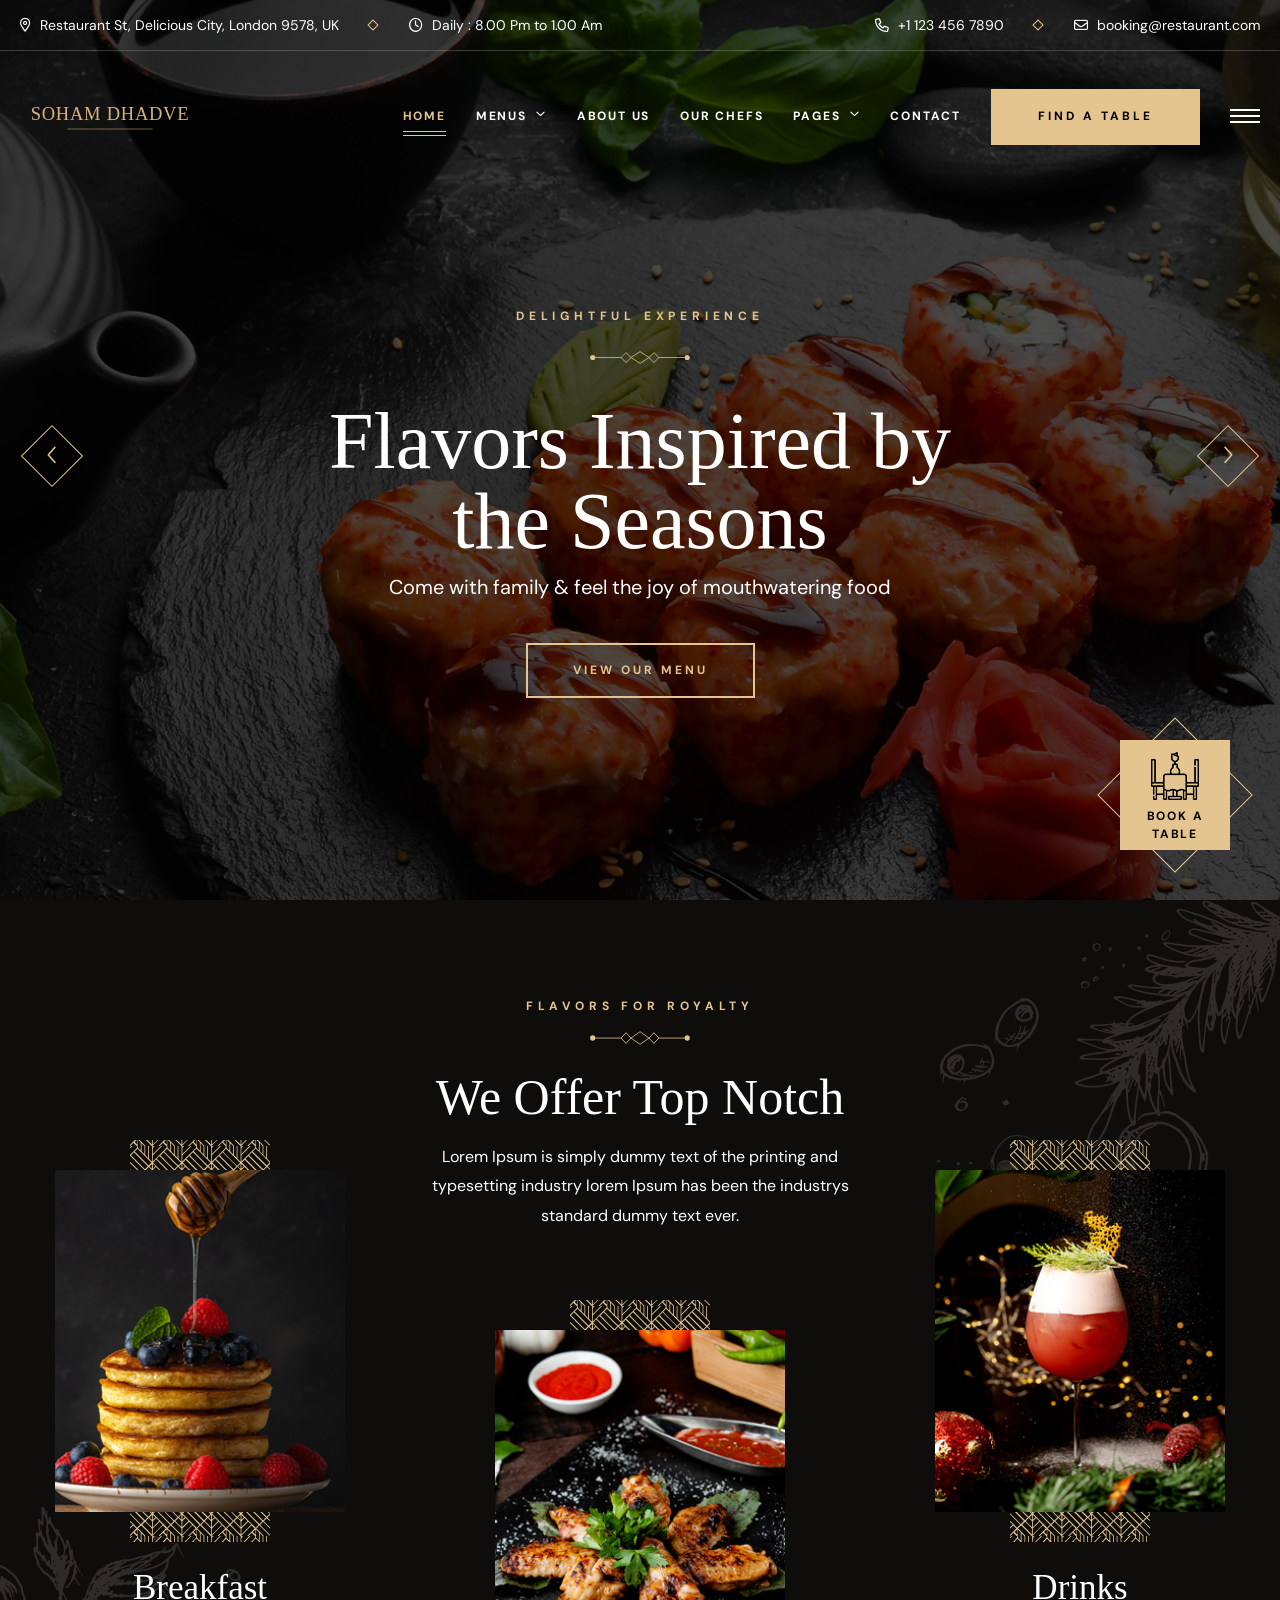
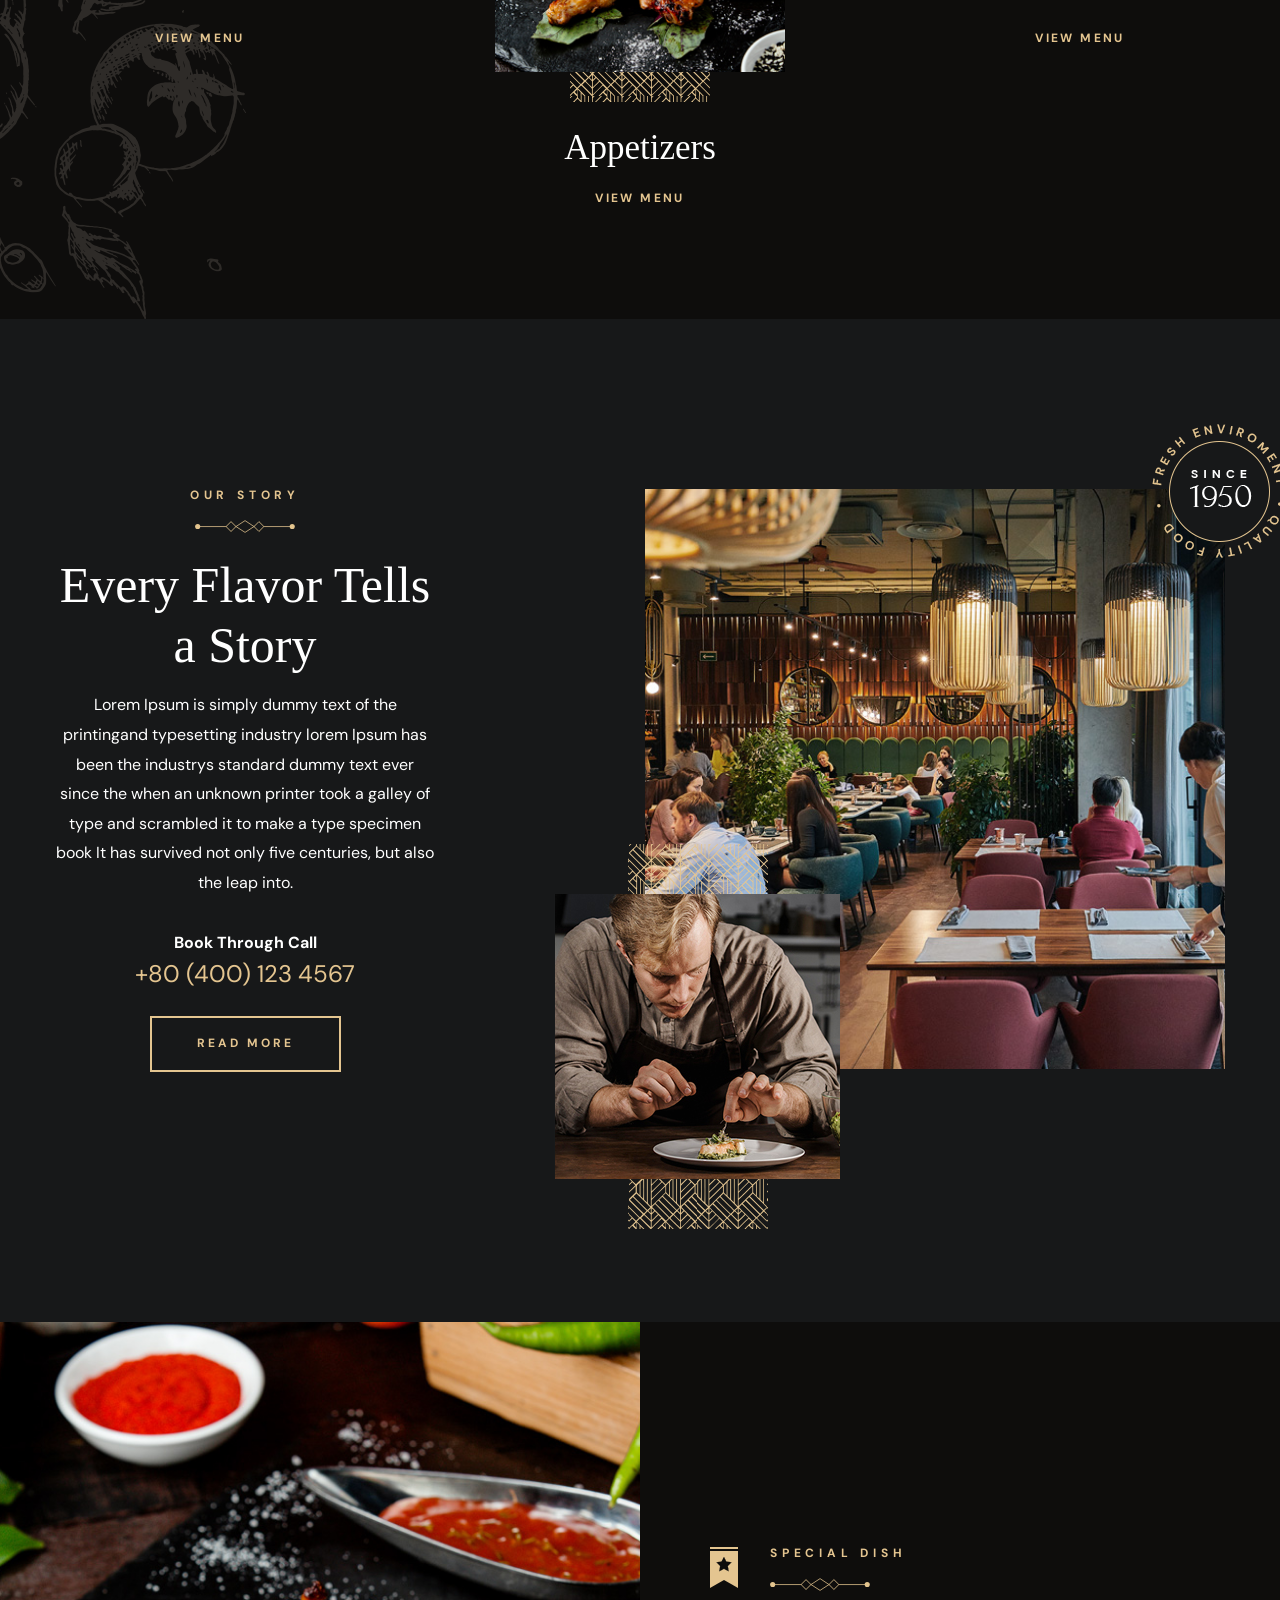
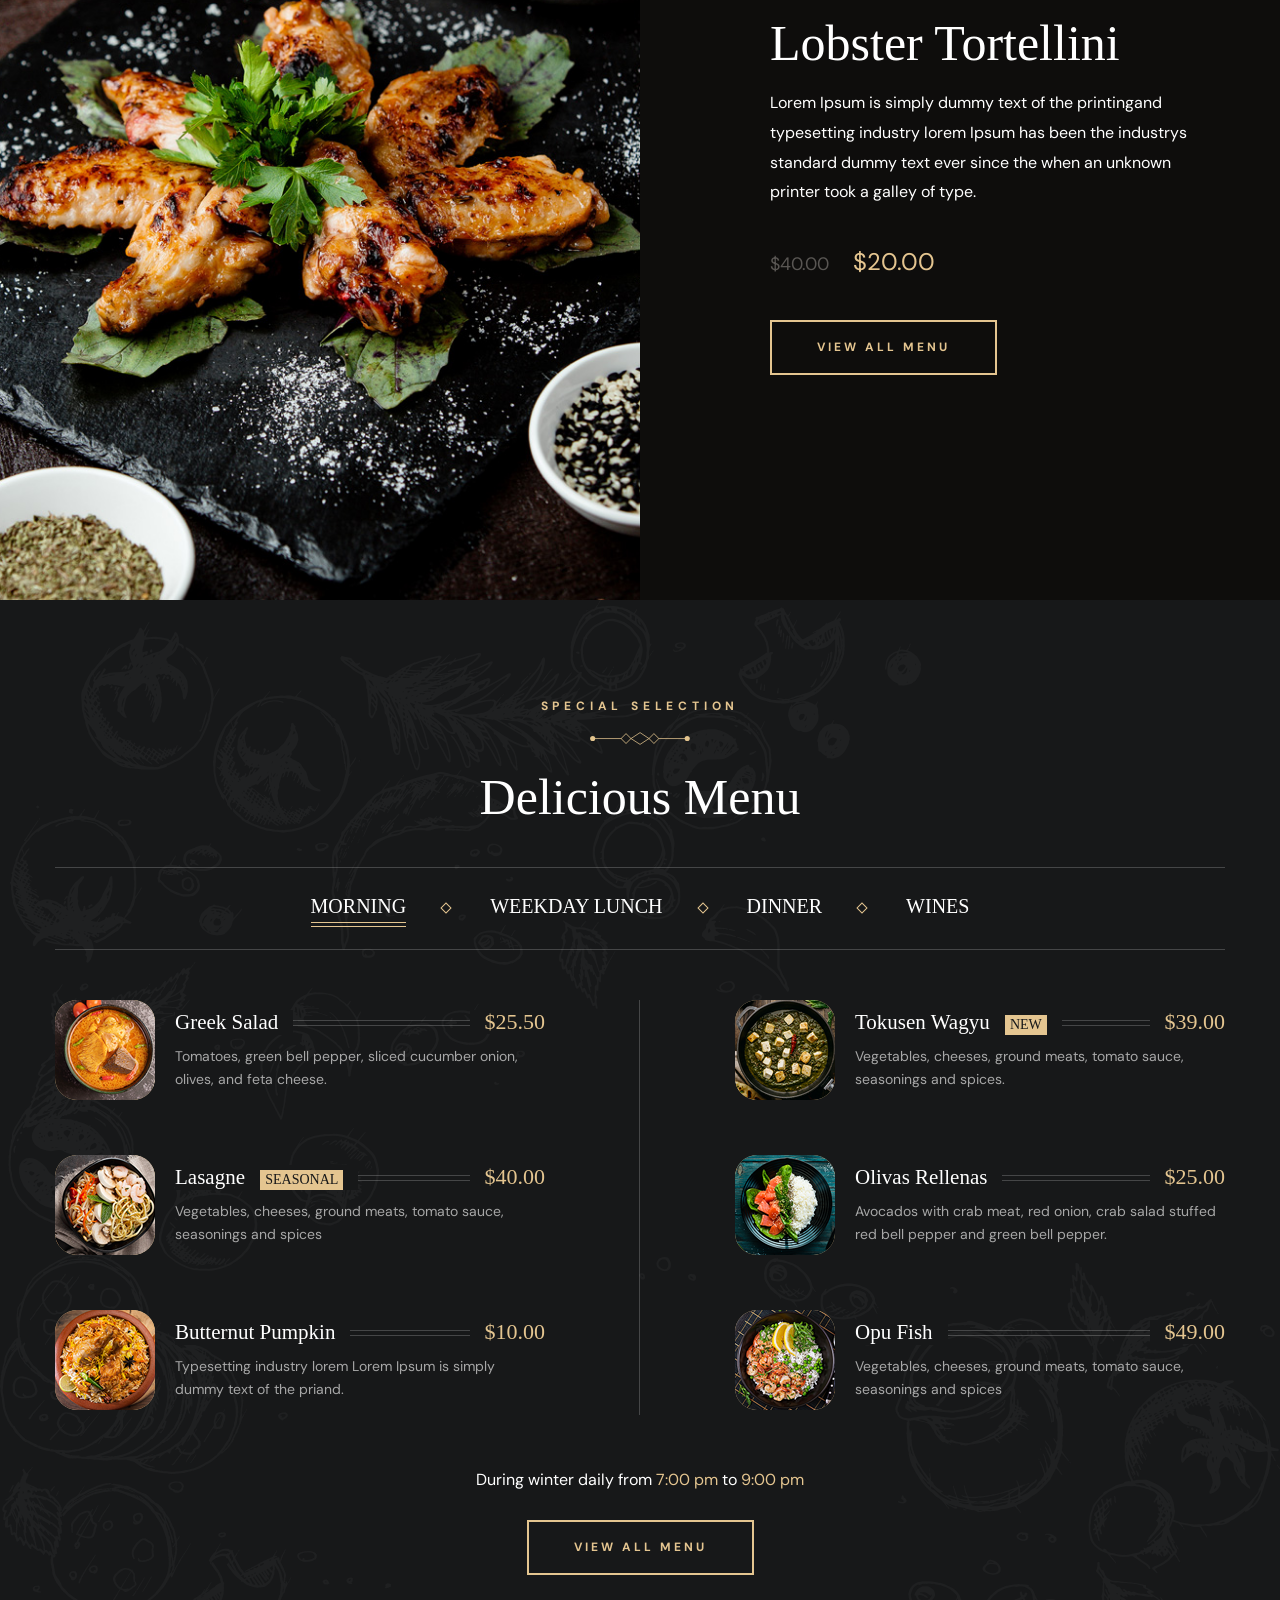
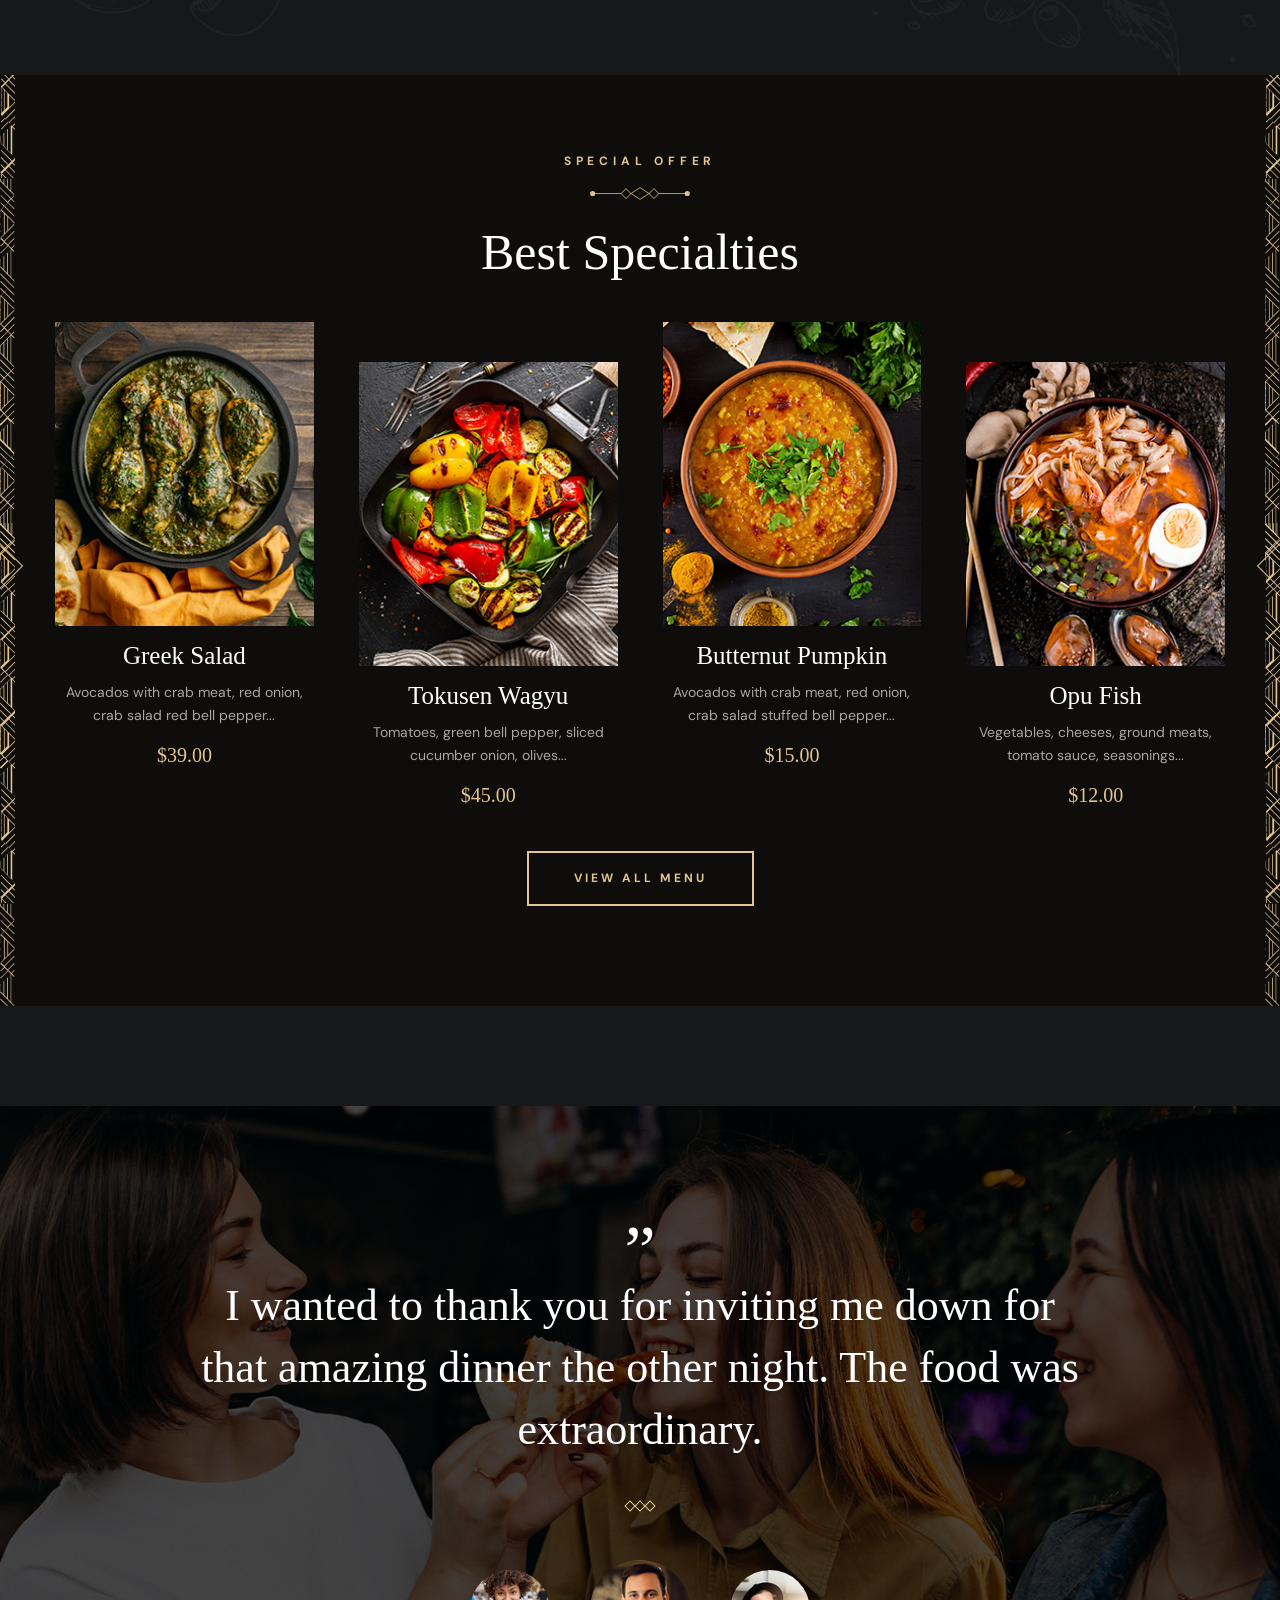
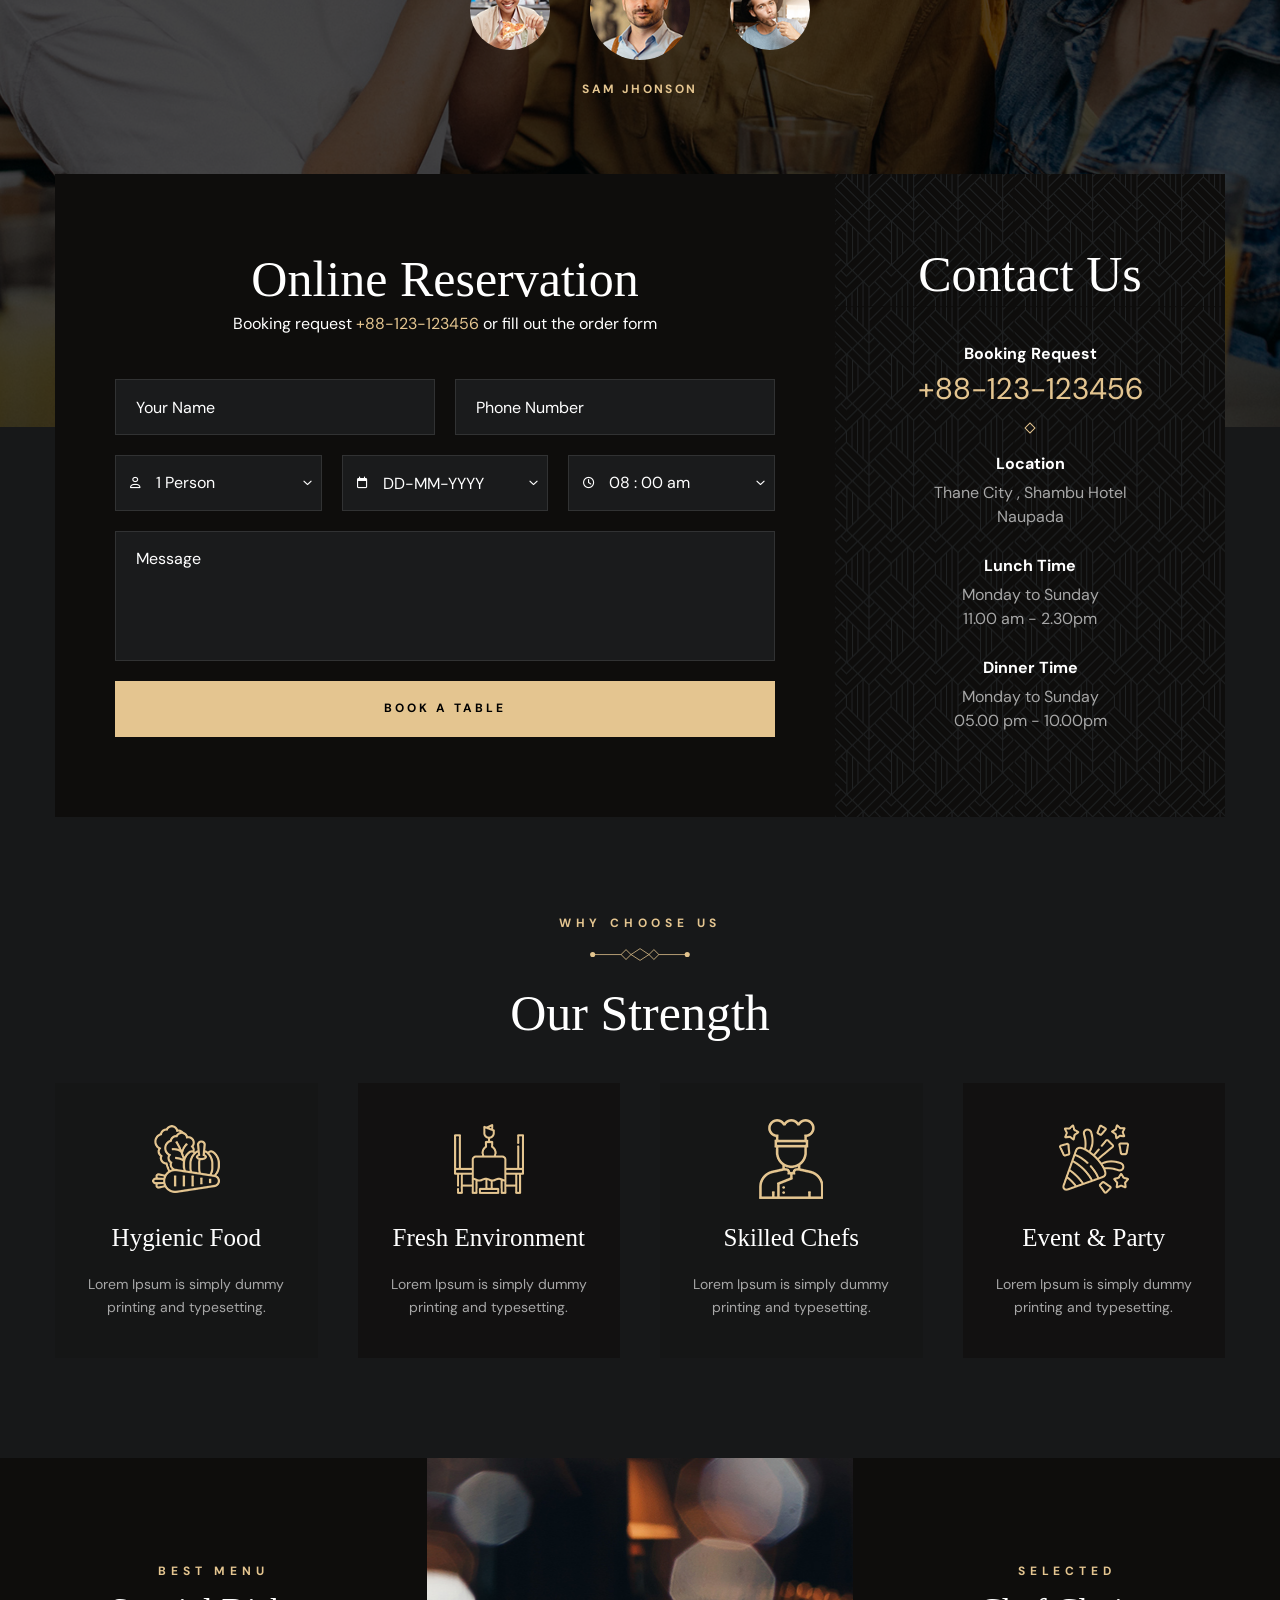
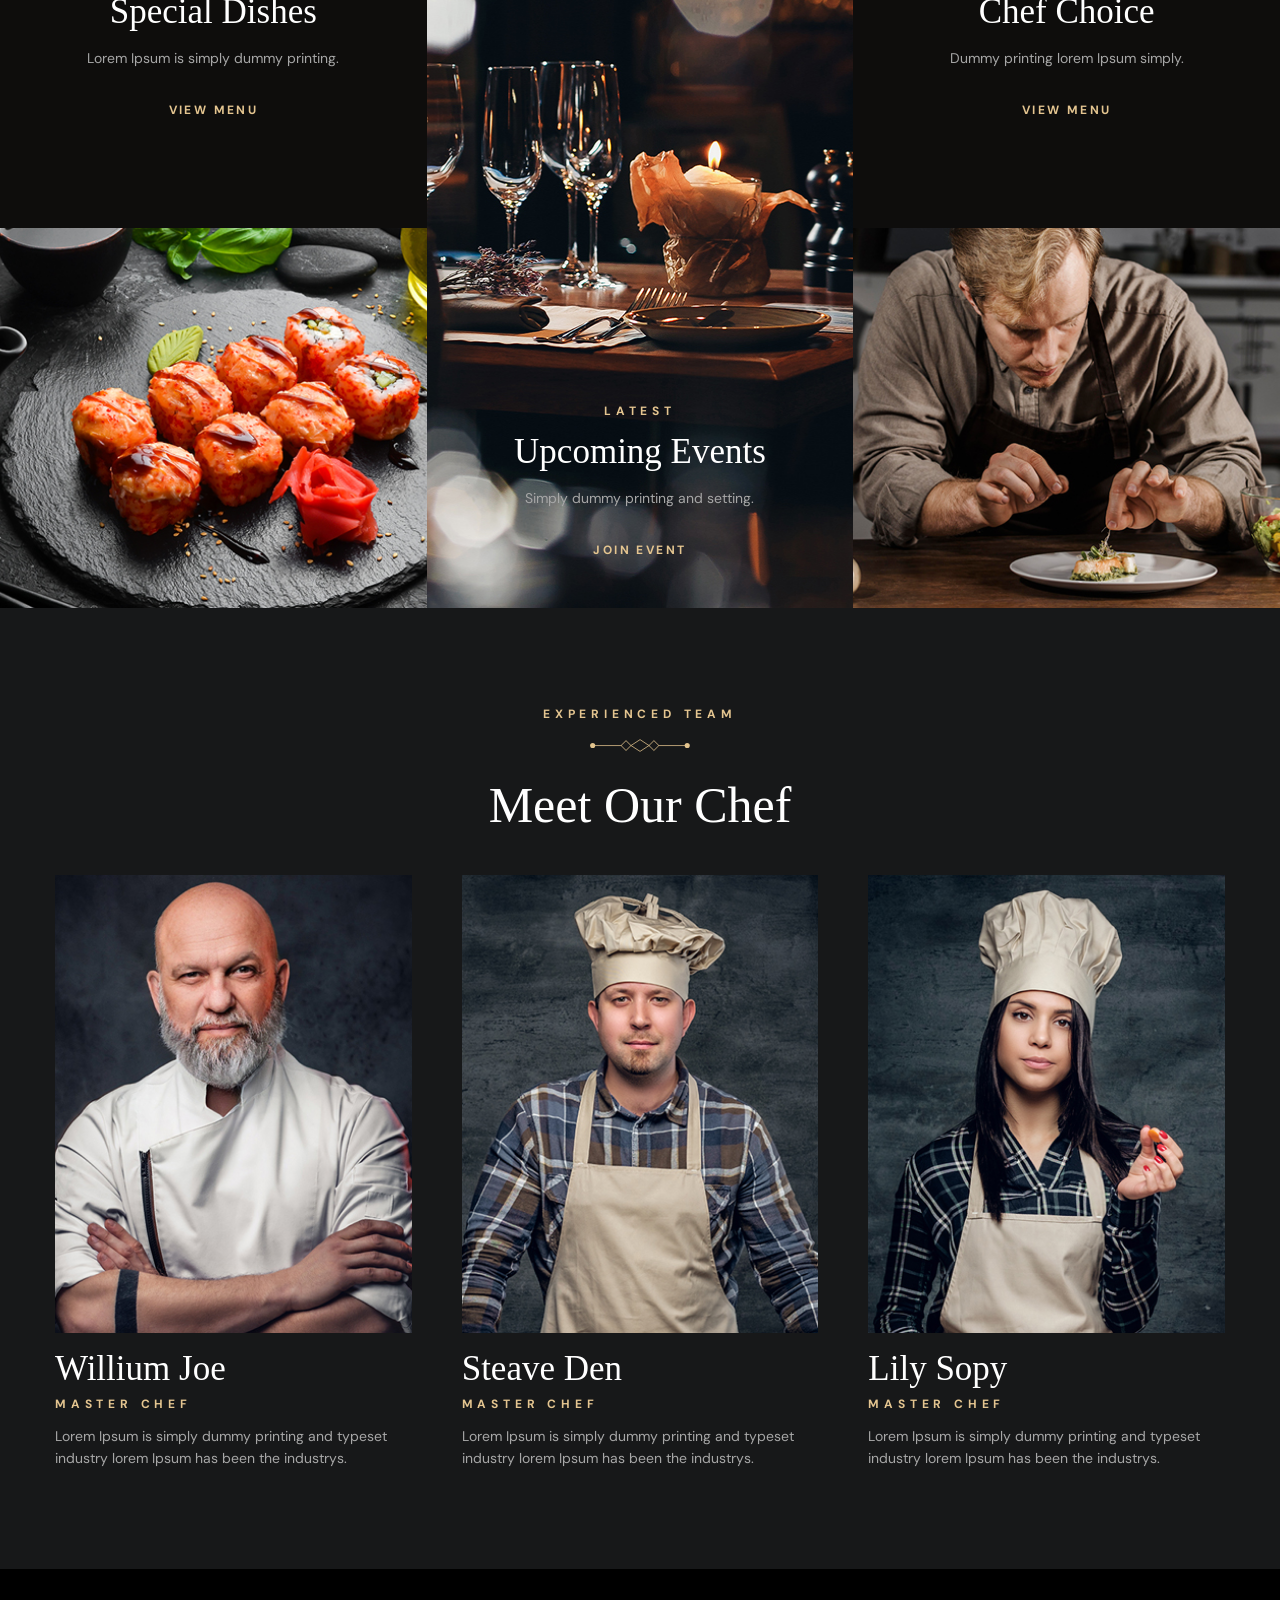
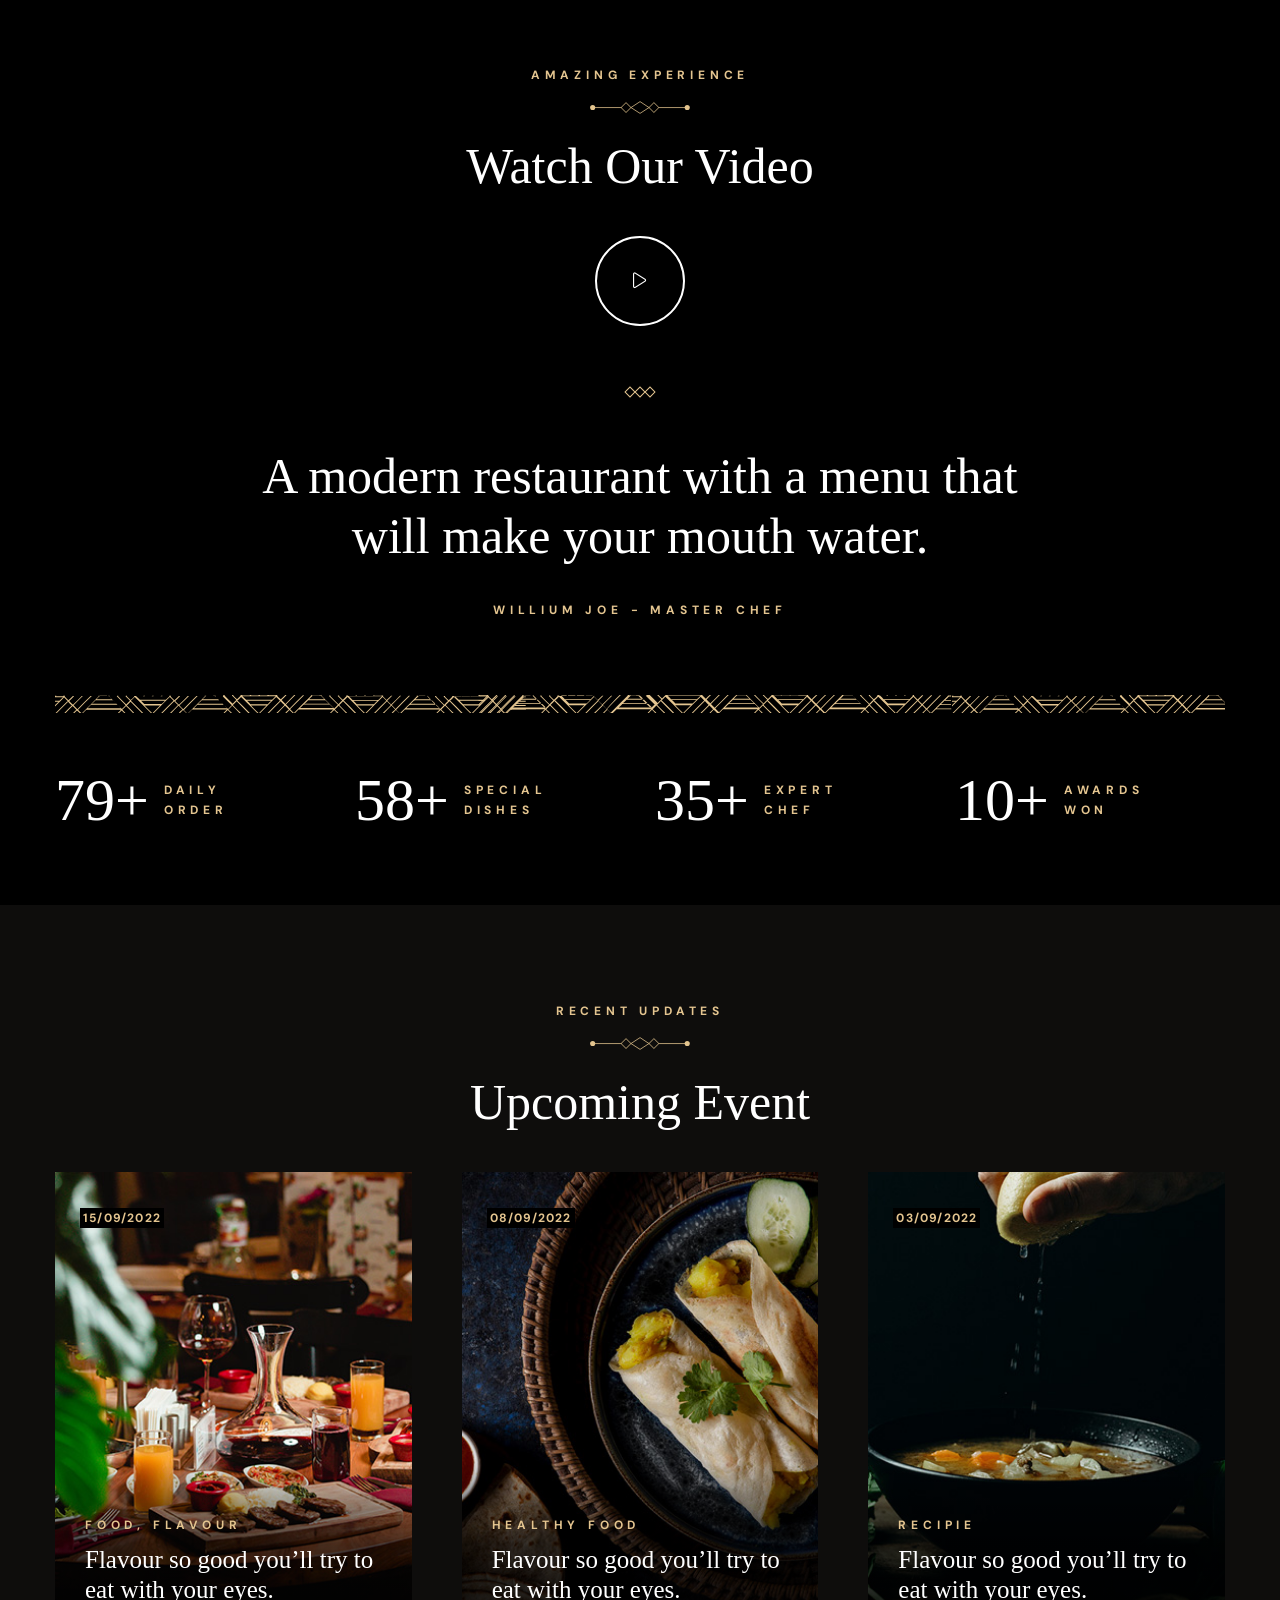
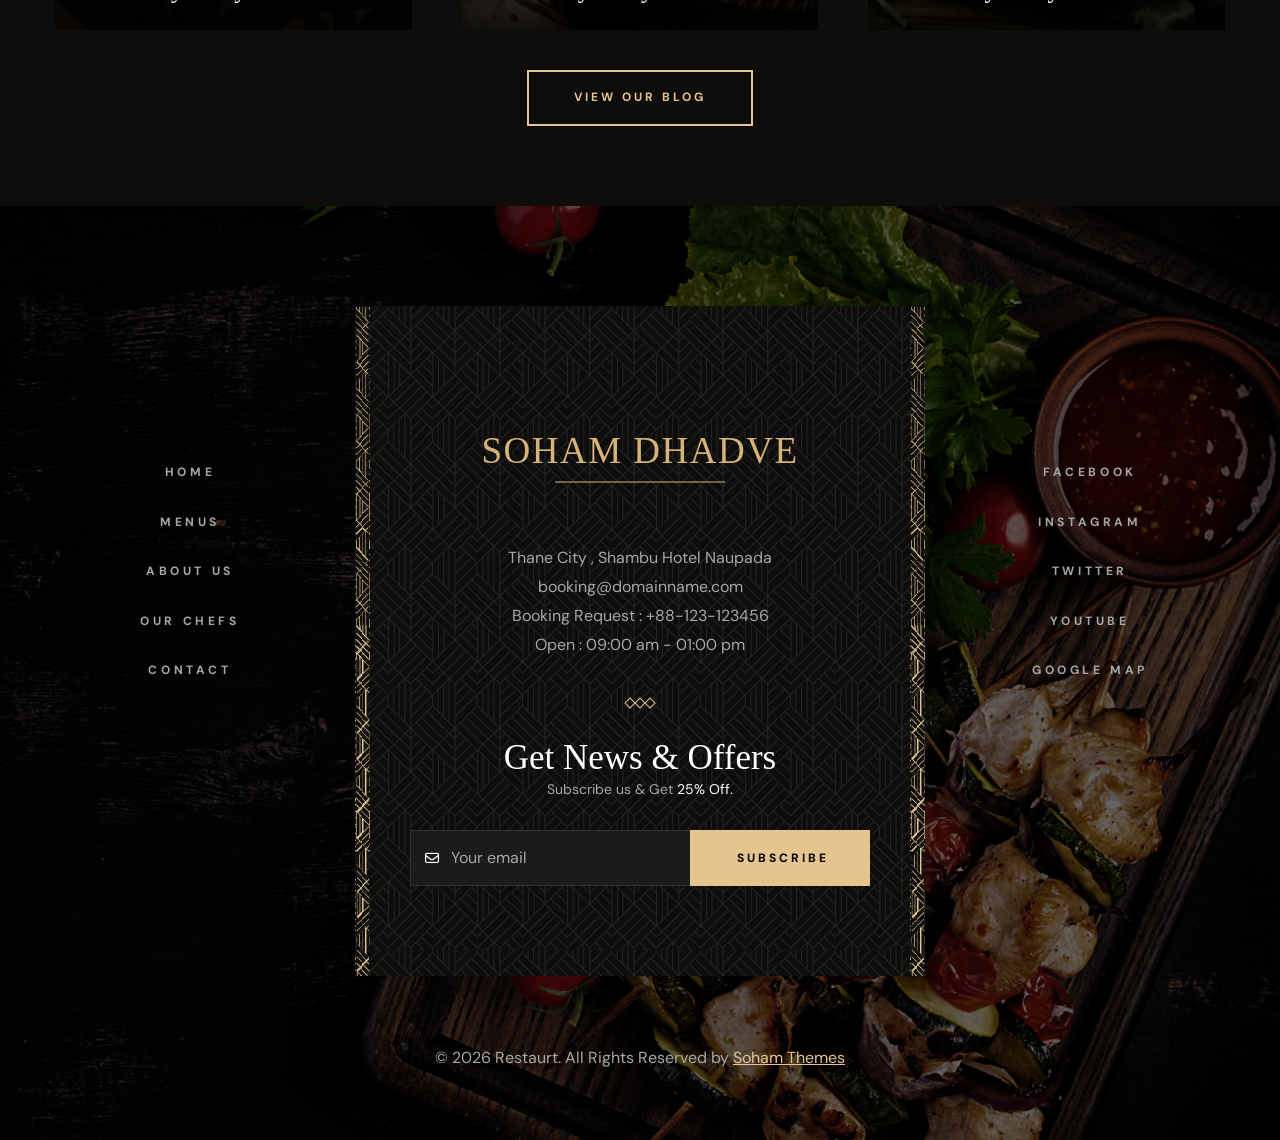
<file: index.html>
<!DOCTYPE html>
<html lang="en">

<head>
    <meta charset="utf-8">
    <title>Soham Dhadve | Restaurant & Dining Website Made by Soham Dhadve</title>
    <!-- Stylesheets -->
    <link href="css/bootstrap.css" rel="stylesheet">
    <link href="css/style.css" rel="stylesheet">
    <link rel="shortcut icon" href="images/favicon.png" type="image/x-icon">
    <link rel="icon" href="images/favicon.png" type="image/x-icon">
    <!-- Responsive -->
    <meta http-equiv="X-UA-Compatible" content="IE=edge">
    <meta name="viewport" content="width=device-width, initial-scale=1.0, maximum-scale=1.0, user-scalable=0">
    <meta name="author" content="Soham Dhadve">
    <meta name="description" content="Explore the menu, dining experience, chefs and reservations at Soham Dhadve Restaurant.">
    <meta name="creator" content="Soham Dhadve">

    <link href="css/responsive.css" rel="stylesheet">


</head>

<body>
    <div class="page-wrapper">

        <!-- Preloader -->
        <div class="loader-wrap">
            <div class="preloader">
                <div class="preloader-close">x</div>
                <div id="handle-preloader" class="handle-preloader">
                    <div class="animation-preloader">
                        <div class="spinner"></div>
                        <div class="txt-loading">
                            <span data-text-preloader="S" class="letters-loading">
                                S
                            </span><span data-text-preloader="O" class="letters-loading">
                                O
                            </span><span data-text-preloader="H" class="letters-loading">
                                H
                            </span><span data-text-preloader="A" class="letters-loading">
                                A
                            </span><span data-text-preloader="M" class="letters-loading">
                                M
                            </span>
                        </div>
                    </div>
                </div>
            </div>
        </div>
        <!-- Preloader End -->

        <!-- Main Header-->
        <header class="main-header header-down">
            <div class="header-top">
                <div class="auto-container">
                    <div class="inner clearfix">
                        <div class="top-left clearfix">
                            <ul class="top-info clearfix">
                                <li><i class="icon far fa-map-marker-alt"></i> Restaurant St, Delicious City, London
                                    9578, UK</li>
                                <li><i class="icon far fa-clock"></i> Daily : 8.00 Pm to 1.00 Am</li>
                            </ul>
                        </div>
                        <div class="top-right clearfix">
                            <ul class="top-info clearfix">
                                <li><a href="tel:+11234567890"><i class="icon far fa-phone"></i> +1 123 456 7890</a>
                                </li>
                                <li><a href="mailto:booking@restaurant.com"><i class="icon far fa-envelope"></i>
                                        booking@restaurant.com</a></li>
                            </ul>
                        </div>
                    </div>
                </div>
            </div>
            <!-- Header Upper -->
            <div class="header-upper">
                <div class="auto-container">
                    <!-- Main Box -->
                    <div class="main-box clearfix">
                        <!--Logo-->
                        <div class="logo-box">
                            <div class="logo"><a href="index.html" title="Soham Dhadve Restaurant"><img
                                        src="images/soham-dhadve-logo.svg" alt="" title="Soham Dhadve Restaurant"></a>
                            </div>
                        </div>

                        <div class="nav-box clearfix">
                            <!--Nav Outer-->
                            <div class="nav-outer clearfix">
                                <nav class="main-menu">
                                    <ul class="navigation clearfix">
                                        <li class="current"><a href="index.html">Home</a>
                                        </li>
                                        <li class="dropdown has-mega-menu"><a href="soham-menu.html">Menus</a>
                                            <ul>
                                                <li>
                                                    <div class="mega-menu">
                                                        <div class="menu-inner">
                                                            <div class="auto-container">
                                                                <div class="row clearfix">
                                                                    <div class="menu-block col-lg-3 col-md-6 col-sm-6">
                                                                        <div class="image"><a
                                                                                href="soham-menu.html"><img
                                                                                    src="images/resource/menu-image-1.jpg"
                                                                                    alt=""></a></div>
                                                                        <div class="title"><a
                                                                                href="soham-menu.html">Menu list 1</a>
                                                                        </div>
                                                                    </div>
                                                                    <div class="menu-block col-lg-3 col-md-6 col-sm-6">
                                                                        <div class="image"><a
                                                                                href="soham-menu-two.html"><img
                                                                                    src="images/resource/menu-image-2.jpg"
                                                                                    alt=""></a></div>
                                                                        <div class="title"><a
                                                                                href="soham-menu-two.html">Menu list 2</a>
                                                                        </div>
                                                                    </div>
                                                                    <div class="menu-block col-lg-3 col-md-6 col-sm-6">
                                                                        <div class="image"><a
                                                                                href="soham-menu-three.html"><img
                                                                                    src="images/resource/menu-image-3.jpg"
                                                                                    alt=""></a></div>
                                                                        <div class="title"><a
                                                                                href="soham-menu-three.html">Menu list 3</a>
                                                                        </div>
                                                                    </div>
                                                                    <div class="menu-block col-lg-3 col-md-6 col-sm-6">
                                                                        <div class="image"><a
                                                                                href="soham-menu-four.html"><img
                                                                                    src="images/resource/menu-image-4.jpg"
                                                                                    alt=""></a></div>
                                                                        <div class="title"><a
                                                                                href="soham-menu-four.html">Menu list 4</a>
                                                                        </div>
                                                                    </div>
                                                                </div>
                                                            </div>
                                                        </div>
                                                    </div>
                                                </li>
                                            </ul>
                                        </li>
                                        <li><a href="soham-about.html">About Us</a></li>
                                        <li><a href="soham-chefs.html">Our chefs</a></li>
                                        <li class="dropdown"><a href="#">Pages</a>
                                            <ul>
                                                <li><a href="#">Dropdown Menu 1</a></li>
                                                <li><a href="#">Dropdown Menu 2</a></li>
                                                <li><a href="#">Dropdown Menu 3</a></li>
                                                <li class="dropdown"><a href="#">Dropdown Menu 4</a>
                                                    <ul>
                                                        <li><a href="#">Dropdown Menu level 2</a></li>
                                                        <li><a href="#">Dropdown Menu level 2</a></li>
                                                        <li><a href="#">Dropdown Menu Level 3</a></li>
                                                    </ul>
                                                </li>
                                                <li><a href="#">Dropdown Lorem 5</a></li>
                                            </ul>
                                        </li>
                                        <li><a href="soham-contact.html">Contact</a></li>
                                    </ul>
                                </nav>
                                <!-- Main Menu End-->
                            </div>
                            <!--Nav Outer End-->

                            <div class="links-box clearfix">
                                <div class="link link-btn">
                                    <a href="soham-reservation.html" class="theme-btn btn-style-one clearfix">
                                        <span class="btn-wrap">
                                            <span class="text-one">find a table</span>
                                            <span class="text-two">find a table</span>
                                        </span>
                                    </a>
                                </div>
                                <div class="link info-toggler">
                                    <button class="info-btn">
                                        <span class="hamburger">
                                            <span class="top-bun"></span>
                                            <span class="meat"></span>
                                            <span class="bottom-bun"></span>
                                        </span>
                                    </button>
                                </div>
                            </div>

                            <!-- Hidden Nav Toggler -->
                            <div class="nav-toggler">
                                <button class="hidden-bar-opener">
                                    <span class="hamburger">
                                        <span class="top-bun"></span>
                                        <span class="meat"></span>
                                        <span class="bottom-bun"></span>
                                    </span>
                                </button>
                            </div>

                        </div>

                    </div>
                </div>
            </div>
        </header>
        <!--End Main Header -->

        <!--Menu Backdrop-->
        <div class="menu-backdrop"></div>

        <!-- Hidden Navigation Bar -->
        <section class="hidden-bar">
            <!-- Hidden Bar Wrapper -->
            <div class="inner-box">
                <div class="cross-icon hidden-bar-closer"><span class="far fa-close"></span></div>
                <div class="logo-box"><a href="index.html" title="Soham Dhadve Restaurant"><img
                            src="images/soham-dhadve-logo.svg" alt=""
                            title="Soham Dhadve Restaurant"></a></div>

                <!-- .Side-menu -->
                <div class="side-menu">
                    <ul class="navigation clearfix">
                        <li class="current"><a href="index.html">Home</a>
                        </li>
                        <li class="dropdown"><a href="soham-menu.html">Menus</a>
                            <ul>
                                <li><a href="soham-menu.html">Menu List 1</a></li>
                                <li><a href="soham-menu-two.html">Menu List 2</a></li>
                                <li><a href="soham-menu-three.html">Menu List 3</a></li>
                                <li><a href="soham-menu-four.html">Menu List 4</a></li>
                            </ul>
                        </li>
                        <li><a href="soham-about.html">About Us</a></li>
                        <li><a href="soham-chefs.html">Our chefs</a></li>
                        <li class="dropdown"><a href="#">Pages</a>
                            <ul>
                                <li><a href="#">Dropdown Menu 1</a></li>
                                <li><a href="#">Dropdown Menu 2</a></li>
                                <li><a href="#">Dropdown Menu 3</a></li>
                                <li class="dropdown"><a href="#">Dropdown Menu 4</a>
                                    <ul>
                                        <li><a href="#">Dropdown Menu level 2</a></li>
                                        <li><a href="#">Dropdown Menu level 2</a></li>
                                        <li><a href="#">Dropdown Menu Level 3</a></li>
                                    </ul>
                                </li>
                                <li><a href="#">Dropdown Lorem 5</a></li>
                            </ul>
                        </li>
                        <li><a href="soham-contact.html">Contact</a></li>
                    </ul>
                </div><!-- /.Side-menu -->

                <h2>Visit Us</h2>
                <ul class="info">
                    <li>Restaurant St, Delicious City, <br>London 9578, UK</li>
                    <li>Open: 9.30 am - 2.30pm</li>
                    <li><a href="mailto:booking@domainame.com">booking@domainame.com</a></li>
                </ul>
                <div class="separator"><span></span></div>
                <div class="booking-info">
                    <div class="bk-title">Booking request</div>
                    <div class="bk-no"><a href="tel:+88-123-123456">+88-123-123456</a></div>
                </div>

            </div><!-- / Hidden Bar Wrapper -->
        </section>
        <!-- / Hidden Bar -->

        <!--Info Back Drop-->
        <div class="info-back-drop"></div>

        <!-- Hidden Bar -->
        <section class="info-bar">
            <div class="inner-box">
                <div class="cross-icon"><span class="far fa-close"></span></div>
                <div class="logo-box"><a href="index.html" title="Soham Dhadve Restaurant"><img
                            src="images/soham-dhadve-logo.svg" alt=""
                            title="Soham Dhadve Restaurant"></a></div>
                <div class="image-box"><img src="images/resource/sidebar-image.jpg" alt="" title=""></div>

                <h2>Visit Us</h2>
                <ul class="info">
                    <li>Restaurant St, Delicious City, <br>London 9578, UK</li>
                    <li>Open: 9.30 am - 2.30pm</li>
                    <li><a href="mailto:booking@domainame.com">booking@domainame.com</a></li>
                </ul>
                <div class="separator"><span></span></div>
                <div class="booking-info">
                    <div class="bk-title">Booking request</div>
                    <div class="bk-no"><a href="tel:+88-123-123456">+88-123-123456</a></div>
                </div>
            </div>
        </section>
        <!--End Hidden Bar -->

        <!-- Banner Section -->
        <section class="banner-section">

            <div class="banner-container">
                <div class="banner-slider">
                    <div class="swiper-wrapper">
                        <!--Slide Item-->
                        <div class="swiper-slide slide-item">
                            <div class="image-layer" style="background-image: url(images/main-slider/slider-1.jpg);">
                            </div>
                            <div class="auto-container">
                                <div class="content-box">
                                    <div class="content">
                                        <div class="clearfix">
                                            <div class="inner">
                                                <div class="subtitle"><span>delightful experience</span></div>
                                                <div class="pattern-image"><img src="images/icons/separator.svg" alt=""
                                                        title=""></div>
                                                <h1><span>Flavors Inspired by <br>the Seasons</span></h1>
                                                <div class="text">Come with family & feel the joy of mouthwatering food
                                                </div>
                                                <div class="links-box wow fadeInUp" data-wow-delay="0ms"
                                                    data-wow-duration="1500ms">
                                                    <div class="link">
                                                        <a href="soham-menu.html"
                                                            class="theme-btn btn-style-two clearfix">
                                                            <span class="btn-wrap">
                                                                <span class="text-one">view our menu</span>
                                                                <span class="text-two">view our menu</span>
                                                            </span>
                                                        </a>
                                                    </div>
                                                </div>
                                            </div>

                                        </div>
                                    </div>
                                </div>
                            </div>
                        </div>
                        <!--Slide Item-->
                        <div class="swiper-slide slide-item">
                            <div class="image-layer" style="background-image: url(images/main-slider/slider-2.jpg);">
                            </div>
                            <div class="auto-container">
                                <div class="content-box">
                                    <div class="content">
                                        <div class="clearfix">
                                            <div class="inner">
                                                <div class="subtitle"><span>amazing & delicious</span></div>
                                                <div class="pattern-image"><img src="images/icons/separator.svg" alt=""
                                                        title=""></div>
                                                <h1><span>Where every flavor <br>tells a story</span></h1>
                                                <div class="text">Come with family & feel the joy of mouthwatering food
                                                </div>
                                                <div class="links-box clearfix">
                                                    <div class="link">
                                                        <a href="soham-menu-two.html"
                                                            class="theme-btn btn-style-two clearfix">
                                                            <span class="btn-wrap">
                                                                <span class="text-one">view our menu</span>
                                                                <span class="text-two">view our menu</span>
                                                            </span>
                                                        </a>
                                                    </div>
                                                </div>
                                            </div>

                                        </div>
                                    </div>
                                </div>
                            </div>
                        </div>
                        <!--Slide Item-->
                        <div class="swiper-slide slide-item">
                            <div class="image-layer" style="background-image: url(images/main-slider/slider-3.jpg);">
                            </div>
                            <div class="auto-container">
                                <div class="content-box">
                                    <div class="content">
                                        <div class="clearfix">
                                            <div class="inner">
                                                <div class="subtitle"><span>Tradational & Hygine</span></div>
                                                <div class="pattern-image"><img src="images/icons/separator.svg" alt=""
                                                        title=""></div>
                                                <h1><span>For the love of <br>delicious food</span></h1>
                                                <div class="text">Come with family & feel the joy of mouthwatering food
                                                </div>
                                                <div class="links-box clearfix">
                                                    <div class="link">
                                                        <a href="soham-menu-three.html"
                                                            class="theme-btn btn-style-two clearfix">
                                                            <span class="btn-wrap">
                                                                <span class="text-one">view our menu</span>
                                                                <span class="text-two">view our menu</span>
                                                            </span>
                                                        </a>
                                                    </div>
                                                </div>
                                            </div>

                                        </div>
                                    </div>
                                </div>
                            </div>
                        </div>
                    </div>
                    <div class="swiper-button-prev"><span class="fal fa-angle-left"></span></div>
                    <div class="swiper-button-next"><span class="fal fa-angle-right"></span></div>
                </div>
            </div>

            <div class="book-btn"><a href="soham-reservation.html" class="theme-btn"><span class="icon"><img
                            src="images/resource/book-icon-1.png" alt="" title=""></span><span class="txt">book a
                        table</span></a></div>
        </section>
        <!--End Banner Section -->

        <!--We Offer Section-->
        <section class="we-offer-section">
            <div class="left-bot-bg"><img src="images/background/bg-1.png" alt="" title=""></div>
            <div class="right-top-bg"><img src="images/background/bg-2.png" alt="" title=""></div>
            <div class="auto-container">
                <div class="title-box centered">
                    <div class="subtitle"><span>Flavors for royalty</span></div>
                    <div class="pattern-image"><img src="images/icons/separator.svg" alt="" title=""></div>
                    <h2>We Offer Top Notch</h2>
                    <div class="text">Lorem Ipsum is simply dummy text of the printing and typesetting industry lorem
                        Ipsum has been the industrys standard dummy text ever.</div>
                </div>
                <div class="row justify-content-center clearfix">
                    <!--Block-->
                    <div class="offer-block col-xl-4 col-lg-4 col-md-6 col-sm-12">
                        <div class="inner-box wow fadeInUp" data-wow-duration="1500ms" data-wow-delay="0ms">
                            <div class="image"><a href="soham-menu.html"><img src="images/resource/offer-image-1.jpg"
                                        alt=""></a></div>
                            <h3><a href="soham-menu.html">Breakfast</a></h3>
                            <div class="more-link"><a href="soham-menu.html">view menu</a></div>
                        </div>
                    </div>

                    <!--Block-->
                    <div class="offer-block col-xl-4 col-lg-4 col-md-6 col-sm-12">
                        <div class="inner-box wow fadeInUp" data-wow-duration="1500ms" data-wow-delay="300ms">
                            <div class="image"><a href="soham-menu-two.html"><img src="images/resource/offer-image-2.jpg"
                                        alt=""></a></div>
                            <h3><a href="soham-menu-two.html">Appetizers</a></h3>
                            <div class="more-link"><a href="soham-menu-two.html">view menu</a></div>
                        </div>
                    </div>

                    <!--Block-->
                    <div class="offer-block col-xl-4 col-lg-4 col-md-6 col-sm-12">
                        <div class="inner-box wow fadeInUp" data-wow-duration="1500ms" data-wow-delay="600ms">
                            <div class="image"><a href="soham-menu-three.html"><img src="images/resource/offer-image-3.jpg"
                                        alt=""></a></div>
                            <h3><a href="soham-menu-three.html">Drinks</a></h3>
                            <div class="more-link"><a href="soham-menu-three.html">view menu</a></div>
                        </div>
                    </div>

                </div>
            </div>
        </section>

        <!--Story Section-->
        <section class="story-section">
            <div class="left-bg"><img src="images/background/bg-3.png" alt="" title=""></div>
            <div class="auto-container">
                <div class="row clearfix">
                    <!--Col-->
                    <div class="text-col col-xl-5 col-lg-5 col-md-12 col-sm-12">
                        <div class="inner wow fadeInLeft" data-wow-duration="1500ms" data-wow-delay="0ms">
                            <div class="title-box centered">
                                <div class="subtitle"><span>Our story</span></div>
                                <div class="pattern-image"><img src="images/icons/separator.svg" alt="" title=""></div>
                                <h2>Every Flavor Tells a Story</h2>
                                <div class="text">Lorem Ipsum is simply dummy text of the printingand typesetting
                                    industry lorem Ipsum has been the industrys standard dummy text ever since the when
                                    an unknown printer took a galley of type and scrambled it to make a type specimen
                                    book It has survived not only five centuries, but also the leap into.</div>
                            </div>
                            <div class="booking-info">
                                <div class="bk-title">Book Through Call</div>
                                <div class="bk-no"><a href="tel:+80-400-123456">+80 (400) 123 4567</a></div>

                                <div class="link-box">
                                    <a href="soham-about.html" class="theme-btn btn-style-two clearfix">
                                        <span class="btn-wrap">
                                            <span class="text-one">Read More</span>
                                            <span class="text-two">Read More</span>
                                        </span>
                                    </a>
                                </div>

                            </div>
                        </div>
                    </div>
                    <!--Col-->
                    <div class="image-col col-xl-7 col-lg-7 col-md-12 col-sm-12">
                        <div class="inner wow fadeInRight" data-wow-duration="1500ms" data-wow-delay="0ms">
                            <div class="round-stamp"><img src="images/resource/badge-1.png" alt=""></div>
                            <div class="images parallax-scene-1">
                                <div class="image" data-depth="0.15"><img src="images/resource/image-1.jpg" alt="">
                                </div>
                                <div class="image" data-depth="0.30"><img src="images/resource/image-2.jpg" alt="">
                                </div>
                            </div>
                        </div>
                    </div>

                </div>
            </div>
        </section>

        <!--Special Dish Section-->
        <section class="special-dish">
            <div class="bottom-image"><img src="images/resource/image-3.png" alt="" title=""></div>
            <div class="outer-container">
                <div class="row clearfix">
                    <!--Col-->
                    <div class="image-col col-xl-6 col-lg-6 col-md-12 col-sm-12">
                        <div class="inner wow fadeInLeft" data-wow-duration="1500ms" data-wow-delay="0ms">
                            <div class="image-layer" style="background-image: url(images/background/image-1.jpg);">
                            </div>
                            <div class="image"><img src="images/background/image-1.jpg" alt=""></div>
                        </div>
                    </div>
                    <!--Col-->
                    <div class="content-col col-xl-6 col-lg-6 col-md-12 col-sm-12">
                        <div class="right-bg"><img src="images/background/bg-4.png" alt="" title=""></div>
                        <div class="inner wow fadeInRight" data-wow-duration="1500ms" data-wow-delay="0ms">
                            <div class="title-box">
                                <span class="badge-icon"><img src="images/resource/badge-2.png" alt="" title=""></span>
                                <div class="subtitle"><span>Special dish</span></div>
                                <div class="pattern-image"><img src="images/icons/separator.svg" alt="" title=""></div>
                                <h2>Lobster Tortellini</h2>
                                <div class="text">Lorem Ipsum is simply dummy text of the printingand typesetting
                                    industry lorem Ipsum has been the industrys standard dummy text ever since the when
                                    an unknown printer took a galley of type.</div>
                            </div>
                            <div class="price"><span class="old">$40.00</span> <span class="new">$20.00</span></div>
                            <div class="link-box">
                                <a href="soham-menu.html" class="theme-btn btn-style-two clearfix">
                                    <span class="btn-wrap">
                                        <span class="text-one">view all menu</span>
                                        <span class="text-two">view all menu</span>
                                    </span>
                                </a>
                            </div>
                        </div>
                    </div>

                </div>
            </div>
        </section>

        <!--Menu Section-->
        <section class="menu-section">
            <div class="left-bg"><img src="images/background/bg-5.png" alt="" title=""></div>
            <div class="right-bg"><img src="images/background/bg-6.png" alt="" title=""></div>
            <div class="auto-container">
                <div class="title-box centered">
                    <div class="subtitle"><span>Special selection</span></div>
                    <div class="pattern-image"><img src="images/icons/separator.svg" alt="" title=""></div>
                    <h2>Delicious Menu</h2>
                </div>

                <div class="tabs-box menu-tabs">
                    <div class="buttons">
                        <ul class="tab-buttons clearfix">
                            <li class="tab-btn active-btn" data-tab="#tab-1"><span>MORNING</span></li>
                            <li class="tab-btn" data-tab="#tab-2"><span>WEEKDAY LUNCH</span></li>
                            <li class="tab-btn" data-tab="#tab-3"><span>DINNER</span></li>
                            <li class="tab-btn" data-tab="#tab-4"><span>WINES</span></li>
                        </ul>
                    </div>
                    <div class="tabs-content">
                        <!--Tab-->
                        <div class="tab active-tab" id="tab-1">
                            <div class="row clearfix">
                                <div class="menu-col col-lg-6 col-md-12 col-sm-12">
                                    <div class="inner">
                                        <!--Block-->
                                        <div class="dish-block">
                                            <div class="inner-box">
                                                <div class="dish-image"><a href="#"><img
                                                            src="images/resource/menu-image-5.png" alt=""></a></div>
                                                <div class="title clearfix">
                                                    <div class="ttl clearfix">
                                                        <h5><a href="#">Greek Salad</a></h5>
                                                    </div>
                                                    <div class="price"><span>$25.50</span></div>
                                                </div>
                                                <div class="text desc"><a href="#">Tomatoes, green bell pepper, sliced
                                                        cucumber onion, olives, and feta cheese.</a></div>
                                            </div>
                                        </div>
                                        <!--Block-->
                                        <div class="dish-block">
                                            <div class="inner-box">
                                                <div class="dish-image"><a href="#"><img
                                                            src="images/resource/menu-image-6.png" alt=""></a></div>
                                                <div class="title clearfix">
                                                    <div class="ttl clearfix">
                                                        <h5><a href="#">Lasagne <span class="s-info">SEASONAL</span></a>
                                                        </h5>
                                                    </div>
                                                    <div class="price"><span>$40.00</span></div>
                                                </div>
                                                <div class="text desc"><a href="#">Vegetables, cheeses, ground meats,
                                                        tomato sauce, seasonings and spices</a></div>
                                            </div>
                                        </div>
                                        <!--Block-->
                                        <div class="dish-block">
                                            <div class="inner-box">
                                                <div class="dish-image"><a href="#"><img
                                                            src="images/resource/menu-image-7.png" alt=""></a></div>
                                                <div class="title clearfix">
                                                    <div class="ttl clearfix">
                                                        <h5><a href="#">Butternut Pumpkin</a></h5>
                                                    </div>
                                                    <div class="price"><span>$10.00</span></div>
                                                </div>
                                                <div class="text desc"><a href="#">Typesetting industry lorem Lorem
                                                        Ipsum is simply dummy text of the priand.</a></div>
                                            </div>
                                        </div>
                                    </div>
                                </div>
                                <div class="menu-col col-lg-6 col-md-12 col-sm-12">
                                    <div class="inner">
                                        <!--Block-->
                                        <div class="dish-block">
                                            <div class="inner-box">
                                                <div class="dish-image"><a href="#"><img
                                                            src="images/resource/menu-image-8.png" alt=""></a></div>
                                                <div class="title clearfix">
                                                    <div class="ttl clearfix">
                                                        <h5><a href="#">Tokusen Wagyu <span
                                                                    class="s-info">NEW</span></a></h5>
                                                    </div>
                                                    <div class="price"><span>$39.00</span></div>
                                                </div>
                                                <div class="text desc"><a href="#">Vegetables, cheeses, ground meats,
                                                        tomato sauce, seasonings and spices.</a></div>
                                            </div>
                                        </div>
                                        <!--Block-->
                                        <div class="dish-block">
                                            <div class="inner-box">
                                                <div class="dish-image"><a href="#"><img
                                                            src="images/resource/menu-image-9.png" alt=""></a></div>
                                                <div class="title clearfix">
                                                    <div class="ttl clearfix">
                                                        <h5><a href="#">Olivas Rellenas</a></h5>
                                                    </div>
                                                    <div class="price"><span>$25.00</span></div>
                                                </div>
                                                <div class="text desc"><a href="#">Avocados with crab meat, red onion,
                                                        crab salad stuffed red bell pepper and green bell pepper.</a>
                                                </div>
                                            </div>
                                        </div>
                                        <!--Block-->
                                        <div class="dish-block">
                                            <div class="inner-box">
                                                <div class="dish-image"><a href="#"><img
                                                            src="images/resource/menu-image-10.png" alt=""></a></div>
                                                <div class="title clearfix">
                                                    <div class="ttl clearfix">
                                                        <h5><a href="#">Opu Fish</a></h5>
                                                    </div>
                                                    <div class="price"><span>$49.00</span></div>
                                                </div>
                                                <div class="text desc"><a href="#">Vegetables, cheeses, ground meats,
                                                        tomato sauce, seasonings and spices</a></div>
                                            </div>
                                        </div>
                                    </div>
                                </div>
                            </div>
                        </div>
                        <!--Tab-->
                        <div class="tab" id="tab-2">
                            <div class="row clearfix">
                                <div class="menu-col col-lg-6 col-md-12 col-sm-12">
                                    <div class="inner">
                                        <!--Block-->
                                        <div class="dish-block">
                                            <div class="inner-box">
                                                <div class="dish-image"><a href="#"><img
                                                            src="images/resource/menu-image-5.png" alt=""></a></div>
                                                <div class="title clearfix">
                                                    <div class="ttl clearfix">
                                                        <h5><a href="#">Greek Salad</a></h5>
                                                    </div>
                                                    <div class="price"><span>$25.50</span></div>
                                                </div>
                                                <div class="text desc"><a href="#">Tomatoes, green bell pepper, sliced
                                                        cucumber onion, olives, and feta cheese.</a></div>
                                            </div>
                                        </div>
                                        <!--Block-->
                                        <div class="dish-block">
                                            <div class="inner-box">
                                                <div class="dish-image"><a href="#"><img
                                                            src="images/resource/menu-image-6.png" alt=""></a></div>
                                                <div class="title clearfix">
                                                    <div class="ttl clearfix">
                                                        <h5><a href="#">Lasagne <span class="s-info">SEASONAL</span></a>
                                                        </h5>
                                                    </div>
                                                    <div class="price"><span>$40.00</span></div>
                                                </div>
                                                <div class="text desc"><a href="#">Vegetables, cheeses, ground meats,
                                                        tomato sauce, seasonings and spices</a></div>
                                            </div>
                                        </div>
                                        <!--Block-->
                                        <div class="dish-block">
                                            <div class="inner-box">
                                                <div class="dish-image"><a href="#"><img
                                                            src="images/resource/menu-image-7.png" alt=""></a></div>
                                                <div class="title clearfix">
                                                    <div class="ttl clearfix">
                                                        <h5><a href="#">Butternut Pumpkin</a></h5>
                                                    </div>
                                                    <div class="price"><span>$10.00</span></div>
                                                </div>
                                                <div class="text desc"><a href="#">Typesetting industry lorem Lorem
                                                        Ipsum is simply dummy text of the priand.</a></div>
                                            </div>
                                        </div>
                                    </div>
                                </div>
                                <div class="menu-col col-lg-6 col-md-12 col-sm-12">
                                    <div class="inner">
                                        <!--Block-->
                                        <div class="dish-block">
                                            <div class="inner-box">
                                                <div class="dish-image"><a href="#"><img
                                                            src="images/resource/menu-image-8.png" alt=""></a></div>
                                                <div class="title clearfix">
                                                    <div class="ttl clearfix">
                                                        <h5><a href="#">Tokusen Wagyu <span
                                                                    class="s-info">NEW</span></a></h5>
                                                    </div>
                                                    <div class="price"><span>$39.00</span></div>
                                                </div>
                                                <div class="text desc"><a href="#">Vegetables, cheeses, ground meats,
                                                        tomato sauce, seasonings and spices.</a></div>
                                            </div>
                                        </div>
                                        <!--Block-->
                                        <div class="dish-block">
                                            <div class="inner-box">
                                                <div class="dish-image"><a href="#"><img
                                                            src="images/resource/menu-image-9.png" alt=""></a></div>
                                                <div class="title clearfix">
                                                    <div class="ttl clearfix">
                                                        <h5><a href="#">Olivas Rellenas</a></h5>
                                                    </div>
                                                    <div class="price"><span>$25.00</span></div>
                                                </div>
                                                <div class="text desc"><a href="#">Avocados with crab meat, red onion,
                                                        crab salad stuffed red bell pepper and green bell pepper.</a>
                                                </div>
                                            </div>
                                        </div>
                                        <!--Block-->
                                        <div class="dish-block">
                                            <div class="inner-box">
                                                <div class="dish-image"><a href="#"><img
                                                            src="images/resource/menu-image-10.png" alt=""></a></div>
                                                <div class="title clearfix">
                                                    <div class="ttl clearfix">
                                                        <h5><a href="#">Opu Fish</a></h5>
                                                    </div>
                                                    <div class="price"><span>$49.00</span></div>
                                                </div>
                                                <div class="text desc"><a href="#">Vegetables, cheeses, ground meats,
                                                        tomato sauce, seasonings and spices</a></div>
                                            </div>
                                        </div>
                                    </div>
                                </div>
                            </div>
                        </div>
                        <!--Tab-->
                        <div class="tab" id="tab-3">
                            <div class="row clearfix">
                                <div class="menu-col col-lg-6 col-md-12 col-sm-12">
                                    <div class="inner">
                                        <!--Block-->
                                        <div class="dish-block">
                                            <div class="inner-box">
                                                <div class="dish-image"><a href="#"><img
                                                            src="images/resource/menu-image-5.png" alt=""></a></div>
                                                <div class="title clearfix">
                                                    <div class="ttl clearfix">
                                                        <h5><a href="#">Greek Salad</a></h5>
                                                    </div>
                                                    <div class="price"><span>$25.50</span></div>
                                                </div>
                                                <div class="text desc"><a href="#">Tomatoes, green bell pepper, sliced
                                                        cucumber onion, olives, and feta cheese.</a></div>
                                            </div>
                                        </div>
                                        <!--Block-->
                                        <div class="dish-block">
                                            <div class="inner-box">
                                                <div class="dish-image"><a href="#"><img
                                                            src="images/resource/menu-image-6.png" alt=""></a></div>
                                                <div class="title clearfix">
                                                    <div class="ttl clearfix">
                                                        <h5><a href="#">Lasagne <span class="s-info">SEASONAL</span></a>
                                                        </h5>
                                                    </div>
                                                    <div class="price"><span>$40.00</span></div>
                                                </div>
                                                <div class="text desc"><a href="#">Vegetables, cheeses, ground meats,
                                                        tomato sauce, seasonings and spices</a></div>
                                            </div>
                                        </div>
                                        <!--Block-->
                                        <div class="dish-block">
                                            <div class="inner-box">
                                                <div class="dish-image"><a href="#"><img
                                                            src="images/resource/menu-image-7.png" alt=""></a></div>
                                                <div class="title clearfix">
                                                    <div class="ttl clearfix">
                                                        <h5><a href="#">Butternut Pumpkin</a></h5>
                                                    </div>
                                                    <div class="price"><span>$10.00</span></div>
                                                </div>
                                                <div class="text desc"><a href="#">Typesetting industry lorem Lorem
                                                        Ipsum is simply dummy text of the priand.</a></div>
                                            </div>
                                        </div>
                                    </div>
                                </div>
                                <div class="menu-col col-lg-6 col-md-12 col-sm-12">
                                    <div class="inner">
                                        <!--Block-->
                                        <div class="dish-block">
                                            <div class="inner-box">
                                                <div class="dish-image"><a href="#"><img
                                                            src="images/resource/menu-image-8.png" alt=""></a></div>
                                                <div class="title clearfix">
                                                    <div class="ttl clearfix">
                                                        <h5><a href="#">Tokusen Wagyu <span
                                                                    class="s-info">NEW</span></a></h5>
                                                    </div>
                                                    <div class="price"><span>$39.00</span></div>
                                                </div>
                                                <div class="text desc"><a href="#">Vegetables, cheeses, ground meats,
                                                        tomato sauce, seasonings and spices.</a></div>
                                            </div>
                                        </div>
                                        <!--Block-->
                                        <div class="dish-block">
                                            <div class="inner-box">
                                                <div class="dish-image"><a href="#"><img
                                                            src="images/resource/menu-image-9.png" alt=""></a></div>
                                                <div class="title clearfix">
                                                    <div class="ttl clearfix">
                                                        <h5><a href="#">Olivas Rellenas</a></h5>
                                                    </div>
                                                    <div class="price"><span>$25.00</span></div>
                                                </div>
                                                <div class="text desc"><a href="#">Avocados with crab meat, red onion,
                                                        crab salad stuffed red bell pepper and green bell pepper.</a>
                                                </div>
                                            </div>
                                        </div>
                                        <!--Block-->
                                        <div class="dish-block">
                                            <div class="inner-box">
                                                <div class="dish-image"><a href="#"><img
                                                            src="images/resource/menu-image-10.png" alt=""></a></div>
                                                <div class="title clearfix">
                                                    <div class="ttl clearfix">
                                                        <h5><a href="#">Opu Fish</a></h5>
                                                    </div>
                                                    <div class="price"><span>$49.00</span></div>
                                                </div>
                                                <div class="text desc"><a href="#">Vegetables, cheeses, ground meats,
                                                        tomato sauce, seasonings and spices</a></div>
                                            </div>
                                        </div>
                                    </div>
                                </div>
                            </div>
                        </div>
                        <!--Tab-->
                        <div class="tab" id="tab-4">
                            <div class="row clearfix">
                                <div class="menu-col col-lg-6 col-md-12 col-sm-12">
                                    <div class="inner">
                                        <!--Block-->
                                        <div class="dish-block">
                                            <div class="inner-box">
                                                <div class="dish-image"><a href="#"><img
                                                            src="images/resource/menu-image-5.png" alt=""></a></div>
                                                <div class="title clearfix">
                                                    <div class="ttl clearfix">
                                                        <h5><a href="#">Greek Salad</a></h5>
                                                    </div>
                                                    <div class="price"><span>$25.50</span></div>
                                                </div>
                                                <div class="text desc"><a href="#">Tomatoes, green bell pepper, sliced
                                                        cucumber onion, olives, and feta cheese.</a></div>
                                            </div>
                                        </div>
                                        <!--Block-->
                                        <div class="dish-block">
                                            <div class="inner-box">
                                                <div class="dish-image"><a href="#"><img
                                                            src="images/resource/menu-image-6.png" alt=""></a></div>
                                                <div class="title clearfix">
                                                    <div class="ttl clearfix">
                                                        <h5><a href="#">Lasagne <span class="s-info">SEASONAL</span></a>
                                                        </h5>
                                                    </div>
                                                    <div class="price"><span>$40.00</span></div>
                                                </div>
                                                <div class="text desc"><a href="#">Vegetables, cheeses, ground meats,
                                                        tomato sauce, seasonings and spices</a></div>
                                            </div>
                                        </div>
                                        <!--Block-->
                                        <div class="dish-block">
                                            <div class="inner-box">
                                                <div class="dish-image"><a href="#"><img
                                                            src="images/resource/menu-image-7.png" alt=""></a></div>
                                                <div class="title clearfix">
                                                    <div class="ttl clearfix">
                                                        <h5><a href="#">Butternut Pumpkin</a></h5>
                                                    </div>
                                                    <div class="price"><span>$10.00</span></div>
                                                </div>
                                                <div class="text desc"><a href="#">Typesetting industry lorem Lorem
                                                        Ipsum is simply dummy text of the priand.</a></div>
                                            </div>
                                        </div>
                                    </div>
                                </div>
                                <div class="menu-col col-lg-6 col-md-12 col-sm-12">
                                    <div class="inner">
                                        <!--Block-->
                                        <div class="dish-block">
                                            <div class="inner-box">
                                                <div class="dish-image"><a href="#"><img
                                                            src="images/resource/menu-image-8.png" alt=""></a></div>
                                                <div class="title clearfix">
                                                    <div class="ttl clearfix">
                                                        <h5><a href="#">Tokusen Wagyu <span
                                                                    class="s-info">NEW</span></a></h5>
                                                    </div>
                                                    <div class="price"><span>$39.00</span></div>
                                                </div>
                                                <div class="text desc"><a href="#">Vegetables, cheeses, ground meats,
                                                        tomato sauce, seasonings and spices.</a></div>
                                            </div>
                                        </div>
                                        <!--Block-->
                                        <div class="dish-block">
                                            <div class="inner-box">
                                                <div class="dish-image"><a href="#"><img
                                                            src="images/resource/menu-image-9.png" alt=""></a></div>
                                                <div class="title clearfix">
                                                    <div class="ttl clearfix">
                                                        <h5><a href="#">Olivas Rellenas</a></h5>
                                                    </div>
                                                    <div class="price"><span>$25.00</span></div>
                                                </div>
                                                <div class="text desc"><a href="#">Avocados with crab meat, red onion,
                                                        crab salad stuffed red bell pepper and green bell pepper.
                                                        Cucumber</a></div>
                                            </div>
                                        </div>
                                        <!--Block-->
                                        <div class="dish-block">
                                            <div class="inner-box">
                                                <div class="dish-image"><a href="#"><img
                                                            src="images/resource/menu-image-10.png" alt=""></a></div>
                                                <div class="title clearfix">
                                                    <div class="ttl clearfix">
                                                        <h5><a href="#">Opu Fish</a></h5>
                                                    </div>
                                                    <div class="price"><span>$49.00</span></div>
                                                </div>
                                                <div class="text desc"><a href="#">Vegetables, cheeses, ground meats,
                                                        tomato sauce, seasonings and spices</a></div>
                                            </div>
                                        </div>
                                    </div>
                                </div>
                            </div>
                        </div>
                    </div>
                </div>

                <div class="open-timing">
                    <div class="hours">During winter daily from <span class="theme_color">7:00 pm</span> to <span
                            class="theme_color">9:00 pm</span></div>
                    <div class="link-box">
                        <a href="soham-menu.html" class="theme-btn btn-style-two clearfix">
                            <span class="btn-wrap">
                                <span class="text-one">view all menu</span>
                                <span class="text-two">view all menu</span>
                            </span>
                        </a>
                    </div>
                </div>
            </div>
        </section>

        <!--Special Offer Section-->
        <section class="special-offer">
            <div class="outer-container">
                <div class="auto-container">
                    <div class="title-box centered">
                        <div class="subtitle"><span>special offer</span></div>
                        <div class="pattern-image"><img src="images/icons/separator.svg" alt="" title=""></div>
                        <h2>Best Specialties</h2>
                    </div>
                    <div class="dish-gallery-slider owl-theme owl-carousel">
                        <!--Slide Item-->
                        <div class="offer-block-two">
                            <div class="inner-box">
                                <div class="image"><a href="#"><img src="images/resource/menu-image-11.jpg" alt=""></a>
                                </div>
                                <h4><a href="soham-menu.html">Greek Salad</a></h4>
                                <div class="text desc">Avocados with crab meat, red onion, crab salad red bell pepper...
                                </div>
                                <div class="price">$39.00</div>
                            </div>
                        </div>

                        <!--Slide Item-->
                        <div class="offer-block-two margin-top">
                            <div class="inner-box">
                                <div class="image"><a href="#"><img src="images/resource/menu-image-12.jpg" alt=""></a>
                                </div>
                                <h4><a href="soham-menu-two.html">Tokusen Wagyu</a></h4>
                                <div class="text desc">Tomatoes, green bell pepper, sliced cucumber onion, olives...
                                </div>
                                <div class="price">$45.00</div>
                            </div>
                        </div>

                        <!--Slide Item-->
                        <div class="offer-block-two">
                            <div class="inner-box">
                                <div class="image"><a href="#"><img src="images/resource/menu-image-13.jpg" alt=""></a>
                                </div>
                                <h4><a href="soham-menu-three.html">Butternut Pumpkin</a></h4>
                                <div class="text desc">Avocados with crab meat, red onion, crab salad stuffed bell
                                    pepper...</div>
                                <div class="price">$15.00</div>
                            </div>
                        </div>

                        <!--Slide Item-->
                        <div class="offer-block-two margin-top">
                            <div class="inner-box">
                                <div class="image"><a href="#"><img src="images/resource/menu-image-14.jpg" alt=""></a>
                                </div>
                                <h4><a href="soham-menu-four.html">Opu Fish</a></h4>
                                <div class="text desc">Vegetables, cheeses, ground meats, tomato sauce, seasonings...
                                </div>
                                <div class="price">$12.00</div>
                            </div>
                        </div>

                        <!--Slide Item-->
                        <div class="offer-block-two">
                            <div class="inner-box">
                                <div class="image"><a href="#"><img src="images/resource/menu-image-11.jpg" alt=""></a>
                                </div>
                                <h4><a href="soham-menu.html">Greek Salad</a></h4>
                                <div class="text desc">Avocados with crab meat, red onion, crab salad red bell pepper...
                                </div>
                                <div class="price">$39.00</div>
                            </div>
                        </div>

                        <!--Slide Item-->
                        <div class="offer-block-two margin-top">
                            <div class="inner-box">
                                <div class="image"><a href="#"><img src="images/resource/menu-image-12.jpg" alt=""></a>
                                </div>
                                <h4><a href="soham-menu-two.html">Tokusen Wagyu</a></h4>
                                <div class="text desc">Tomatoes, green bell pepper, sliced cucumber onion, olives...
                                </div>
                                <div class="price">$45.00</div>
                            </div>
                        </div>

                        <!--Slide Item-->
                        <div class="offer-block-two">
                            <div class="inner-box">
                                <div class="image"><a href="#"><img src="images/resource/menu-image-13.jpg" alt=""></a>
                                </div>
                                <h4><a href="soham-menu-three.html">Butternut Pumpkin</a></h4>
                                <div class="text desc">Avocados with crab meat, red onion, crab salad stuffed bell
                                    pepper...</div>
                                <div class="price">$15.00</div>
                            </div>
                        </div>

                        <!--Slide Item-->
                        <div class="offer-block-two margin-top">
                            <div class="inner-box">
                                <div class="image"><a href="#"><img src="images/resource/menu-image-14.jpg" alt=""></a>
                                </div>
                                <h4><a href="soham-menu-four.html">Opu Fish</a></h4>
                                <div class="text desc">Vegetables, cheeses, ground meats, tomato sauce, seasonings...
                                </div>
                                <div class="price">$12.00</div>
                            </div>
                        </div>

                    </div>

                    <div class="lower-link-box text-center">
                        <a href="soham-menu.html" class="theme-btn btn-style-two clearfix">
                            <span class="btn-wrap">
                                <span class="text-one">view all menu</span>
                                <span class="text-two">view all menu</span>
                            </span>
                        </a>
                    </div>

                </div>
            </div>
        </section>

        <!--Testimonials Section-->
        <section class="testimonials-section">
            <div class="image-layer" style="background-image: url(images/background/image-2.jpg);"></div>
            <div class="auto-container">
                <div class="carousel-box">
                    <div class="testi-top owl-theme owl-carousel">
                        <div class="slide-item">
                            <div class="slide-content">
                                <div class="quotes">”</div>
                                <div class="text quote-text">I wanted to thank you for inviting me down for that amazing
                                    dinner the other night. The food was extraordinary.</div>
                            </div>
                        </div>
                        <div class="slide-item">
                            <div class="slide-content">
                                <div class="quotes">”</div>
                                <div class="text quote-text">I wanted to thank you for inviting me down for that amazing
                                    dinner the other night. The food was extraordinary.</div>
                            </div>
                        </div>
                        <div class="slide-item">
                            <div class="slide-content">
                                <div class="quotes">”</div>
                                <div class="text quote-text">I wanted to thank you for inviting me down for that amazing
                                    dinner the other night. The food was extraordinary.</div>
                            </div>
                        </div>
                        <div class="slide-item">
                            <div class="slide-content">
                                <div class="quotes">”</div>
                                <div class="text quote-text">I wanted to thank you for inviting me down for that amazing
                                    dinner the other night. The food was extraordinary.</div>
                            </div>
                        </div>
                        <div class="slide-item">
                            <div class="slide-content">
                                <div class="quotes">”</div>
                                <div class="text quote-text">I wanted to thank you for inviting me down for that amazing
                                    dinner the other night. The food was extraordinary.</div>
                            </div>
                        </div>
                        <div class="slide-item">
                            <div class="slide-content">
                                <div class="quotes">”</div>
                                <div class="text quote-text">I wanted to thank you for inviting me down for that amazing
                                    dinner the other night. The food was extraordinary.</div>
                            </div>
                        </div>
                    </div>
                    <div class="separator"><span></span><span></span><span></span></div>
                    <div class="thumbs-carousel-box">
                        <div class="testi-thumbs owl-theme owl-carousel">
                            <div class="slide-item">
                                <div class="image"><img src="images/resource/author-thumb-1.jpg" alt=""></div>
                                <div class="auth-title">Sam Jhonson</div>
                            </div>
                            <div class="slide-item">
                                <div class="image"><img src="images/resource/author-thumb-2.jpg" alt=""></div>
                                <div class="auth-title">Ian Botham</div>
                            </div>
                            <div class="slide-item">
                                <div class="image"><img src="images/resource/author-thumb-3.jpg" alt=""></div>
                                <div class="auth-title">Dan Bitson</div>
                            </div>
                            <div class="slide-item">
                                <div class="image"><img src="images/resource/author-thumb-1.jpg" alt=""></div>
                                <div class="auth-title">Sam Jhonson</div>
                            </div>
                            <div class="slide-item">
                                <div class="image"><img src="images/resource/author-thumb-2.jpg" alt=""></div>
                                <div class="auth-title">Ian Botham</div>
                            </div>
                            <div class="slide-item">
                                <div class="image"><img src="images/resource/author-thumb-3.jpg" alt=""></div>
                                <div class="auth-title">Dan Bitson</div>
                            </div>
                        </div>
                    </div>
                </div>
            </div>
        </section>

        <!--Reservation Section-->
        <section class="reserve-section">
            <div class="auto-container">
                <div class="outer-box">
                    <div class="row clearfix">
                        <div class="reserv-col col-lg-8 col-md-12 col-sm-12">
                            <div class="inner">
                                <div class="title">
                                    <h2>Online Reservation</h2>
                                    <div class="request-info">Booking request <a href="#">+88-123-123456</a> or fill out
                                        the order form</div>
                                </div>
                                <div class="default-form reservation-form">
                                    <form method="post"
                                        action="#">
                                        <div class="row clearfix">
                                            <div class="form-group col-lg-6 col-md-6 col-sm-12">
                                                <div class="field-inner">
                                                    <input type="text" name="fieldname" value="" placeholder="Your Name"
                                                        required>
                                                </div>
                                            </div>
                                            <div class="form-group col-lg-6 col-md-6 col-sm-12">
                                                <div class="field-inner">
                                                    <input type="text" name="fieldname" value=""
                                                        placeholder="Phone Number" required>
                                                </div>
                                            </div>
                                            <div class="form-group col-lg-4 col-md-6 col-sm-12">
                                                <div class="field-inner">
                                                    <span class="alt-icon far fa-user"></span>
                                                    <select class="l-icon">
                                                        <option>1 Person</option>
                                                        <option>2 Person</option>
                                                        <option>3 Person</option>
                                                        <option>4 Person</option>
                                                        <option>5 Person</option>
                                                        <option>6 Person</option>
                                                        <option>7 Person</option>
                                                    </select>
                                                    <span class="arrow-icon far fa-angle-down"></span>
                                                </div>
                                            </div>
                                            <div class="form-group col-lg-4 col-md-6 col-sm-12">
                                                <div class="field-inner">
                                                    <span class="alt-icon far fa-calendar"></span>
                                                    <input class="l-icon datepicker" type="text" name="fieldname"
                                                        value="" placeholder="DD-MM-YYYY" required readonly>
                                                    <span class="arrow-icon far fa-angle-down"></span>
                                                </div>
                                            </div>
                                            <div class="form-group col-lg-4 col-md-12 col-sm-12">
                                                <div class="field-inner">
                                                    <span class="alt-icon far fa-clock"></span>
                                                    <select class="l-icon">
                                                        <option>08 : 00 am</option>
                                                        <option>09 : 00 am</option>
                                                        <option>10 : 00 am</option>
                                                        <option>11 : 00 am</option>
                                                        <option>12 : 00 pm</option>
                                                        <option>01 : 00 pm</option>
                                                        <option>02 : 00 pm</option>
                                                        <option>03 : 00 pm</option>
                                                        <option>04 : 00 pm</option>
                                                        <option>05 : 00 pm</option>
                                                        <option>06 : 00 pm</option>
                                                        <option>07 : 00 pm</option>
                                                        <option>08 : 00 pm</option>
                                                        <option>09 : 00 pm</option>
                                                        <option>10 : 00 pm</option>
                                                    </select>
                                                    <span class="arrow-icon far fa-angle-down"></span>
                                                </div>
                                            </div>
                                            <div class="form-group col-lg-12 col-md-12 col-sm-12">
                                                <div class="field-inner">
                                                    <textarea name="fieldname" placeholder="Message"
                                                        required></textarea>
                                                </div>
                                            </div>
                                            <div class="form-group col-lg-12 col-md-12 col-sm-12">
                                                <div class="field-inner">

                                                    <button type="submit" class="theme-btn btn-style-one clearfix">
                                                        <span class="btn-wrap">
                                                            <span class="text-one">book a table</span>
                                                            <span class="text-two">book a table</span>
                                                        </span>
                                                    </button>

                                                </div>
                                            </div>
                                        </div>
                                    </form>
                                </div>
                            </div>
                        </div>
                        <div class="info-col col-lg-4 col-md-12 col-sm-12">
                            <div class="inner">
                                <div class="title">
                                    <h2>Contact Us</h2>
                                </div>
                                <div class="data">
                                    <div class="booking-info">
                                        <div class="bk-title">Booking request</div>
                                        <div class="bk-no"><a href="tel:+88-123-123456">+88-123-123456</a></div>
                                    </div>
                                    <div class="separator"><span></span></div>
                                    <ul class="info">
                                        <li><strong>Location</strong><br>Thane City , Shambu Hotel Naupada
                                        </li>
                                        <li><strong>Lunch Time</strong><br>Monday to Sunday <br>11.00 am - 2.30pm</li>
                                        <li><strong>Dinner Time</strong><br>Monday to Sunday <br>05.00 pm - 10.00pm</li>
                                    </ul>
                                </div>
                            </div>
                        </div>
                    </div>

                </div>
            </div>
        </section>

        <!--Why Us Section-->
        <section class="why-us">
            <div class="left-bg"><img src="images/background/bg-8.png" alt="" title=""></div>
            <div class="right-bg"><img src="images/background/bg-7.png" alt="" title=""></div>
            <div class="auto-container">
                <div class="title-box centered">
                    <div class="subtitle"><span>why choose us</span></div>
                    <div class="pattern-image"><img src="images/icons/separator.svg" alt="" title=""></div>
                    <h2>Our Strength</h2>
                </div>
                <div class="row clearfix">
                    <!--Block-->
                    <div class="why-block col-xl-3 col-lg-6 col-md-6 col-sm-12">
                        <div class="inner-box wow fadeInUp" data-wow-duration="1500ms" data-wow-delay="0ms">
                            <div class="icon-box"><img src="images/resource/why-icon-1.png" alt=""></div>
                            <h4>Hygienic Food</h4>
                            <div class="text">Lorem Ipsum is simply dummy printing and typesetting.</div>
                        </div>
                    </div>

                    <!--Block-->
                    <div class="why-block col-xl-3 col-lg-6 col-md-6 col-sm-12">
                        <div class="inner-box wow fadeInUp" data-wow-duration="1500ms" data-wow-delay="300ms">
                            <div class="icon-box"><img src="images/resource/why-icon-2.png" alt=""></div>
                            <h4>Fresh Environment</h4>
                            <div class="text">Lorem Ipsum is simply dummy printing and typesetting.</div>
                        </div>
                    </div>

                    <!--Block-->
                    <div class="why-block col-xl-3 col-lg-6 col-md-6 col-sm-12">
                        <div class="inner-box wow fadeInUp" data-wow-duration="1500ms" data-wow-delay="600ms">
                            <div class="icon-box"><img src="images/resource/why-icon-3.png" alt=""></div>
                            <h4>Skilled Chefs</h4>
                            <div class="text">Lorem Ipsum is simply dummy printing and typesetting.</div>
                        </div>
                    </div>

                    <!--Block-->
                    <div class="why-block col-xl-3 col-lg-6 col-md-6 col-sm-12">
                        <div class="inner-box wow fadeInUp" data-wow-duration="1500ms" data-wow-delay="900ms">
                            <div class="icon-box"><img src="images/resource/why-icon-4.png" alt=""></div>
                            <h4>Event & Party</h4>
                            <div class="text">Lorem Ipsum is simply dummy printing and typesetting.</div>
                        </div>
                    </div>

                </div>
            </div>
        </section>

        <!--Featured Links Section-->
        <section class="featured-links">
            <div class="outer-container">
                <div class="row clearfix">
                    <!--Block-->
                    <div class="link-block col-xl-4 col-lg-4 col-md-6 col-sm-12">
                        <div class="inner wow fadeInUp" data-wow-duration="1500ms" data-wow-delay="0ms">
                            <div class="text-block">
                                <div class="bl-inner">
                                    <div class="content">
                                        <div class="subtitle">best menu</div>
                                        <h3>Special Dishes</h3>
                                        <div class="text">Lorem Ipsum is simply dummy printing.</div>
                                        <div class="link"><a href="soham-menu.html" class="theme-btn"><span>view
                                                    menu</span></a></div>
                                    </div>
                                </div>
                            </div>
                            <div class="image-box">
                                <div class="image-layer" style="background-image: url(images/resource/featured-1.jpg);">
                                </div>
                                <div class="image"><img src="images/resource/featured-1.jpg" alt=""></div>
                            </div>
                        </div>
                    </div>

                    <!--Block-->
                    <div class="link-block alternate col-xl-4 col-lg-4 col-md-6 col-sm-12">
                        <div class="inner wow fadeInUp" data-wow-duration="1500ms" data-wow-delay="300ms">
                            <div class="image-box">
                                <div class="image-layer" style="background-image: url(images/resource/featured-2.jpg);">
                                </div>
                                <div class="image"><img src="images/resource/featured-2.jpg" alt=""></div>
                            </div>
                            <div class="text-block">
                                <div class="bl-inner">
                                    <div class="content">
                                        <div class="subtitle">Latest</div>
                                        <h3>Upcoming Events</h3>
                                        <div class="text">Simply dummy printing and setting.</div>
                                        <div class="link"><a href="soham-menu-two.html" class="theme-btn"><span>join
                                                    event</span></a></div>
                                    </div>
                                </div>
                            </div>
                        </div>
                    </div>

                    <!--Block-->
                    <div class="link-block col-xl-4 col-lg-4 col-md-12 col-sm-12">
                        <div class="inner wow fadeInUp" data-wow-duration="1500ms" data-wow-delay="600ms">
                            <div class="text-block">
                                <div class="bl-inner">
                                    <div class="content">
                                        <div class="subtitle">selected</div>
                                        <h3>Chef Choice</h3>
                                        <div class="text">Dummy printing lorem Ipsum simply.</div>
                                        <div class="link"><a href="soham-menu-three.html" class="theme-btn"><span>view
                                                    menu</span></a></div>
                                    </div>
                                </div>
                            </div>
                            <div class="image-box">
                                <div class="image-layer" style="background-image: url(images/resource/featured-3.jpg);">
                                </div>
                                <div class="image"><img src="images/resource/featured-3.jpg" alt=""></div>
                            </div>
                        </div>
                    </div>

                </div>
            </div>
        </section>

        <!--Team Section-->
        <section class="team-section">
            <div class="left-bg"><img src="images/background/bg-21.png" alt="" title=""></div>
            <div class="right-bg"><img src="images/background/bg-9.png" alt="" title=""></div>
            <div class="auto-container">
                <div class="title-box centered">
                    <div class="subtitle"><span>experienced team</span></div>
                    <div class="pattern-image"><img src="images/icons/separator.svg" alt="" title=""></div>
                    <h2>Meet Our Chef</h2>
                </div>
                <div class="row justify-content-center clearfix">
                    <!--Block-->
                    <div class="team-block col-lg-4 col-md-6 col-sm-12">
                        <div class="inner-box wow fadeInUp" data-wow-duration="1500ms" data-wow-delay="0ms">
                            <div class="image">
                                <img src="images/resource/team-1.jpg" alt="">
                                <div class="overlay-box">
                                    <div class="overlay-inner">
                                        <!-- Social Box -->
                                        <ul class="social-box">
                                            <li><a href="https://www.facebook.com/" class="fab fa-facebook-f"></a></li>
                                            <li><a href="https://www.twitter.com/" class="fab fa-twitter"></a></li>
                                            <li><a href="https://dribbble.com/" class="fab fa-dribbble"></a></li>
                                            <li><a href="https://www.linkedin.com/" class="fab fa-linkedin"></a></li>
                                        </ul>
                                    </div>
                                </div>
                            </div>
                            <h3><a href="soham-menu.html">Willium Joe</a></h3>
                            <div class="designation">Master chef</div>
                            <div class="text desc">Lorem Ipsum is simply dummy printing and typeset industry lorem Ipsum
                                has been the industrys.</div>
                        </div>
                    </div>

                    <!--Block-->
                    <div class="team-block col-lg-4 col-md-6 col-sm-12">
                        <div class="inner-box wow fadeInUp" data-wow-duration="1500ms" data-wow-delay="300ms">
                            <div class="image">
                                <img src="images/resource/team-2.jpg" alt="">
                                <div class="overlay-box">
                                    <div class="overlay-inner">
                                        <!-- Social Box -->
                                        <ul class="social-box">
                                            <li><a href="https://www.facebook.com/" class="fab fa-facebook-f"></a></li>
                                            <li><a href="https://www.twitter.com/" class="fab fa-twitter"></a></li>
                                            <li><a href="https://dribbble.com/" class="fab fa-dribbble"></a></li>
                                            <li><a href="https://www.linkedin.com/" class="fab fa-linkedin"></a></li>
                                        </ul>
                                    </div>
                                </div>
                            </div>
                            <h3><a href="soham-menu.html">Steave Den</a></h3>
                            <div class="designation">Master chef</div>
                            <div class="text desc">Lorem Ipsum is simply dummy printing and typeset industry lorem Ipsum
                                has been the industrys.</div>
                        </div>
                    </div>

                    <!--Block-->
                    <div class="team-block col-lg-4 col-md-6 col-sm-12">
                        <div class="inner-box wow fadeInUp" data-wow-duration="1500ms" data-wow-delay="600ms">
                            <div class="image">
                                <img src="images/resource/team-3.jpg" alt="">
                                <div class="overlay-box">
                                    <div class="overlay-inner">
                                        <!-- Social Box -->
                                        <ul class="social-box">
                                            <li><a href="https://www.facebook.com/" class="fab fa-facebook-f"></a></li>
                                            <li><a href="https://www.twitter.com/" class="fab fa-twitter"></a></li>
                                            <li><a href="https://dribbble.com/" class="fab fa-dribbble"></a></li>
                                            <li><a href="https://www.linkedin.com/" class="fab fa-linkedin"></a></li>
                                        </ul>
                                    </div>
                                </div>
                            </div>
                            <h3><a href="soham-menu.html">Lily Sopy</a></h3>
                            <div class="designation">Master chef</div>
                            <div class="text desc">Lorem Ipsum is simply dummy printing and typeset industry lorem Ipsum
                                has been the industrys.</div>
                        </div>
                    </div>

                </div>
            </div>
        </section>

        <!--Intro Section-->
        <section class="intro-section">
            <div class="image-layer" style="background-image: url(images/background/image-3.jpg);"></div>
            <div class="auto-container">
                <div class="content-box">
                    <div class="title-box centered">
                        <div class="subtitle"><span>amazing experience</span></div>
                        <div class="pattern-image"><img src="images/icons/separator.svg" alt="" title=""></div>
                        <h2>Watch Our Video</h2>
                    </div>
                    <div class="play-btn"><a href="https://www.youtube.com/watch?v=dZ9O_l1dIzs"
                            class="lightbox-image theme-btn"><span class="icon fal fa-play"><i
                                    class="ripple"></i></span></a></div>
                    <div class="separator"><span></span><span></span><span></span></div>
                    <h3>A modern restaurant with a menu that will make your mouth water.</h3>
                    <div class="auth-title">Willium Joe - Master chef</div>
                </div>

                <div class="fact-counter">
                    <div class="row clearfix">
                        <div class="fact-block col-lg-3 col-md-6 col-sm-12">
                            <div class="inner clearfix">
                                <div class="fact-count">
                                    <div class="count-box"><span class="count-text" data-stop="150"
                                            data-speed="2000">0</span><i>+</i></div>
                                </div>
                                <div class="fact-title">daily <br>order</div>
                            </div>
                        </div>
                        <div class="fact-block col-lg-3 col-md-6 col-sm-12">
                            <div class="inner clearfix">
                                <div class="fact-count">
                                    <div class="count-box"><span class="count-text" data-stop="82"
                                            data-speed="1500">0</span><i>+</i></div>
                                </div>
                                <div class="fact-title">Special <br>Dishes</div>
                            </div>
                        </div>
                        <div class="fact-block col-lg-3 col-md-6 col-sm-12">
                            <div class="inner clearfix">
                                <div class="fact-count">
                                    <div class="count-box"><span class="count-text" data-stop="35"
                                            data-speed="1000">0</span><i>+</i></div>
                                </div>
                                <div class="fact-title">expert <br>chef</div>
                            </div>
                        </div>
                        <div class="fact-block col-lg-3 col-md-6 col-sm-12">
                            <div class="inner clearfix">
                                <div class="fact-count">
                                    <div class="count-box"><span class="count-text" data-stop="10"
                                            data-speed="1000">0</span><i>+</i></div>
                                </div>
                                <div class="fact-title">awards <br>won</div>
                            </div>
                        </div>
                    </div>
                </div>

            </div>
        </section>

        <!--Recnt Updates Section-->
        <section class="news-section">
            <div class="auto-container">
                <div class="title-box centered">
                    <div class="subtitle"><span>recent updates</span></div>
                    <div class="pattern-image"><img src="images/icons/separator.svg" alt="" title=""></div>
                    <h2>Upcoming Event</h2>
                </div>
                <div class="row justify-content-center clearfix">
                    <!--Block-->
                    <div class="news-block col-lg-4 col-md-6 col-sm-12">
                        <div class="inner-box wow fadeInUp" data-wow-duration="1500ms" data-wow-delay="0ms">
                            <div class="image-box">
                                <div class="date"><span>15/09/2022</span></div>
                                <div class="image"><a href="#"><img src="images/resource/news-2.jpg" alt=""></a></div>
                                <div class="over-content">
                                    <div class="cat">Food, flavour</div>
                                    <h4><a href="soham-menu.html">Flavour so good you’ll try to eat with your eyes.</a>
                                    </h4>
                                </div>
                            </div>
                        </div>
                    </div>

                    <!--Block-->
                    <div class="news-block col-lg-4 col-md-6 col-sm-12">
                        <div class="inner-box wow fadeInUp" data-wow-duration="1500ms" data-wow-delay="300ms">
                            <div class="image-box">
                                <div class="date"><span>08/09/2022</span></div>
                                <div class="image"><a href="#"><img src="images/resource/news-1.jpg" alt=""></a></div>
                                <div class="over-content">
                                    <div class="cat">healthy food</div>
                                    <h4><a href="soham-menu.html">Flavour so good you’ll try to eat with your eyes.</a>
                                    </h4>
                                </div>
                            </div>
                        </div>
                    </div>

                    <!--Block-->
                    <div class="news-block col-lg-4 col-md-6 col-sm-12">
                        <div class="inner-box wow fadeInUp" data-wow-duration="1500ms" data-wow-delay="600ms">
                            <div class="image-box">
                                <div class="date"><span>03/09/2022</span></div>
                                <div class="image"><a href="#"><img src="images/resource/news-3.jpg" alt=""></a></div>
                                <div class="over-content">
                                    <div class="cat">recipie</div>
                                    <h4><a href="soham-menu.html">Flavour so good you’ll try to eat with your eyes.</a>
                                    </h4>
                                </div>
                            </div>
                        </div>
                    </div>

                </div>

                <div class="lower-link-box text-center">
                    <a href="#" class="theme-btn btn-style-two clearfix">
                        <span class="btn-wrap">
                            <span class="text-one">view our blog</span>
                            <span class="text-two">view our blog</span>
                        </span>
                    </a>
                </div>

            </div>
        </section>

        <!--Main Footer-->
        <footer class="main-footer">
            <div class="image-layer" style="background-image: url(images/background/image-4.jpg);"></div>
            <div class="upper-section">
                <div class="auto-container">
                    <div class="row clearfix">
                        <!--Footer Col-->
                        <div class="footer-col info-col col-lg-6 col-md-12 col-sm-12">
                            <div class="inner wow fadeInUp" data-wow-delay="0ms" data-wow-duration="1500ms">
                                <div class="content">
                                    <div class="logo"><a href="index.html"
                                            title="Soham Dhadve Restaurant"><img src="images/soham-dhadve-logo.svg" alt=""
                                                title="Soham Dhadve Restaurant"></a></div>
                                    <div class="info">
                                        <ul>
                                            <li>Thane City , Shambu Hotel Naupada</li>
                                            <li><a href="mailto:booking@domainname.com">booking@domainname.com</a></li>
                                            <li><a href="tel:+88-123-123456">Booking Request : +88-123-123456</a></li>
                                            <li>Open : 09:00 am - 01:00 pm</li>
                                        </ul>
                                    </div>
                                    <div class="separator"><span></span><span></span><span></span></div>
                                    <div class="newsletter">
                                        <h3>Get News & Offers</h3>
                                        <div class="text">Subscribe us & Get <span>25% Off.</span></div>
                                        <div class="newsletter-form">
                                            <form method="post"
                                                action="#">
                                                <div class="form-group">
                                                    <span class="alt-icon far fa-envelope"></span>
                                                    <input type="email" name="email" value="" placeholder="Your email"
                                                        required>
                                                    <button type="submit" class="theme-btn btn-style-one clearfix">
                                                        <span class="btn-wrap">
                                                            <span class="text-one">subscribe</span>
                                                            <span class="text-two">subscribe</span>
                                                        </span>
                                                    </button>
                                                </div>
                                            </form>
                                        </div>
                                    </div>
                                </div>
                            </div>
                        </div>
                        <!--Footer Col-->
                        <div class="footer-col links-col col-lg-3 col-md-6 col-sm-12">
                            <div class="inner wow fadeInLeft" data-wow-delay="0ms" data-wow-duration="1500ms">
                                <ul class="links">
                                    <li><a href="index.html">Home</a></li>
                                    <li><a href="soham-menu.html">Menus</a></li>
                                    <li><a href="soham-about.html">About us</a></li>
                                    <li><a href="soham-chefs.html">Our chefs</a></li>
                                    <li><a href="soham-contact.html">Contact</a></li>
                                </ul>
                            </div>
                        </div>
                        <!--Footer Col-->
                        <div class="footer-col links-col last col-lg-3 col-md-6 col-sm-12">
                            <div class="inner wow fadeInRight" data-wow-delay="0ms" data-wow-duration="1500ms">
                                <ul class="links">
                                    <li><a href="#">facebook</a></li>
                                    <li><a href="#">instagram</a></li>
                                    <li><a href="#">Twitter</a></li>
                                    <li><a href="#">Youtube</a></li>
                                    <li><a href="#">Google map</a></li>
                                </ul>
                            </div>
                        </div>
                    </div>
                </div>
            </div>
            <div class="footer-bottom">
                <div class="auto-container">
                    <div class="copyright">&copy; 2026 Restaurt. All Rights Reserved by <a
                            href="#" target="blank">Soham Themes</a>
                    </div>
                </div>
            </div>
        </footer>

    </div>
    <!--End pagewrapper-->

    <!--Scroll to top-->
    <div class="scroll-to-top scroll-to-target" data-target="html"><span class="icon fa fa-angle-up"></span></div>

    <script src="js/jquery.js"></script>
    <script src="js/popper.min.js"></script>
    <script src="js/bootstrap.min.js"></script>
    <script src="js/jquery-ui.js"></script>
    <script src="js/jquery.fancybox.js"></script>
    <script src="js/swiper.js"></script>
    <script src="js/owl.js"></script>
    <script src="js/appear.js"></script>
    <script src="js/wow.js"></script>
    <script src="js/parallax.min.js"></script>
    <script src="js/custom-script.js"></script>
<div class="site-customization-credit" style="display:none">Website customization: Soham Dhadve</div>
</body>

</html>
</file>
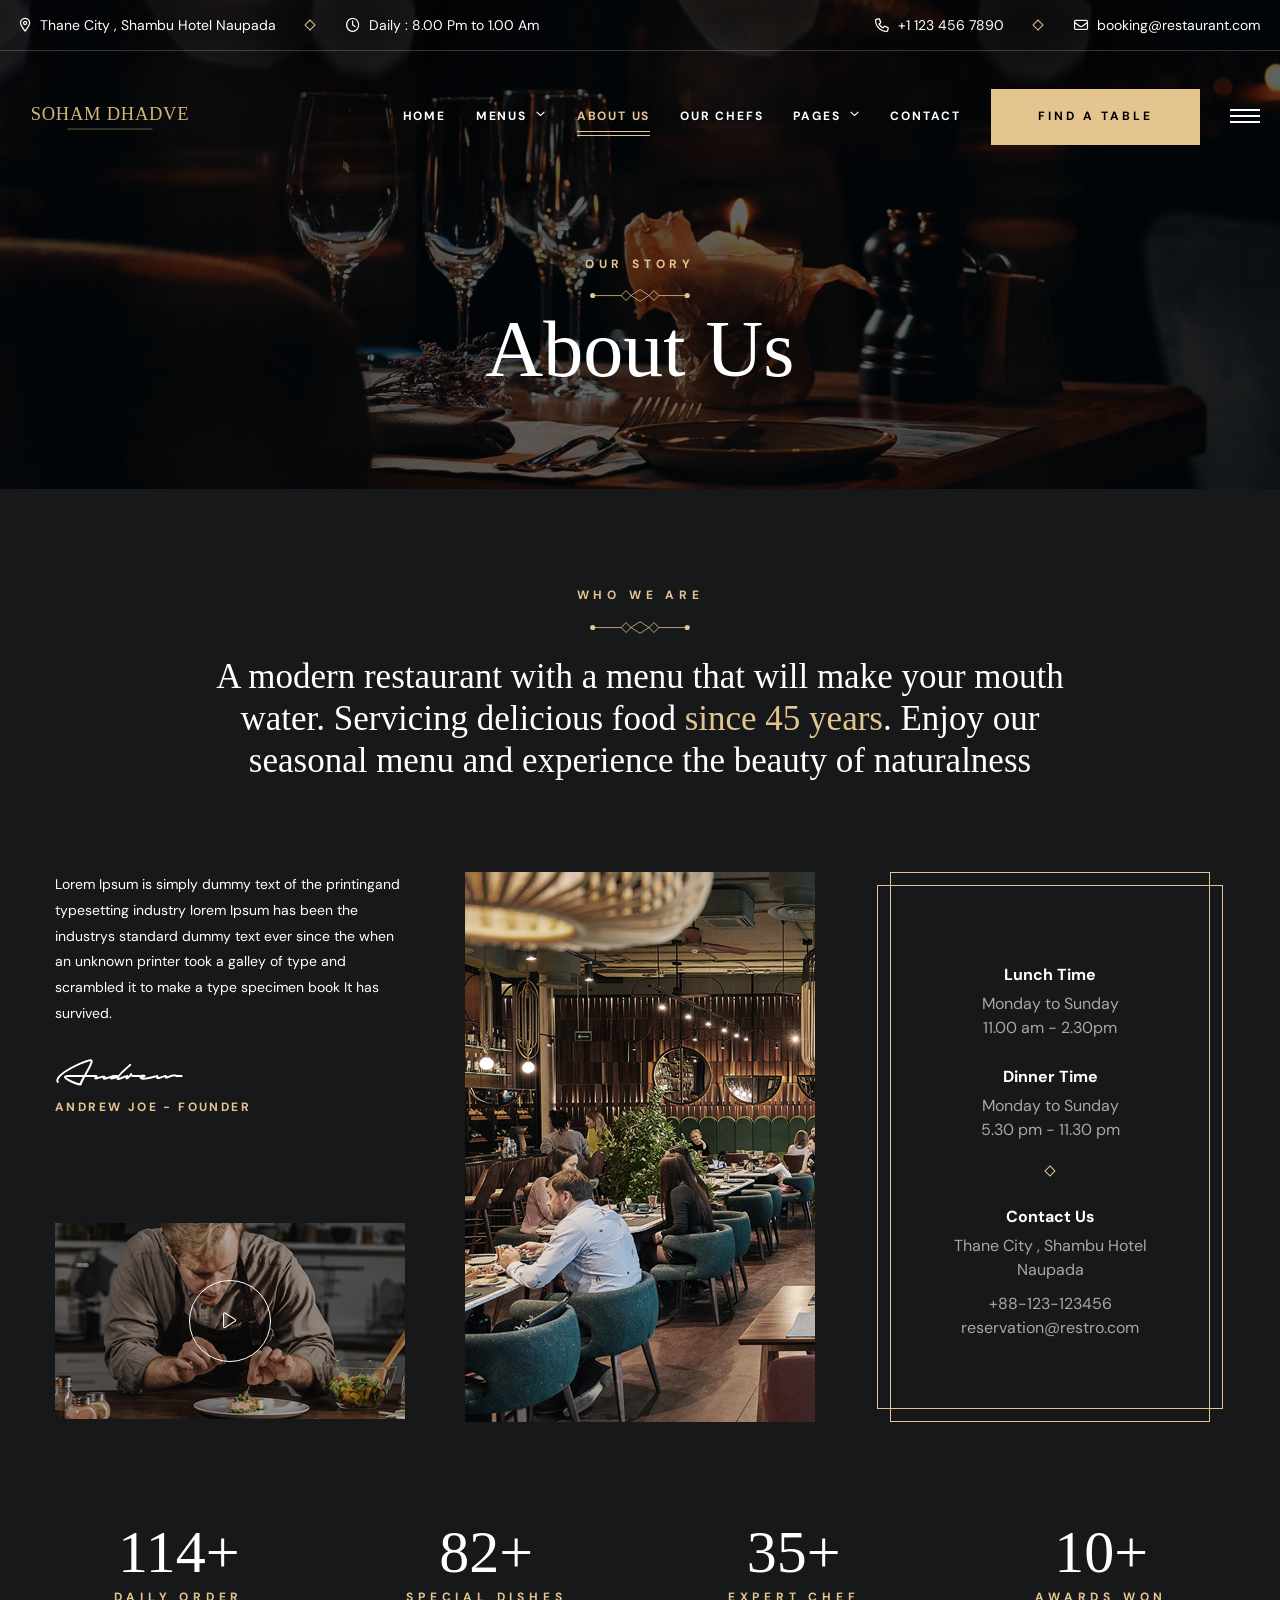
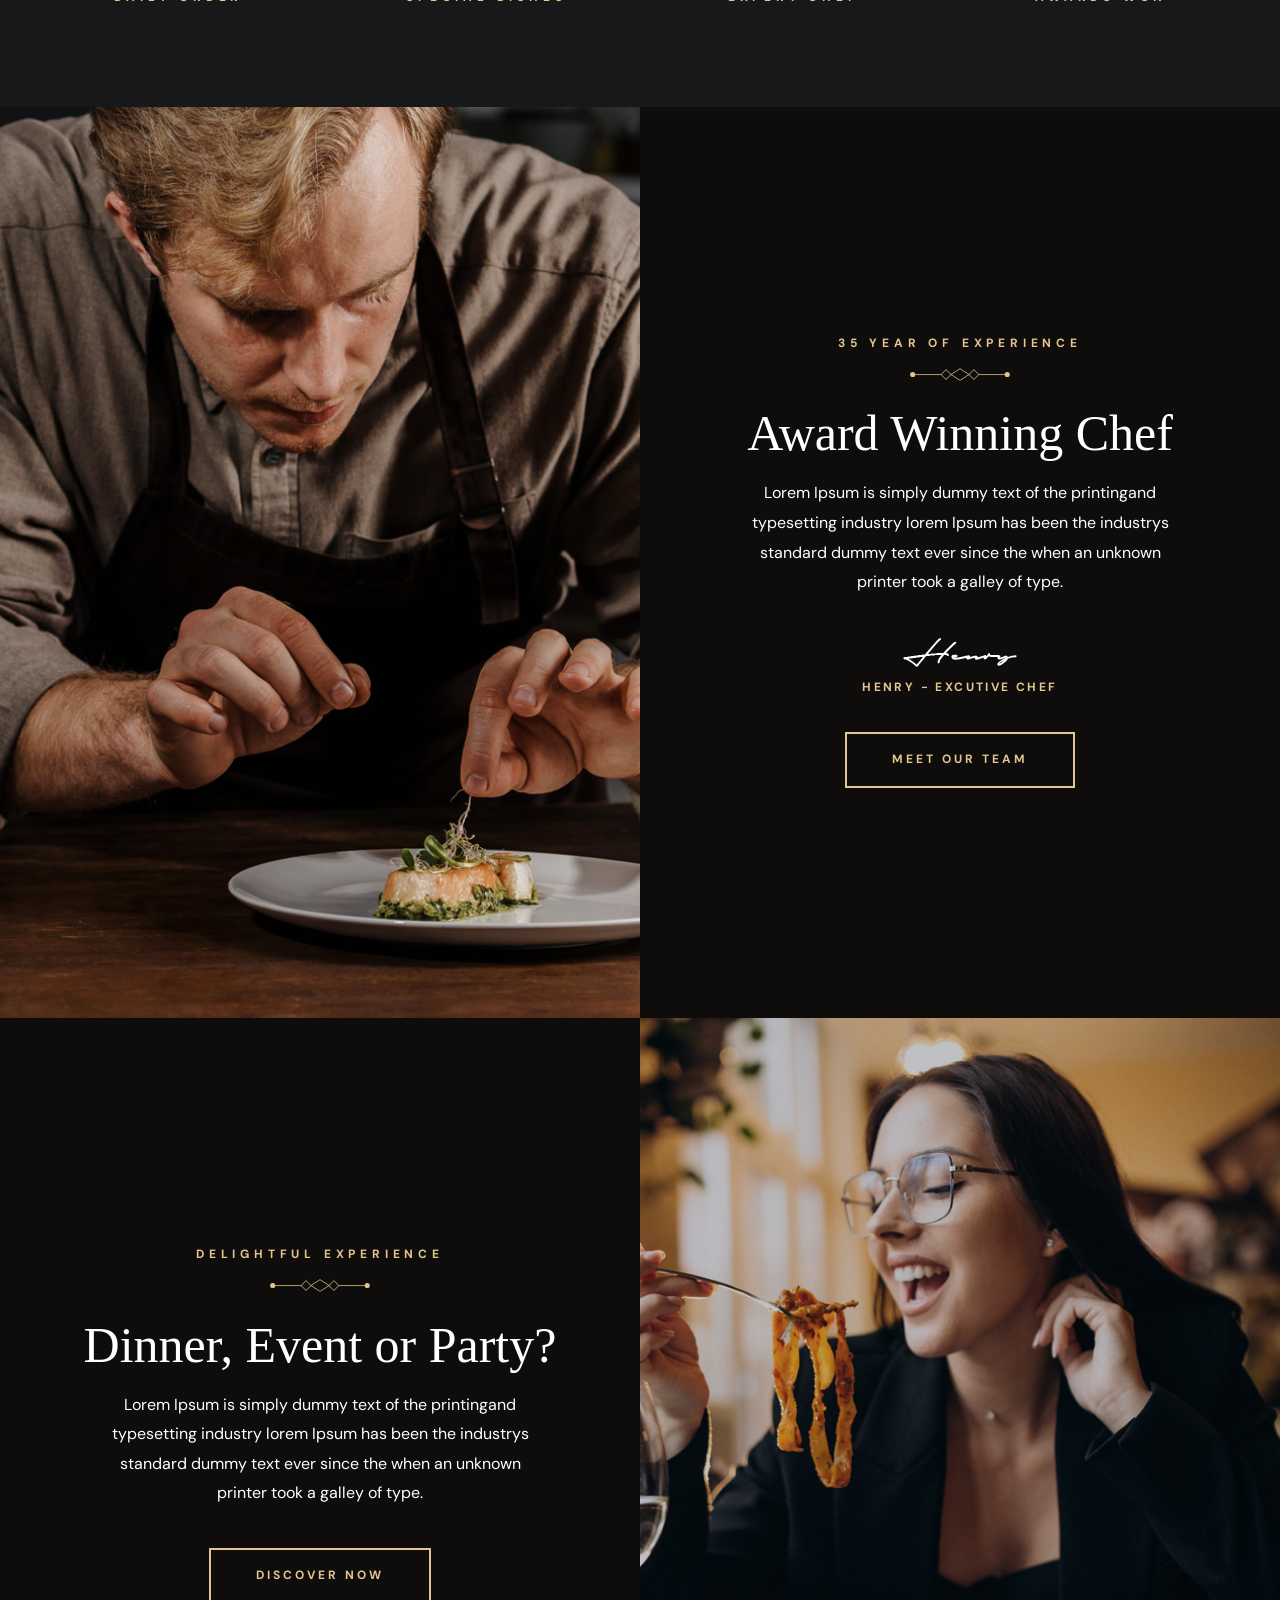
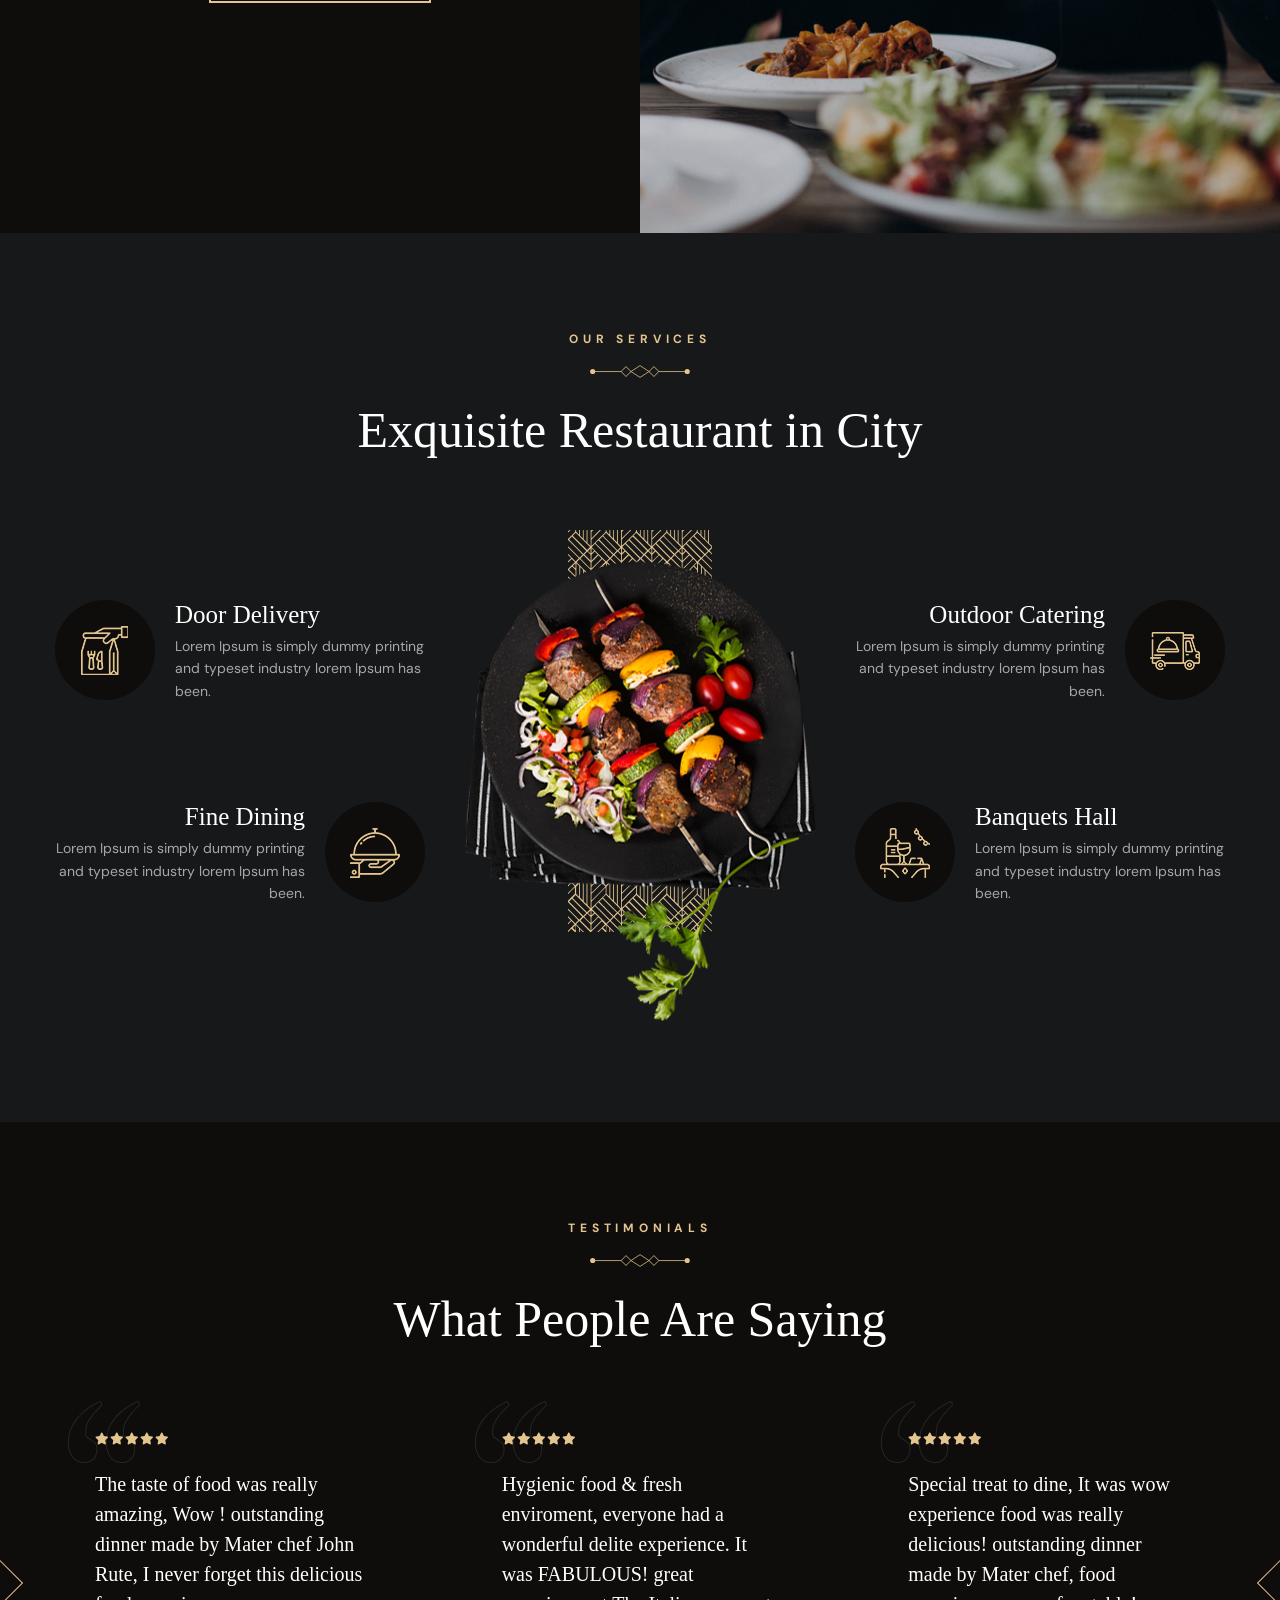
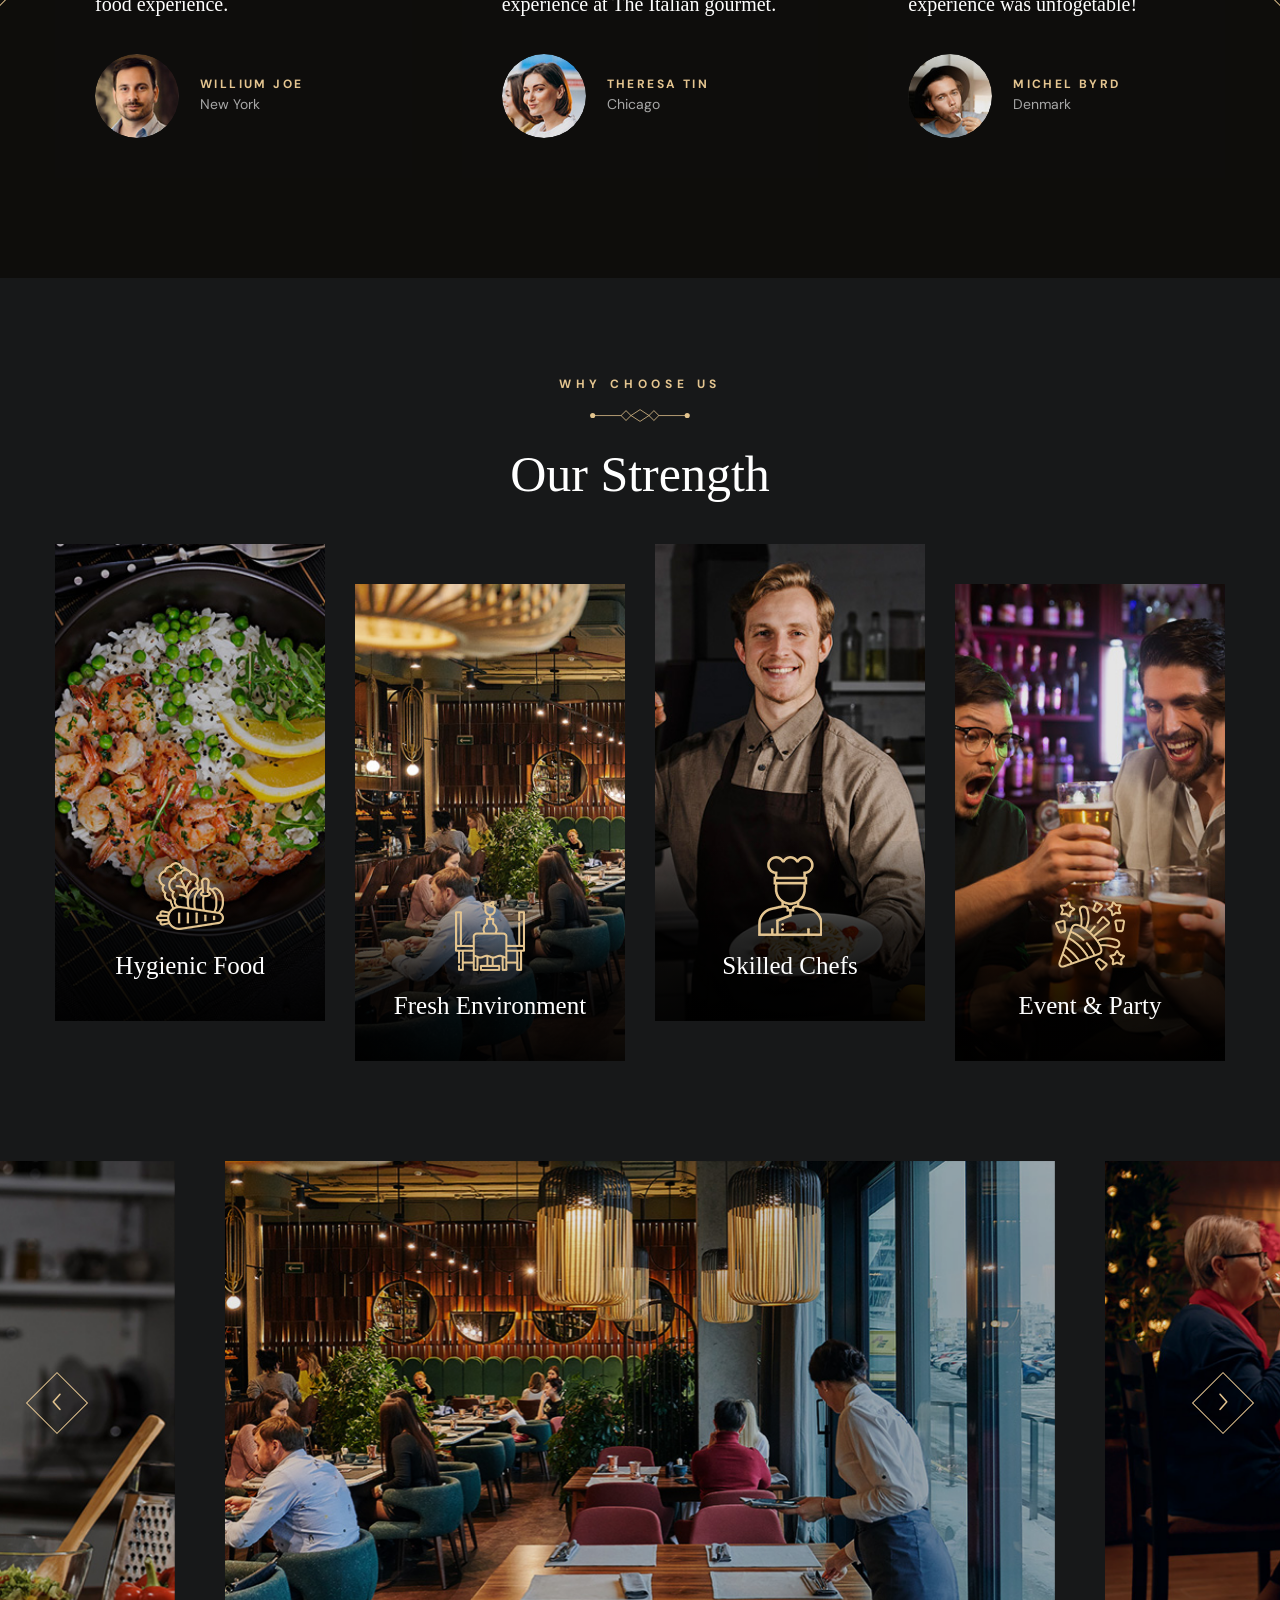
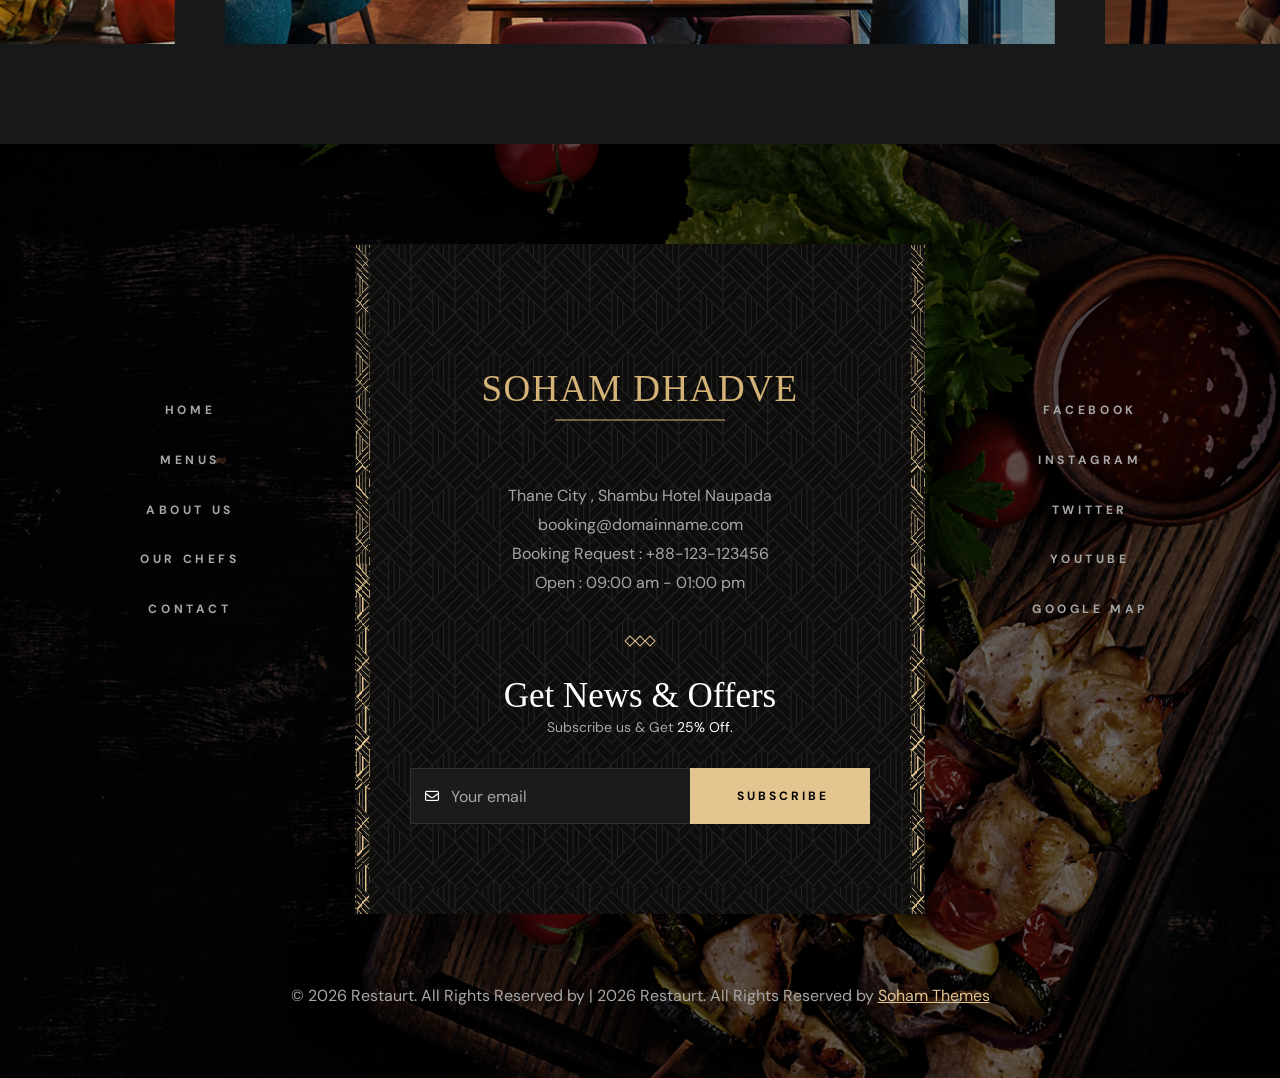
<file: soham-about.html>
<!DOCTYPE html>
<html lang="en">

<head>
<meta charset="utf-8">
<title>About Us | Soham Dhadve Restaurant</title>
<!-- Stylesheets -->
<link href="css/bootstrap.css" rel="stylesheet">
<link href="css/style.css" rel="stylesheet">
<link rel="shortcut icon" href="images/favicon.png" type="image/x-icon">
<link rel="icon" href="images/favicon.png" type="image/x-icon">
<!-- Responsive -->
<meta http-equiv="X-UA-Compatible" content="IE=edge">
<meta name="viewport" content="width=device-width, initial-scale=1.0, maximum-scale=1.0, user-scalable=0">
    <meta name="author" content="Soham Dhadve">
    <meta name="description" content="Explore the menu, dining experience, chefs and reservations at Soham Dhadve Restaurant.">
    <meta name="creator" content="Soham Dhadve">

<link href="css/responsive.css" rel="stylesheet">

</head>

<body>
  <div class="page-wrapper"> 
  
    <!-- Preloader -->
    <div class="loader-wrap">
        <div class="preloader">
            <div class="preloader-close">x</div>
            <div id="handle-preloader" class="handle-preloader">
                <div class="animation-preloader">
                    <div class="spinner"></div>
                    <div class="txt-loading">
                        <span data-text-preloader="D" class="letters-loading">
                            D
                        </span>
                        <span data-text-preloader="E" class="letters-loading">
                            E
                        </span>
                        <span data-text-preloader="L" class="letters-loading">
                            L
                        </span>
                        <span data-text-preloader="I" class="letters-loading">
                            I
                        </span>
                        <span data-text-preloader="C" class="letters-loading">
                            C
                        </span>
                        <span data-text-preloader="I" class="letters-loading">
                            I
                        </span>
                    </div>
                </div>  
            </div>
        </div>
    </div>
    <!-- Preloader End -->

    <!-- Main Header-->
    <header class="main-header">
        <div class="header-top">
            <div class="auto-container">
                <div class="inner clearfix">
                    <div class="top-left clearfix">
                        <ul class="top-info clearfix">
                            <li><i class="icon far fa-map-marker-alt"></i> Thane City , Shambu Hotel Naupada</li>
                            <li><i class="icon far fa-clock"></i> Daily : 8.00 Pm to 1.00 Am</li>
                        </ul>
                    </div>
                    <div class="top-right clearfix">
                        <ul class="top-info clearfix">
                            <li><a href="tel:+11234567890"><i class="icon far fa-phone"></i> +1 123 456 7890</a></li>
                            <li><a href="mailto:booking@restaurant.com"><i class="icon far fa-envelope"></i> booking@restaurant.com</a></li>
                        </ul>
                    </div>
                </div>
            </div>
        </div>
        <!-- Header Upper -->
        <div class="header-upper">        
            <div class="auto-container">
                <!-- Main Box -->
                <div class="main-box clearfix">
                    <!--Logo-->
                    <div class="logo-box">
                         <div class="logo"><a href="index.html" title="Soham Dhadve Restaurant"><img src="images/soham-dhadve-logo.svg" alt="" title="Soham Dhadve Restaurant"></a></div>
                    </div>

                    <div class="nav-box clearfix">
                        <!--Nav Outer-->
                        <div class="nav-outer clearfix">         
                            <nav class="main-menu">
                                <ul class="navigation clearfix">
                                    <li class=""><a href="index.html">Home</a>
                                    </li>
                                    <li class="dropdown has-mega-menu"><a href="soham-menu.html">Menus</a>
                                        <ul>
                                            <li>
                                                <div class="mega-menu">
                                                    <div class="menu-inner">
                                                        <div class="auto-container">
                                                            <div class="row clearfix">
                                                                <div class="menu-block col-lg-3 col-md-6 col-sm-6">
                                                                    <div class="image"><a href="soham-menu.html"><img src="images/resource/menu-image-1.jpg" alt=""></a></div>
                                                                    <div class="title"><a href="soham-menu.html">Menu list 1</a></div>
                                                                </div>
                                                                <div class="menu-block col-lg-3 col-md-6 col-sm-6">
                                                                    <div class="image"><a href="soham-menu-two.html"><img src="images/resource/menu-image-2.jpg" alt=""></a></div>
                                                                    <div class="title"><a href="soham-menu-two.html">Menu list 2</a></div>
                                                                </div>
                                                                <div class="menu-block col-lg-3 col-md-6 col-sm-6">
                                                                    <div class="image"><a href="soham-menu-three.html"><img src="images/resource/menu-image-3.jpg" alt=""></a></div>
                                                                    <div class="title"><a href="soham-menu-three.html">Menu list 3</a></div>
                                                                </div>
                                                                <div class="menu-block col-lg-3 col-md-6 col-sm-6">
                                                                    <div class="image"><a href="soham-menu-four.html"><img src="images/resource/menu-image-4.jpg" alt=""></a></div>
                                                                    <div class="title"><a href="soham-menu-four.html">Menu list 4</a></div>
                                                                </div>
                                                            </div>
                                                        </div>
                                                    </div>
                                                </div>
                                            </li>
                                        </ul>
                                    </li>
                                    <li class="current"><a href="soham-about.html">About Us</a></li>
                                    <li><a href="soham-chefs.html">Our chefs</a></li>
                                    <li class="dropdown"><a href="#">Pages</a>
                                        <ul>
                                            <li><a href="#">Dropdown Menu 1</a></li>
                                            <li><a href="#">Dropdown Menu 2</a></li>
                                            <li><a href="#">Dropdown Menu 3</a></li>
                                            <li class="dropdown"><a href="#">Dropdown Menu 4</a>
                                                <ul>
                                                    <li><a href="#">Dropdown Menu level 2</a></li>
                                                    <li><a href="#">Dropdown Menu level 2</a></li>
                                                    <li><a href="#">Dropdown Menu Level 3</a></li>
                                                </ul>
                                            </li>
                                            <li><a href="#">Dropdown Lorem 5</a></li>
                                        </ul>
                                    </li>
                                    <li><a href="soham-contact.html">Contact</a></li>
                                </ul>
                            </nav>
                            <!-- Main Menu End-->
                        </div>
                        <!--Nav Outer End-->

                        <div class="links-box clearfix">
                            <div class="link link-btn">
                                <a href="soham-reservation.html" class="theme-btn btn-style-one clearfix">
                                    <span class="btn-wrap">
                                        <span class="text-one">find a table</span>
                                        <span class="text-two">find a table</span>
                                    </span>
                                </a>
                            </div>
                            <div class="link info-toggler">
                                <button class="info-btn">
                                    <span class="hamburger">
                                        <span class="top-bun"></span>
                                        <span class="meat"></span>
                                        <span class="bottom-bun"></span>
                                    </span>
                                </button>
                            </div>
                        </div>

                        <!-- Hidden Nav Toggler -->
                        <div class="nav-toggler">
                            <button class="hidden-bar-opener">
                                <span class="hamburger">
                                    <span class="top-bun"></span>
                                    <span class="meat"></span>
                                    <span class="bottom-bun"></span>
                                </span>
                            </button>
                        </div>

                    </div>

                </div>
            </div>
        </div>
    </header>
    <!--End Main Header -->

    
    <!--Menu Backdrop-->
    <div class="menu-backdrop"></div>

    <!-- Hidden Navigation Bar -->
    <section class="hidden-bar">
        <!-- Hidden Bar Wrapper -->
        <div class="inner-box">
            <div class="cross-icon hidden-bar-closer"><span class="far fa-close"></span></div>
            <div class="logo-box"><a href="index.html" title="Soham Dhadve Restaurant"><img src="images/soham-dhadve-logo.svg" alt="" title="Soham Dhadve Restaurant"></a></div>
            
            <!-- .Side-menu -->
            <div class="side-menu">
                 <ul class="navigation clearfix">
                    <li class=""><a href="index.html">Home</a>
                    </li>
                    <li class="dropdown"><a href="soham-menu.html">Menus</a>
                        <ul>
                            <li><a href="soham-menu.html">Menu List 1</a></li>
                            <li><a href="soham-menu-two.html">Menu List 2</a></li>
                            <li><a href="soham-menu-three.html">Menu List 3</a></li>
                            <li><a href="soham-menu-four.html">Menu List 4</a></li>
                        </ul>
                    </li>
                    <li class="current"><a href="soham-about.html">About Us</a></li>
                    <li><a href="soham-chefs.html">Our chefs</a></li>
                    <li class="dropdown"><a href="#">Pages</a>
                        <ul>
                            <li><a href="#">Dropdown Menu 1</a></li>
                            <li><a href="#">Dropdown Menu 2</a></li>
                            <li><a href="#">Dropdown Menu 3</a></li>
                            <li class="dropdown"><a href="#">Dropdown Menu 4</a>
                                <ul>
                                    <li><a href="#">Dropdown Menu level 2</a></li>
                                    <li><a href="#">Dropdown Menu level 2</a></li>
                                    <li><a href="#">Dropdown Menu Level 3</a></li>
                                </ul>
                            </li>
                            <li><a href="#">Dropdown Lorem 5</a></li>
                        </ul>
                    </li>
                    <li><a href="soham-contact.html">Contact</a></li>
                </ul>
            </div><!-- /.Side-menu -->
            
            <h2>Visit Us</h2>
            <ul class="info">
                <li>Restaurant St, Delicious City, <br>London 9578, UK</li>
                <li>Open: 9.30 am - 2.30pm</li>
                <li><a href="mailto:booking@domainame.com">booking@domainame.com</a></li>
            </ul>
            <div class="separator"><span></span></div>
            <div class="booking-info">
                <div class="bk-title">Booking request</div>
                <div class="bk-no"><a href="tel:+88-123-123456">+88-123-123456</a></div>
            </div>
        
        </div><!-- / Hidden Bar Wrapper -->
    </section>
    <!-- / Hidden Bar -->

    <!--Info Back Drop-->
    <div class="info-back-drop"></div>
    
    <!-- Hidden Bar -->
    <section class="info-bar">
        <div class="inner-box">
            <div class="cross-icon"><span class="far fa-close"></span></div>
            <div class="logo-box"><a href="index.html" title="Soham Dhadve Restaurant"><img src="images/soham-dhadve-logo.svg" alt="" title="Soham Dhadve Restaurant"></a></div>
            <div class="image-box"><img src="images/resource/sidebar-image.jpg" alt="" title=""></div>

            <h2>Visit Us</h2>
            <ul class="info">
                <li>Restaurant St, Delicious City, <br>London 9578, UK</li>
                <li>Open: 9.30 am - 2.30pm</li>
                <li><a href="mailto:booking@domainame.com">booking@domainame.com</a></li>
            </ul>
            <div class="separator"><span></span></div>
            <div class="booking-info">
                <div class="bk-title">Booking request</div>
                <div class="bk-no"><a href="tel:+88-123-123456">+88-123-123456</a></div>
            </div>
        </div>
    </section>
    <!--End Hidden Bar -->

    <!-- Inner Banner Section -->
    <section class="inner-banner">
        <div class="image-layer" style="background-image: url(images/background/banner-image-1.jpg);"></div>
        <div class="auto-container">
            <div class="inner">
                <div class="subtitle"><span>our story</span></div>
                <div class="pattern-image"><img src="images/icons/separator.svg" alt="" title=""></div>
                <h1><span>About Us</span></h1>
            </div>
        </div>
    </section>
    <!--End Banner Section -->

    <!--About Section-->
    <section class="about-section">
        <div class="left-bg"><img src="images/background/bg-10.png" alt="" title=""></div>
        <div class="right-bg"><img src="images/background/bg-11.png" alt="" title=""></div>
        <div class="auto-container">
            <div class="title-box centered">
                <div class="subtitle"><span>who we are</span></div>
                <div class="pattern-image"><img src="images/icons/separator.svg" alt="" title=""></div>
                <h3>A modern restaurant with a menu that will make your mouth water. Servicing delicious food <span class="theme_color">since 45 years</span>. Enjoy our seasonal menu and experience the beauty of naturalness</h3>
            </div>
            <div class="row clearfix">
                <!--Block-->
                <div class="about-block content-block col-xl-4 col-lg-4 col-md-6 col-sm-12">
                    <div class="inner-box wow fadeInUp" data-wow-duration="1500ms" data-wow-delay="0ms">
                        <div class="text">Lorem Ipsum is simply dummy text of the printingand typesetting industry lorem Ipsum has been the industrys standard dummy text ever since the when an unknown printer took a galley of type and scrambled it to make a type specimen book It has survived.</div>
                        <div class="signature"><img src="images/resource/signature-1.png" alt="" title=""></div>
                        <div class="author">andrew joe - founder</div>
                        <div class="video-box">
                            <div class="image"><a href="https://www.youtube.com/watch?v=ZETY_l3GVQg" class="lightbox-image"><img src="images/resource/about-image-1.jpg" alt=""></a>
                            <a href="https://www.youtube.com/watch?v=ZETY_l3GVQg" class="lightbox-image play-btn"><span class="icon fal fa-play"><i class="ripple"></i></span></a></div>
                        </div>
                    </div>
                </div>

                <!--Block-->
                <div class="about-block image-block col-xl-4 col-lg-4 col-md-6 col-sm-12">
                    <div class="inner-box wow fadeInUp" data-wow-duration="1500ms" data-wow-delay="300ms">
                        <div class="image"><img src="images/resource/about-image-2.jpg" alt=""></div>
                    </div>
                </div>

                <!--Block-->
                <div class="about-block info-block col-xl-4 col-lg-4 col-md-12 col-sm-12">
                    <div class="inner-box wow fadeInUp" data-wow-duration="1500ms" data-wow-delay="600ms">
                        <ul class="info">
                            <li><strong>Lunch Time</strong>Monday to Sunday <br>11.00 am - 2.30pm</li>
                            <li><strong>Dinner Time</strong>Monday to Sunday <br>5.30 pm - 11.30 pm</li>
                            <li class="separator"><span></span></li>
                            <li><strong>Contact Us</strong><span class="address">Thane City , Shambu Hotel Naupada</span> <a href="tel:+88-123-123456">+88-123-123456</a> <br><a href="mailto:reservation@restro.com">reservation@restro.com</a></li>
                        </ul>
                    </div>
                </div>

            </div>
            <div class="fact-counter">
                <div class="row clearfix">
                    <div class="fact-block col-lg-3 col-md-6 col-sm-12">
                        <div class="inner clearfix">
                            <div class="fact-count"><div class="count-box"><span class="count-text" data-stop="150" data-speed="2000">0</span><i>+</i></div></div>
                            <div class="fact-title">daily order</div>
                        </div>
                    </div>
                    <div class="fact-block col-lg-3 col-md-6 col-sm-12">
                        <div class="inner clearfix">
                            <div class="fact-count"><div class="count-box"><span class="count-text" data-stop="82" data-speed="1500">0</span><i>+</i></div></div>
                            <div class="fact-title">Special Dishes</div>
                        </div>
                    </div>
                    <div class="fact-block col-lg-3 col-md-6 col-sm-12">
                        <div class="inner clearfix">
                            <div class="fact-count"><div class="count-box"><span class="count-text" data-stop="35" data-speed="1000">0</span><i>+</i></div></div>
                            <div class="fact-title">expert chef</div>
                        </div>
                    </div>
                    <div class="fact-block col-lg-3 col-md-6 col-sm-12">
                        <div class="inner clearfix">
                            <div class="fact-count"><div class="count-box"><span class="count-text" data-stop="10" data-speed="1000">0</span><i>+</i></div></div>
                            <div class="fact-title">awards won</div>
                        </div>
                    </div>
                </div>
            </div>
        </div>
    </section>

    <!--Fluid Section-->
    <section class="fluid-section">
        <div class="outer-container">
            <div class="row clearfix">
                <!--Col-->
                <div class="image-col col-xl-6 col-lg-6 col-md-12 col-sm-12">
                    <div class="inner wow fadeInLeft" data-wow-duration="1500ms" data-wow-delay="0ms">
                        <div class="image-layer" style="background-image: url(images/background/image-5.jpg);"></div>
                        <div class="image"><img src="images/background/image-5.jpg" alt=""></div>
                    </div>
                </div>
                <!--Col-->
                <div class="content-col col-xl-6 col-lg-6 col-md-12 col-sm-12">
                    <div class="right-bg"><img src="images/background/bg-12.png" alt="" title=""></div>
                    <div class="inner clearfix wow fadeInRight" data-wow-duration="1500ms" data-wow-delay="0ms">
                        <div class="content-box">
                            <div class="title-box centered">
                                <div class="subtitle"><span>35 year of experience</span></div>
                                <div class="pattern-image"><img src="images/icons/separator.svg" alt="" title=""></div>
                                <h2>Award Winning Chef</h2>
                                <div class="text">Lorem Ipsum is simply dummy text of the printingand typesetting industry lorem Ipsum has been the industrys standard dummy text ever since the when an unknown printer took a galley of type.</div>
                            </div>
                            <div class="info">
                                <div class="signature"><img src="images/resource/signature-2.png" alt="" title=""></div>
                                <div class="author">Henry - EXCUTIVE CHEF</div>
                            </div>
                            <div class="link-box">
                                <a href="soham-chefs.html" class="theme-btn btn-style-two clearfix">
                                    <span class="btn-wrap">
                                        <span class="text-one">meet our team</span>
                                        <span class="text-two">meet our team</span>
                                    </span>
                                </a>
                            </div>
                        </div>
                    </div>
                </div>

            </div>
        </div>
    </section>

    <!--Fluid Section-->
    <section class="fluid-section alternate">
        <div class="outer-container">
            <div class="row clearfix">
                <!--Col-->
                <div class="image-col col-xl-6 col-lg-6 col-md-12 col-sm-12">
                    <div class="inner wow fadeInLeft" data-wow-duration="1500ms" data-wow-delay="0ms">
                        <div class="image-layer" style="background-image: url(images/background/image-6.jpg);"></div>
                        <div class="image"><img src="images/background/image-6.jpg" alt=""></div>
                    </div>
                </div>
                <!--Col-->
                <div class="content-col col-xl-6 col-lg-6 col-md-12 col-sm-12">
                    <div class="left-bg"><img src="images/background/bg-13.png" alt="" title=""></div>
                    <div class="inner clearfix wow fadeInRight" data-wow-duration="1500ms" data-wow-delay="0ms">
                        <div class="content-box">
                            <div class="title-box centered">
                                <div class="subtitle"><span>Delightful Experience</span></div>
                                <div class="pattern-image"><img src="images/icons/separator.svg" alt="" title=""></div>
                                <h2>Dinner, Event or Party?</h2>
                                <div class="text">Lorem Ipsum is simply dummy text of the printingand typesetting industry lorem Ipsum has been the industrys standard dummy text ever since the when an unknown printer took a galley of type.</div>
                            </div>
                            <div class="link-box">
                                <a href="soham-menu.html" class="theme-btn btn-style-two clearfix">
                                    <span class="btn-wrap">
                                        <span class="text-one">Discover Now</span>
                                        <span class="text-two">Discover Now</span>
                                    </span>
                                </a>
                            </div>
                        </div>
                    </div>
                </div>

            </div>
        </div>
    </section>

    <!--Services Section-->
    <section class="services-section">
        <div class="left-bg"><img src="images/background/bg-14.png" alt="" title=""></div>
        <div class="right-bg"><img src="images/background/bg-15.png" alt="" title=""></div>
        <div class="auto-container">
            <div class="title-box centered">
                <div class="subtitle"><span>our services</span></div>
                <div class="pattern-image"><img src="images/icons/separator.svg" alt="" title=""></div>
                <h2>Exquisite Restaurant in City</h2>
            </div>
            <div class="row clearfix">
                <div class="s-col col-lg-4 col-md-6 col-sm-12">
                    <div class="inner wow fadeInLeft" data-wow-duration="1500ms" data-wow-delay="0ms">
                        <div class="s-block">
                            <div class="inner">
                                <div class="icon-box"><img src="images/resource/s-icon-1.png" alt="" title=""></div>
                                <h4>Door Delivery</h4>
                                <div class="text">Lorem Ipsum is simply dummy printing and typeset industry lorem Ipsum has been.</div>
                            </div>
                        </div>
                        <div class="s-block alternate">
                            <div class="inner">
                                <div class="icon-box"><img src="images/resource/s-icon-2.png" alt="" title=""></div>
                                <h4>Fine Dining</h4>
                                <div class="text">Lorem Ipsum is simply dummy printing and typeset industry lorem Ipsum has been.</div>
                            </div>
                        </div>
                    </div>
                </div>
                <div class="s-col last col-lg-4 col-md-6 col-sm-12">
                    <div class="inner wow fadeInRight" data-wow-duration="1500ms" data-wow-delay="0ms">
                        <div class="s-block alternate">
                            <div class="inner">
                                <div class="icon-box"><img src="images/resource/s-icon-3.png" alt="" title=""></div>
                                <h4>Outdoor Catering</h4>
                                <div class="text">Lorem Ipsum is simply dummy printing and typeset industry lorem Ipsum has been.</div>
                            </div>
                        </div>
                        <div class="s-block">
                            <div class="inner">
                                <div class="icon-box"><img src="images/resource/s-icon-4.png" alt="" title=""></div>
                                <h4>Banquets Hall</h4>
                                <div class="text">Lorem Ipsum is simply dummy printing and typeset industry lorem Ipsum has been.</div>
                            </div>
                        </div>
                    </div>
                </div>
                <div class="image-col col-lg-4 col-md-12 col-sm-12">
                    <div class="inner wow fadeInUp" data-wow-duration="1500ms" data-wow-delay="0ms">
                        <div class="image-box"><img src="images/resource/service-image.png" alt="" title=""></div>
                    </div>
                </div>
            </div>
        </div>
    </section>

    <!--Testimonials Section-->
    <section class="testimonials-two">
        <div class="image-layer" style="background-image: url(images/background/image-7.jpg);"></div>
        <div class="auto-container">
            
            <div class="title-box centered">
                <div class="subtitle"><span>testimonials</span></div>
                <div class="pattern-image"><img src="images/icons/separator.svg" alt="" title=""></div>
                <h2>What People Are Saying</h2>
            </div>
            <div class="carousel-box">
                <div class="testimonial-slider owl-theme owl-carousel">
                    <!--Slide Item-->
                    <div class="testi-block">
                        <div class="inner-box">
                            <div class="quote-icon"><img src="images/icons/quotes-1.png" alt="" title=""></div>
                            <div class="rating"><span class="fa fa-star"></span><span class="fa fa-star"></span><span class="fa fa-star"></span><span class="fa fa-star"></span><span class="fa fa-star"></span></div>
                            <div class="text">The taste of food was really amazing, Wow ! outstanding dinner made by Mater chef John Rute, I never forget this delicious food experience.</div>
                            <div class="auth-info">
                                <div class="image"><img src="images/resource/author-thumb-4.jpg" alt=""></div>
                                <div class="auth-title">willium joe</div>
                                <div class="location">New York</div>
                            </div>
                        </div>
                    </div>

                    <!--Slide Item-->
                    <div class="testi-block">
                        <div class="inner-box">
                            <div class="quote-icon"><img src="images/icons/quotes-1.png" alt="" title=""></div>
                            <div class="rating"><span class="fa fa-star"></span><span class="fa fa-star"></span><span class="fa fa-star"></span><span class="fa fa-star"></span><span class="fa fa-star"></span></div>
                            <div class="text">Hygienic food & fresh enviroment, everyone had a wonderful delite experience. It was FABULOUS! great experience at The Italian gourmet.</div>
                            <div class="auth-info">
                                <div class="image"><img src="images/resource/author-thumb-5.jpg" alt=""></div>
                                <div class="auth-title">Theresa Tin</div>
                                <div class="location">Chicago</div>
                            </div>
                        </div>
                    </div>

                    <!--Slide Item-->
                    <div class="testi-block">
                        <div class="inner-box">
                            <div class="quote-icon"><img src="images/icons/quotes-1.png" alt="" title=""></div>
                            <div class="rating"><span class="fa fa-star"></span><span class="fa fa-star"></span><span class="fa fa-star"></span><span class="fa fa-star"></span><span class="fa fa-star"></span></div>
                            <div class="text">Special treat to dine, It was wow experience food was really delicious! outstanding dinner made by Mater chef, food experience was unfogetable!</div>
                            <div class="auth-info">
                                <div class="image"><img src="images/resource/author-thumb-6.jpg" alt=""></div>
                                <div class="auth-title">Michel Byrd</div>
                                <div class="location">Denmark</div>
                            </div>
                        </div>
                    </div>

                    <!--Slide Item-->
                    <div class="testi-block">
                        <div class="inner-box">
                            <div class="quote-icon"><img src="images/icons/quotes-1.png" alt="" title=""></div>
                            <div class="rating"><span class="fa fa-star"></span><span class="fa fa-star"></span><span class="fa fa-star"></span><span class="fa fa-star"></span><span class="fa fa-star"></span></div>
                            <div class="text">The taste of food was really amazing, Wow ! outstanding dinner made by Mater chef John Rute, I never forget this delicious food experience.</div>
                            <div class="auth-info">
                                <div class="image"><img src="images/resource/author-thumb-4.jpg" alt=""></div>
                                <div class="auth-title">willium joe</div>
                                <div class="location">New York</div>
                            </div>
                        </div>
                    </div>

                    <!--Slide Item-->
                    <div class="testi-block">
                        <div class="inner-box">
                            <div class="quote-icon"><img src="images/icons/quotes-1.png" alt="" title=""></div>
                            <div class="rating"><span class="fa fa-star"></span><span class="fa fa-star"></span><span class="fa fa-star"></span><span class="fa fa-star"></span><span class="fa fa-star"></span></div>
                            <div class="text">Hygienic food & fresh enviroment, everyone had a wonderful delite experience. It was FABULOUS! great experience at The Italian gourmet.</div>
                            <div class="auth-info">
                                <div class="image"><img src="images/resource/author-thumb-5.jpg" alt=""></div>
                                <div class="auth-title">Theresa Tin</div>
                                <div class="location">Chicago</div>
                            </div>
                        </div>
                    </div>

                    <!--Slide Item-->
                    <div class="testi-block">
                        <div class="inner-box">
                            <div class="quote-icon"><img src="images/icons/quotes-1.png" alt="" title=""></div>
                            <div class="rating"><span class="fa fa-star"></span><span class="fa fa-star"></span><span class="fa fa-star"></span><span class="fa fa-star"></span><span class="fa fa-star"></span></div>
                            <div class="text">Special treat to dine, It was wow experience food was really delicious! outstanding dinner made by Mater chef, food experience was unfogetable!</div>
                            <div class="auth-info">
                                <div class="image"><img src="images/resource/author-thumb-6.jpg" alt=""></div>
                                <div class="auth-title">Michel Byrd</div>
                                <div class="location">Denmark</div>
                            </div>
                        </div>
                    </div>

                </div>
            </div>
        </div>
    </section>

    <!--Why Us Section-->
    <section class="why-us-two">
        <div class="auto-container">
            <div class="title-box centered">
                <div class="subtitle"><span>why choose us</span></div>
                <div class="pattern-image"><img src="images/icons/separator.svg" alt="" title=""></div>
                <h2>Our Strength</h2>
            </div>
            <div class="row clearfix">
                <!--Block-->
                <div class="why-block-two col-xl-3 col-lg-3 col-md-6 col-sm-12">
                    <div class="inner-box wow fadeInUp" data-wow-duration="1500ms" data-wow-delay="0ms">
                        <div class="image-box"><img src="images/resource/featured-4.jpg" alt=""></div>
                        <div class="over-box">
                            <div class="icon-box"><img src="images/resource/why-icon-1.png" alt=""></div>
                            <h4>Hygienic Food</h4>
                        </div>
                    </div>
                </div>

                <!--Block-->
                <div class="why-block-two m-top col-xl-3 col-lg-3 col-md-6 col-sm-12">
                    <div class="inner-box wow fadeInUp" data-wow-duration="1500ms" data-wow-delay="300ms">
                        <div class="image-box"><img src="images/resource/featured-5.jpg" alt=""></div>
                        <div class="over-box">
                            <div class="icon-box"><img src="images/resource/why-icon-2.png" alt=""></div>
                            <h4>Fresh Environment</h4>
                        </div>
                    </div>
                </div>

                <!--Block-->
                <div class="why-block-two col-xl-3 col-lg-3 col-md-6 col-sm-12">
                    <div class="inner-box wow fadeInUp" data-wow-duration="1500ms" data-wow-delay="600ms">
                        <div class="image-box"><img src="images/resource/featured-6.jpg" alt=""></div>
                        <div class="over-box">
                            <div class="icon-box"><img src="images/resource/why-icon-3.png" alt=""></div>
                            <h4>Skilled Chefs</h4>
                        </div>
                    </div>
                </div>

                <!--Block-->
                <div class="why-block-two m-top col-xl-3 col-lg-3 col-md-6 col-sm-12">
                    <div class="inner-box wow fadeInUp" data-wow-duration="1500ms" data-wow-delay="900ms">
                        <div class="image-box"><img src="images/resource/featured-7.jpg" alt=""></div>
                        <div class="over-box">
                            <div class="icon-box"><img src="images/resource/why-icon-4.png" alt=""></div>
                            <h4>Event & Party</h4>
                        </div>
                    </div>
                </div>

            </div>
        </div>
    </section>

    <!--Gallery Section-->
    <section class="image-gallery">
        <div class="carousel-box">
            <div class="auto-container">
                <div class="image-gallery-slider owl-theme owl-carousel">
                    <!--Slide Item-->
                    <div class="gallery-block">
                        <div class="image"><a href="images/resource/gallery-1.jpg" class="lightbox-image" data-fancybox="gallery"><img src="images/resource/gallery-1.jpg" alt=""></a></div>
                    </div>

                    <!--Slide Item-->
                    <div class="gallery-block">
                        <div class="image"><a href="images/resource/gallery-2.jpg" class="lightbox-image" data-fancybox="gallery"><img src="images/resource/gallery-2.jpg" alt=""></a></div>
                    </div>

                    <!--Slide Item-->
                    <div class="gallery-block">
                        <div class="image"><a href="images/resource/gallery-3.jpg" class="lightbox-image" data-fancybox="gallery"><img src="images/resource/gallery-3.jpg" alt=""></a></div>
                    </div>

                    <!--Slide Item-->
                    <div class="gallery-block">
                        <div class="image"><a href="images/resource/gallery-1.jpg" class="lightbox-image" data-fancybox="gallery"><img src="images/resource/gallery-1.jpg" alt=""></a></div>
                    </div>

                    <!--Slide Item-->
                    <div class="gallery-block">
                        <div class="image"><a href="images/resource/gallery-2.jpg" class="lightbox-image" data-fancybox="gallery"><img src="images/resource/gallery-2.jpg" alt=""></a></div>
                    </div>

                    <!--Slide Item-->
                    <div class="gallery-block">
                        <div class="image"><a href="images/resource/gallery-3.jpg" class="lightbox-image" data-fancybox="gallery"><img src="images/resource/gallery-3.jpg" alt=""></a></div>
                    </div>

                </div>
            </div>
        </div>
    </section>

    <!--Main Footer-->
    <footer class="main-footer">
        <div class="image-layer" style="background-image: url(images/background/image-4.jpg);"></div>
        <div class="upper-section">
            <div class="auto-container">
                <div class="row clearfix">
                    <!--Footer Col-->
                    <div class="footer-col info-col col-lg-6 col-md-12 col-sm-12">
                        <div class="inner wow fadeInUp" data-wow-delay="0ms" data-wow-duration="1500ms">
                            <div class="content">
                                <div class="logo"><a href="index.html" title="Soham Dhadve Restaurant"><img src="images/soham-dhadve-logo.svg" alt="" title="Soham Dhadve Restaurant"></a></div>
                                <div class="info">
                                    <ul>
                                        <li>Thane City , Shambu Hotel Naupada</li>
                                        <li><a href="mailto:booking@domainname.com">booking@domainname.com</a></li>
                                        <li><a href="tel:+88-123-123456">Booking Request : +88-123-123456</a></li>
                                        <li>Open : 09:00 am - 01:00 pm</li>
                                    </ul>
                                </div>
                                <div class="separator"><span></span><span></span><span></span></div>
                                <div class="newsletter">
                                    <h3>Get News & Offers</h3>
                                    <div class="text">Subscribe us & Get <span>25% Off.</span></div>
                                    <div class="newsletter-form">
                                        <form method="post" action="#">
                                            <div class="form-group">
                                                <span class="alt-icon far fa-envelope"></span>
                                                <input type="email" name="email" value="" placeholder="Your email" required>
                                                <button type="submit" class="theme-btn btn-style-one clearfix">
                                                    <span class="btn-wrap">
                                                        <span class="text-one">subscribe</span>
                                                        <span class="text-two">subscribe</span>
                                                    </span>
                                                </button>
                                            </div>
                                        </form>
                                    </div>
                                </div>
                            </div>
                        </div>
                    </div>
                    <!--Footer Col-->
                    <div class="footer-col links-col col-lg-3 col-md-6 col-sm-12">
                        <div class="inner wow fadeInLeft" data-wow-delay="0ms" data-wow-duration="1500ms">
                            <ul class="links">
                                <li><a href="index.html">Home</a></li>
                                <li><a href="soham-menu.html">Menus</a></li>
                                <li><a href="soham-about.html">About us</a></li>
                                <li><a href="soham-chefs.html">Our chefs</a></li>
                                <li><a href="soham-contact.html">Contact</a></li>
                            </ul>
                        </div>
                    </div>
                    <!--Footer Col-->
                    <div class="footer-col links-col last col-lg-3 col-md-6 col-sm-12">
                        <div class="inner wow fadeInRight" data-wow-delay="0ms" data-wow-duration="1500ms">
                            <ul class="links">
                                <li><a href="#">facebook</a></li>
                                <li><a href="#">instagram</a></li>
                                <li><a href="#">Twitter</a></li>
                                <li><a href="#">Youtube</a></li>
                                <li><a href="#">Google map</a></li>
                            </ul>
                        </div>
                    </div>
                </div>
            </div>
        </div>
        <div class="footer-bottom">
            <div class="auto-container">
                <div class="copyright">&copy; 2026 Restaurt. All Rights Reserved by  |   2026 Restaurt. All Rights Reserved by <a href="#" target="blank">Soham Themes</a></div>
            </div>
        </div>
    </footer>

</div>
<!--End pagewrapper--> 

<!--Scroll to top-->
<div class="scroll-to-top scroll-to-target" data-target="html"><span class="icon fa fa-angle-up"></span></div>

<script src="js/jquery.js"></script>
<script src="js/popper.min.js"></script>
<script src="js/bootstrap.min.js"></script>
<script src="js/jquery-ui.js"></script>
<script src="js/jquery.fancybox.js"></script>
<script src="js/swiper.js"></script>
<script src="js/owl.js"></script>
<script src="js/appear.js"></script>
<script src="js/wow.js"></script>
<script src="js/custom-script.js"></script>
<div class="site-customization-credit" style="display:none">Website customization: Soham Dhadve</div>
</body>

</html>
</file>
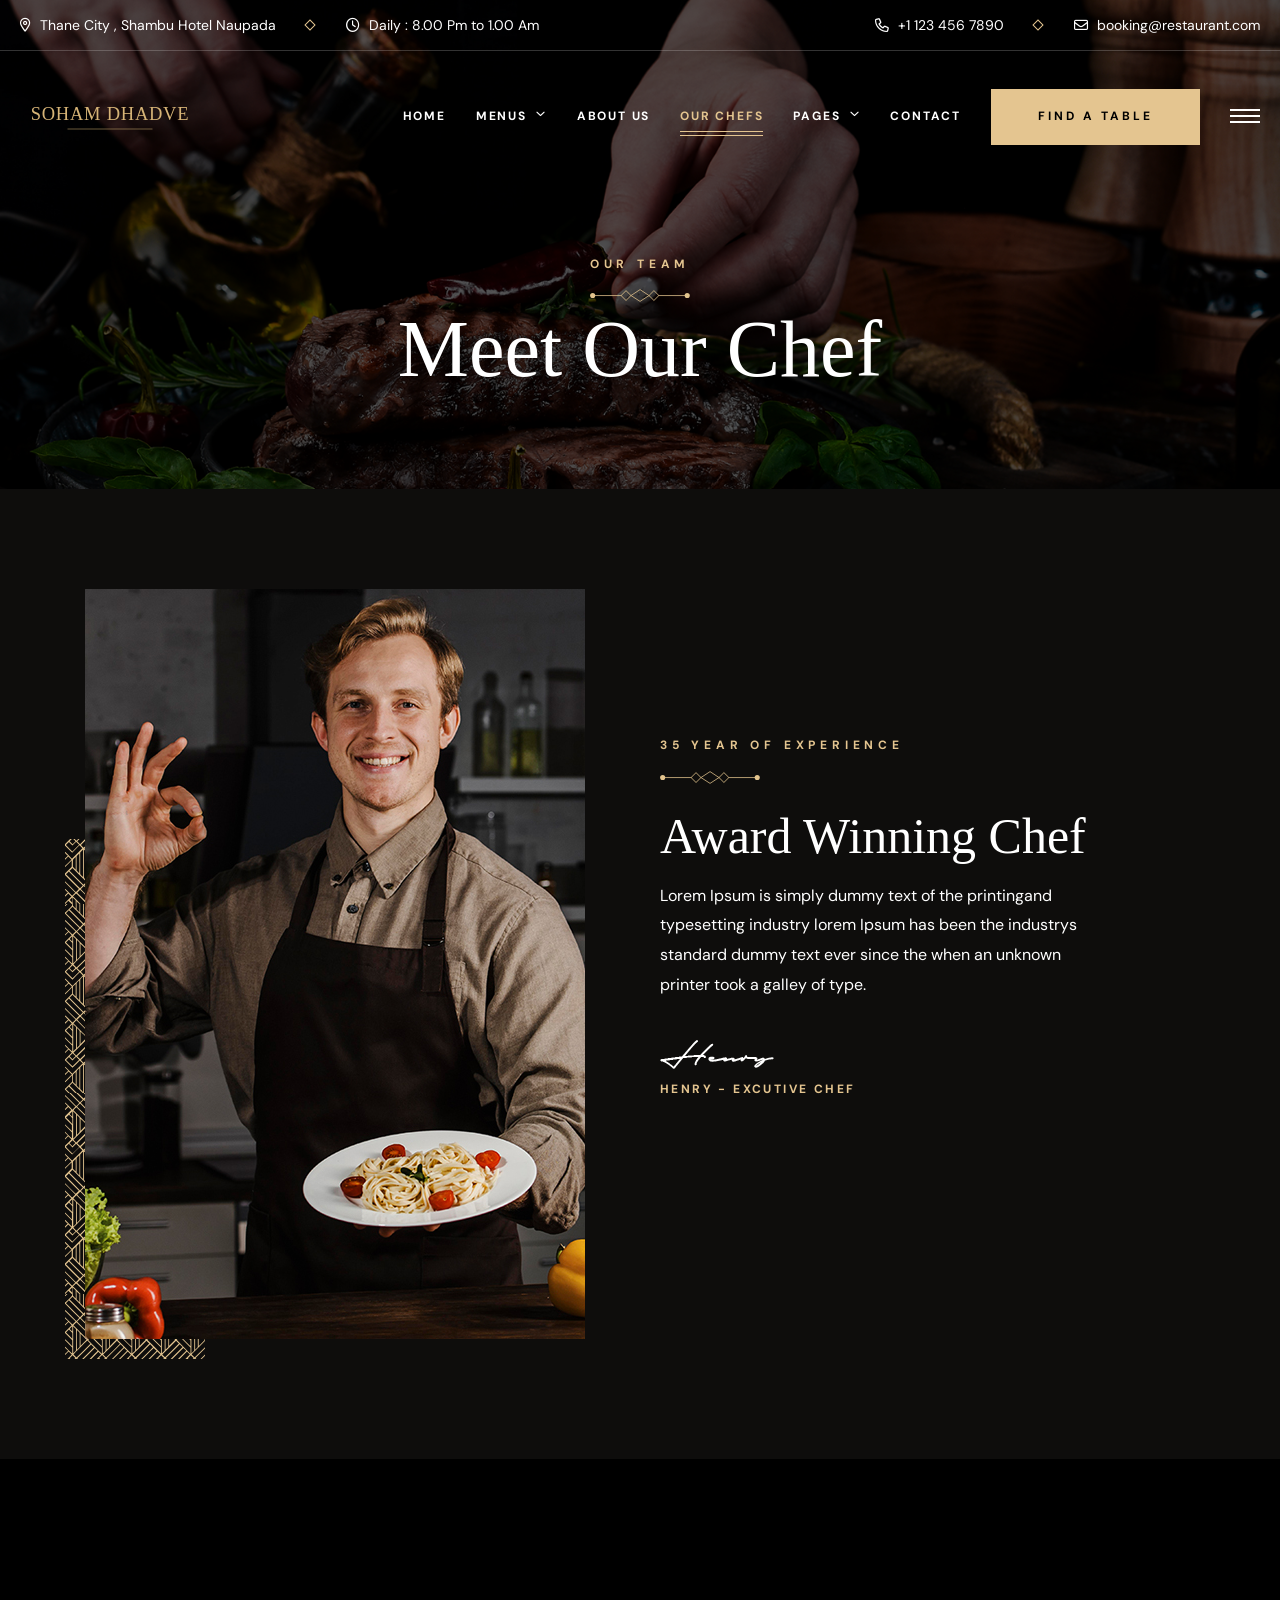
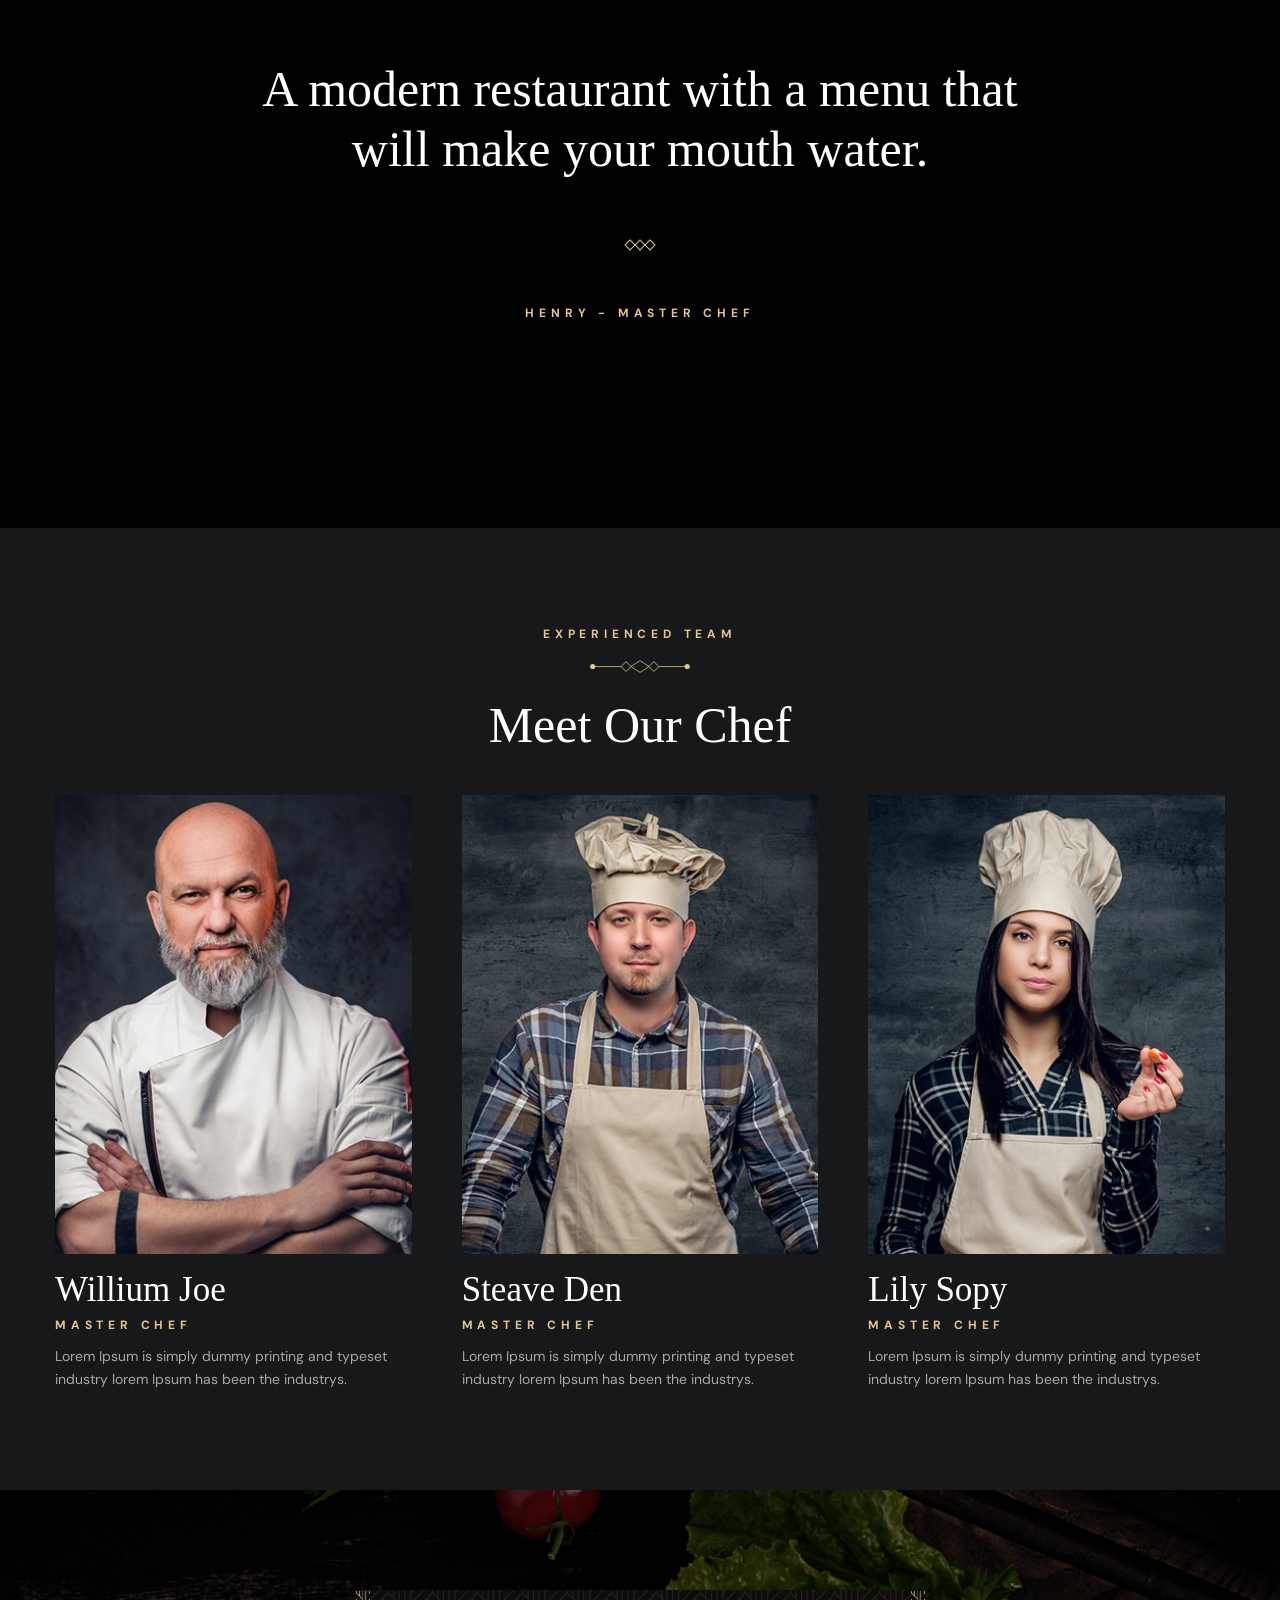
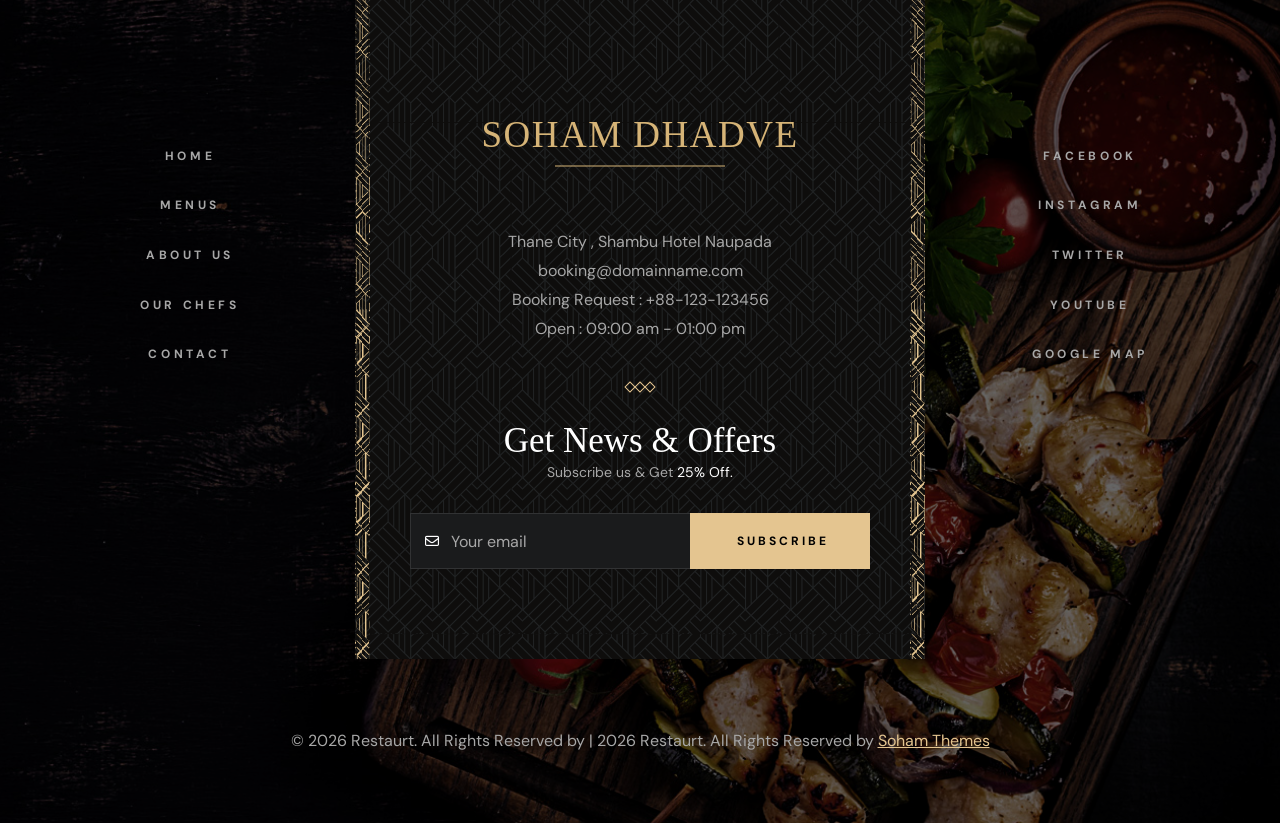
<file: soham-chefs.html>
<!DOCTYPE html>
<html lang="en">

<head>
<meta charset="utf-8">
<title>Our Chefs | Soham Dhadve Restaurant</title>
<!-- Stylesheets -->
<link href="css/bootstrap.css" rel="stylesheet">
<link href="css/style.css" rel="stylesheet">
<link rel="shortcut icon" href="images/favicon.png" type="image/x-icon">
<link rel="icon" href="images/favicon.png" type="image/x-icon">
<!-- Responsive -->
<meta http-equiv="X-UA-Compatible" content="IE=edge">
<meta name="viewport" content="width=device-width, initial-scale=1.0, maximum-scale=1.0, user-scalable=0">
    <meta name="author" content="Soham Dhadve">
    <meta name="description" content="Explore the menu, dining experience, chefs and reservations at Soham Dhadve Restaurant.">
    <meta name="creator" content="Soham Dhadve">

<link href="css/responsive.css" rel="stylesheet">
 

</head>

<body>
  <div class="page-wrapper"> 
  
    <!-- Preloader -->
    <div class="loader-wrap">
        <div class="preloader">
            <div class="preloader-close">x</div>
            <div id="handle-preloader" class="handle-preloader">
                <div class="animation-preloader">
                    <div class="spinner"></div>
                    <div class="txt-loading">
                        <span data-text-preloader="D" class="letters-loading">
                            D
                        </span>
                        <span data-text-preloader="E" class="letters-loading">
                            E
                        </span>
                        <span data-text-preloader="L" class="letters-loading">
                            L
                        </span>
                        <span data-text-preloader="I" class="letters-loading">
                            I
                        </span>
                        <span data-text-preloader="C" class="letters-loading">
                            C
                        </span>
                        <span data-text-preloader="I" class="letters-loading">
                            I
                        </span>
                    </div>
                </div>  
            </div>
        </div>
    </div>
    <!-- Preloader End -->

    <!-- Main Header-->
    <header class="main-header">
        <div class="header-top">
            <div class="auto-container">
                <div class="inner clearfix">
                    <div class="top-left clearfix">
                        <ul class="top-info clearfix">
                            <li><i class="icon far fa-map-marker-alt"></i> Thane City , Shambu Hotel Naupada</li>
                            <li><i class="icon far fa-clock"></i> Daily : 8.00 Pm to 1.00 Am</li>
                        </ul>
                    </div>
                    <div class="top-right clearfix">
                        <ul class="top-info clearfix">
                            <li><a href="tel:+11234567890"><i class="icon far fa-phone"></i> +1 123 456 7890</a></li>
                            <li><a href="mailto:booking@restaurant.com"><i class="icon far fa-envelope"></i> booking@restaurant.com</a></li>
                        </ul>
                    </div>
                </div>
            </div>
        </div>
        <!-- Header Upper -->
        <div class="header-upper">        
            <div class="auto-container">
                <!-- Main Box -->
                <div class="main-box clearfix">
                    <!--Logo-->
                    <div class="logo-box">
                         <div class="logo"><a href="index.html" title="Soham Dhadve Restaurant"><img src="images/soham-dhadve-logo.svg" alt="" title="Soham Dhadve Restaurant"></a></div>
                    </div>

                    <div class="nav-box clearfix">
                        <!--Nav Outer-->
                        <div class="nav-outer clearfix">         
                            <nav class="main-menu">
                                <ul class="navigation clearfix">
                                    <li class=""><a href="index.html">Home</a>
                                    </li>
                                    <li class="dropdown has-mega-menu"><a href="soham-menu.html">Menus</a>
                                        <ul>
                                            <li>
                                                <div class="mega-menu">
                                                    <div class="menu-inner">
                                                        <div class="auto-container">
                                                            <div class="row clearfix">
                                                                <div class="menu-block col-lg-3 col-md-6 col-sm-6">
                                                                    <div class="image"><a href="soham-menu.html"><img src="images/resource/menu-image-1.jpg" alt=""></a></div>
                                                                    <div class="title"><a href="soham-menu.html">Menu list 1</a></div>
                                                                </div>
                                                                <div class="menu-block col-lg-3 col-md-6 col-sm-6">
                                                                    <div class="image"><a href="soham-menu-two.html"><img src="images/resource/menu-image-2.jpg" alt=""></a></div>
                                                                    <div class="title"><a href="soham-menu-two.html">Menu list 2</a></div>
                                                                </div>
                                                                <div class="menu-block col-lg-3 col-md-6 col-sm-6">
                                                                    <div class="image"><a href="soham-menu-three.html"><img src="images/resource/menu-image-3.jpg" alt=""></a></div>
                                                                    <div class="title"><a href="soham-menu-three.html">Menu list 3</a></div>
                                                                </div>
                                                                <div class="menu-block col-lg-3 col-md-6 col-sm-6">
                                                                    <div class="image"><a href="soham-menu-four.html"><img src="images/resource/menu-image-4.jpg" alt=""></a></div>
                                                                    <div class="title"><a href="soham-menu-four.html">Menu list 4</a></div>
                                                                </div>
                                                            </div>
                                                        </div>
                                                    </div>
                                                </div>
                                            </li>
                                        </ul>
                                    </li>
                                    <li><a href="soham-about.html">About Us</a></li>
                                    <li class="current"><a href="soham-chefs.html">Our chefs</a></li>
                                    <li class="dropdown"><a href="#">Pages</a>
                                        <ul>
                                            <li><a href="#">Dropdown Menu 1</a></li>
                                            <li><a href="#">Dropdown Menu 2</a></li>
                                            <li><a href="#">Dropdown Menu 3</a></li>
                                            <li class="dropdown"><a href="#">Dropdown Menu 4</a>
                                                <ul>
                                                    <li><a href="#">Dropdown Menu level 2</a></li>
                                                    <li><a href="#">Dropdown Menu level 2</a></li>
                                                    <li><a href="#">Dropdown Menu Level 3</a></li>
                                                </ul>
                                            </li>
                                            <li><a href="#">Dropdown Lorem 5</a></li>
                                        </ul>
                                    </li>
                                    <li><a href="soham-contact.html">Contact</a></li>
                                </ul>
                            </nav>
                            <!-- Main Menu End-->
                        </div>
                        <!--Nav Outer End-->

                        <div class="links-box clearfix">
                            <div class="link link-btn">
                                <a href="soham-reservation.html" class="theme-btn btn-style-one clearfix">
                                    <span class="btn-wrap">
                                        <span class="text-one">find a table</span>
                                        <span class="text-two">find a table</span>
                                    </span>
                                </a>
                            </div>
                            <div class="link info-toggler">
                                <button class="info-btn">
                                    <span class="hamburger">
                                        <span class="top-bun"></span>
                                        <span class="meat"></span>
                                        <span class="bottom-bun"></span>
                                    </span>
                                </button>
                            </div>
                        </div>

                        <!-- Hidden Nav Toggler -->
                        <div class="nav-toggler">
                            <button class="hidden-bar-opener">
                                <span class="hamburger">
                                    <span class="top-bun"></span>
                                    <span class="meat"></span>
                                    <span class="bottom-bun"></span>
                                </span>
                            </button>
                        </div>

                    </div>

                </div>
            </div>
        </div>
    </header>
    <!--End Main Header -->

    
    <!--Menu Backdrop-->
    <div class="menu-backdrop"></div>

    <!-- Hidden Navigation Bar -->
    <section class="hidden-bar">
        <!-- Hidden Bar Wrapper -->
        <div class="inner-box">
            <div class="cross-icon hidden-bar-closer"><span class="far fa-close"></span></div>
            <div class="logo-box"><a href="index.html" title="Soham Dhadve Restaurant"><img src="images/soham-dhadve-logo.svg" alt="" title="Soham Dhadve Restaurant"></a></div>
            
            <!-- .Side-menu -->
            <div class="side-menu">
                 <ul class="navigation clearfix">
                    <li class=""><a href="index.html">Home</a>
                    </li>
                    <li class="dropdown"><a href="soham-menu.html">Menus</a>
                        <ul>
                            <li><a href="soham-menu.html">Menu List 1</a></li>
                            <li><a href="soham-menu-two.html">Menu List 2</a></li>
                            <li><a href="soham-menu-three.html">Menu List 3</a></li>
                            <li><a href="soham-menu-four.html">Menu List 4</a></li>
                        </ul>
                    </li>
                    <li><a href="soham-about.html">About Us</a></li>
                    <li class="current" ><a href="soham-chefs.html">Our chefs</a></li>
                    <li class="dropdown"><a href="#">Pages</a>
                        <ul>
                            <li><a href="#">Dropdown Menu 1</a></li>
                            <li><a href="#">Dropdown Menu 2</a></li>
                            <li><a href="#">Dropdown Menu 3</a></li>
                            <li class="dropdown"><a href="#">Dropdown Menu 4</a>
                                <ul>
                                    <li><a href="#">Dropdown Menu level 2</a></li>
                                    <li><a href="#">Dropdown Menu level 2</a></li>
                                    <li><a href="#">Dropdown Menu Level 3</a></li>
                                </ul>
                            </li>
                            <li><a href="#">Dropdown Lorem 5</a></li>
                        </ul>
                    </li>
                    <li><a href="soham-contact.html">Contact</a></li>
                </ul>
            </div><!-- /.Side-menu -->
            
            <h2>Visit Us</h2>
            <ul class="info">
                <li>Restaurant St, Delicious City, <br>London 9578, UK</li>
                <li>Open: 9.30 am - 2.30pm</li>
                <li><a href="mailto:booking@domainame.com">booking@domainame.com</a></li>
            </ul>
            <div class="separator"><span></span></div>
            <div class="booking-info">
                <div class="bk-title">Booking request</div>
                <div class="bk-no"><a href="tel:+88-123-123456">+88-123-123456</a></div>
            </div>
        
        </div><!-- / Hidden Bar Wrapper -->
    </section>
    <!-- / Hidden Bar -->

    <!--Info Back Drop-->
    <div class="info-back-drop"></div>
    
    <!-- Hidden Bar -->
    <section class="info-bar">
        <div class="inner-box">
            <div class="cross-icon"><span class="far fa-close"></span></div>
            <div class="logo-box"><a href="index.html" title="Soham Dhadve Restaurant"><img src="images/soham-dhadve-logo.svg" alt="" title="Soham Dhadve Restaurant"></a></div>
            <div class="image-box"><img src="images/resource/sidebar-image.jpg" alt="" title=""></div>

            <h2>Visit Us</h2>
            <ul class="info">
                <li>Restaurant St, Delicious City, <br>London 9578, UK</li>
                <li>Open: 9.30 am - 2.30pm</li>
                <li><a href="mailto:booking@domainame.com">booking@domainame.com</a></li>
            </ul>
            <div class="separator"><span></span></div>
            <div class="booking-info">
                <div class="bk-title">Booking request</div>
                <div class="bk-no"><a href="tel:+88-123-123456">+88-123-123456</a></div>
            </div>
        </div>
    </section>
    <!--End Hidden Bar -->

    <!-- Inner Banner Section -->
    <section class="inner-banner">
        <div class="image-layer" style="background-image: url(images/background/banner-image-5.jpg);"></div>
        <div class="auto-container">
            <div class="inner">
                <div class="subtitle"><span>our team</span></div>
                <div class="pattern-image"><img src="images/icons/separator.svg" alt="" title=""></div>
                <h1><span>Meet Our Chef</span></h1>
            </div>
        </div>
    </section>
    <!--End Banner Section -->

    <!--Chef Section-->
    <section class="chef-section">
        <div class="right-bg"><img src="images/background/bg-26.png" alt="" title=""></div>
        <div class="auto-container">
            <div class="row clearfix">
                <!--Col-->
                <div class="image-col col-xl-6 col-lg-6 col-md-12 col-sm-12">
                    <div class="inner wow fadeInLeft" data-wow-duration="1500ms" data-wow-delay="0ms">
                        <div class="image"><img src="images/resource/mainchef.jpg" alt=""></div>
                    </div>
                </div>
                <!--Col-->
                <div class="content-col col-xl-6 col-lg-6 col-md-12 col-sm-12">
                    <div class="inner clearfix wow fadeInRight" data-wow-duration="1500ms" data-wow-delay="0ms">
                        <div class="content-box">
                            <div class="title-box">
                                <div class="subtitle"><span>35 year of experience</span></div>
                                <div class="pattern-image"><img src="images/icons/separator.svg" alt="" title=""></div>
                                <h2>Award Winning Chef</h2>
                                <div class="text">Lorem Ipsum is simply dummy text of the printingand typesetting industry lorem Ipsum has been the industrys standard dummy text ever since the when an unknown printer took a galley of type.</div>
                            </div>
                            <div class="info">
                                <div class="signature"><img src="images/resource/signature-2.png" alt="" title=""></div>
                                <div class="author">Henry - EXCUTIVE CHEF</div>
                            </div>
                        </div>
                    </div>
                </div>

            </div>
        </div>
    </section>


    <!--quote Section-->
    <section class="intro-section quote">
        <div class="image-layer" style="background-image: url(images/background/image-12.jpg);"></div>
        <div class="auto-container">
            <div class="content-box">
                <h3>A modern restaurant with a menu that will make your mouth water.</h3>
                <div class="separator"><span></span><span></span><span></span></div>
                <div class="auth-title">Henry - Master chef</div>
            </div>

        </div>
    </section>

    <!--Team Section-->
    <section class="team-section">
        <div class="left-bg"><img src="images/background/bg-27.png" alt="" title=""></div>
        <div class="auto-container">
            <div class="title-box centered">
                <div class="subtitle"><span>experienced team</span></div>
                <div class="pattern-image"><img src="images/icons/separator.svg" alt="" title=""></div>
                <h2>Meet Our Chef</h2>
            </div>
            <div class="row justify-content-center clearfix">
                <!--Block-->
                <div class="team-block col-lg-4 col-md-6 col-sm-12">
                    <div class="inner-box wow fadeInUp" data-wow-duration="1500ms" data-wow-delay="0ms">
                        <div class="image">
                            <img src="images/resource/team-1.jpg" alt="">
                            <div class="overlay-box">
                                <div class="overlay-inner">
                                    <!-- Social Box -->
                                    <ul class="social-box">
                                        <li><a href="https://www.facebook.com/" class="fab fa-facebook-f"></a></li>
                                        <li><a href="https://www.twitter.com/" class="fab fa-twitter"></a></li>
                                        <li><a href="https://dribbble.com/" class="fab fa-dribbble"></a></li>
                                        <li><a href="https://www.linkedin.com/" class="fab fa-linkedin"></a></li>
                                    </ul>
                                </div>
                            </div>
                        </div>
                        <h3><a href="soham-menu.html">Willium Joe</a></h3>
                        <div class="designation">Master chef</div>
                        <div class="text desc">Lorem Ipsum is simply dummy printing and typeset industry lorem Ipsum has been the industrys.</div>
                    </div>
                </div>

                <!--Block-->
                <div class="team-block col-lg-4 col-md-6 col-sm-12">
                    <div class="inner-box wow fadeInUp" data-wow-duration="1500ms" data-wow-delay="300ms">
                        <div class="image">
                            <img src="images/resource/team-2.jpg" alt="">
                            <div class="overlay-box">
                                <div class="overlay-inner">
                                    <!-- Social Box -->
                                    <ul class="social-box">
                                        <li><a href="https://www.facebook.com/" class="fab fa-facebook-f"></a></li>
                                        <li><a href="https://www.twitter.com/" class="fab fa-twitter"></a></li>
                                        <li><a href="https://dribbble.com/" class="fab fa-dribbble"></a></li>
                                        <li><a href="https://www.linkedin.com/" class="fab fa-linkedin"></a></li>
                                    </ul>
                                </div>
                            </div>
                        </div>
                        <h3><a href="soham-menu.html">Steave Den</a></h3>
                        <div class="designation">Master chef</div>
                        <div class="text desc">Lorem Ipsum is simply dummy printing and typeset industry lorem Ipsum has been the industrys.</div>
                    </div>
                </div>

                <!--Block-->
                <div class="team-block col-lg-4 col-md-6 col-sm-12">
                    <div class="inner-box wow fadeInUp" data-wow-duration="1500ms" data-wow-delay="600ms">
                        <div class="image">
                            <img src="images/resource/team-3.jpg" alt="">
                            <div class="overlay-box">
                                <div class="overlay-inner">
                                    <!-- Social Box -->
                                    <ul class="social-box">
                                        <li><a href="https://www.facebook.com/" class="fab fa-facebook-f"></a></li>
                                        <li><a href="https://www.twitter.com/" class="fab fa-twitter"></a></li>
                                        <li><a href="https://dribbble.com/" class="fab fa-dribbble"></a></li>
                                        <li><a href="https://www.linkedin.com/" class="fab fa-linkedin"></a></li>
                                    </ul>
                                </div>
                            </div>
                        </div>
                        <h3><a href="soham-menu.html">Lily Sopy</a></h3>
                        <div class="designation">Master chef</div>
                        <div class="text desc">Lorem Ipsum is simply dummy printing and typeset industry lorem Ipsum has been the industrys.</div>
                    </div>
                </div>

            </div>
        </div>
    </section>

    <!--Main Footer-->
    <footer class="main-footer">
        <div class="image-layer" style="background-image: url(images/background/image-4.jpg);"></div>
        <div class="upper-section">
            <div class="auto-container">
                <div class="row clearfix">
                    <!--Footer Col-->
                    <div class="footer-col info-col col-lg-6 col-md-12 col-sm-12">
                        <div class="inner wow fadeInUp" data-wow-delay="0ms" data-wow-duration="1500ms">
                            <div class="content">
                                <div class="logo"><a href="index.html" title="Soham Dhadve Restaurant"><img src="images/soham-dhadve-logo.svg" alt="" title="Soham Dhadve Restaurant"></a></div>
                                <div class="info">
                                    <ul>
                                        <li>Thane City , Shambu Hotel Naupada</li>
                                        <li><a href="mailto:booking@domainname.com">booking@domainname.com</a></li>
                                        <li><a href="tel:+88-123-123456">Booking Request : +88-123-123456</a></li>
                                        <li>Open : 09:00 am - 01:00 pm</li>
                                    </ul>
                                </div>
                                <div class="separator"><span></span><span></span><span></span></div>
                                <div class="newsletter">
                                    <h3>Get News & Offers</h3>
                                    <div class="text">Subscribe us & Get <span>25% Off.</span></div>
                                    <div class="newsletter-form">
                                        <form method="post" action="#">
                                            <div class="form-group">
                                                <span class="alt-icon far fa-envelope"></span>
                                                <input type="email" name="email" value="" placeholder="Your email" required>
                                                <button type="submit" class="theme-btn btn-style-one clearfix">
                                                    <span class="btn-wrap">
                                                        <span class="text-one">subscribe</span>
                                                        <span class="text-two">subscribe</span>
                                                    </span>
                                                </button>
                                            </div>
                                        </form>
                                    </div>
                                </div>
                            </div>
                        </div>
                    </div>
                    <!--Footer Col-->
                    <div class="footer-col links-col col-lg-3 col-md-6 col-sm-12">
                        <div class="inner wow fadeInLeft" data-wow-delay="0ms" data-wow-duration="1500ms">
                            <ul class="links">
                                <li><a href="index.html">Home</a></li>
                                <li><a href="soham-menu.html">Menus</a></li>
                                <li><a href="soham-about.html">About us</a></li>
                                <li><a href="soham-chefs.html">Our chefs</a></li>
                                <li><a href="soham-contact.html">Contact</a></li>
                            </ul>
                        </div>
                    </div>
                    <!--Footer Col-->
                    <div class="footer-col links-col last col-lg-3 col-md-6 col-sm-12">
                        <div class="inner wow fadeInRight" data-wow-delay="0ms" data-wow-duration="1500ms">
                            <ul class="links">
                                <li><a href="#">facebook</a></li>
                                <li><a href="#">instagram</a></li>
                                <li><a href="#">Twitter</a></li>
                                <li><a href="#">Youtube</a></li>
                                <li><a href="#">Google map</a></li>
                            </ul>
                        </div>
                    </div>
                </div>
            </div>
        </div>
        <div class="footer-bottom">
            <div class="auto-container">
                <div class="copyright">&copy; 2026 Restaurt. All Rights Reserved by  |   2026 Restaurt. All Rights Reserved by <a href="#" target="blank">Soham Themes</a></div>
            </div>
        </div>
    </footer>

</div>
<!--End pagewrapper--> 

<!--Scroll to top-->
<div class="scroll-to-top scroll-to-target" data-target="html"><span class="icon fa fa-angle-up"></span></div>

<script src="js/jquery.js"></script>
<script src="js/popper.min.js"></script>
<script src="js/bootstrap.min.js"></script>
<script src="js/jquery-ui.js"></script>
<script src="js/jquery.fancybox.js"></script>
<script src="js/swiper.js"></script>
<script src="js/owl.js"></script>
<script src="js/appear.js"></script>
<script src="js/wow.js"></script>
<script src="js/custom-script.js"></script>
<div class="site-customization-credit" style="display:none">Website customization: Soham Dhadve</div>
</body>

</html>
</file>
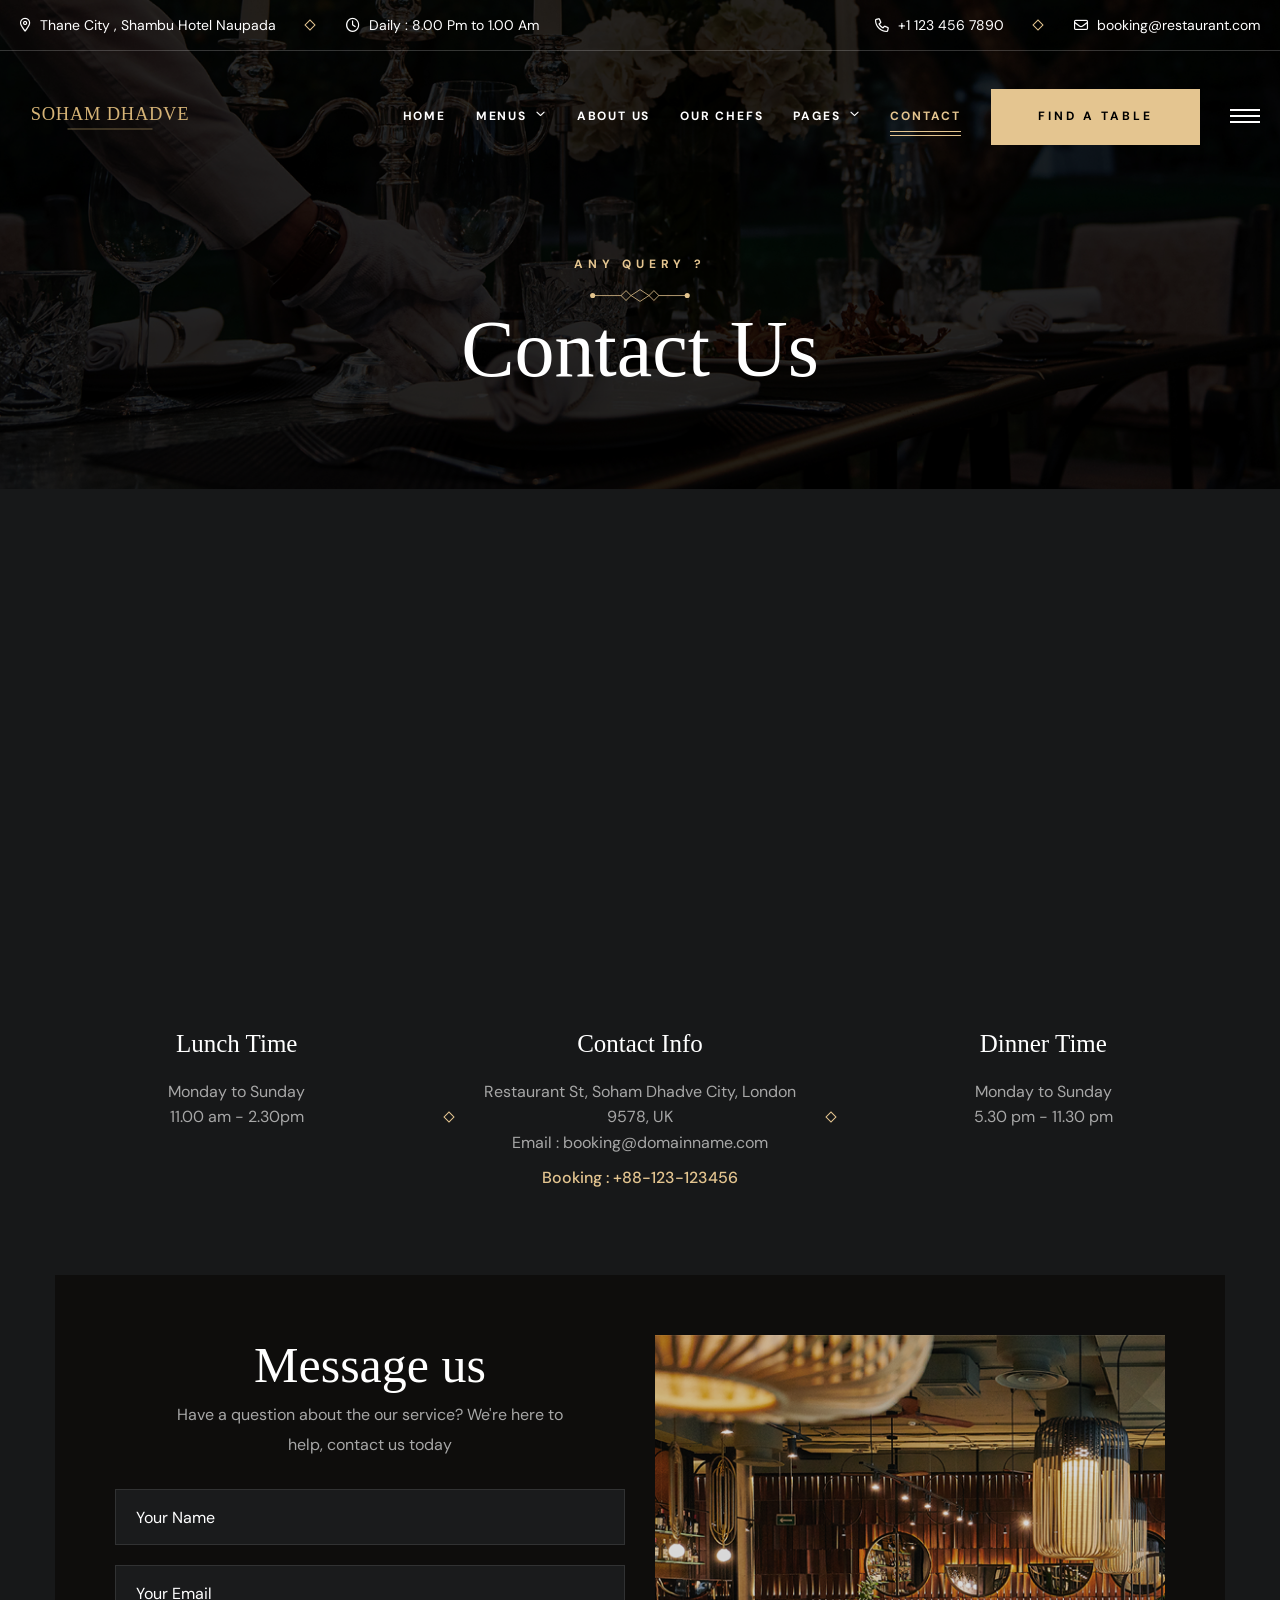
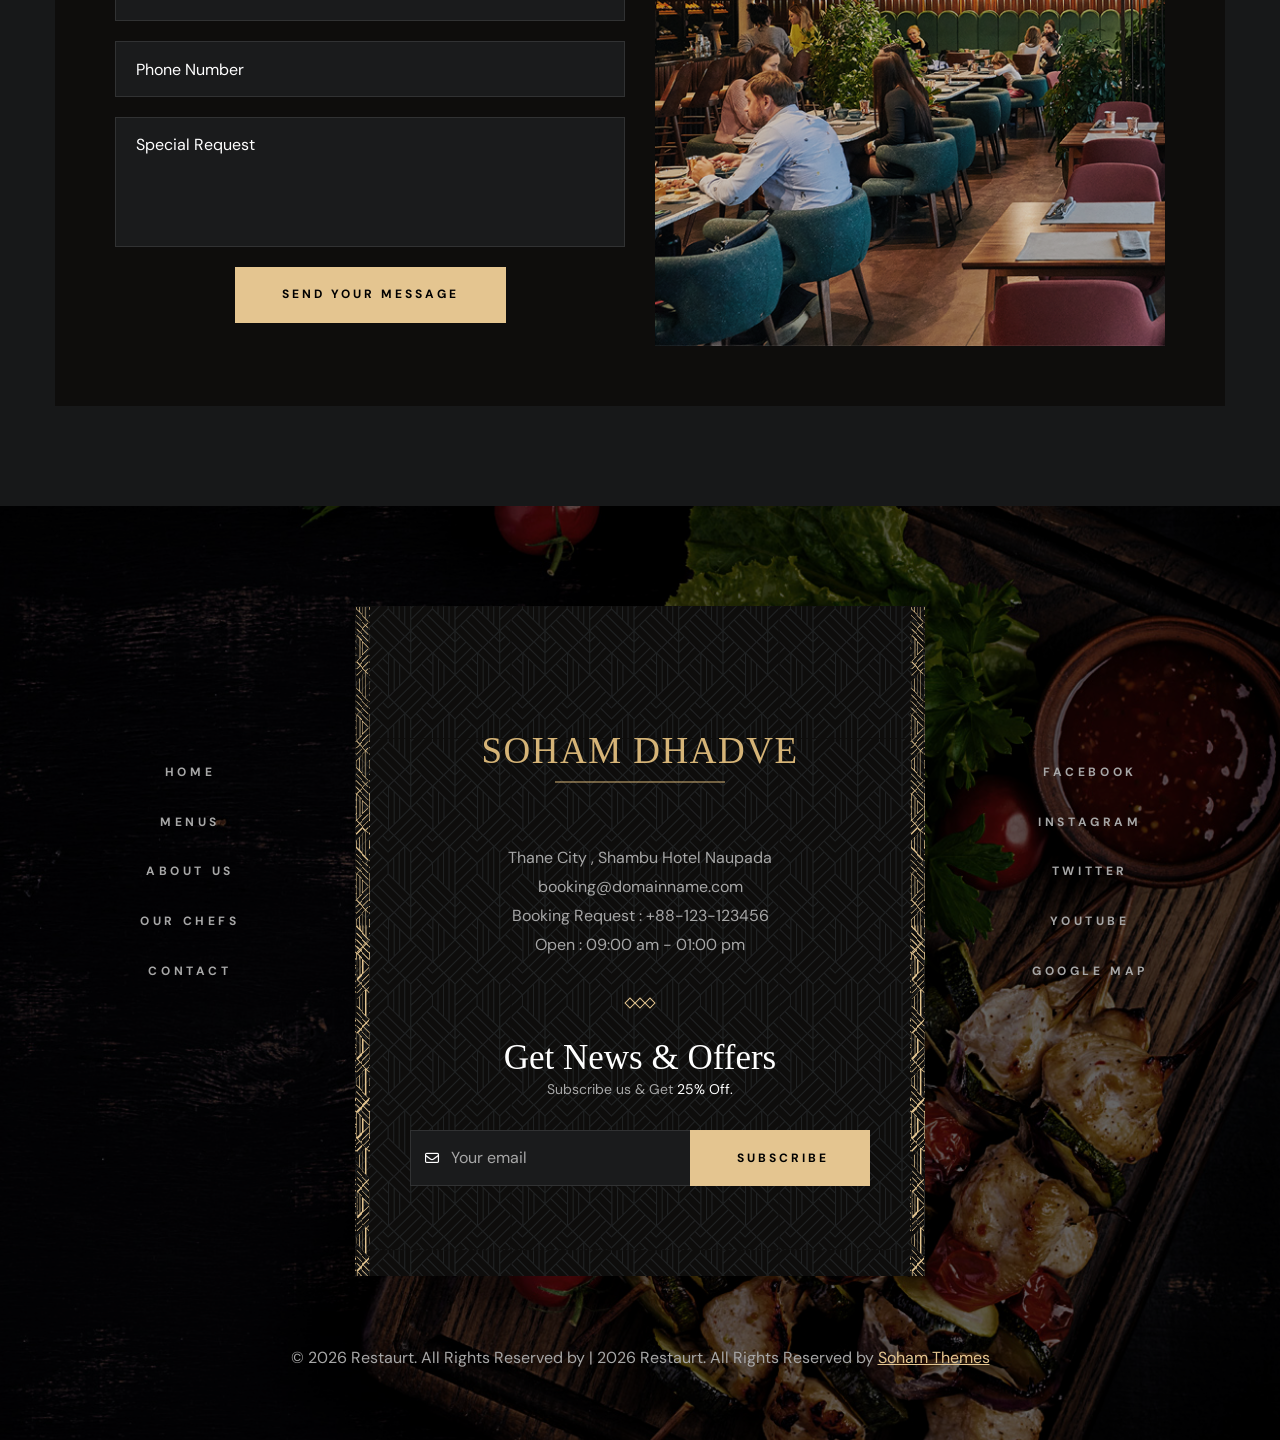
<file: soham-contact.html>
<!DOCTYPE html>
<html lang="en">

<head>
<meta charset="utf-8">
<title>Contact | Soham Dhadve Restaurant</title>
<!-- Stylesheets -->
<link href="css/bootstrap.css" rel="stylesheet">
<link href="css/style.css" rel="stylesheet">
<link rel="shortcut icon" href="images/favicon.png" type="image/x-icon">
<link rel="icon" href="images/favicon.png" type="image/x-icon">
<!-- Responsive -->
<meta http-equiv="X-UA-Compatible" content="IE=edge">
<meta name="viewport" content="width=device-width, initial-scale=1.0, maximum-scale=1.0, user-scalable=0">
    <meta name="author" content="Soham Dhadve">
    <meta name="description" content="Explore the menu, dining experience, chefs and reservations at Soham Dhadve Restaurant.">
    <meta name="creator" content="Soham Dhadve">

<link href="css/responsive.css" rel="stylesheet">
 

</head>

<body>
  <div class="page-wrapper"> 
  
    <!-- Preloader -->
    <div class="loader-wrap">
        <div class="preloader">
            <div class="preloader-close">x</div>
            <div id="handle-preloader" class="handle-preloader">
                <div class="animation-preloader">
                    <div class="spinner"></div>
                    <div class="txt-loading">
                        <span data-text-preloader="D" class="letters-loading">
                            D
                        </span>
                        <span data-text-preloader="E" class="letters-loading">
                            E
                        </span>
                        <span data-text-preloader="L" class="letters-loading">
                            L
                        </span>
                        <span data-text-preloader="I" class="letters-loading">
                            I
                        </span>
                        <span data-text-preloader="C" class="letters-loading">
                            C
                        </span>
                        <span data-text-preloader="I" class="letters-loading">
                            I
                        </span>
                    </div>
                </div>  
            </div>
        </div>
    </div>
    <!-- Preloader End -->

    <!-- Main Header-->
    <header class="main-header">
        <div class="header-top">
            <div class="auto-container">
                <div class="inner clearfix">
                    <div class="top-left clearfix">
                        <ul class="top-info clearfix">
                            <li><i class="icon far fa-map-marker-alt"></i> Thane City , Shambu Hotel Naupada</li>
                            <li><i class="icon far fa-clock"></i> Daily : 8.00 Pm to 1.00 Am</li>
                        </ul>
                    </div>
                    <div class="top-right clearfix">
                        <ul class="top-info clearfix">
                            <li><a href="tel:+11234567890"><i class="icon far fa-phone"></i> +1 123 456 7890</a></li>
                            <li><a href="mailto:booking@restaurant.com"><i class="icon far fa-envelope"></i> booking@restaurant.com</a></li>
                        </ul>
                    </div>
                </div>
            </div>
        </div>
        <!-- Header Upper -->
        <div class="header-upper">        
            <div class="auto-container">
                <!-- Main Box -->
                <div class="main-box clearfix">
                    <!--Logo-->
                    <div class="logo-box">
                         <div class="logo"><a href="index.html" title="Soham Dhadve Restaurant"><img src="images/soham-dhadve-logo.svg" alt="" title="Soham Dhadve Restaurant"></a></div>
                    </div>

                    <div class="nav-box clearfix">
                        <!--Nav Outer-->
                        <div class="nav-outer clearfix">         
                            <nav class="main-menu">
                                <ul class="navigation clearfix">
                                    <li class=""><a href="index.html">Home</a>
                                    </li>
                                    <li class="dropdown has-mega-menu"><a href="soham-menu.html">Menus</a>
                                        <ul>
                                            <li>
                                                <div class="mega-menu">
                                                    <div class="menu-inner">
                                                        <div class="auto-container">
                                                            <div class="row clearfix">
                                                                <div class="menu-block col-lg-3 col-md-6 col-sm-6">
                                                                    <div class="image"><a href="soham-menu.html"><img src="images/resource/menu-image-1.jpg" alt=""></a></div>
                                                                    <div class="title"><a href="soham-menu.html">Menu list 1</a></div>
                                                                </div>
                                                                <div class="menu-block col-lg-3 col-md-6 col-sm-6">
                                                                    <div class="image"><a href="soham-menu-two.html"><img src="images/resource/menu-image-2.jpg" alt=""></a></div>
                                                                    <div class="title"><a href="soham-menu-two.html">Menu list 2</a></div>
                                                                </div>
                                                                <div class="menu-block col-lg-3 col-md-6 col-sm-6">
                                                                    <div class="image"><a href="soham-menu-three.html"><img src="images/resource/menu-image-3.jpg" alt=""></a></div>
                                                                    <div class="title"><a href="soham-menu-three.html">Menu list 3</a></div>
                                                                </div>
                                                                <div class="menu-block col-lg-3 col-md-6 col-sm-6">
                                                                    <div class="image"><a href="soham-menu-four.html"><img src="images/resource/menu-image-4.jpg" alt=""></a></div>
                                                                    <div class="title"><a href="soham-menu-four.html">Menu list 4</a></div>
                                                                </div>
                                                            </div>
                                                        </div>
                                                    </div>
                                                </div>
                                            </li>
                                        </ul>
                                    </li>
                                    <li><a href="soham-about.html">About Us</a></li>
                                    <li><a href="soham-chefs.html">Our chefs</a></li>
                                    <li class="dropdown"><a href="#">Pages</a>
                                        <ul>
                                            <li><a href="#">Dropdown Menu 1</a></li>
                                            <li><a href="#">Dropdown Menu 2</a></li>
                                            <li><a href="#">Dropdown Menu 3</a></li>
                                            <li class="dropdown"><a href="#">Dropdown Menu 4</a>
                                                <ul>
                                                    <li><a href="#">Dropdown Menu level 2</a></li>
                                                    <li><a href="#">Dropdown Menu level 2</a></li>
                                                    <li><a href="#">Dropdown Menu Level 3</a></li>
                                                </ul>
                                            </li>
                                            <li><a href="#">Dropdown Lorem 5</a></li>
                                        </ul>
                                    </li>
                                    <li class="current"><a href="soham-contact.html">Contact</a></li>
                                </ul>
                            </nav>
                            <!-- Main Menu End-->
                        </div>
                        <!--Nav Outer End-->

                        <div class="links-box clearfix">
                            <div class="link link-btn">
                                <a href="soham-reservation.html" class="theme-btn btn-style-one clearfix">
                                    <span class="btn-wrap">
                                        <span class="text-one">find a table</span>
                                        <span class="text-two">find a table</span>
                                    </span>
                                </a>
                            </div>
                            <div class="link info-toggler">
                                <button class="info-btn">
                                    <span class="hamburger">
                                        <span class="top-bun"></span>
                                        <span class="meat"></span>
                                        <span class="bottom-bun"></span>
                                    </span>
                                </button>
                            </div>
                        </div>

                        <!-- Hidden Nav Toggler -->
                        <div class="nav-toggler">
                            <button class="hidden-bar-opener">
                                <span class="hamburger">
                                    <span class="top-bun"></span>
                                    <span class="meat"></span>
                                    <span class="bottom-bun"></span>
                                </span>
                            </button>
                        </div>

                    </div>

                </div>
            </div>
        </div>
    </header>
    <!--End Main Header -->

    
    <!--Menu Backdrop-->
    <div class="menu-backdrop"></div>

    <!-- Hidden Navigation Bar -->
    <section class="hidden-bar">
        <!-- Hidden Bar Wrapper -->
        <div class="inner-box">
            <div class="cross-icon hidden-bar-closer"><span class="far fa-close"></span></div>
            <div class="logo-box"><a href="index.html" title="Soham Dhadve Restaurant"><img src="images/soham-dhadve-logo.svg" alt="" title="Soham Dhadve Restaurant"></a></div>
            
            <!-- .Side-menu -->
            <div class="side-menu">
                 <ul class="navigation clearfix">
                    <li class=""><a href="index.html">Home</a>
                    </li>
                    <li class="current dropdown"><a href="soham-menu.html">Menus</a>
                        <ul>
                            <li><a href="soham-menu.html">Menu List 1</a></li>
                            <li><a href="soham-menu-two.html">Menu List 2</a></li>
                            <li><a href="soham-menu-three.html">Menu List 3</a></li>
                            <li><a href="soham-menu-four.html">Menu List 4</a></li>
                        </ul>
                    </li>
                    <li><a href="soham-about.html">About Us</a></li>
                    <li><a href="soham-chefs.html">Our chefs</a></li>
                    <li class="dropdown"><a href="#">Pages</a>
                        <ul>
                            <li><a href="#">Dropdown Menu 1</a></li>
                            <li><a href="#">Dropdown Menu 2</a></li>
                            <li><a href="#">Dropdown Menu 3</a></li>
                            <li class="dropdown"><a href="#">Dropdown Menu 4</a>
                                <ul>
                                    <li><a href="#">Dropdown Menu level 2</a></li>
                                    <li><a href="#">Dropdown Menu level 2</a></li>
                                    <li><a href="#">Dropdown Menu Level 3</a></li>
                                </ul>
                            </li>
                            <li><a href="#">Dropdown Lorem 5</a></li>
                        </ul>
                    </li>
                    <li><a href="soham-contact.html">Contact</a></li>
                </ul>
            </div><!-- /.Side-menu -->
            
            <h2>Visit Us</h2>
            <ul class="info">
                <li>Restaurant St, Delicious City, <br>London 9578, UK</li>
                <li>Open: 9.30 am - 2.30pm</li>
                <li><a href="mailto:booking@domainame.com">booking@domainame.com</a></li>
            </ul>
            <div class="separator"><span></span></div>
            <div class="booking-info">
                <div class="bk-title">Booking request</div>
                <div class="bk-no"><a href="tel:+88-123-123456">+88-123-123456</a></div>
            </div>
        
        </div><!-- / Hidden Bar Wrapper -->
    </section>
    <!-- / Hidden Bar -->

    <!--Info Back Drop-->
    <div class="info-back-drop"></div>
    
    <!-- Hidden Bar -->
    <section class="info-bar">
        <div class="inner-box">
            <div class="cross-icon"><span class="far fa-close"></span></div>
            <div class="logo-box"><a href="index.html" title="Soham Dhadve Restaurant"><img src="images/soham-dhadve-logo.svg" alt="" title="Soham Dhadve Restaurant"></a></div>
            <div class="image-box"><img src="images/resource/sidebar-image.jpg" alt="" title=""></div>

            <h2>Visit Us</h2>
            <ul class="info">
                <li>Restaurant St, Delicious City, <br>London 9578, UK</li>
                <li>Open: 9.30 am - 2.30pm</li>
                <li><a href="mailto:booking@domainame.com">booking@domainame.com</a></li>
            </ul>
            <div class="separator"><span></span></div>
            <div class="booking-info">
                <div class="bk-title">Booking request</div>
                <div class="bk-no"><a href="tel:+88-123-123456">+88-123-123456</a></div>
            </div>
        </div>
    </section>
    <!--End Hidden Bar -->

    <!-- Inner Banner Section -->
    <section class="inner-banner">
        <div class="image-layer" style="background-image: url(images/background/banner-image-4.jpg);"></div>
        <div class="auto-container">
            <div class="inner">
                <div class="subtitle"><span>any query ?</span></div>
                <div class="pattern-image"><img src="images/icons/separator.svg" alt="" title=""></div>
                <h1><span>Contact Us</span></h1>
            </div>
        </div>
    </section>
    <!--End Banner Section -->

    <!--Map Section-->
    <div class="contact-map">
        <iframe src="https://www.google.com/maps/embed?pb=!1m18!1m12!1m3!1d81392.11276571127!2d-74.03116502768826!3d40.70144849986174!2m3!1f0!2f0!3f0!3m2!1i1024!2i768!4f13.1!3m3!1m2!1s0x89c24fa5d33f083b%3A0xc80b8f06e177fe62!2sNew%20York%2C%20NY%2C%20USA!5e0!3m2!1sen!2sin!4v1667928043843!5m2!1sen!2sin" width="100%" height="500" style="border:0;" allowfullscreen="" loading="lazy" referrerpolicy="no-referrer-when-downgrade"></iframe>
    </div>

    <!--Contact Info Section-->
    <section class="contact-page">
        <div class="left-bg"><img src="images/background/bg-25.png" alt="" title=""></div>
        <div class="right-bg"><img src="images/background/bg-6.png" alt="" title=""></div>
        <!--location Section-->
        <div class="location-center">
            <div class="auto-container">
                <div class="cinfo-box">
                    <div class="row clearfix">
                        <!--Block-->
                        <div class="contactinfo-block col-lg-4 col-md-4 col-sm-12">
                            <div class="inner-box wow fadeInUp" data-wow-duration="1500ms" data-wow-delay="300ms">
                                <h4>Lunch Time</h4>
                                <div class="text">Monday to Sunday <br> 11.00 am - 2.30pm</div>
                            </div>
                        </div>

                        <!--Block-->
                        <div class="contactinfo-block col-lg-4 col-md-4 col-sm-12">
                            <div class="inner-box cp-seprator wow fadeInUp" data-wow-duration="1500ms" data-wow-delay="300ms">
                                <h4>Contact Info</h4>
                                <div class="text">Restaurant St, Soham Dhadve City, London 9578, UK<br>Email : booking@domainname.com</div>
                                <div class="more-link"><a href="#">Booking : +88-123-123456</a></div>
                            </div>
                        </div>

                        <!--Block-->
                        <div class="contactinfo-block col-lg-4 col-md-4 col-sm-12">
                            <div class="inner-box wow fadeInUp" data-wow-duration="1500ms" data-wow-delay="600ms">
                                <h4>Dinner Time</h4>
                                <div class="text">Monday to Sunday<br>5.30 pm - 11.30 pm</div>
                            </div>
                        </div>
                    </div>
                </div>
            </div>
        </div>

        <!--Location form Section-->
        <div class="auto-container">
            <div class="c-page-form-box">
                <div class="row clearfix">
                <!--form Section-->
                <div class="loc-block col-lg-6 col-md-12 col-sm-12">
                    <div class="title-box centered">
                        <h2>Message us</h2>
                        <div class="text desc">Have a question about the our service? We're here to help, contact us today</div>
                    </div>
                    <div class="default-form reservation-form">
                        <form method="post" action="#">
                            <div class="clearfix">
                                <div class="form-group">
                                    <div class="field-inner">
                                        <input type="text" name="fieldname" value="" placeholder="Your Name" required="">
                                    </div>
                                </div>
                                <div class="form-group">
                                    <div class="field-inner">
                                        <input type="text" name="fieldname" value="" placeholder="Your Email" required="">
                                    </div>
                                </div>
                                <div class="form-group ">
                                    <div class="field-inner">
                                        <input type="text" name="fieldname" value="" placeholder="Phone Number" required="">
                                    </div>
                                </div>
                            
                                <div class="form-group ">
                                    <div class="field-inner">
                                        <textarea name="fieldname" placeholder="Special Request" required=""></textarea>
                                    </div>
                                </div>

                                <div class="form-group">
                                    <button type="submit" class="theme-btn btn-style-one clearfix">
                                        <span class="btn-wrap">
                                            <span class="text-one">send your message</span>
                                            <span class="text-two">send your message</span>
                                        </span>
                                    </button>
                                </div>
                            </div>
                        </form>
                    </div>
                </div>

                <!--form image Section-->
                <div class="loc-block col-lg-6 col-md-12 col-sm-12">
                    <img src="images/resource/restaurant.png" alt="">
                </div>
                </div>
            </div>
        </div>

    </section>

    


    <!--Main Footer-->
    <footer class="main-footer">
        <div class="image-layer" style="background-image: url(images/background/image-4.jpg);"></div>
        <div class="upper-section">
            <div class="auto-container">
                <div class="row clearfix">
                    <!--Footer Col-->
                    <div class="footer-col info-col col-lg-6 col-md-12 col-sm-12">
                        <div class="inner wow fadeInUp" data-wow-delay="0ms" data-wow-duration="1500ms">
                            <div class="content">
                                <div class="logo"><a href="index.html" title="Soham Dhadve Restaurant"><img src="images/soham-dhadve-logo.svg" alt="" title="Soham Dhadve Restaurant"></a></div>
                                <div class="info">
                                    <ul>
                                        <li>Thane City , Shambu Hotel Naupada</li>
                                        <li><a href="mailto:booking@domainname.com">booking@domainname.com</a></li>
                                        <li><a href="tel:+88-123-123456">Booking Request : +88-123-123456</a></li>
                                        <li>Open : 09:00 am - 01:00 pm</li>
                                    </ul>
                                </div>
                                <div class="separator"><span></span><span></span><span></span></div>
                                <div class="newsletter">
                                    <h3>Get News & Offers</h3>
                                    <div class="text">Subscribe us & Get <span>25% Off.</span></div>
                                    <div class="newsletter-form">
                                        <form method="post" action="#">
                                            <div class="form-group">
                                                <span class="alt-icon far fa-envelope"></span>
                                                <input type="email" name="email" value="" placeholder="Your email" required>
                                                <button type="submit" class="theme-btn btn-style-one clearfix">
                                                    <span class="btn-wrap">
                                                        <span class="text-one">subscribe</span>
                                                        <span class="text-two">subscribe</span>
                                                    </span>
                                                </button>
                                            </div>
                                        </form>
                                    </div>
                                </div>
                            </div>
                        </div>
                    </div>
                    <!--Footer Col-->
                    <div class="footer-col links-col col-lg-3 col-md-6 col-sm-12">
                        <div class="inner wow fadeInLeft" data-wow-delay="0ms" data-wow-duration="1500ms">
                            <ul class="links">
                                <li><a href="index.html">Home</a></li>
                                <li><a href="soham-menu.html">Menus</a></li>
                                <li><a href="soham-about.html">About us</a></li>
                                <li><a href="soham-chefs.html">Our chefs</a></li>
                                <li><a href="soham-contact.html">Contact</a></li>
                            </ul>
                        </div>
                    </div>
                    <!--Footer Col-->
                    <div class="footer-col links-col last col-lg-3 col-md-6 col-sm-12">
                        <div class="inner wow fadeInRight" data-wow-delay="0ms" data-wow-duration="1500ms">
                            <ul class="links">
                                <li><a href="#">facebook</a></li>
                                <li><a href="#">instagram</a></li>
                                <li><a href="#">Twitter</a></li>
                                <li><a href="#">Youtube</a></li>
                                <li><a href="#">Google map</a></li>
                            </ul>
                        </div>
                    </div>
                </div>
            </div>
        </div>
        <div class="footer-bottom">
            <div class="auto-container">
                <div class="copyright">&copy; 2026 Restaurt. All Rights Reserved by  |   2026 Restaurt. All Rights Reserved by <a href="#" target="blank">Soham Themes</a></div>
            </div>
        </div>
    </footer>

</div>
<!--End pagewrapper--> 

<!--Scroll to top-->
<div class="scroll-to-top scroll-to-target" data-target="html"><span class="icon fa fa-angle-up"></span></div>

<script src="js/jquery.js"></script>
<script src="js/popper.min.js"></script>
<script src="js/bootstrap.min.js"></script>
<script src="js/jquery-ui.js"></script>
<script src="js/jquery.fancybox.js"></script>
<script src="js/swiper.js"></script>
<script src="js/owl.js"></script>
<script src="js/appear.js"></script>
<script src="js/wow.js"></script>
<script src="js/custom-script.js"></script>
<div class="site-customization-credit" style="display:none">Website customization: Soham Dhadve</div>
</body>

</html>
</file>
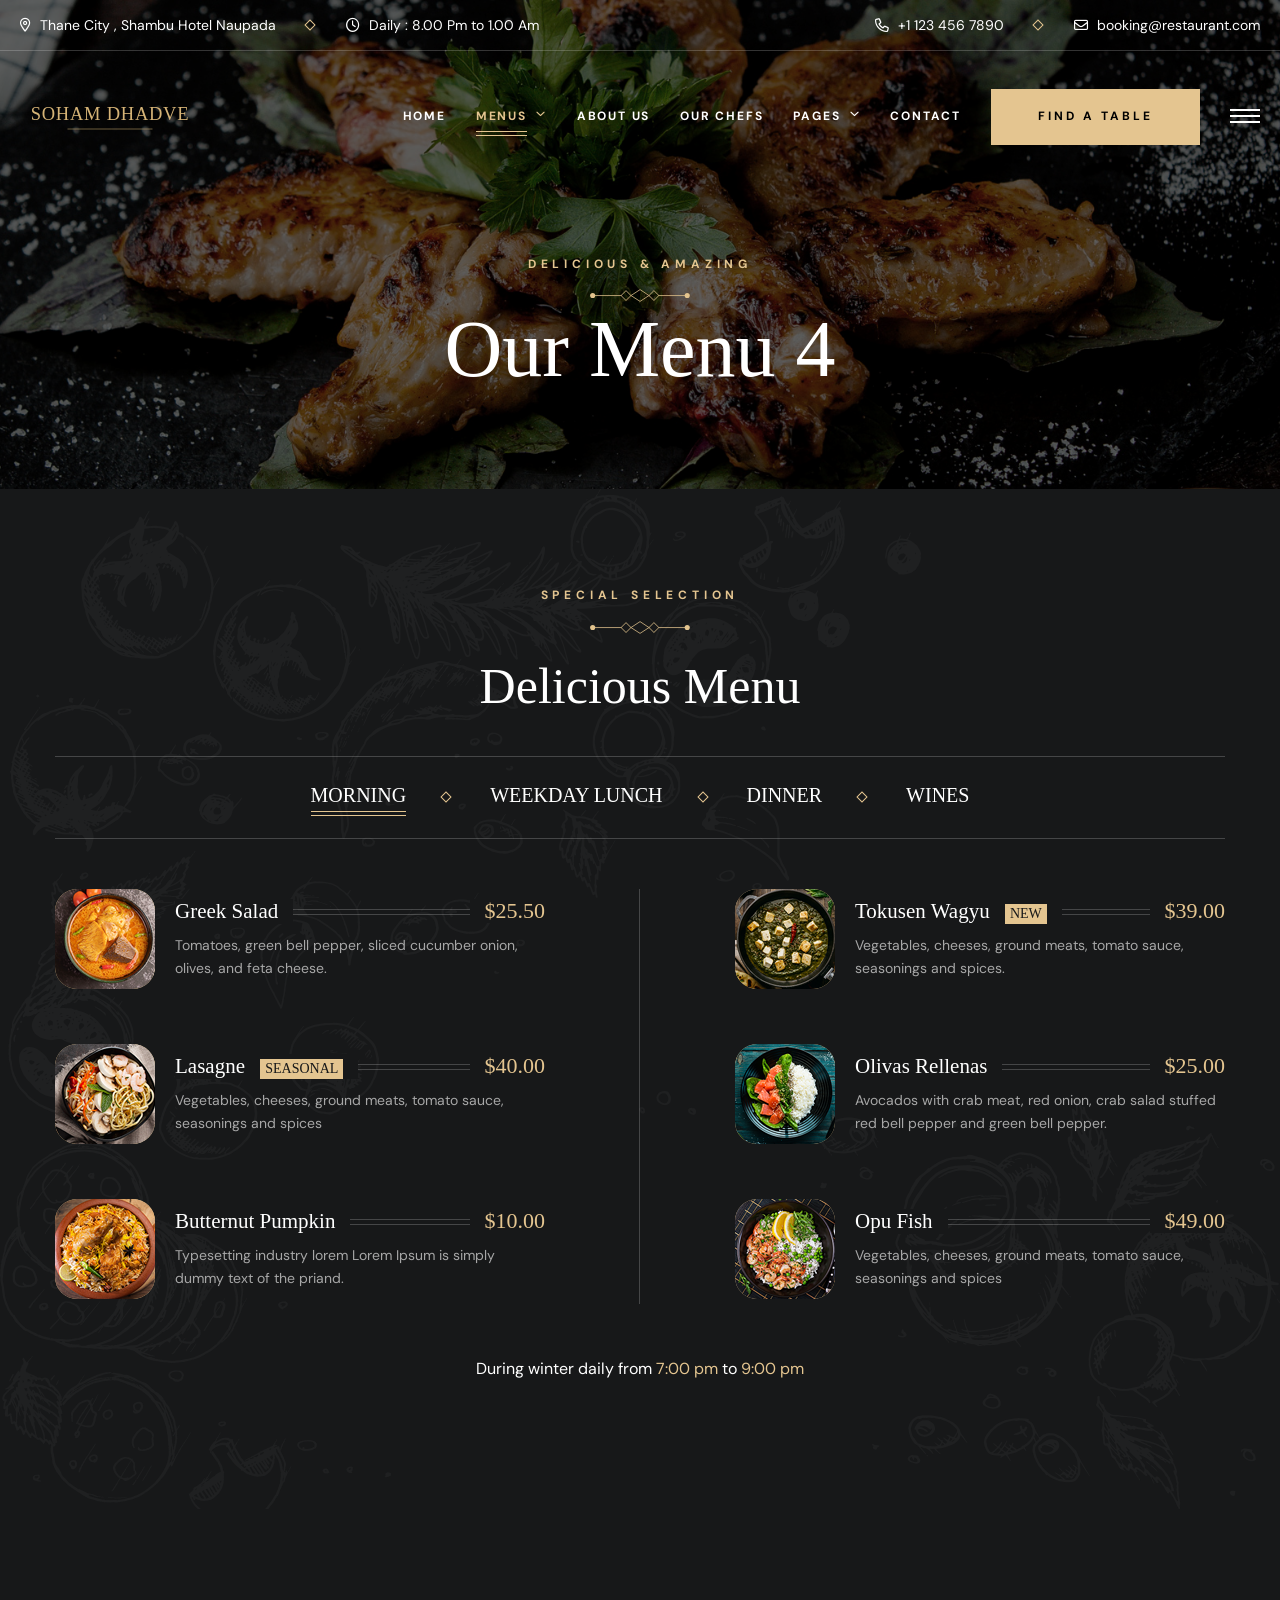
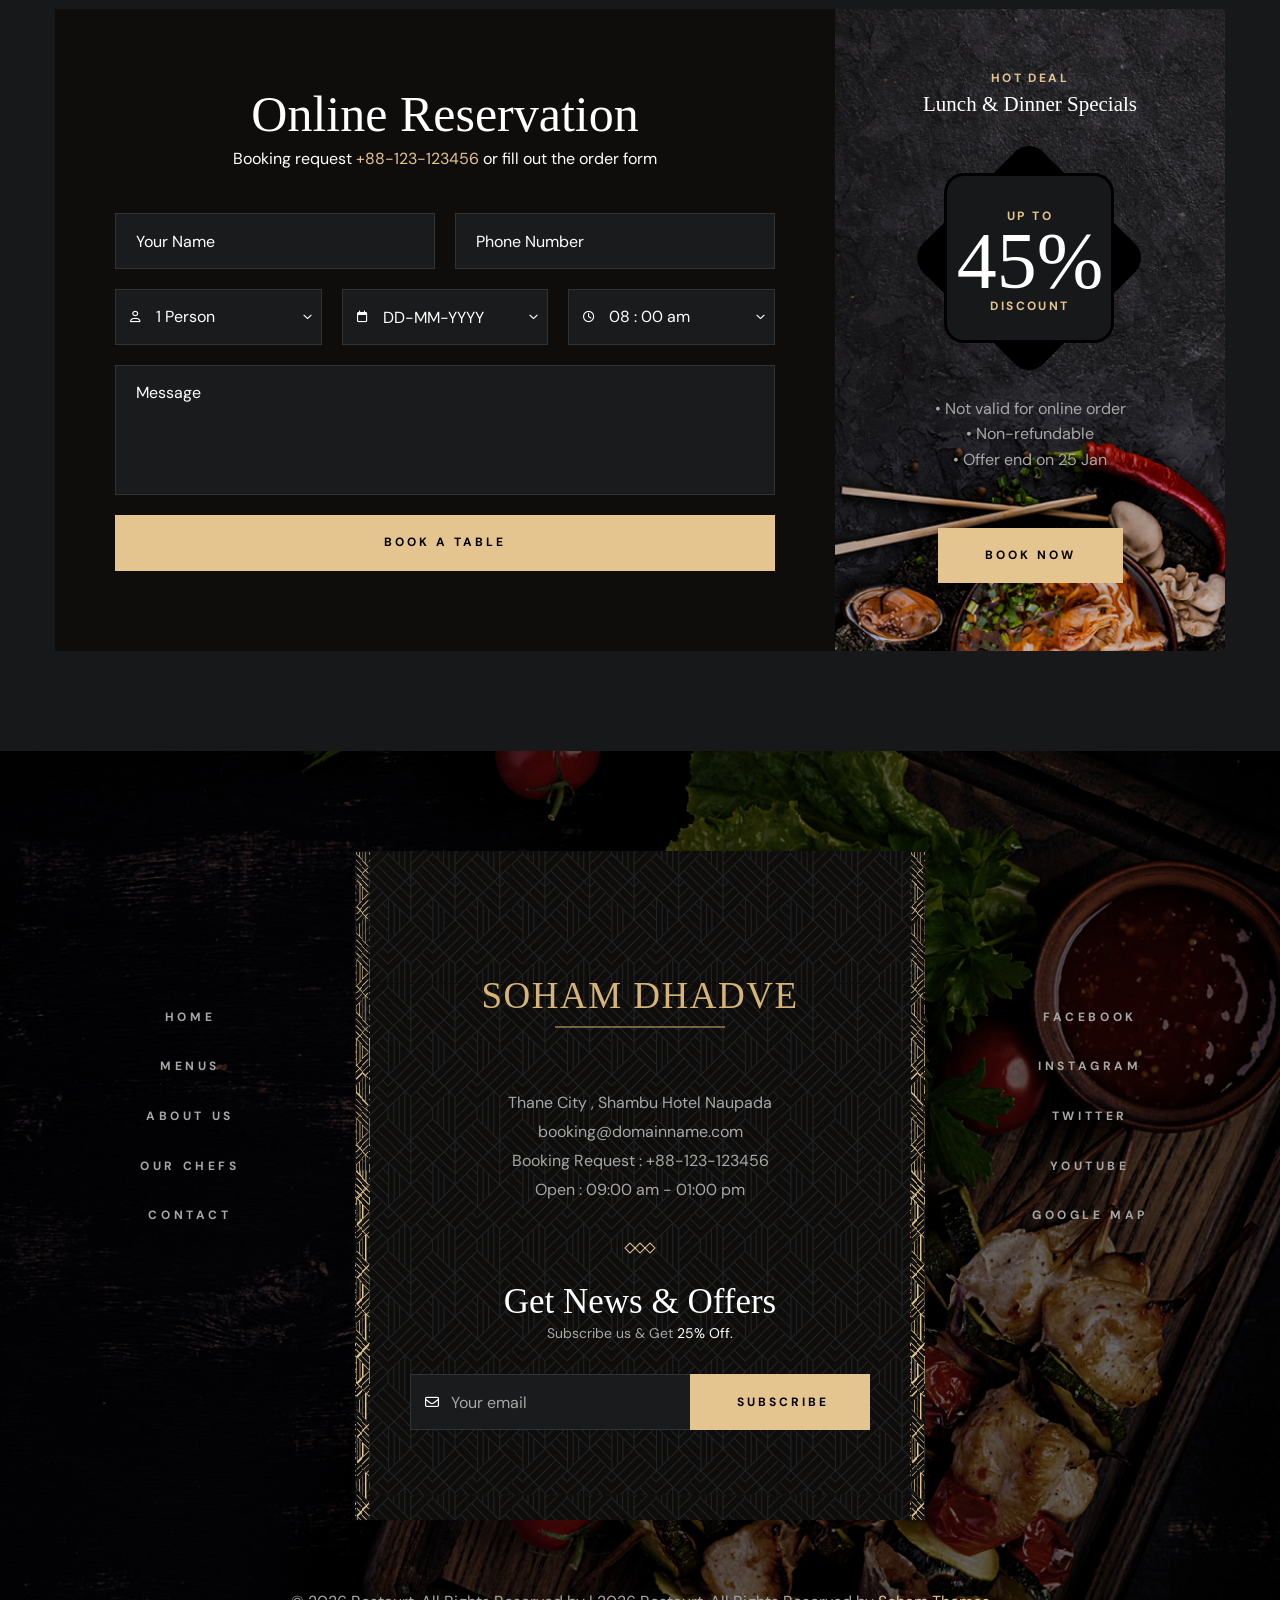
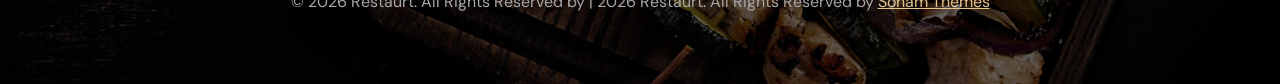
<file: soham-menu-four.html>
<!DOCTYPE html>
<html lang="en">

<head>
<meta charset="utf-8">
<title>Dining Menu | Soham Dhadve Restaurant</title>
<!-- Stylesheets -->
<link href="css/bootstrap.css" rel="stylesheet">
<link href="css/style.css" rel="stylesheet">
<link rel="shortcut icon" href="images/favicon.png" type="image/x-icon">
<link rel="icon" href="images/favicon.png" type="image/x-icon">
<!-- Responsive -->
<meta http-equiv="X-UA-Compatible" content="IE=edge">
<meta name="viewport" content="width=device-width, initial-scale=1.0, maximum-scale=1.0, user-scalable=0">
    <meta name="author" content="Soham Dhadve">
    <meta name="description" content="Explore the menu, dining experience, chefs and reservations at Soham Dhadve Restaurant.">
    <meta name="creator" content="Soham Dhadve">

<link href="css/responsive.css" rel="stylesheet">
<!--[if lt IE 9]><script src="https://cdnjs.cloudflare.com/ajax/libs/html5shiv/3.7.3/html5shiv.js"></script><![endif]--> 

</head>

<body>
  <div class="page-wrapper"> 
  
    <!-- Preloader -->
    <div class="loader-wrap">
        <div class="preloader">
            <div class="preloader-close">x</div>
            <div id="handle-preloader" class="handle-preloader">
                <div class="animation-preloader">
                    <div class="spinner"></div>
                    <div class="txt-loading">
                        <span data-text-preloader="D" class="letters-loading">
                            D
                        </span>
                        <span data-text-preloader="E" class="letters-loading">
                            E
                        </span>
                        <span data-text-preloader="L" class="letters-loading">
                            L
                        </span>
                        <span data-text-preloader="I" class="letters-loading">
                            I
                        </span>
                        <span data-text-preloader="C" class="letters-loading">
                            C
                        </span>
                        <span data-text-preloader="I" class="letters-loading">
                            I
                        </span>
                    </div>
                </div>  
            </div>
        </div>
    </div>
    <!-- Preloader End -->

    <!-- Main Header-->
    <header class="main-header">
        <div class="header-top">
            <div class="auto-container">
                <div class="inner clearfix">
                    <div class="top-left clearfix">
                        <ul class="top-info clearfix">
                            <li><i class="icon far fa-map-marker-alt"></i> Thane City , Shambu Hotel Naupada</li>
                            <li><i class="icon far fa-clock"></i> Daily : 8.00 Pm to 1.00 Am</li>
                        </ul>
                    </div>
                    <div class="top-right clearfix">
                        <ul class="top-info clearfix">
                            <li><a href="tel:+11234567890"><i class="icon far fa-phone"></i> +1 123 456 7890</a></li>
                            <li><a href="mailto:booking@restaurant.com"><i class="icon far fa-envelope"></i> booking@restaurant.com</a></li>
                        </ul>
                    </div>
                </div>
            </div>
        </div>
        <!-- Header Upper -->
        <div class="header-upper">        
            <div class="auto-container">
                <!-- Main Box -->
                <div class="main-box clearfix">
                    <!--Logo-->
                    <div class="logo-box">
                         <div class="logo"><a href="index.html" title="Soham Dhadve Restaurant"><img src="images/soham-dhadve-logo.svg" alt="" title="Soham Dhadve Restaurant"></a></div>
                    </div>

                    <div class="nav-box clearfix">
                        <!--Nav Outer-->
                        <div class="nav-outer clearfix">         
                            <nav class="main-menu">
                                <ul class="navigation clearfix">
                                    <li class=""><a href="index.html">Home</a>
                                    </li>
                                    <li class="current dropdown has-mega-menu"><a href="soham-menu.html">Menus</a>
                                        <ul>
                                            <li>
                                                <div class="mega-menu">
                                                    <div class="menu-inner">
                                                        <div class="auto-container">
                                                            <div class="row clearfix">
                                                                <div class="menu-block col-lg-3 col-md-6 col-sm-6">
                                                                    <div class="image"><a href="soham-menu.html"><img src="images/resource/menu-image-1.jpg" alt=""></a></div>
                                                                    <div class="title"><a href="soham-menu.html">Menu list 1</a></div>
                                                                </div>
                                                                <div class="menu-block col-lg-3 col-md-6 col-sm-6">
                                                                    <div class="image"><a href="soham-menu-two.html"><img src="images/resource/menu-image-2.jpg" alt=""></a></div>
                                                                    <div class="title"><a href="soham-menu-two.html">Menu list 2</a></div>
                                                                </div>
                                                                <div class="menu-block col-lg-3 col-md-6 col-sm-6">
                                                                    <div class="image"><a href="soham-menu-three.html"><img src="images/resource/menu-image-3.jpg" alt=""></a></div>
                                                                    <div class="title"><a href="soham-menu-three.html">Menu list 3</a></div>
                                                                </div>
                                                                <div class="menu-block col-lg-3 col-md-6 col-sm-6">
                                                                    <div class="image"><a href="soham-menu-four.html"><img src="images/resource/menu-image-4.jpg" alt=""></a></div>
                                                                    <div class="title"><a href="soham-menu-four.html">Menu list 4</a></div>
                                                                </div>
                                                            </div>
                                                        </div>
                                                    </div>
                                                </div>
                                            </li>
                                        </ul>
                                    </li>
                                    <li><a href="soham-about.html">About Us</a></li>
                                    <li><a href="soham-chefs.html">Our chefs</a></li>
                                    <li class="dropdown"><a href="#">Pages</a>
                                        <ul>
                                            <li><a href="#">Dropdown Menu 1</a></li>
                                            <li><a href="#">Dropdown Menu 2</a></li>
                                            <li><a href="#">Dropdown Menu 3</a></li>
                                            <li class="dropdown"><a href="#">Dropdown Menu 4</a>
                                                <ul>
                                                    <li><a href="#">Dropdown Menu level 2</a></li>
                                                    <li><a href="#">Dropdown Menu level 2</a></li>
                                                    <li><a href="#">Dropdown Menu Level 3</a></li>
                                                </ul>
                                            </li>
                                            <li><a href="#">Dropdown Lorem 5</a></li>
                                        </ul>
                                    </li>
                                    <li><a href="soham-contact.html">Contact</a></li>
                                </ul>
                            </nav>
                            <!-- Main Menu End-->
                        </div>
                        <!--Nav Outer End-->

                        <div class="links-box clearfix">
                            <div class="link link-btn">
                                <a href="soham-reservation.html" class="theme-btn btn-style-one clearfix">
                                    <span class="btn-wrap">
                                        <span class="text-one">find a table</span>
                                        <span class="text-two">find a table</span>
                                    </span>
                                </a>
                            </div>
                            <div class="link info-toggler">
                                <button class="info-btn">
                                    <span class="hamburger">
                                        <span class="top-bun"></span>
                                        <span class="meat"></span>
                                        <span class="bottom-bun"></span>
                                    </span>
                                </button>
                            </div>
                        </div>

                        <!-- Hidden Nav Toggler -->
                        <div class="nav-toggler">
                            <button class="hidden-bar-opener">
                                <span class="hamburger">
                                    <span class="top-bun"></span>
                                    <span class="meat"></span>
                                    <span class="bottom-bun"></span>
                                </span>
                            </button>
                        </div>

                    </div>

                </div>
            </div>
        </div>
    </header>
    <!--End Main Header -->

    
    <!--Menu Backdrop-->
    <div class="menu-backdrop"></div>

    <!-- Hidden Navigation Bar -->
    <section class="hidden-bar">
        <!-- Hidden Bar Wrapper -->
        <div class="inner-box">
            <div class="cross-icon hidden-bar-closer"><span class="far fa-close"></span></div>
            <div class="logo-box"><a href="index.html" title="Soham Dhadve Restaurant"><img src="images/soham-dhadve-logo.svg" alt="" title="Soham Dhadve Restaurant"></a></div>
            
            <!-- .Side-menu -->
            <div class="side-menu">
                 <ul class="navigation clearfix">
                    <li class=""><a href="index.html">Home</a>
                    </li>
                    <li class="current dropdown"><a href="soham-menu.html">Menus</a>
                        <ul>
                            <li><a href="soham-menu.html">Menu List 1</a></li>
                            <li><a href="soham-menu-two.html">Menu List 2</a></li>
                            <li><a href="soham-menu-three.html">Menu List 3</a></li>
                            <li><a href="soham-menu-four.html">Menu List 4</a></li>
                        </ul>
                    </li>
                    <li><a href="soham-about.html">About Us</a></li>
                    <li><a href="soham-chefs.html">Our chefs</a></li>
                    <li class="dropdown"><a href="#">Pages</a>
                        <ul>
                            <li><a href="#">Dropdown Menu 1</a></li>
                            <li><a href="#">Dropdown Menu 2</a></li>
                            <li><a href="#">Dropdown Menu 3</a></li>
                            <li class="dropdown"><a href="#">Dropdown Menu 4</a>
                                <ul>
                                    <li><a href="#">Dropdown Menu level 2</a></li>
                                    <li><a href="#">Dropdown Menu level 2</a></li>
                                    <li><a href="#">Dropdown Menu Level 3</a></li>
                                </ul>
                            </li>
                            <li><a href="#">Dropdown Lorem 5</a></li>
                        </ul>
                    </li>
                    <li><a href="soham-contact.html">Contact</a></li>
                </ul>
            </div><!-- /.Side-menu -->
            
            <h2>Visit Us</h2>
            <ul class="info">
                <li>Restaurant St, Delicious City, <br>London 9578, UK</li>
                <li>Open: 9.30 am - 2.30pm</li>
                <li><a href="mailto:booking@domainame.com">booking@domainame.com</a></li>
            </ul>
            <div class="separator"><span></span></div>
            <div class="booking-info">
                <div class="bk-title">Booking request</div>
                <div class="bk-no"><a href="tel:+88-123-123456">+88-123-123456</a></div>
            </div>
        
        </div><!-- / Hidden Bar Wrapper -->
    </section>
    <!-- / Hidden Bar -->

    <!--Info Back Drop-->
    <div class="info-back-drop"></div>
    
    <!-- Hidden Bar -->
    <section class="info-bar">
        <div class="inner-box">
            <div class="cross-icon"><span class="far fa-close"></span></div>
            <div class="logo-box"><a href="index.html" title="Soham Dhadve Restaurant"><img src="images/soham-dhadve-logo.svg" alt="" title="Soham Dhadve Restaurant"></a></div>
            <div class="image-box"><img src="images/resource/sidebar-image.jpg" alt="" title=""></div>

            <h2>Visit Us</h2>
            <ul class="info">
                <li>Restaurant St, Delicious City, <br>London 9578, UK</li>
                <li>Open: 9.30 am - 2.30pm</li>
                <li><a href="mailto:booking@domainame.com">booking@domainame.com</a></li>
            </ul>
            <div class="separator"><span></span></div>
            <div class="booking-info">
                <div class="bk-title">Booking request</div>
                <div class="bk-no"><a href="tel:+88-123-123456">+88-123-123456</a></div>
            </div>
        </div>
    </section>
    <!--End Hidden Bar -->

    <!-- Inner Banner Section -->
    <section class="inner-banner">
        <div class="image-layer" style="background-image: url(images/background/banner-image-2.jpg);"></div>
        <div class="auto-container">
            <div class="inner">
                <div class="subtitle"><span>delicious & amazing</span></div>
                <div class="pattern-image"><img src="images/icons/separator.svg" alt="" title=""></div>
                <h1><span>Our Menu 4</span></h1>
            </div>
        </div>
    </section>
    <!--End Banner Section -->

    <!--Menu Section-->
    <section class="menu-section">
        <div class="left-bg"><img src="images/background/bg-5.png" alt="" title=""></div>
        <div class="right-bg"><img src="images/background/bg-6.png" alt="" title=""></div>
        <div class="auto-container">
            <div class="title-box centered">
                <div class="subtitle"><span>Special selection</span></div>
                <div class="pattern-image"><img src="images/icons/separator.svg" alt="" title=""></div>
                <h2>Delicious Menu</h2>
            </div>

            <div class="tabs-box menu-tabs">
                <div class="buttons">
                    <ul class="tab-buttons clearfix">
                        <li class="tab-btn active-btn" data-tab="#tab-1"><span>MORNING</span></li>
                        <li class="tab-btn" data-tab="#tab-2"><span>WEEKDAY LUNCH</span></li>
                        <li class="tab-btn" data-tab="#tab-3"><span>DINNER</span></li>
                        <li class="tab-btn" data-tab="#tab-4"><span>WINES</span></li>
                    </ul>
                </div>
                <div class="tabs-content">
                    <!--Tab-->
                    <div class="tab active-tab" id="tab-1">
                        <div class="row clearfix">
                            <div class="menu-col col-lg-6 col-md-12 col-sm-12">
                                <div class="inner">
                                    <!--Block-->
                                    <div class="dish-block">
                                        <div class="inner-box">
                                            <div class="dish-image"><a href="#"><img src="images/resource/menu-image-5.png" alt=""></a></div>
                                            <div class="title clearfix"><div class="ttl clearfix"><h5><a href="#">Greek Salad</a></h5></div><div class="price"><span>$25.50</span></div></div>
                                            <div class="text desc"><a href="#">Tomatoes, green bell pepper, sliced cucumber onion, olives, and feta cheese.</a></div>
                                        </div>
                                    </div>
                                    <!--Block-->
                                    <div class="dish-block">
                                        <div class="inner-box">
                                            <div class="dish-image"><a href="#"><img src="images/resource/menu-image-6.png" alt=""></a></div>
                                            <div class="title clearfix"><div class="ttl clearfix"><h5><a href="#">Lasagne <span class="s-info">SEASONAL</span></a></h5></div><div class="price"><span>$40.00</span></div></div>
                                            <div class="text desc"><a href="#">Vegetables, cheeses, ground meats, tomato sauce, seasonings and spices</a></div>
                                        </div>
                                    </div>
                                    <!--Block-->
                                    <div class="dish-block">
                                        <div class="inner-box">
                                            <div class="dish-image"><a href="#"><img src="images/resource/menu-image-7.png" alt=""></a></div>
                                            <div class="title clearfix"><div class="ttl clearfix"><h5><a href="#">Butternut Pumpkin</a></h5></div><div class="price"><span>$10.00</span></div></div>
                                            <div class="text desc"><a href="#">Typesetting industry lorem Lorem Ipsum is simply dummy text of the priand.</a></div>
                                        </div>
                                    </div>
                                </div>
                            </div>
                            <div class="menu-col col-lg-6 col-md-12 col-sm-12">
                                <div class="inner">
                                    <!--Block-->
                                    <div class="dish-block">
                                        <div class="inner-box">
                                            <div class="dish-image"><a href="#"><img src="images/resource/menu-image-8.png" alt=""></a></div>
                                            <div class="title clearfix"><div class="ttl clearfix"><h5><a href="#">Tokusen Wagyu <span class="s-info">NEW</span></a></h5></div><div class="price"><span>$39.00</span></div></div>
                                            <div class="text desc"><a href="#">Vegetables, cheeses, ground meats, tomato sauce, seasonings and spices.</a></div>
                                        </div>
                                    </div>
                                    <!--Block-->
                                    <div class="dish-block">
                                        <div class="inner-box">
                                            <div class="dish-image"><a href="#"><img src="images/resource/menu-image-9.png" alt=""></a></div>
                                            <div class="title clearfix"><div class="ttl clearfix"><h5><a href="#">Olivas Rellenas</a></h5></div><div class="price"><span>$25.00</span></div></div>
                                            <div class="text desc"><a href="#">Avocados with crab meat, red onion, crab salad stuffed red bell pepper and  green bell pepper.</a></div>
                                        </div>
                                    </div>
                                    <!--Block-->
                                    <div class="dish-block">
                                        <div class="inner-box">
                                            <div class="dish-image"><a href="#"><img src="images/resource/menu-image-10.png" alt=""></a></div>
                                            <div class="title clearfix"><div class="ttl clearfix"><h5><a href="#">Opu Fish</a></h5></div><div class="price"><span>$49.00</span></div></div>
                                            <div class="text desc"><a href="#">Vegetables, cheeses, ground meats, tomato sauce, seasonings and spices</a></div>
                                        </div>
                                    </div>
                                </div>
                            </div>
                        </div>
                    </div>
                    <!--Tab-->
                    <div class="tab" id="tab-2">
                        <div class="row clearfix">
                            <div class="menu-col col-lg-6 col-md-12 col-sm-12">
                                <div class="inner">
                                    <!--Block-->
                                    <div class="dish-block">
                                        <div class="inner-box">
                                            <div class="dish-image"><a href="#"><img src="images/resource/menu-image-6.png" alt=""></a></div>
                                            <div class="title clearfix"><div class="ttl clearfix"><h5><a href="#">Lasagne</a></h5></div><div class="price"><span>$25.50</span></div></div>
                                            <div class="text desc"><a href="#">Tomatoes, green bell pepper, sliced cucumber onion, olives, and feta cheese.</a></div>
                                        </div>
                                    </div>
                                    <!--Block-->
                                    <div class="dish-block">
                                        <div class="inner-box">
                                            <div class="dish-image"><a href="#"><img src="images/resource/menu-image-7.png" alt=""></a></div>
                                            <div class="title clearfix"><div class="ttl clearfix"><h5><a href="#">Greek Salad </a></h5></div><div class="price"><span>$40.00</span></div></div>
                                            <div class="text desc"><a href="#">Vegetables, cheeses, ground meats, tomato sauce, seasonings and spices</a></div>
                                        </div>
                                    </div>
                                    <!--Block-->
                                    <div class="dish-block">
                                        <div class="inner-box">
                                            <div class="dish-image"><a href="#"><img src="images/resource/menu-image-5.png" alt=""></a></div>
                                            <div class="title clearfix"><div class="ttl clearfix"><h5><a href="#">Tokusen Wagyu<span class="s-info">SEASONAL</span></a></h5></div><div class="price"><span>$10.00</span></div></div>
                                            <div class="text desc"><a href="#">Typesetting industry lorem Lorem Ipsum is simply dummy text of the priand.</a></div>
                                        </div>
                                    </div>
                                </div>
                            </div>
                            <div class="menu-col col-lg-6 col-md-12 col-sm-12">
                                <div class="inner">
                                    <!--Block-->
                                    <div class="dish-block">
                                        <div class="inner-box">
                                            <div class="dish-image"><a href="#"><img src="images/resource/menu-image-7.png" alt=""></a></div>
                                            <div class="title clearfix"><div class="ttl clearfix"><h5><a href="#">Butternut Pumpkin </a></h5></div><div class="price"><span>$39.00</span></div></div>
                                            <div class="text desc"><a href="#">Vegetables, cheeses, ground meats, tomato sauce, seasonings and spices.</a></div>
                                        </div>
                                    </div>
                                    <!--Block-->
                                    <div class="dish-block">
                                        <div class="inner-box">
                                            <div class="dish-image"><a href="#"><img src="images/resource/menu-image-8.png" alt=""></a></div>
                                            <div class="title clearfix"><div class="ttl clearfix"><h5><a href="#">Olivas Rellenas</a></h5></div><div class="price"><span>$25.00</span></div></div>
                                            <div class="text desc"><a href="#">Avocados with crab meat, red onion, crab salad stuffed red bell pepper and  green bell pepper.</a></div>
                                        </div>
                                    </div>
                                    <!--Block-->
                                    <div class="dish-block">
                                        <div class="inner-box">
                                            <div class="dish-image"><a href="#"><img src="images/resource/menu-image-9.png" alt=""></a></div>
                                            <div class="title clearfix"><div class="ttl clearfix"><h5><a href="#">Opu Fish<span class="s-info">NEW</span></a></h5></div><div class="price"><span>$49.00</span></div></div>
                                            <div class="text desc"><a href="#">Vegetables, cheeses, ground meats, tomato sauce, seasonings and spices</a></div>
                                        </div>
                                    </div>
                                </div>
                            </div>
                        </div>
                    </div>
                    <!--Tab-->
                    <div class="tab" id="tab-3">
                        <div class="row clearfix">
                            <div class="menu-col col-lg-6 col-md-12 col-sm-12">
                                <div class="inner">
                                    <!--Block-->
                                    <div class="dish-block">
                                        <div class="inner-box">
                                            <div class="dish-image"><a href="#"><img src="images/resource/menu-image-7.png" alt=""></a></div>
                                            <div class="title clearfix"><div class="ttl clearfix"><h5><a href="#">Opu Fish</a></h5></div><div class="price"><span>$25.50</span></div></div>
                                            <div class="text desc"><a href="#">Tomatoes, green bell pepper, sliced cucumber onion, olives, and feta cheese.</a></div>
                                        </div>
                                    </div>
                                    <!--Block-->
                                    <div class="dish-block">
                                        <div class="inner-box">
                                            <div class="dish-image"><a href="#"><img src="images/resource/menu-image-6.png" alt=""></a></div>
                                            <div class="title clearfix"><div class="ttl clearfix"><h5><a href="#">Lasagne <span class="s-info">SEASONAL</span></a></h5></div><div class="price"><span>$40.00</span></div></div>
                                            <div class="text desc"><a href="#">Vegetables, cheeses, ground meats, tomato sauce, seasonings and spices</a></div>
                                        </div>
                                    </div>
                                    <!--Block-->
                                    <div class="dish-block">
                                        <div class="inner-box">
                                            <div class="dish-image"><a href="#"><img src="images/resource/menu-image-6.png" alt=""></a></div>
                                            <div class="title clearfix"><div class="ttl clearfix"><h5><a href="#">Tokusen Wagyu</a></h5></div><div class="price"><span>$10.00</span></div></div>
                                            <div class="text desc"><a href="#">Typesetting industry lorem Lorem Ipsum is simply dummy text of the priand.</a></div>
                                        </div>
                                    </div>
                                </div>
                            </div>
                            <div class="menu-col col-lg-6 col-md-12 col-sm-12">
                                <div class="inner">
                                    <!--Block-->
                                    <div class="dish-block">
                                        <div class="inner-box">
                                            <div class="dish-image"><a href="#"><img src="images/resource/menu-image-9.png" alt=""></a></div>
                                            <div class="title clearfix"><div class="ttl clearfix"><h5><a href="#">Butternut Pumpkin <span class="s-info">NEW</span></a></h5></div><div class="price"><span>$39.00</span></div></div>
                                            <div class="text desc"><a href="#">Vegetables, cheeses, ground meats, tomato sauce, seasonings and spices.</a></div>
                                        </div>
                                    </div>
                                    <!--Block-->
                                    <div class="dish-block">
                                        <div class="inner-box">
                                            <div class="dish-image"><a href="#"><img src="images/resource/menu-image-10.png" alt=""></a></div>
                                            <div class="title clearfix"><div class="ttl clearfix"><h5><a href="#">Olivas Rellenas</a></h5></div><div class="price"><span>$25.00</span></div></div>
                                            <div class="text desc"><a href="#">Avocados with crab meat, red onion, crab salad stuffed red bell pepper and  green bell pepper.</a></div>
                                        </div>
                                    </div>
                                    <!--Block-->
                                    <div class="dish-block">
                                        <div class="inner-box">
                                            <div class="dish-image"><a href="#"><img src="images/resource/menu-image-8.png" alt=""></a></div>
                                            <div class="title clearfix"><div class="ttl clearfix"><h5><a href="#">Opu Fish</a></h5></div><div class="price"><span>$49.00</span></div></div>
                                            <div class="text desc"><a href="#">Vegetables, cheeses, ground meats, tomato sauce, seasonings and spices</a></div>
                                        </div>
                                    </div>
                                </div>
                            </div>
                        </div>
                    </div>
                    <!--Tab-->
                    <div class="tab" id="tab-4">
                        <div class="row clearfix">
                            <div class="menu-col col-lg-6 col-md-12 col-sm-12">
                                <div class="inner">
                                    <!--Block-->
                                    <div class="dish-block">
                                        <div class="inner-box">
                                            <div class="dish-image"><a href="#"><img src="images/resource/drink-1.png" alt=""></a></div>
                                            <div class="title clearfix"><div class="ttl clearfix"><h5><a href="#">Greek Salad</a></h5></div><div class="price"><span>$25.50</span></div></div>
                                            <div class="text desc"><a href="#">Tomatoes, green bell pepper, sliced cucumber onion, olives, and feta cheese.</a></div>
                                        </div>
                                    </div>
                                    <!--Block-->
                                    <div class="dish-block">
                                        <div class="inner-box">
                                            <div class="dish-image"><a href="#"><img src="images/resource/drink-2.png" alt=""></a></div>
                                            <div class="title clearfix"><div class="ttl clearfix"><h5><a href="#">Lasagne <span class="s-info">SEASONAL</span></a></h5></div><div class="price"><span>$40.00</span></div></div>
                                            <div class="text desc"><a href="#">Vegetables, cheeses, ground meats, tomato sauce, seasonings and spices</a></div>
                                        </div>
                                    </div>
                                    <!--Block-->
                                    <div class="dish-block">
                                        <div class="inner-box">
                                            <div class="dish-image"><a href="#"><img src="images/resource/drink-3.png" alt=""></a></div>
                                            <div class="title clearfix"><div class="ttl clearfix"><h5><a href="#">Butternut Pumpkin</a></h5></div><div class="price"><span>$10.00</span></div></div>
                                            <div class="text desc"><a href="#">Typesetting industry lorem Lorem Ipsum is simply dummy text of the priand.</a></div>
                                        </div>
                                    </div>
                                </div>
                            </div>
                            <div class="menu-col col-lg-6 col-md-12 col-sm-12">
                                <div class="inner">
                                    <!--Block-->
                                    <div class="dish-block">
                                        <div class="inner-box">
                                            <div class="dish-image"><a href="#"><img src="images/resource/drink-4.png" alt=""></a></div>
                                            <div class="title clearfix"><div class="ttl clearfix"><h5><a href="#">Tokusen Wagyu <span class="s-info">NEW</span></a></h5></div><div class="price"><span>$39.00</span></div></div>
                                            <div class="text desc"><a href="#">Vegetables, cheeses, ground meats, tomato sauce, seasonings and spices.</a></div>
                                        </div>
                                    </div>
                                    <!--Block-->
                                    <div class="dish-block">
                                        <div class="inner-box">
                                            <div class="dish-image"><a href="#"><img src="images/resource/drink-5.png" alt=""></a></div>
                                            <div class="title clearfix"><div class="ttl clearfix"><h5><a href="#">Olivas Rellenas</a></h5></div><div class="price"><span>$25.00</span></div></div>
                                            <div class="text desc"><a href="#">Avocados with crab meat, red onion, crab salad stuffed red bell pepper and  green bell pepper. Cucumber</a></div>
                                        </div>
                                    </div>
                                    <!--Block-->
                                    <div class="dish-block">
                                        <div class="inner-box">
                                            <div class="dish-image"><a href="#"><img src="images/resource/drink-6.png" alt=""></a></div>
                                            <div class="title clearfix"><div class="ttl clearfix"><h5><a href="#">Opu Fish</a></h5></div><div class="price"><span>$49.00</span></div></div>
                                            <div class="text desc"><a href="#">Vegetables, cheeses, ground meats, tomato sauce, seasonings and spices</a></div>
                                        </div>
                                    </div>
                                </div>
                            </div>
                        </div>
                    </div>
                </div>
            </div>

            <div class="open-timing">
                <div class="hours">During winter daily from <span class="theme_color">7:00 pm</span> to <span class="theme_color">9:00 pm</span></div>
            </div>
        </div>
    </section>

    

    <!--Reservation Section-->
    <section class="reserve-section style-two">
        <div class="image-layer" style="background-image: url(images/background/image-10.jpg);"></div>
        <div class="auto-container">
            <div class="outer-box">
                <div class="row clearfix">
                    <div class="reserv-col col-lg-8 col-md-12 col-sm-12">
                        <div class="inner">
                            <div class="title">
                                <h2>Online Reservation</h2>
                                <div class="request-info">Booking request <a href="#">+88-123-123456</a> or fill out the order form</div>
                            </div>
                            <div class="default-form reservation-form">
                                <form method="post" action="#">
                                    <div class="row clearfix">
                                        <div class="form-group col-lg-6 col-md-6 col-sm-12">
                                            <div class="field-inner">
                                                <input type="text" name="fieldname" value="" placeholder="Your Name" required>
                                            </div>
                                        </div>
                                        <div class="form-group col-lg-6 col-md-6 col-sm-12">
                                            <div class="field-inner">
                                                <input type="text" name="fieldname" value="" placeholder="Phone Number" required>
                                            </div>
                                        </div>
                                        <div class="form-group col-lg-4 col-md-6 col-sm-12">
                                            <div class="field-inner">
                                                <span class="alt-icon far fa-user"></span>
                                                <select class="l-icon">
                                                    <option>1 Person</option>
                                                    <option>2 Person</option>
                                                    <option>3 Person</option>
                                                    <option>4 Person</option>
                                                    <option>5 Person</option>
                                                    <option>6 Person</option>
                                                    <option>7 Person</option>
                                                </select>
                                                <span class="arrow-icon far fa-angle-down"></span>
                                            </div>
                                        </div>
                                        <div class="form-group col-lg-4 col-md-6 col-sm-12">
                                            <div class="field-inner">
                                                <span class="alt-icon far fa-calendar"></span>
                                                <input class="l-icon datepicker" type="text" name="fieldname" value="" placeholder="DD-MM-YYYY" required readonly>
                                                <span class="arrow-icon far fa-angle-down"></span>
                                            </div>
                                        </div>
                                        <div class="form-group col-lg-4 col-md-12 col-sm-12">
                                            <div class="field-inner">
                                                <span class="alt-icon far fa-clock"></span>
                                                <select class="l-icon">
                                                    <option>08 : 00 am</option>
                                                    <option>09 : 00 am</option>
                                                    <option>10 : 00 am</option>
                                                    <option>11 : 00 am</option>
                                                    <option>12 : 00 pm</option>
                                                    <option>01 : 00 pm</option>
                                                    <option>02 : 00 pm</option>
                                                    <option>03 : 00 pm</option>
                                                    <option>04 : 00 pm</option>
                                                    <option>05 : 00 pm</option>
                                                    <option>06 : 00 pm</option>
                                                    <option>07 : 00 pm</option>
                                                    <option>08 : 00 pm</option>
                                                    <option>09 : 00 pm</option>
                                                    <option>10 : 00 pm</option>
                                                </select>
                                                <span class="arrow-icon far fa-angle-down"></span>
                                            </div>
                                        </div>
                                        <div class="form-group col-lg-12 col-md-12 col-sm-12">
                                            <div class="field-inner">
                                                <textarea name="fieldname" placeholder="Message" required></textarea>
                                            </div>
                                        </div>
                                        <div class="form-group col-lg-12 col-md-12 col-sm-12">
                                            <div class="field-inner">
                                                <button type="submit" class="theme-btn btn-style-one clearfix">
                                                    <span class="btn-wrap">
                                                        <span class="text-one">book a table</span>
                                                        <span class="text-two">book a table</span>
                                                    </span>
                                                </button>
                                            </div>
                                        </div>
                                    </div>
                                </form>
                            </div>
                        </div>
                    </div>
                    <div class="info-col col-lg-4 col-md-12 col-sm-12">
                        <div class="inner">
                            <div class="img-layer" style="background-image: url(images/background/image-11.jpg);"></div>
                            <div class="title">
                                <div class="subtitle">hot deal</div>
                                <h5>Lunch & Dinner Specials</h5>
                            </div>
                            <div class="data">
                                <div class="discount-info">
                                    <div class="s-ttl">up to</div>
                                    <div class="num">45%</div>
                                    <div class="s-ttl">discount</div>
                                </div>
                                <div class="instruction">
                                    • Not valid for online order <br>
                                    • Non-refundable <br>
                                    • Offer end on 25 Jan <br>
                                </div>
                                <div class="link-box">
                                    <a href="soham-reservation.html" class="theme-btn btn-style-one clearfix">
                                        <span class="btn-wrap">
                                            <span class="text-one">book now</span>
                                            <span class="text-two">book now</span>
                                        </span>
                                    </a>
                                </div>
                            </div>
                        </div>
                    </div>
                </div>

            </div>
        </div>
    </section>

    <!--Main Footer-->
    <footer class="main-footer">
        <div class="image-layer" style="background-image: url(images/background/image-4.jpg);"></div>
        <div class="upper-section">
            <div class="auto-container">
                <div class="row clearfix">
                    <!--Footer Col-->
                    <div class="footer-col info-col col-lg-6 col-md-12 col-sm-12">
                        <div class="inner wow fadeInUp" data-wow-delay="0ms" data-wow-duration="1500ms">
                            <div class="content">
                                <div class="logo"><a href="index.html" title="Soham Dhadve Restaurant"><img src="images/soham-dhadve-logo.svg" alt="" title="Soham Dhadve Restaurant"></a></div>
                                <div class="info">
                                    <ul>
                                        <li>Thane City , Shambu Hotel Naupada</li>
                                        <li><a href="mailto:booking@domainname.com">booking@domainname.com</a></li>
                                        <li><a href="tel:+88-123-123456">Booking Request : +88-123-123456</a></li>
                                        <li>Open : 09:00 am - 01:00 pm</li>
                                    </ul>
                                </div>
                                <div class="separator"><span></span><span></span><span></span></div>
                                <div class="newsletter">
                                    <h3>Get News & Offers</h3>
                                    <div class="text">Subscribe us & Get <span>25% Off.</span></div>
                                    <div class="newsletter-form">
                                        <form method="post" action="#">
                                            <div class="form-group">
                                                <span class="alt-icon far fa-envelope"></span>
                                                <input type="email" name="email" value="" placeholder="Your email" required>
                                                <button type="submit" class="theme-btn btn-style-one clearfix">
                                                    <span class="btn-wrap">
                                                        <span class="text-one">subscribe</span>
                                                        <span class="text-two">subscribe</span>
                                                    </span>
                                                </button>
                                            </div>
                                        </form>
                                    </div>
                                </div>
                            </div>
                        </div>
                    </div>
                    <!--Footer Col-->
                    <div class="footer-col links-col col-lg-3 col-md-6 col-sm-12">
                        <div class="inner wow fadeInLeft" data-wow-delay="0ms" data-wow-duration="1500ms">
                            <ul class="links">
                                <li><a href="index.html">Home</a></li>
                                <li><a href="soham-menu.html">Menus</a></li>
                                <li><a href="soham-about.html">About us</a></li>
                                <li><a href="soham-chefs.html">Our chefs</a></li>
                                <li><a href="soham-contact.html">Contact</a></li>
                            </ul>
                        </div>
                    </div>
                    <!--Footer Col-->
                    <div class="footer-col links-col last col-lg-3 col-md-6 col-sm-12">
                        <div class="inner wow fadeInRight" data-wow-delay="0ms" data-wow-duration="1500ms">
                            <ul class="links">
                                <li><a href="#">facebook</a></li>
                                <li><a href="#">instagram</a></li>
                                <li><a href="#">Twitter</a></li>
                                <li><a href="#">Youtube</a></li>
                                <li><a href="#">Google map</a></li>
                            </ul>
                        </div>
                    </div>
                </div>
            </div>
        </div>
        <div class="footer-bottom">
            <div class="auto-container">
                <div class="copyright">&copy; 2026 Restaurt. All Rights Reserved by  |   2026 Restaurt. All Rights Reserved by <a href="#" target="blank">Soham Themes</a></div>
            </div>
        </div>
    </footer>

</div>
<!--End pagewrapper--> 

<!--Scroll to top-->
<div class="scroll-to-top scroll-to-target" data-target="html"><span class="icon fa fa-angle-up"></span></div>

<script src="js/jquery.js"></script>
<script src="js/popper.min.js"></script>
<script src="js/bootstrap.min.js"></script>
<script src="js/jquery-ui.js"></script>
<script src="js/jquery.fancybox.js"></script>
<script src="js/swiper.js"></script>
<script src="js/owl.js"></script>
<script src="js/appear.js"></script>
<script src="js/wow.js"></script>
<script src="js/custom-script.js"></script>
<div class="site-customization-credit" style="display:none">Website customization: Soham Dhadve</div>
</body>

</html>
</file>
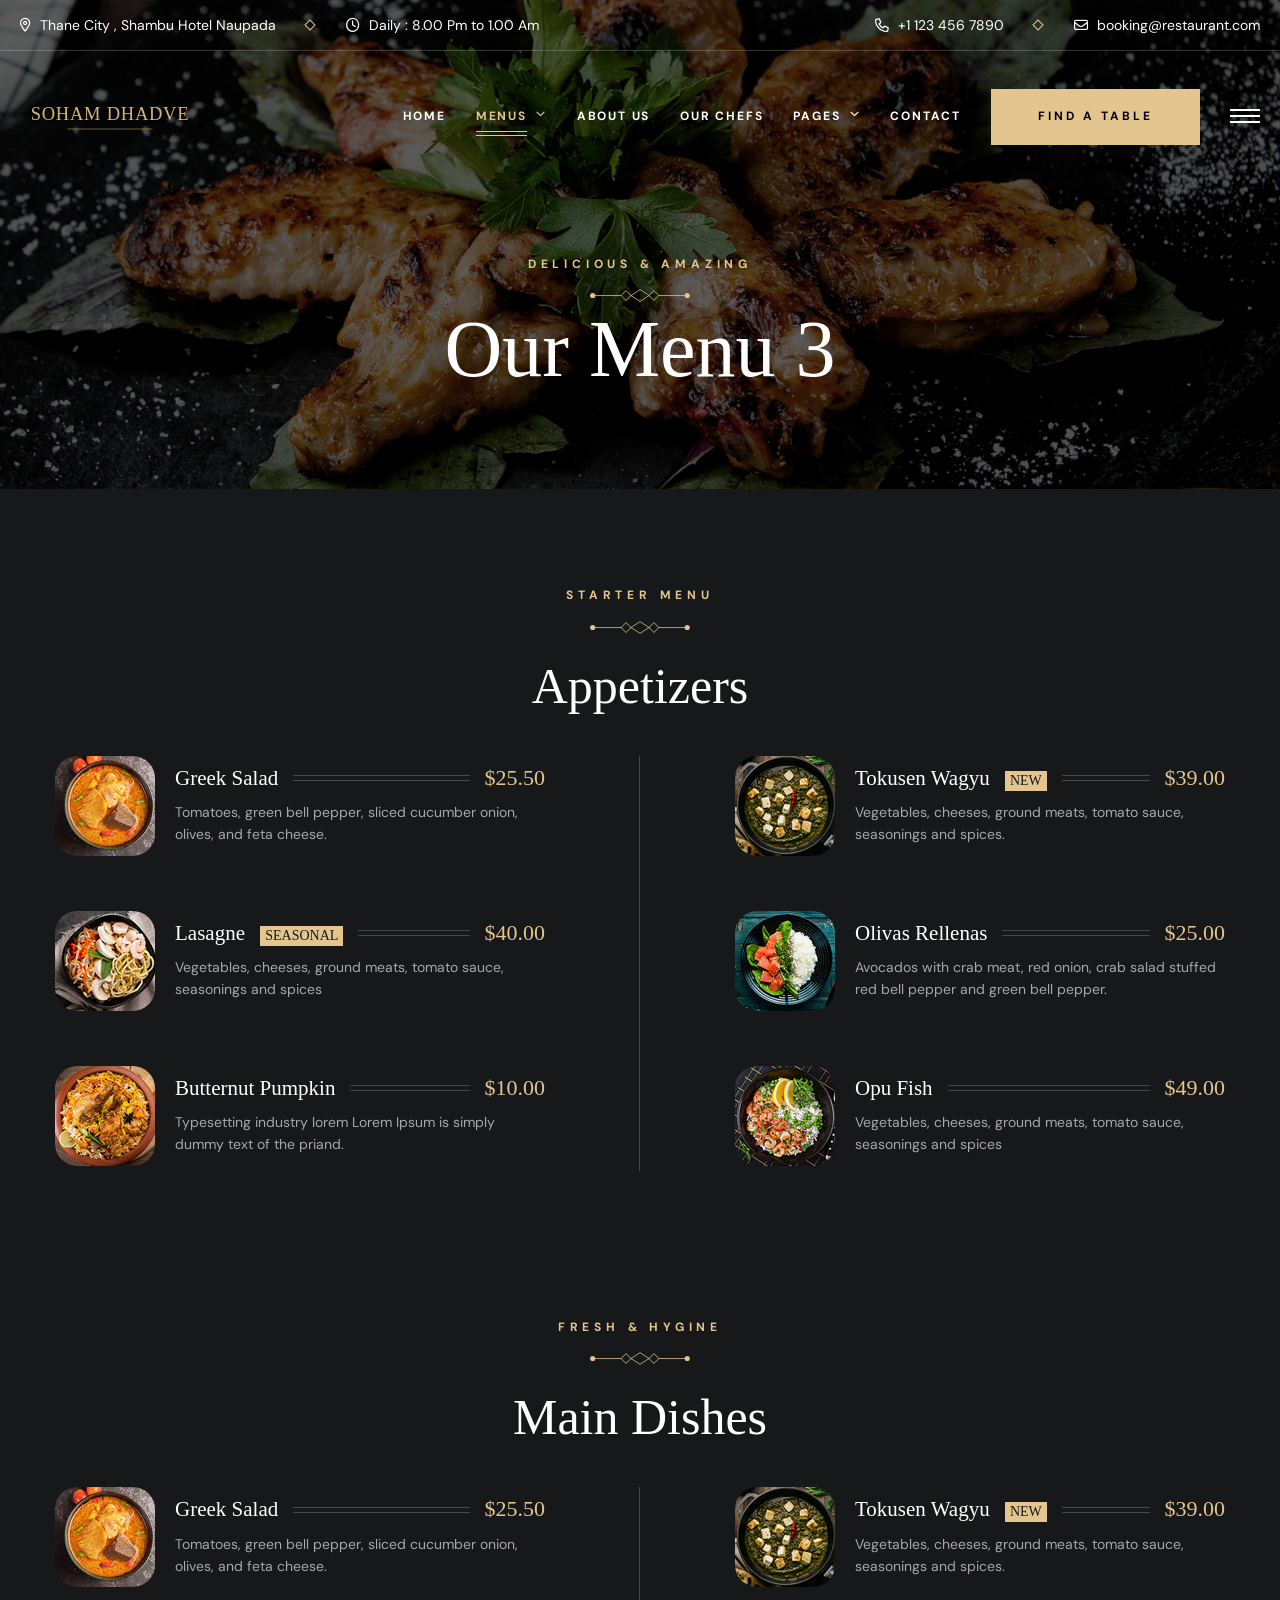
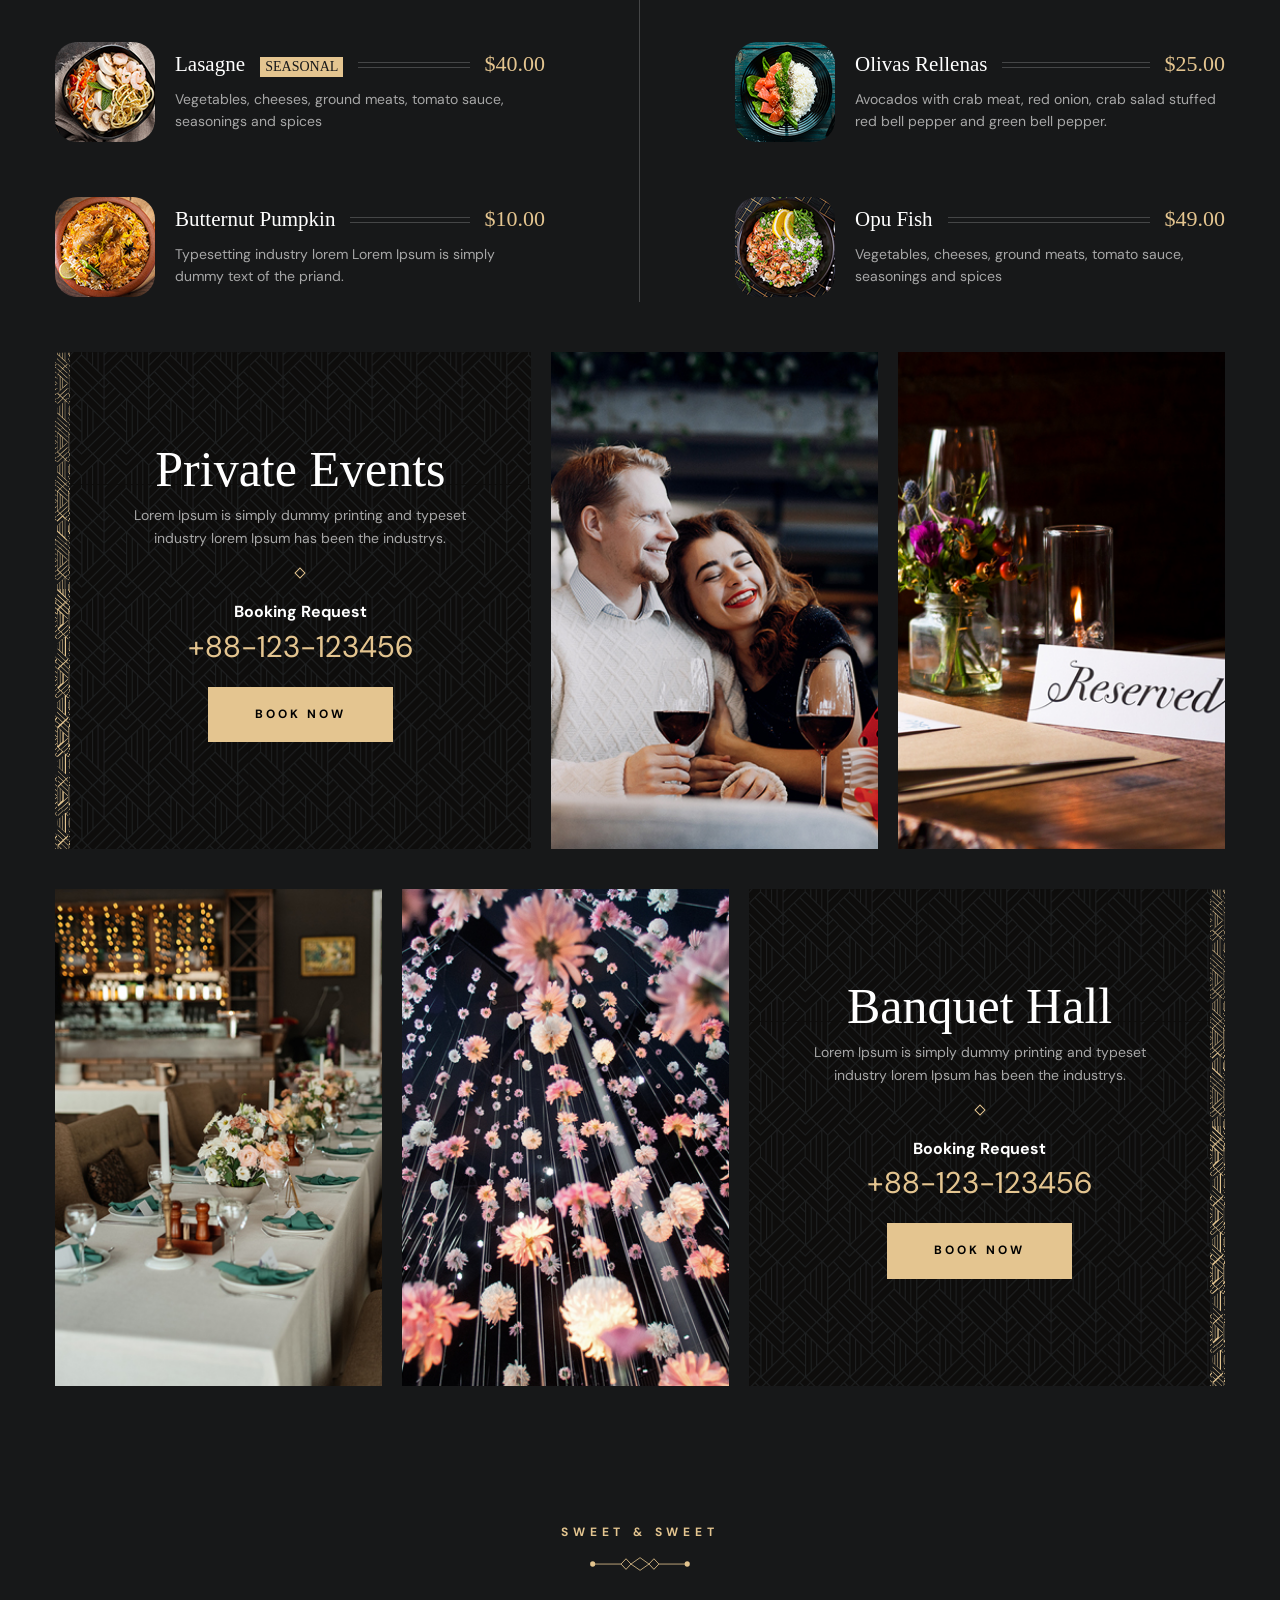
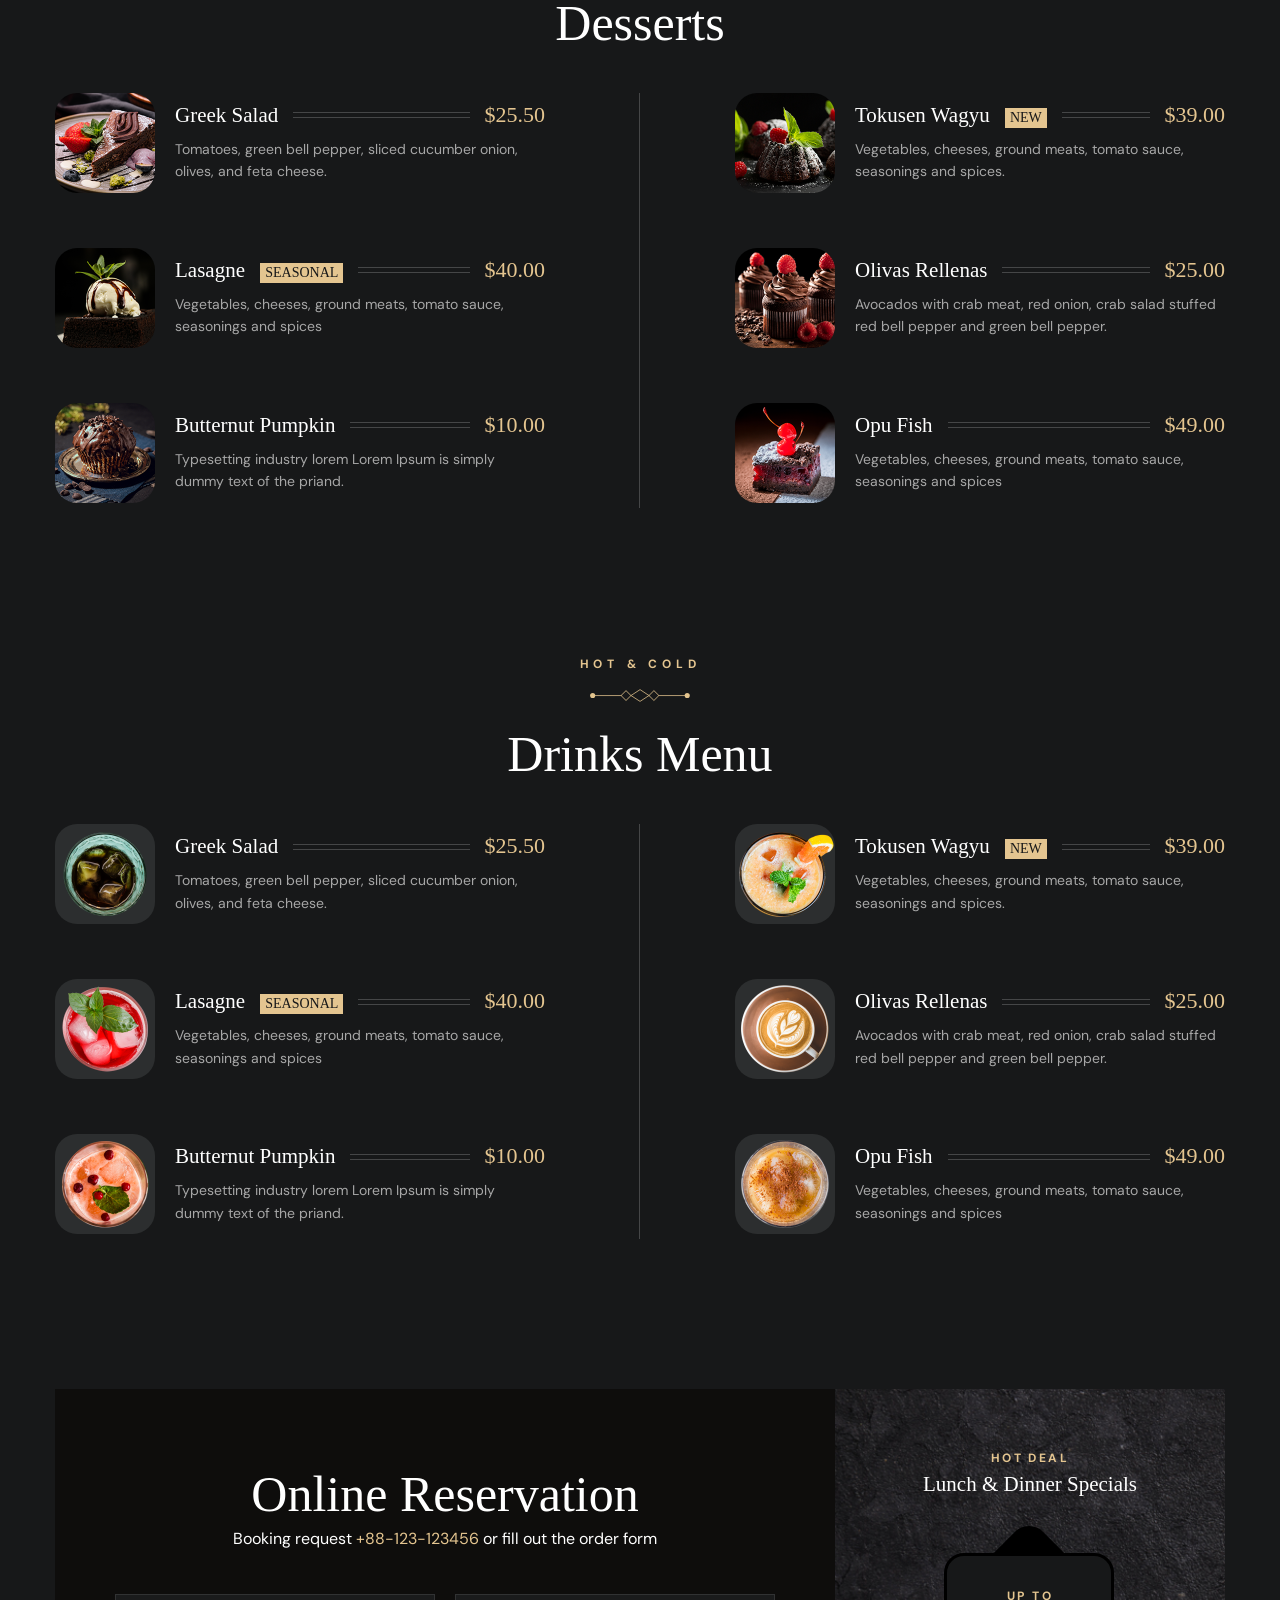
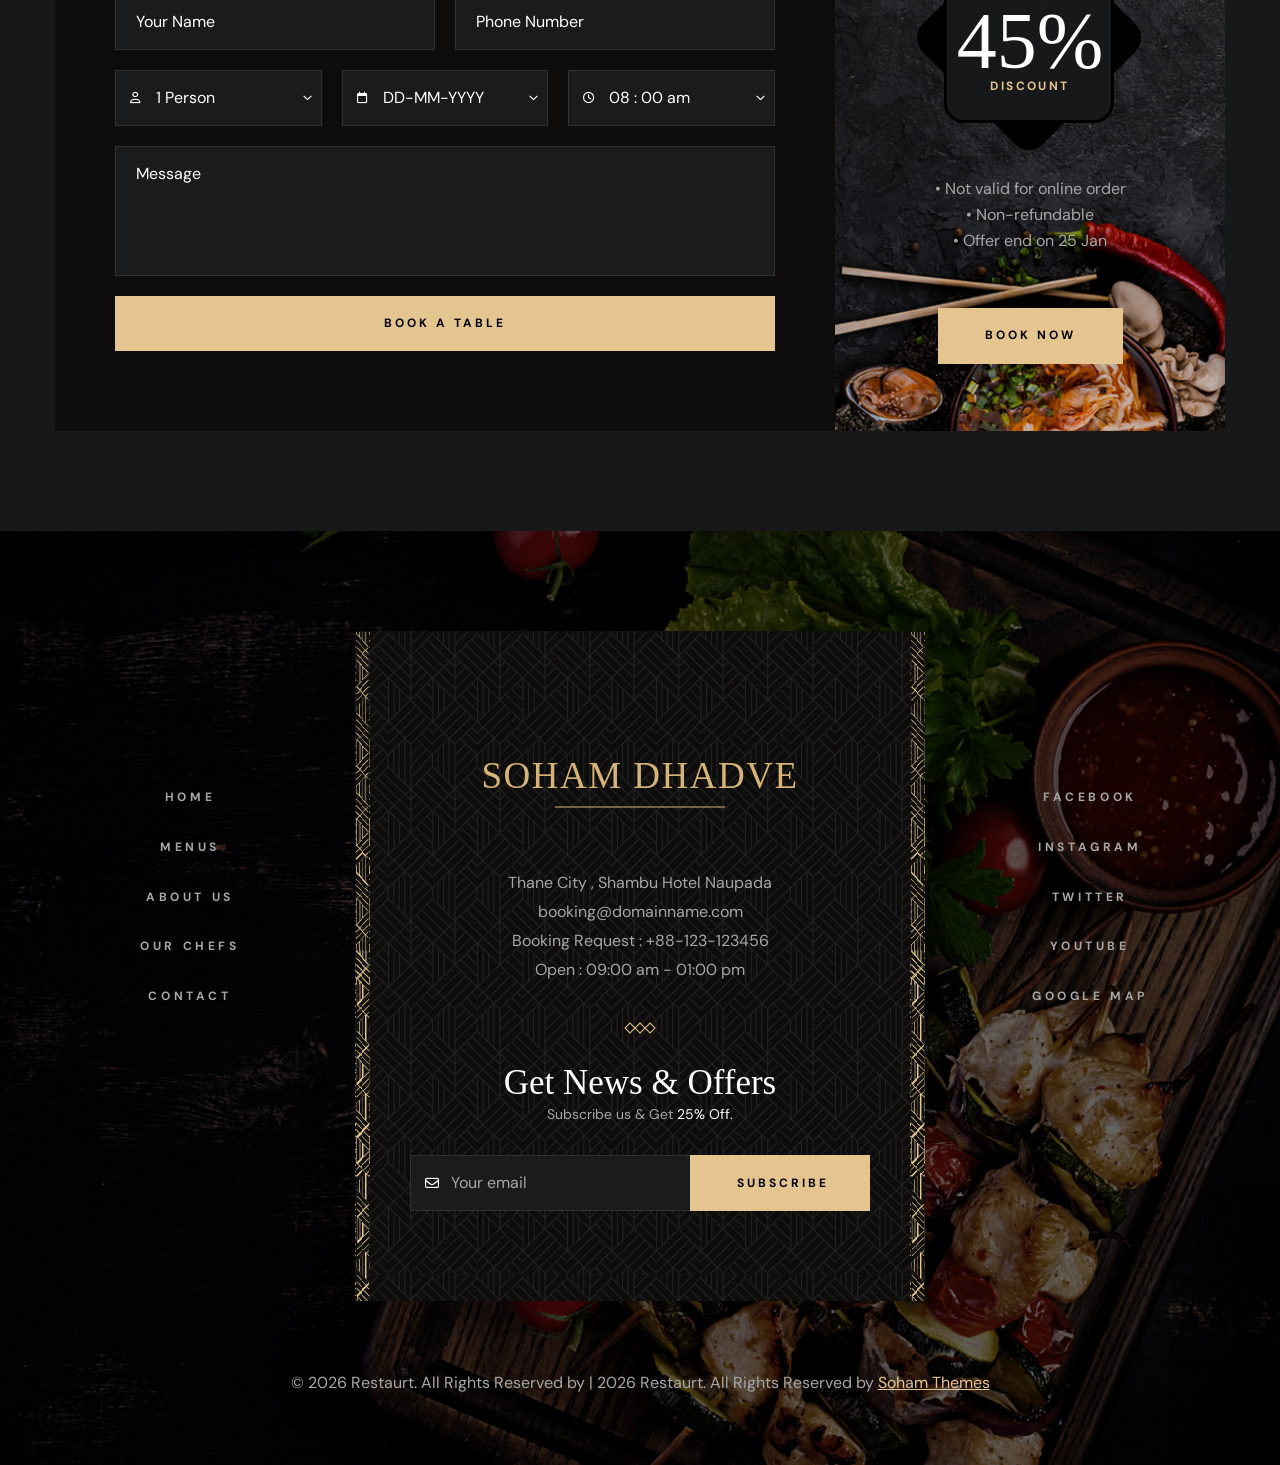
<file: soham-menu-three.html>
<!DOCTYPE html>
<html lang="en">

<head>
<meta charset="utf-8">
<title>Special Menu | Soham Dhadve Restaurant</title>
<!-- Stylesheets -->
<link href="css/bootstrap.css" rel="stylesheet">
<link href="css/style.css" rel="stylesheet">
<link rel="shortcut icon" href="images/favicon.png" type="image/x-icon">
<link rel="icon" href="images/favicon.png" type="image/x-icon">
<!-- Responsive -->
<meta http-equiv="X-UA-Compatible" content="IE=edge">
<meta name="viewport" content="width=device-width, initial-scale=1.0, maximum-scale=1.0, user-scalable=0">
    <meta name="author" content="Soham Dhadve">
    <meta name="description" content="Explore the menu, dining experience, chefs and reservations at Soham Dhadve Restaurant.">
    <meta name="creator" content="Soham Dhadve">

<link href="css/responsive.css" rel="stylesheet">
<!--[if lt IE 9]><script src="https://cdnjs.cloudflare.com/ajax/libs/html5shiv/3.7.3/html5shiv.js"></script><![endif]--> 

</head>

<body>
  <div class="page-wrapper"> 
  
    <!-- Preloader -->
    <div class="loader-wrap">
        <div class="preloader">
            <div class="preloader-close">x</div>
            <div id="handle-preloader" class="handle-preloader">
                <div class="animation-preloader">
                    <div class="spinner"></div>
                    <div class="txt-loading">
                        <span data-text-preloader="D" class="letters-loading">
                            D
                        </span>
                        <span data-text-preloader="E" class="letters-loading">
                            E
                        </span>
                        <span data-text-preloader="L" class="letters-loading">
                            L
                        </span>
                        <span data-text-preloader="I" class="letters-loading">
                            I
                        </span>
                        <span data-text-preloader="C" class="letters-loading">
                            C
                        </span>
                        <span data-text-preloader="I" class="letters-loading">
                            I
                        </span>
                    </div>
                </div>  
            </div>
        </div>
    </div>
    <!-- Preloader End -->

    <!-- Main Header-->
    <header class="main-header">
        <div class="header-top">
            <div class="auto-container">
                <div class="inner clearfix">
                    <div class="top-left clearfix">
                        <ul class="top-info clearfix">
                            <li><i class="icon far fa-map-marker-alt"></i> Thane City , Shambu Hotel Naupada</li>
                            <li><i class="icon far fa-clock"></i> Daily : 8.00 Pm to 1.00 Am</li>
                        </ul>
                    </div>
                    <div class="top-right clearfix">
                        <ul class="top-info clearfix">
                            <li><a href="tel:+11234567890"><i class="icon far fa-phone"></i> +1 123 456 7890</a></li>
                            <li><a href="mailto:booking@restaurant.com"><i class="icon far fa-envelope"></i> booking@restaurant.com</a></li>
                        </ul>
                    </div>
                </div>
            </div>
        </div>
        <!-- Header Upper -->
        <div class="header-upper">        
            <div class="auto-container">
                <!-- Main Box -->
                <div class="main-box clearfix">
                    <!--Logo-->
                    <div class="logo-box">
                         <div class="logo"><a href="index.html" title="Soham Dhadve Restaurant"><img src="images/soham-dhadve-logo.svg" alt="" title="Soham Dhadve Restaurant"></a></div>
                    </div>

                    <div class="nav-box clearfix">
                        <!--Nav Outer-->
                        <div class="nav-outer clearfix">         
                            <nav class="main-menu">
                                <ul class="navigation clearfix">
                                    <li class=""><a href="index.html">Home</a>
                                    </li>
                                    <li class="current dropdown has-mega-menu"><a href="soham-menu.html">Menus</a>
                                        <ul>
                                            <li>
                                                <div class="mega-menu">
                                                    <div class="menu-inner">
                                                        <div class="auto-container">
                                                            <div class="row clearfix">
                                                                <div class="menu-block col-lg-3 col-md-6 col-sm-6">
                                                                    <div class="image"><a href="soham-menu.html"><img src="images/resource/menu-image-1.jpg" alt=""></a></div>
                                                                    <div class="title"><a href="soham-menu.html">Menu list 1</a></div>
                                                                </div>
                                                                <div class="menu-block col-lg-3 col-md-6 col-sm-6">
                                                                    <div class="image"><a href="soham-menu-two.html"><img src="images/resource/menu-image-2.jpg" alt=""></a></div>
                                                                    <div class="title"><a href="soham-menu-two.html">Menu list 2</a></div>
                                                                </div>
                                                                <div class="menu-block col-lg-3 col-md-6 col-sm-6">
                                                                    <div class="image"><a href="soham-menu-three.html"><img src="images/resource/menu-image-3.jpg" alt=""></a></div>
                                                                    <div class="title"><a href="soham-menu-three.html">Menu list 3</a></div>
                                                                </div>
                                                                <div class="menu-block col-lg-3 col-md-6 col-sm-6">
                                                                    <div class="image"><a href="soham-menu-four.html"><img src="images/resource/menu-image-4.jpg" alt=""></a></div>
                                                                    <div class="title"><a href="soham-menu-four.html">Menu list 4</a></div>
                                                                </div>
                                                            </div>
                                                        </div>
                                                    </div>
                                                </div>
                                            </li>
                                        </ul>
                                    </li>
                                    <li><a href="soham-about.html">About Us</a></li>
                                    <li><a href="soham-chefs.html">Our chefs</a></li>
                                    <li class="dropdown"><a href="#">Pages</a>
                                        <ul>
                                            <li><a href="#">Dropdown Menu 1</a></li>
                                            <li><a href="#">Dropdown Menu 2</a></li>
                                            <li><a href="#">Dropdown Menu 3</a></li>
                                            <li class="dropdown"><a href="#">Dropdown Menu 4</a>
                                                <ul>
                                                    <li><a href="#">Dropdown Menu level 2</a></li>
                                                    <li><a href="#">Dropdown Menu level 2</a></li>
                                                    <li><a href="#">Dropdown Menu Level 3</a></li>
                                                </ul>
                                            </li>
                                            <li><a href="#">Dropdown Lorem 5</a></li>
                                        </ul>
                                    </li>
                                    <li><a href="soham-contact.html">Contact</a></li>
                                </ul>
                            </nav>
                            <!-- Main Menu End-->
                        </div>
                        <!--Nav Outer End-->

                        <div class="links-box clearfix">
                            <div class="link link-btn">
                                <a href="soham-reservation.html" class="theme-btn btn-style-one clearfix">
                                    <span class="btn-wrap">
                                        <span class="text-one">find a table</span>
                                        <span class="text-two">find a table</span>
                                    </span>
                                </a>
                            </div>
                            <div class="link info-toggler">
                                <button class="info-btn">
                                    <span class="hamburger">
                                        <span class="top-bun"></span>
                                        <span class="meat"></span>
                                        <span class="bottom-bun"></span>
                                    </span>
                                </button>
                            </div>
                        </div>

                        <!-- Hidden Nav Toggler -->
                        <div class="nav-toggler">
                            <button class="hidden-bar-opener">
                                <span class="hamburger">
                                    <span class="top-bun"></span>
                                    <span class="meat"></span>
                                    <span class="bottom-bun"></span>
                                </span>
                            </button>
                        </div>

                    </div>

                </div>
            </div>
        </div>
    </header>
    <!--End Main Header -->

    
    <!--Menu Backdrop-->
    <div class="menu-backdrop"></div>

    <!-- Hidden Navigation Bar -->
    <section class="hidden-bar">
        <!-- Hidden Bar Wrapper -->
        <div class="inner-box">
            <div class="cross-icon hidden-bar-closer"><span class="far fa-close"></span></div>
            <div class="logo-box"><a href="index.html" title="Soham Dhadve Restaurant"><img src="images/soham-dhadve-logo.svg" alt="" title="Soham Dhadve Restaurant"></a></div>
            
            <!-- .Side-menu -->
            <div class="side-menu">
                 <ul class="navigation clearfix">
                    <li class=""><a href="index.html">Home</a>
                    </li>
                    <li class="current dropdown"><a href="soham-menu.html">Menus</a>
                        <ul>
                            <li><a href="soham-menu.html">Menu List 1</a></li>
                            <li><a href="soham-menu-two.html">Menu List 2</a></li>
                            <li><a href="soham-menu-three.html">Menu List 3</a></li>
                            <li><a href="soham-menu-four.html">Menu List 4</a></li>
                        </ul>
                    </li>
                    <li><a href="soham-about.html">About Us</a></li>
                    <li><a href="soham-chefs.html">Our chefs</a></li>
                    <li class="dropdown"><a href="#">Pages</a>
                        <ul>
                            <li><a href="#">Dropdown Menu 1</a></li>
                            <li><a href="#">Dropdown Menu 2</a></li>
                            <li><a href="#">Dropdown Menu 3</a></li>
                            <li class="dropdown"><a href="#">Dropdown Menu 4</a>
                                <ul>
                                    <li><a href="#">Dropdown Menu level 2</a></li>
                                    <li><a href="#">Dropdown Menu level 2</a></li>
                                    <li><a href="#">Dropdown Menu Level 3</a></li>
                                </ul>
                            </li>
                            <li><a href="#">Dropdown Lorem 5</a></li>
                        </ul>
                    </li>
                    <li><a href="soham-contact.html">Contact</a></li>
                </ul>
            </div><!-- /.Side-menu -->
            
            <h2>Visit Us</h2>
            <ul class="info">
                <li>Restaurant St, Delicious City, <br>London 9578, UK</li>
                <li>Open: 9.30 am - 2.30pm</li>
                <li><a href="mailto:booking@domainame.com">booking@domainame.com</a></li>
            </ul>
            <div class="separator"><span></span></div>
            <div class="booking-info">
                <div class="bk-title">Booking request</div>
                <div class="bk-no"><a href="tel:+88-123-123456">+88-123-123456</a></div>
            </div>
        
        </div><!-- / Hidden Bar Wrapper -->
    </section>
    <!-- / Hidden Bar -->

    <!--Info Back Drop-->
    <div class="info-back-drop"></div>
    
    <!-- Hidden Bar -->
    <section class="info-bar">
        <div class="inner-box">
            <div class="cross-icon"><span class="far fa-close"></span></div>
            <div class="logo-box"><a href="index.html" title="Soham Dhadve Restaurant"><img src="images/soham-dhadve-logo.svg" alt="" title="Soham Dhadve Restaurant"></a></div>
            <div class="image-box"><img src="images/resource/sidebar-image.jpg" alt="" title=""></div>

            <h2>Visit Us</h2>
            <ul class="info">
                <li>Restaurant St, Delicious City, <br>London 9578, UK</li>
                <li>Open: 9.30 am - 2.30pm</li>
                <li><a href="mailto:booking@domainame.com">booking@domainame.com</a></li>
            </ul>
            <div class="separator"><span></span></div>
            <div class="booking-info">
                <div class="bk-title">Booking request</div>
                <div class="bk-no"><a href="tel:+88-123-123456">+88-123-123456</a></div>
            </div>
        </div>
    </section>
    <!--End Hidden Bar -->

    <!-- Inner Banner Section -->
    <section class="inner-banner">
        <div class="image-layer" style="background-image: url(images/background/banner-image-2.jpg);"></div>
        <div class="auto-container">
            <div class="inner">
                <div class="subtitle"><span>delicious & amazing</span></div>
                <div class="pattern-image"><img src="images/icons/separator.svg" alt="" title=""></div>
                <h1><span>Our Menu 3</span></h1>
            </div>
        </div>
    </section>
    <!--End Banner Section -->

    <!--Menu Section 1-->
    <section class="menu-two">
        <div class="right-bg"><img src="images/background/bg-19.png" alt="" title=""></div>
        <div class="auto-container">
            <div class="title-box centered">
                <div class="subtitle"><span>STARTER MENU</span></div>
                <div class="pattern-image"><img src="images/icons/separator.svg" alt="" title=""></div>
                <h2>Appetizers</h2>
            </div>
            <div class="row clearfix">
                <div class="menu-col col-lg-6 col-md-12 col-sm-12">
                    <div class="inner">
                        <!--Block-->
                        <div class="dish-block">
                            <div class="inner-box">
                                <div class="dish-image"><a href="#"><img src="images/resource/menu-image-5.png" alt=""></a></div>
                                <div class="title clearfix"><div class="ttl clearfix"><h5><a href="#">Greek Salad</a></h5></div><div class="price"><span>$25.50</span></div></div>
                                <div class="text desc"><a href="#">Tomatoes, green bell pepper, sliced cucumber onion, olives, and feta cheese.</a></div>
                            </div>
                        </div>
                        <!--Block-->
                        <div class="dish-block">
                            <div class="inner-box">
                                <div class="dish-image"><a href="#"><img src="images/resource/menu-image-6.png" alt=""></a></div>
                                <div class="title clearfix"><div class="ttl clearfix"><h5><a href="#">Lasagne <span class="s-info">SEASONAL</span></a></h5></div><div class="price"><span>$40.00</span></div></div>
                                <div class="text desc"><a href="#">Vegetables, cheeses, ground meats, tomato sauce, seasonings and spices</a></div>
                            </div>
                        </div>
                        <!--Block-->
                        <div class="dish-block">
                            <div class="inner-box">
                                <div class="dish-image"><a href="#"><img src="images/resource/menu-image-7.png" alt=""></a></div>
                                <div class="title clearfix"><div class="ttl clearfix"><h5><a href="#">Butternut Pumpkin</a></h5></div><div class="price"><span>$10.00</span></div></div>
                                <div class="text desc"><a href="#">Typesetting industry lorem Lorem Ipsum is simply dummy text of the priand.</a></div>
                            </div>
                        </div>
                    </div>
                </div>
                <div class="menu-col col-lg-6 col-md-12 col-sm-12">
                    <div class="inner">
                        <!--Block-->
                        <div class="dish-block">
                            <div class="inner-box">
                                <div class="dish-image"><a href="#"><img src="images/resource/menu-image-8.png" alt=""></a></div>
                                <div class="title clearfix"><div class="ttl clearfix"><h5><a href="#">Tokusen Wagyu <span class="s-info">NEW</span></a></h5></div><div class="price"><span>$39.00</span></div></div>
                                <div class="text desc"><a href="#">Vegetables, cheeses, ground meats, tomato sauce, seasonings and spices.</a></div>
                            </div>
                        </div>
                        <!--Block-->
                        <div class="dish-block">
                            <div class="inner-box">
                                <div class="dish-image"><a href="#"><img src="images/resource/menu-image-9.png" alt=""></a></div>
                                <div class="title clearfix"><div class="ttl clearfix"><h5><a href="#">Olivas Rellenas</a></h5></div><div class="price"><span>$25.00</span></div></div>
                                <div class="text desc"><a href="#">Avocados with crab meat, red onion, crab salad stuffed red bell pepper and  green bell pepper.</a></div>
                            </div>
                        </div>
                        <!--Block-->
                        <div class="dish-block">
                            <div class="inner-box">
                                <div class="dish-image"><a href="#"><img src="images/resource/menu-image-10.png" alt=""></a></div>
                                <div class="title clearfix"><div class="ttl clearfix"><h5><a href="#">Opu Fish</a></h5></div><div class="price"><span>$49.00</span></div></div>
                                <div class="text desc"><a href="#">Vegetables, cheeses, ground meats, tomato sauce, seasonings and spices</a></div>
                            </div>
                        </div>
                    </div>
                </div>
            </div>
        </div>
    </section>

    <!--Menu Section 2-->
    <section class="menu-two">
        <div class="left-bg"><img src="images/background/bg-20.png" alt="" title=""></div>
        <div class="auto-container">
            <div class="title-box centered">
                <div class="subtitle"><span>fresh & hygine</span></div>
                <div class="pattern-image"><img src="images/icons/separator.svg" alt="" title=""></div>
                <h2>Main Dishes</h2>
            </div>
            <div class="row clearfix">
                <div class="menu-col col-lg-6 col-md-12 col-sm-12">
                    <div class="inner">
                        <!--Block-->
                        <div class="dish-block">
                            <div class="inner-box">
                                <div class="dish-image"><a href="#"><img src="images/resource/menu-image-5.png" alt=""></a></div>
                                <div class="title clearfix"><div class="ttl clearfix"><h5><a href="#">Greek Salad</a></h5></div><div class="price"><span>$25.50</span></div></div>
                                <div class="text desc"><a href="#">Tomatoes, green bell pepper, sliced cucumber onion, olives, and feta cheese.</a></div>
                            </div>
                        </div>
                        <!--Block-->
                        <div class="dish-block">
                            <div class="inner-box">
                                <div class="dish-image"><a href="#"><img src="images/resource/menu-image-6.png" alt=""></a></div>
                                <div class="title clearfix"><div class="ttl clearfix"><h5><a href="#">Lasagne <span class="s-info">SEASONAL</span></a></h5></div><div class="price"><span>$40.00</span></div></div>
                                <div class="text desc"><a href="#">Vegetables, cheeses, ground meats, tomato sauce, seasonings and spices</a></div>
                            </div>
                        </div>
                        <!--Block-->
                        <div class="dish-block">
                            <div class="inner-box">
                                <div class="dish-image"><a href="#"><img src="images/resource/menu-image-7.png" alt=""></a></div>
                                <div class="title clearfix"><div class="ttl clearfix"><h5><a href="#">Butternut Pumpkin</a></h5></div><div class="price"><span>$10.00</span></div></div>
                                <div class="text desc"><a href="#">Typesetting industry lorem Lorem Ipsum is simply dummy text of the priand.</a></div>
                            </div>
                        </div>
                    </div>
                </div>
                <div class="menu-col col-lg-6 col-md-12 col-sm-12">
                    <div class="inner">
                        <!--Block-->
                        <div class="dish-block">
                            <div class="inner-box">
                                <div class="dish-image"><a href="#"><img src="images/resource/menu-image-8.png" alt=""></a></div>
                                <div class="title clearfix"><div class="ttl clearfix"><h5><a href="#">Tokusen Wagyu <span class="s-info">NEW</span></a></h5></div><div class="price"><span>$39.00</span></div></div>
                                <div class="text desc"><a href="#">Vegetables, cheeses, ground meats, tomato sauce, seasonings and spices.</a></div>
                            </div>
                        </div>
                        <!--Block-->
                        <div class="dish-block">
                            <div class="inner-box">
                                <div class="dish-image"><a href="#"><img src="images/resource/menu-image-9.png" alt=""></a></div>
                                <div class="title clearfix"><div class="ttl clearfix"><h5><a href="#">Olivas Rellenas</a></h5></div><div class="price"><span>$25.00</span></div></div>
                                <div class="text desc"><a href="#">Avocados with crab meat, red onion, crab salad stuffed red bell pepper and  green bell pepper.</a></div>
                            </div>
                        </div>
                        <!--Block-->
                        <div class="dish-block">
                            <div class="inner-box">
                                <div class="dish-image"><a href="#"><img src="images/resource/menu-image-10.png" alt=""></a></div>
                                <div class="title clearfix"><div class="ttl clearfix"><h5><a href="#">Opu Fish</a></h5></div><div class="price"><span>$49.00</span></div></div>
                                <div class="text desc"><a href="#">Vegetables, cheeses, ground meats, tomato sauce, seasonings and spices</a></div>
                            </div>
                        </div>
                    </div>
                </div>
            </div>
        </div>
    </section>

    <!--Featured Section-->
    <section class="featured-section">
        <div class="auto-container">
            <div class="row clearfix">
                <div class="text-col col-lg-5 col-md-12 col-sm-12">
                    <div class="inner wow fadeInLeft" data-wow-duration="1500ms" data-wow-delay="0ms">
                        <!--Block-->
                        <div class="content">
                            <div class="content-inner">
                                <h2>Private Events</h2>
                                <div class="text">Lorem Ipsum is simply dummy printing and typeset industry lorem Ipsum has been the industrys.</div>
                                <div class="separator"><span></span></div>
                                <div class="booking-info">
                                    <div class="bk-title">Booking request</div>
                                    <div class="bk-no"><a href="tel:+88-123-123456">+88-123-123456</a></div>
                                </div>
                                <div class="link-box">
                                    <a href="soham-reservation.html" class="theme-btn btn-style-one clearfix">
                                        <span class="btn-wrap">
                                            <span class="text-one">Book Now</span>
                                            <span class="text-two">Book Now</span>
                                        </span>
                                    </a>
                                </div>
                            </div>
                        </div>

                    </div>
                </div>
                <div class="image-col col-lg-7 col-md-12 col-sm-12">
                    <div class="inner wow fadeInRight" data-wow-duration="1500ms" data-wow-delay="0ms">
                        <div class="row clearfix">
                            <div class="img-col col-lg-6 col-md-6 col-sm-6"><div class="image"><img src="images/resource/featured-8.jpg" alt=""></div></div>
                            <div class="img-col col-lg-6 col-md-6 col-sm-6"><div class="image"><img src="images/resource/featured-9.jpg" alt=""></div></div>
                        </div>
                    </div>
                </div>
            </div>
        </div>
    </section>

    <!--Featured Section-->
    <section class="featured-section alternate">
        <div class="auto-container">
            <div class="row clearfix">
                <div class="text-col col-lg-5 col-md-12 col-sm-12">
                    <div class="inner wow fadeInRight" data-wow-duration="1500ms" data-wow-delay="0ms">
                        <!--Block-->
                        <div class="content">
                            <div class="content-inner">
                                <h2>Banquet Hall</h2>
                                <div class="text">Lorem Ipsum is simply dummy printing and typeset industry lorem Ipsum has been the industrys.</div>
                                <div class="separator"><span></span></div>
                                <div class="booking-info">
                                    <div class="bk-title">Booking request</div>
                                    <div class="bk-no"><a href="tel:+88-123-123456">+88-123-123456</a></div>
                                </div>
                                <div class="link-box">
                                    <a href="soham-reservation.html" class="theme-btn btn-style-one clearfix">
                                        <span class="btn-wrap">
                                            <span class="text-one">Book Now</span>
                                            <span class="text-two">Book Now</span>
                                        </span>
                                    </a>
                                </div>
                            </div>
                        </div>

                    </div>
                </div>
                <div class="image-col col-lg-7 col-md-12 col-sm-12">
                    <div class="inner wow fadeInLeft" data-wow-duration="1500ms" data-wow-delay="0ms">
                        <div class="row clearfix">
                            <div class="img-col col-lg-6 col-md-6 col-sm-6"><div class="image"><img src="images/resource/featured-10.jpg" alt=""></div></div>
                            <div class="img-col col-lg-6 col-md-6 col-sm-6"><div class="image"><img src="images/resource/featured-11.jpg" alt=""></div></div>
                        </div>
                    </div>
                </div>
            </div>
        </div>
    </section>

    <!--Menu Section 1-->
    <section class="menu-two">
        <div class="right-bg"><img src="images/background/bg-22.png" alt="" title=""></div>
        <div class="auto-container">
            <div class="title-box centered">
                <div class="subtitle"><span>sweet & sweet</span></div>
                <div class="pattern-image"><img src="images/icons/separator.svg" alt="" title=""></div>
                <h2>Desserts</h2>
            </div>
            <div class="row clearfix">
                <div class="menu-col col-lg-6 col-md-12 col-sm-12">
                    <div class="inner">
                        <!--Block-->
                        <div class="dish-block">
                            <div class="inner-box">
                                <div class="dish-image"><a href="#"><img src="images/resource/dessert-1.png" alt=""></a></div>
                                <div class="title clearfix"><div class="ttl clearfix"><h5><a href="#">Greek Salad</a></h5></div><div class="price"><span>$25.50</span></div></div>
                                <div class="text desc"><a href="#">Tomatoes, green bell pepper, sliced cucumber onion, olives, and feta cheese.</a></div>
                            </div>
                        </div>
                        <!--Block-->
                        <div class="dish-block">
                            <div class="inner-box">
                                <div class="dish-image"><a href="#"><img src="images/resource/dessert-2.png" alt=""></a></div>
                                <div class="title clearfix"><div class="ttl clearfix"><h5><a href="#">Lasagne <span class="s-info">SEASONAL</span></a></h5></div><div class="price"><span>$40.00</span></div></div>
                                <div class="text desc"><a href="#">Vegetables, cheeses, ground meats, tomato sauce, seasonings and spices</a></div>
                            </div>
                        </div>
                        <!--Block-->
                        <div class="dish-block">
                            <div class="inner-box">
                                <div class="dish-image"><a href="#"><img src="images/resource/dessert-3.png" alt=""></a></div>
                                <div class="title clearfix"><div class="ttl clearfix"><h5><a href="#">Butternut Pumpkin</a></h5></div><div class="price"><span>$10.00</span></div></div>
                                <div class="text desc"><a href="#">Typesetting industry lorem Lorem Ipsum is simply dummy text of the priand.</a></div>
                            </div>
                        </div>
                    </div>
                </div>
                <div class="menu-col col-lg-6 col-md-12 col-sm-12">
                    <div class="inner">
                        <!--Block-->
                        <div class="dish-block">
                            <div class="inner-box">
                                <div class="dish-image"><a href="#"><img src="images/resource/dessert-4.png" alt=""></a></div>
                                <div class="title clearfix"><div class="ttl clearfix"><h5><a href="#">Tokusen Wagyu <span class="s-info">NEW</span></a></h5></div><div class="price"><span>$39.00</span></div></div>
                                <div class="text desc"><a href="#">Vegetables, cheeses, ground meats, tomato sauce, seasonings and spices.</a></div>
                            </div>
                        </div>
                        <!--Block-->
                        <div class="dish-block">
                            <div class="inner-box">
                                <div class="dish-image"><a href="#"><img src="images/resource/dessert-5.png" alt=""></a></div>
                                <div class="title clearfix"><div class="ttl clearfix"><h5><a href="#">Olivas Rellenas</a></h5></div><div class="price"><span>$25.00</span></div></div>
                                <div class="text desc"><a href="#">Avocados with crab meat, red onion, crab salad stuffed red bell pepper and  green bell pepper.</a></div>
                            </div>
                        </div>
                        <!--Block-->
                        <div class="dish-block">
                            <div class="inner-box">
                                <div class="dish-image"><a href="#"><img src="images/resource/dessert-6.png" alt=""></a></div>
                                <div class="title clearfix"><div class="ttl clearfix"><h5><a href="#">Opu Fish</a></h5></div><div class="price"><span>$49.00</span></div></div>
                                <div class="text desc"><a href="#">Vegetables, cheeses, ground meats, tomato sauce, seasonings and spices</a></div>
                            </div>
                        </div>
                    </div>
                </div>
            </div>
        </div>
    </section>

    <!--Menu Section 2-->
    <section class="menu-two">
        <div class="left-bg"><img src="images/background/bg-23.png" alt="" title=""></div>
        <div class="auto-container">
            <div class="title-box centered">
                <div class="subtitle"><span>hot & cold</span></div>
                <div class="pattern-image"><img src="images/icons/separator.svg" alt="" title=""></div>
                <h2>Drinks Menu</h2>
            </div>
            <div class="row clearfix">
                <div class="menu-col col-lg-6 col-md-12 col-sm-12">
                    <div class="inner">
                        <!--Block-->
                        <div class="dish-block">
                            <div class="inner-box">
                                <div class="dish-image"><a href="#"><img src="images/resource/drink-1.png" alt=""></a></div>
                                <div class="title clearfix"><div class="ttl clearfix"><h5><a href="#">Greek Salad</a></h5></div><div class="price"><span>$25.50</span></div></div>
                                <div class="text desc"><a href="#">Tomatoes, green bell pepper, sliced cucumber onion, olives, and feta cheese.</a></div>
                            </div>
                        </div>
                        <!--Block-->
                        <div class="dish-block">
                            <div class="inner-box">
                                <div class="dish-image"><a href="#"><img src="images/resource/drink-2.png" alt=""></a></div>
                                <div class="title clearfix"><div class="ttl clearfix"><h5><a href="#">Lasagne <span class="s-info">SEASONAL</span></a></h5></div><div class="price"><span>$40.00</span></div></div>
                                <div class="text desc"><a href="#">Vegetables, cheeses, ground meats, tomato sauce, seasonings and spices</a></div>
                            </div>
                        </div>
                        <!--Block-->
                        <div class="dish-block">
                            <div class="inner-box">
                                <div class="dish-image"><a href="#"><img src="images/resource/drink-3.png" alt=""></a></div>
                                <div class="title clearfix"><div class="ttl clearfix"><h5><a href="#">Butternut Pumpkin</a></h5></div><div class="price"><span>$10.00</span></div></div>
                                <div class="text desc"><a href="#">Typesetting industry lorem Lorem Ipsum is simply dummy text of the priand.</a></div>
                            </div>
                        </div>
                    </div>
                </div>
                <div class="menu-col col-lg-6 col-md-12 col-sm-12">
                    <div class="inner">
                        <!--Block-->
                        <div class="dish-block">
                            <div class="inner-box">
                                <div class="dish-image"><a href="#"><img src="images/resource/drink-4.png" alt=""></a></div>
                                <div class="title clearfix"><div class="ttl clearfix"><h5><a href="#">Tokusen Wagyu <span class="s-info">NEW</span></a></h5></div><div class="price"><span>$39.00</span></div></div>
                                <div class="text desc"><a href="#">Vegetables, cheeses, ground meats, tomato sauce, seasonings and spices.</a></div>
                            </div>
                        </div>
                        <!--Block-->
                        <div class="dish-block">
                            <div class="inner-box">
                                <div class="dish-image"><a href="#"><img src="images/resource/drink-5.png" alt=""></a></div>
                                <div class="title clearfix"><div class="ttl clearfix"><h5><a href="#">Olivas Rellenas</a></h5></div><div class="price"><span>$25.00</span></div></div>
                                <div class="text desc"><a href="#">Avocados with crab meat, red onion, crab salad stuffed red bell pepper and  green bell pepper.</a></div>
                            </div>
                        </div>
                        <!--Block-->
                        <div class="dish-block">
                            <div class="inner-box">
                                <div class="dish-image"><a href="#"><img src="images/resource/drink-6.png" alt=""></a></div>
                                <div class="title clearfix"><div class="ttl clearfix"><h5><a href="#">Opu Fish</a></h5></div><div class="price"><span>$49.00</span></div></div>
                                <div class="text desc"><a href="#">Vegetables, cheeses, ground meats, tomato sauce, seasonings and spices</a></div>
                            </div>
                        </div>
                    </div>
                </div>
            </div>
        </div>
    </section>

    <!--Reservation Section-->
    <section class="reserve-section style-two">
        <div class="image-layer" style="background-image: url(images/background/image-10.jpg);"></div>
        <div class="auto-container">
            <div class="outer-box">
                <div class="row clearfix">
                    <div class="reserv-col col-lg-8 col-md-12 col-sm-12">
                        <div class="inner">
                            <div class="title">
                                <h2>Online Reservation</h2>
                                <div class="request-info">Booking request <a href="#">+88-123-123456</a> or fill out the order form</div>
                            </div>
                            <div class="default-form reservation-form">
                                <form method="post" action="#">
                                    <div class="row clearfix">
                                        <div class="form-group col-lg-6 col-md-6 col-sm-12">
                                            <div class="field-inner">
                                                <input type="text" name="fieldname" value="" placeholder="Your Name" required>
                                            </div>
                                        </div>
                                        <div class="form-group col-lg-6 col-md-6 col-sm-12">
                                            <div class="field-inner">
                                                <input type="text" name="fieldname" value="" placeholder="Phone Number" required>
                                            </div>
                                        </div>
                                        <div class="form-group col-lg-4 col-md-6 col-sm-12">
                                            <div class="field-inner">
                                                <span class="alt-icon far fa-user"></span>
                                                <select class="l-icon">
                                                    <option>1 Person</option>
                                                    <option>2 Person</option>
                                                    <option>3 Person</option>
                                                    <option>4 Person</option>
                                                    <option>5 Person</option>
                                                    <option>6 Person</option>
                                                    <option>7 Person</option>
                                                </select>
                                                <span class="arrow-icon far fa-angle-down"></span>
                                            </div>
                                        </div>
                                        <div class="form-group col-lg-4 col-md-6 col-sm-12">
                                            <div class="field-inner">
                                                <span class="alt-icon far fa-calendar"></span>
                                                <input class="l-icon datepicker" type="text" name="fieldname" value="" placeholder="DD-MM-YYYY" required readonly>
                                                <span class="arrow-icon far fa-angle-down"></span>
                                            </div>
                                        </div>
                                        <div class="form-group col-lg-4 col-md-12 col-sm-12">
                                            <div class="field-inner">
                                                <span class="alt-icon far fa-clock"></span>
                                                <select class="l-icon">
                                                    <option>08 : 00 am</option>
                                                    <option>09 : 00 am</option>
                                                    <option>10 : 00 am</option>
                                                    <option>11 : 00 am</option>
                                                    <option>12 : 00 pm</option>
                                                    <option>01 : 00 pm</option>
                                                    <option>02 : 00 pm</option>
                                                    <option>03 : 00 pm</option>
                                                    <option>04 : 00 pm</option>
                                                    <option>05 : 00 pm</option>
                                                    <option>06 : 00 pm</option>
                                                    <option>07 : 00 pm</option>
                                                    <option>08 : 00 pm</option>
                                                    <option>09 : 00 pm</option>
                                                    <option>10 : 00 pm</option>
                                                </select>
                                                <span class="arrow-icon far fa-angle-down"></span>
                                            </div>
                                        </div>
                                        <div class="form-group col-lg-12 col-md-12 col-sm-12">
                                            <div class="field-inner">
                                                <textarea name="fieldname" placeholder="Message" required></textarea>
                                            </div>
                                        </div>
                                        <div class="form-group col-lg-12 col-md-12 col-sm-12">
                                            <div class="field-inner">
                                                <button type="submit" class="theme-btn btn-style-one clearfix">
                                                    <span class="btn-wrap">
                                                        <span class="text-one">book a table</span>
                                                        <span class="text-two">book a table</span>
                                                    </span>
                                                </button>
                                            </div>
                                        </div>
                                    </div>
                                </form>
                            </div>
                        </div>
                    </div>
                    <div class="info-col col-lg-4 col-md-12 col-sm-12">
                        <div class="inner">
                            <div class="img-layer" style="background-image: url(images/background/image-11.jpg);"></div>
                            <div class="title">
                                <div class="subtitle">hot deal</div>
                                <h5>Lunch & Dinner Specials</h5>
                            </div>
                            <div class="data">
                                <div class="discount-info">
                                    <div class="s-ttl">up to</div>
                                    <div class="num">45%</div>
                                    <div class="s-ttl">discount</div>
                                </div>
                                <div class="instruction">
                                    • Not valid for online order <br>
                                    • Non-refundable <br>
                                    • Offer end on 25 Jan <br>
                                </div>
                                <div class="link-box">
                                    <a href="soham-reservation.html" class="theme-btn btn-style-one clearfix">
                                        <span class="btn-wrap">
                                            <span class="text-one">book now</span>
                                            <span class="text-two">book now</span>
                                        </span>
                                    </a>
                                </div>
                            </div>
                        </div>
                    </div>
                </div>

            </div>
        </div>
    </section>

    <!--Main Footer-->
    <footer class="main-footer">
        <div class="image-layer" style="background-image: url(images/background/image-4.jpg);"></div>
        <div class="upper-section">
            <div class="auto-container">
                <div class="row clearfix">
                    <!--Footer Col-->
                    <div class="footer-col info-col col-lg-6 col-md-12 col-sm-12">
                        <div class="inner wow fadeInUp" data-wow-delay="0ms" data-wow-duration="1500ms">
                            <div class="content">
                                <div class="logo"><a href="index.html" title="Soham Dhadve Restaurant"><img src="images/soham-dhadve-logo.svg" alt="" title="Soham Dhadve Restaurant"></a></div>
                                <div class="info">
                                    <ul>
                                        <li>Thane City , Shambu Hotel Naupada</li>
                                        <li><a href="mailto:booking@domainname.com">booking@domainname.com</a></li>
                                        <li><a href="tel:+88-123-123456">Booking Request : +88-123-123456</a></li>
                                        <li>Open : 09:00 am - 01:00 pm</li>
                                    </ul>
                                </div>
                                <div class="separator"><span></span><span></span><span></span></div>
                                <div class="newsletter">
                                    <h3>Get News & Offers</h3>
                                    <div class="text">Subscribe us & Get <span>25% Off.</span></div>
                                    <div class="newsletter-form">
                                        <form method="post" action="#">
                                            <div class="form-group">
                                                <span class="alt-icon far fa-envelope"></span>
                                                <input type="email" name="email" value="" placeholder="Your email" required>
                                                <button type="submit" class="theme-btn btn-style-one clearfix">
                                                    <span class="btn-wrap">
                                                        <span class="text-one">subscribe</span>
                                                        <span class="text-two">subscribe</span>
                                                    </span>
                                                </button>
                                            </div>
                                        </form>
                                    </div>
                                </div>
                            </div>
                        </div>
                    </div>
                    <!--Footer Col-->
                    <div class="footer-col links-col col-lg-3 col-md-6 col-sm-12">
                        <div class="inner wow fadeInLeft" data-wow-delay="0ms" data-wow-duration="1500ms">
                            <ul class="links">
                                <li><a href="index.html">Home</a></li>
                                <li><a href="soham-menu.html">Menus</a></li>
                                <li><a href="soham-about.html">About us</a></li>
                                <li><a href="soham-chefs.html">Our chefs</a></li>
                                <li><a href="soham-contact.html">Contact</a></li>
                            </ul>
                        </div>
                    </div>
                    <!--Footer Col-->
                    <div class="footer-col links-col last col-lg-3 col-md-6 col-sm-12">
                        <div class="inner wow fadeInRight" data-wow-delay="0ms" data-wow-duration="1500ms">
                            <ul class="links">
                                <li><a href="#">facebook</a></li>
                                <li><a href="#">instagram</a></li>
                                <li><a href="#">Twitter</a></li>
                                <li><a href="#">Youtube</a></li>
                                <li><a href="#">Google map</a></li>
                            </ul>
                        </div>
                    </div>
                </div>
            </div>
        </div>
        <div class="footer-bottom">
            <div class="auto-container">
                <div class="copyright">&copy; 2026 Restaurt. All Rights Reserved by  |   2026 Restaurt. All Rights Reserved by <a href="#" target="blank">Soham Themes</a></div>
            </div>
        </div>
    </footer>

</div>
<!--End pagewrapper--> 

<!--Scroll to top-->
<div class="scroll-to-top scroll-to-target" data-target="html"><span class="icon fa fa-angle-up"></span></div>

<script src="js/jquery.js"></script>
<script src="js/popper.min.js"></script>
<script src="js/bootstrap.min.js"></script>
<script src="js/jquery-ui.js"></script>
<script src="js/jquery.fancybox.js"></script>
<script src="js/swiper.js"></script>
<script src="js/owl.js"></script>
<script src="js/appear.js"></script>
<script src="js/wow.js"></script>
<script src="js/custom-script.js"></script>
<div class="site-customization-credit" style="display:none">Website customization: Soham Dhadve</div>
</body>

</html>
</file>
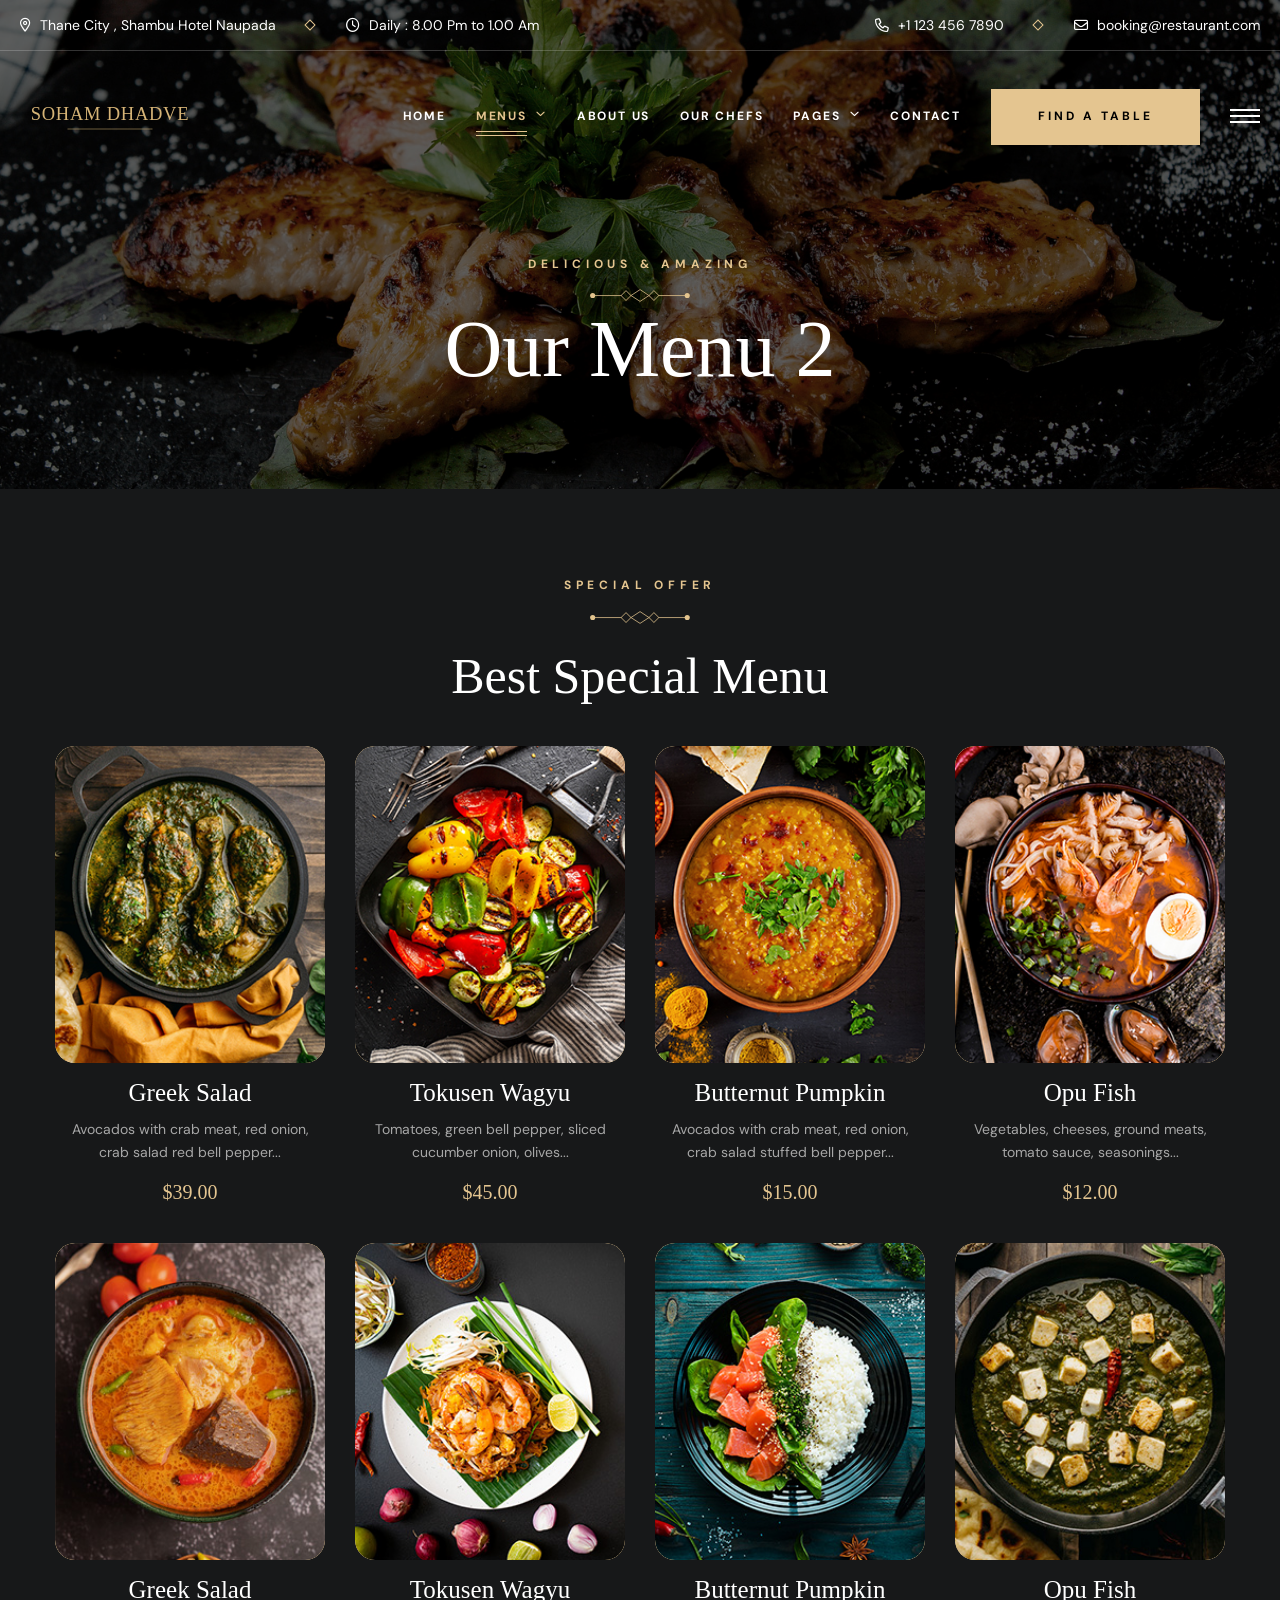
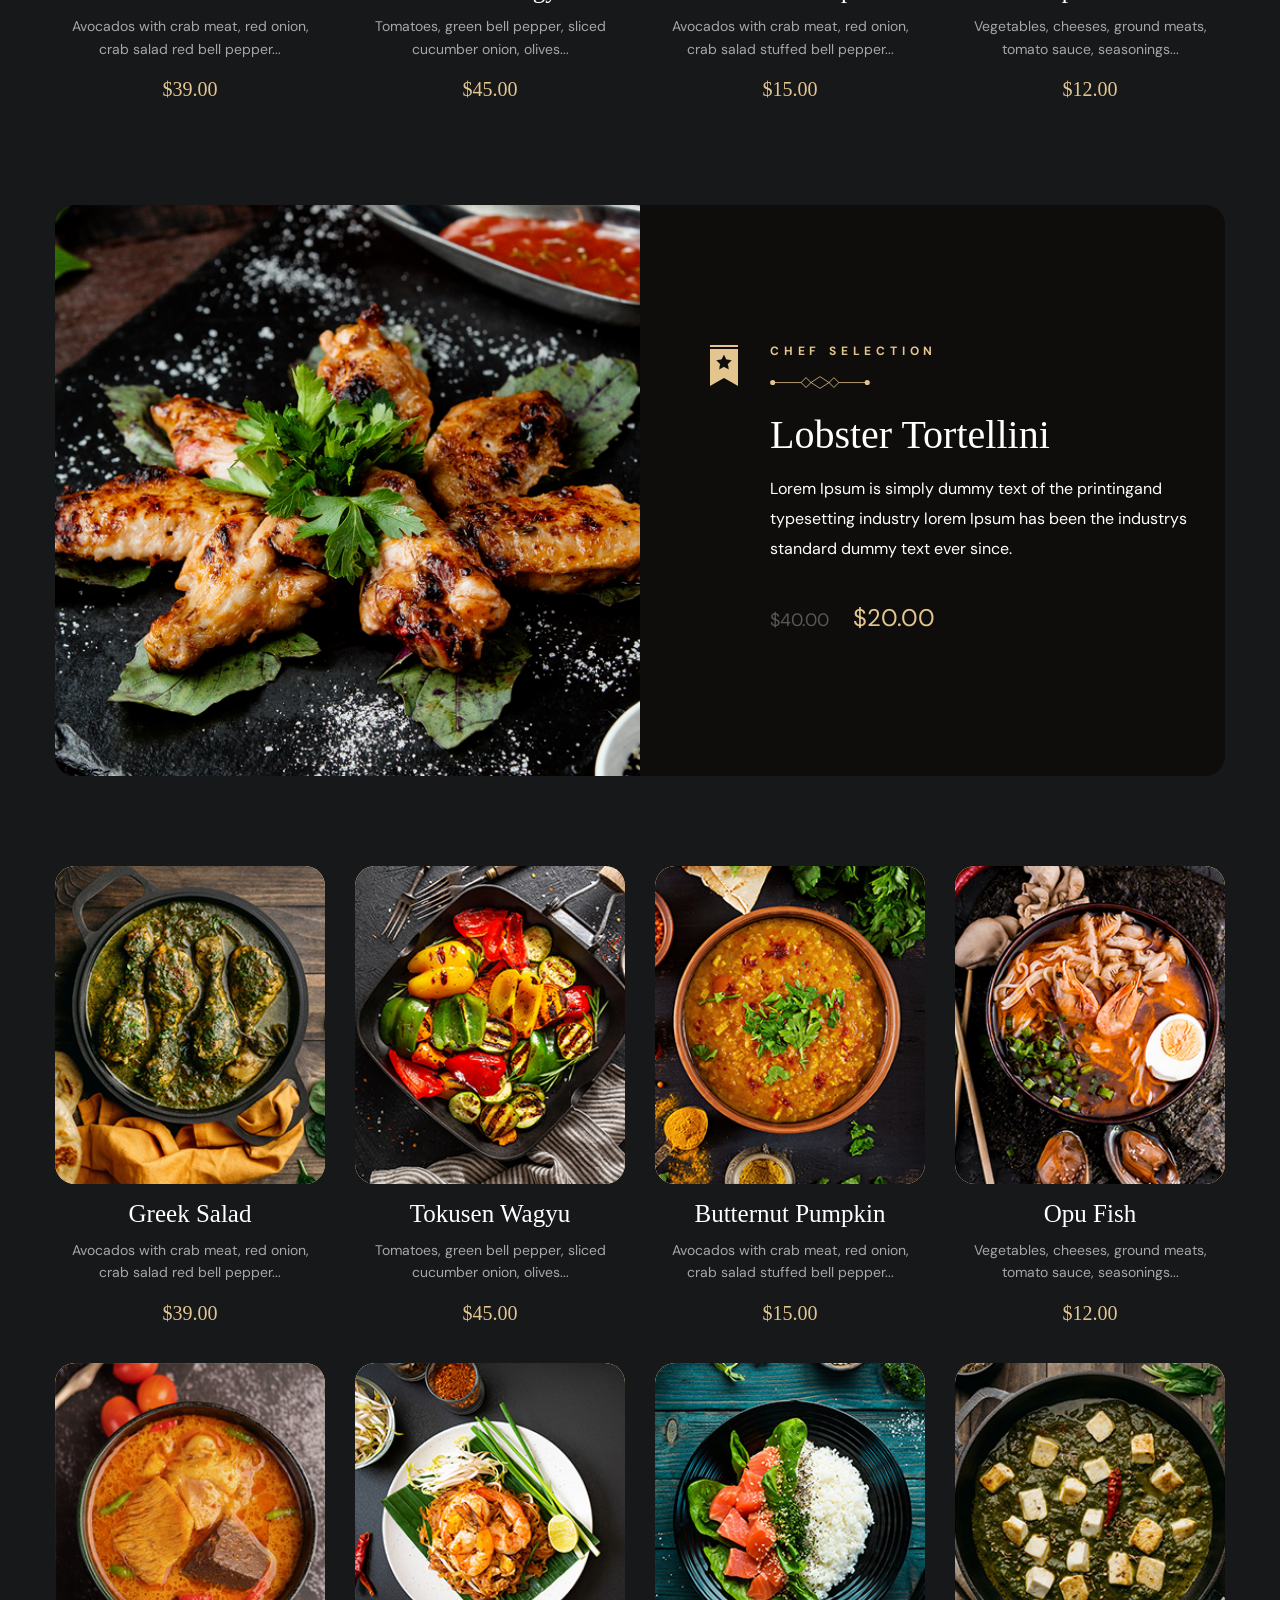
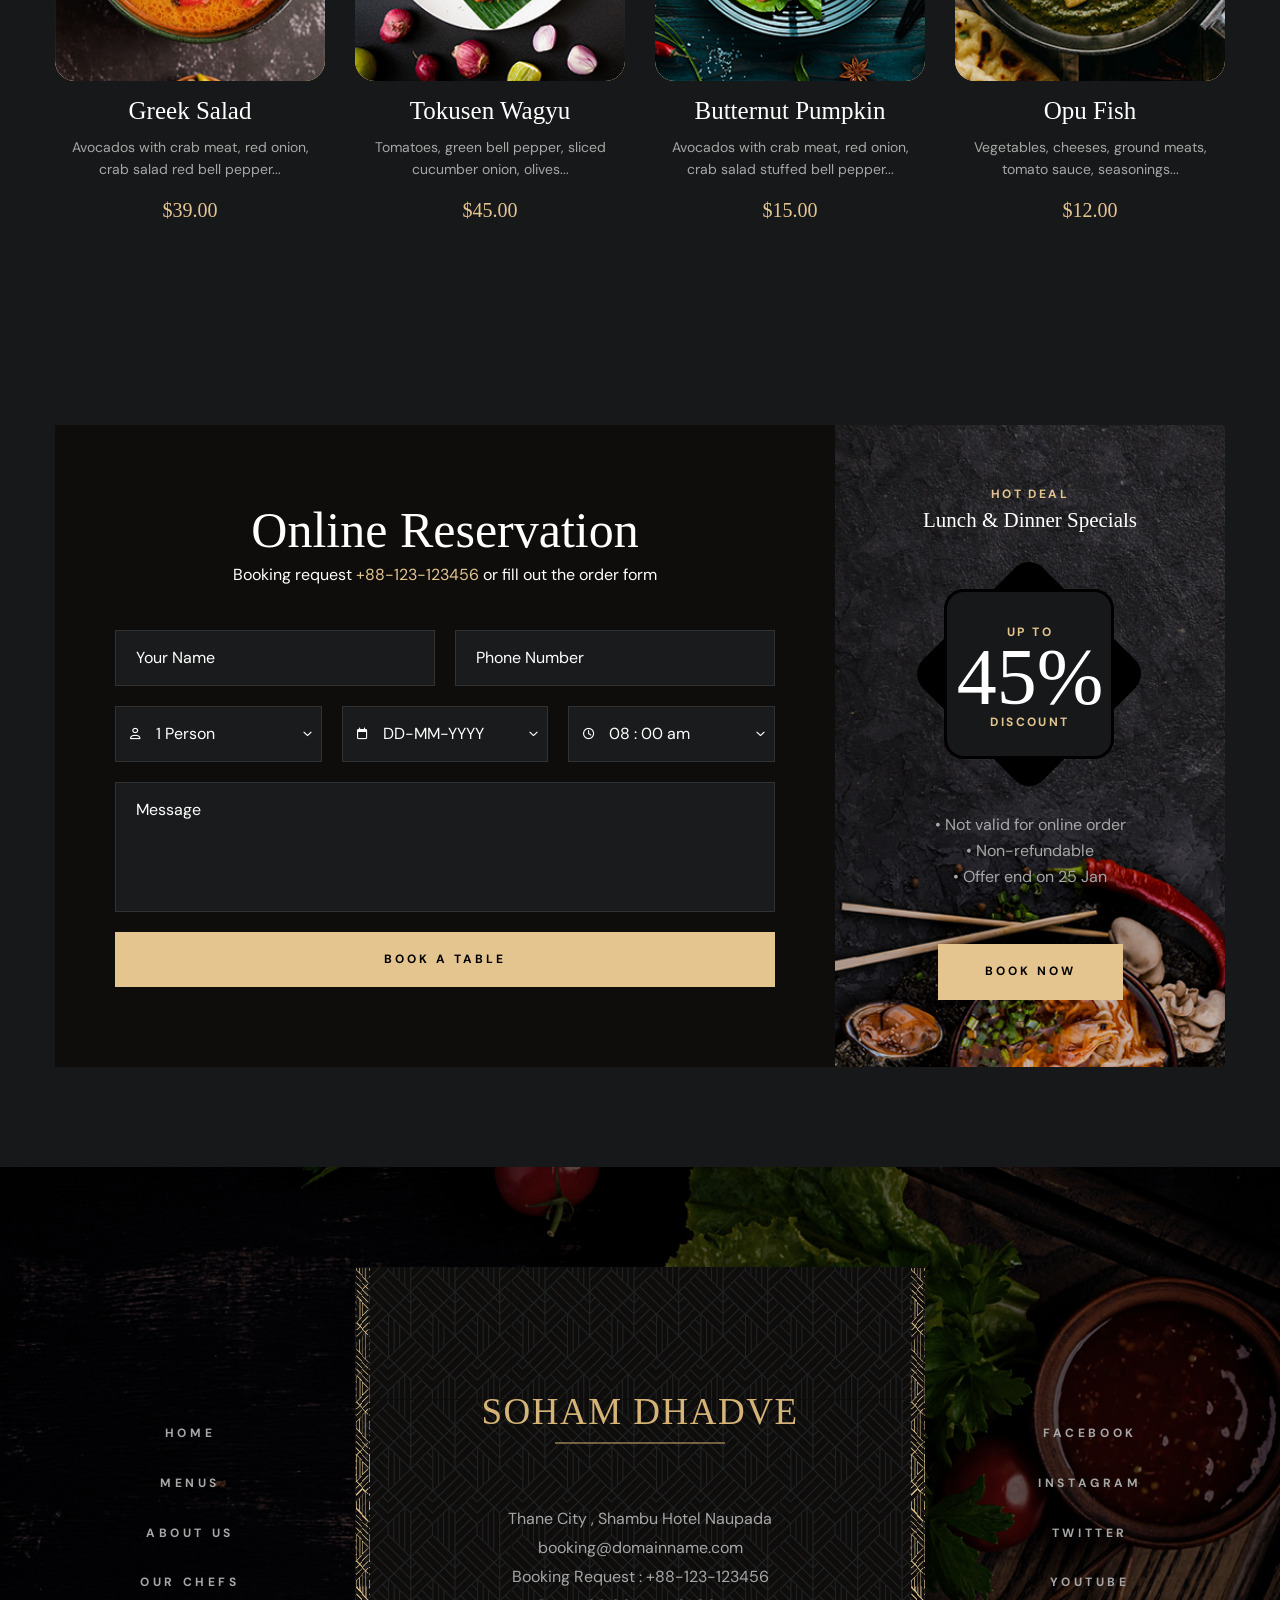
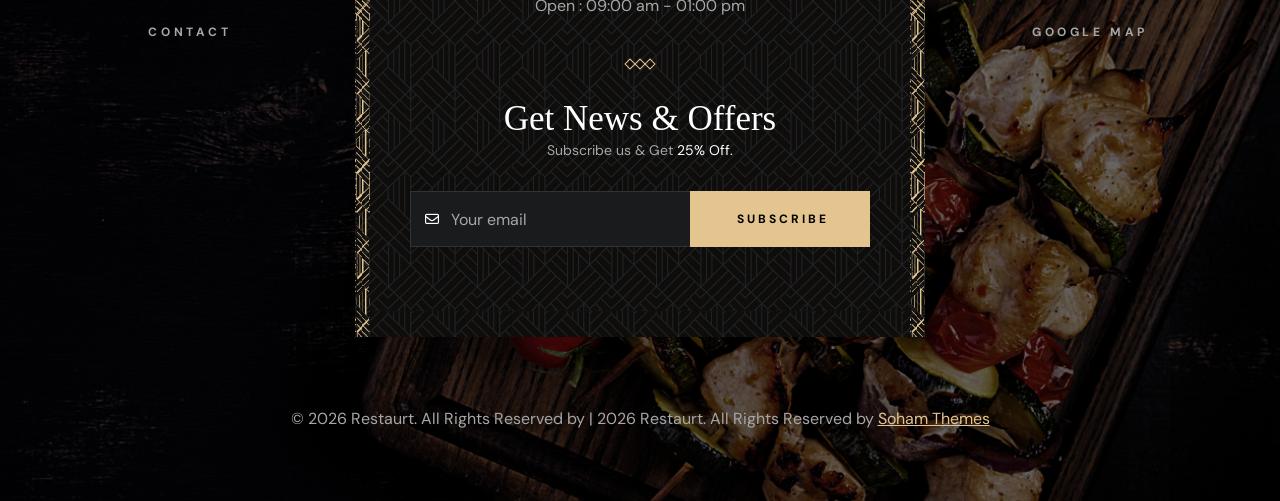
<file: soham-menu-two.html>
<!DOCTYPE html>
<html lang="en">

<head>
<meta charset="utf-8">
<title>Seasonal Menu | Soham Dhadve Restaurant</title>
<!-- Stylesheets -->
<link href="css/bootstrap.css" rel="stylesheet">
<link href="css/style.css" rel="stylesheet">
<link rel="shortcut icon" href="images/favicon.png" type="image/x-icon">
<link rel="icon" href="images/favicon.png" type="image/x-icon">
<!-- Responsive -->
<meta http-equiv="X-UA-Compatible" content="IE=edge">
<meta name="viewport" content="width=device-width, initial-scale=1.0, maximum-scale=1.0, user-scalable=0">
    <meta name="author" content="Soham Dhadve">
    <meta name="description" content="Explore the menu, dining experience, chefs and reservations at Soham Dhadve Restaurant.">
    <meta name="creator" content="Soham Dhadve">

<link href="css/responsive.css" rel="stylesheet">
 

</head>

<body>
  <div class="page-wrapper"> 
  
    <!-- Preloader -->
    <div class="loader-wrap">
        <div class="preloader">
            <div class="preloader-close">x</div>
            <div id="handle-preloader" class="handle-preloader">
                <div class="animation-preloader">
                    <div class="spinner"></div>
                    <div class="txt-loading">
                        <span data-text-preloader="D" class="letters-loading">
                            D
                        </span>
                        <span data-text-preloader="E" class="letters-loading">
                            E
                        </span>
                        <span data-text-preloader="L" class="letters-loading">
                            L
                        </span>
                        <span data-text-preloader="I" class="letters-loading">
                            I
                        </span>
                        <span data-text-preloader="C" class="letters-loading">
                            C
                        </span>
                        <span data-text-preloader="I" class="letters-loading">
                            I
                        </span>
                    </div>
                </div>  
            </div>
        </div>
    </div>
    <!-- Preloader End -->

    <!-- Main Header-->
    <header class="main-header">
        <div class="header-top">
            <div class="auto-container">
                <div class="inner clearfix">
                    <div class="top-left clearfix">
                        <ul class="top-info clearfix">
                            <li><i class="icon far fa-map-marker-alt"></i> Thane City , Shambu Hotel Naupada</li>
                            <li><i class="icon far fa-clock"></i> Daily : 8.00 Pm to 1.00 Am</li>
                        </ul>
                    </div>
                    <div class="top-right clearfix">
                        <ul class="top-info clearfix">
                            <li><a href="tel:+11234567890"><i class="icon far fa-phone"></i> +1 123 456 7890</a></li>
                            <li><a href="mailto:booking@restaurant.com"><i class="icon far fa-envelope"></i> booking@restaurant.com</a></li>
                        </ul>
                    </div>
                </div>
            </div>
        </div>
        <!-- Header Upper -->
        <div class="header-upper">        
            <div class="auto-container">
                <!-- Main Box -->
                <div class="main-box clearfix">
                    <!--Logo-->
                    <div class="logo-box">
                         <div class="logo"><a href="index.html" title="Soham Dhadve Restaurant"><img src="images/soham-dhadve-logo.svg" alt="" title="Soham Dhadve Restaurant"></a></div>
                    </div>

                    <div class="nav-box clearfix">
                        <!--Nav Outer-->
                        <div class="nav-outer clearfix">         
                            <nav class="main-menu">
                                <ul class="navigation clearfix">
                                    <li class=""><a href="index.html">Home</a>
                                    </li>
                                    <li class="current dropdown has-mega-menu"><a href="soham-menu.html">Menus</a>
                                        <ul>
                                            <li>
                                                <div class="mega-menu">
                                                    <div class="menu-inner">
                                                        <div class="auto-container">
                                                            <div class="row clearfix">
                                                                <div class="menu-block col-lg-3 col-md-6 col-sm-6">
                                                                    <div class="image"><a href="soham-menu.html"><img src="images/resource/menu-image-1.jpg" alt=""></a></div>
                                                                    <div class="title"><a href="soham-menu.html">Menu list 1</a></div>
                                                                </div>
                                                                <div class="menu-block col-lg-3 col-md-6 col-sm-6">
                                                                    <div class="image"><a href="soham-menu-two.html"><img src="images/resource/menu-image-2.jpg" alt=""></a></div>
                                                                    <div class="title"><a href="soham-menu-two.html">Menu list 2</a></div>
                                                                </div>
                                                                <div class="menu-block col-lg-3 col-md-6 col-sm-6">
                                                                    <div class="image"><a href="soham-menu-three.html"><img src="images/resource/menu-image-3.jpg" alt=""></a></div>
                                                                    <div class="title"><a href="soham-menu-three.html">Menu list 3</a></div>
                                                                </div>
                                                                <div class="menu-block col-lg-3 col-md-6 col-sm-6">
                                                                    <div class="image"><a href="soham-menu-four.html"><img src="images/resource/menu-image-4.jpg" alt=""></a></div>
                                                                    <div class="title"><a href="soham-menu-four.html">Menu list 4</a></div>
                                                                </div>
                                                            </div>
                                                        </div>
                                                    </div>
                                                </div>
                                            </li>
                                        </ul>
                                    </li>
                                    <li><a href="soham-about.html">About Us</a></li>
                                    <li><a href="soham-chefs.html">Our chefs</a></li>
                                    <li class="dropdown"><a href="#">Pages</a>
                                        <ul>
                                            <li><a href="#">Dropdown Menu 1</a></li>
                                            <li><a href="#">Dropdown Menu 2</a></li>
                                            <li><a href="#">Dropdown Menu 3</a></li>
                                            <li class="dropdown"><a href="#">Dropdown Menu 4</a>
                                                <ul>
                                                    <li><a href="#">Dropdown Menu level 2</a></li>
                                                    <li><a href="#">Dropdown Menu level 2</a></li>
                                                    <li><a href="#">Dropdown Menu Level 3</a></li>
                                                </ul>
                                            </li>
                                            <li><a href="#">Dropdown Lorem 5</a></li>
                                        </ul>
                                    </li>
                                    <li><a href="soham-contact.html">Contact</a></li>
                                </ul>
                            </nav>
                            <!-- Main Menu End-->
                        </div>
                        <!--Nav Outer End-->

                        <div class="links-box clearfix">
                            <div class="link link-btn">
                                <a href="soham-reservation.html" class="theme-btn btn-style-one clearfix">
                                    <span class="btn-wrap">
                                        <span class="text-one">find a table</span>
                                        <span class="text-two">find a table</span>
                                    </span>
                                </a>
                            </div>
                            <div class="link info-toggler">
                                <button class="info-btn">
                                    <span class="hamburger">
                                        <span class="top-bun"></span>
                                        <span class="meat"></span>
                                        <span class="bottom-bun"></span>
                                    </span>
                                </button>
                            </div>
                        </div>

                        <!-- Hidden Nav Toggler -->
                        <div class="nav-toggler">
                            <button class="hidden-bar-opener">
                                <span class="hamburger">
                                    <span class="top-bun"></span>
                                    <span class="meat"></span>
                                    <span class="bottom-bun"></span>
                                </span>
                            </button>
                        </div>

                    </div>

                </div>
            </div>
        </div>
    </header>
    <!--End Main Header -->

    
    <!--Menu Backdrop-->
    <div class="menu-backdrop"></div>

    <!-- Hidden Navigation Bar -->
    <section class="hidden-bar">
        <!-- Hidden Bar Wrapper -->
        <div class="inner-box">
            <div class="cross-icon hidden-bar-closer"><span class="far fa-close"></span></div>
            <div class="logo-box"><a href="index.html" title="Soham Dhadve Restaurant"><img src="images/soham-dhadve-logo.svg" alt="" title="Soham Dhadve Restaurant"></a></div>
            
            <!-- .Side-menu -->
            <div class="side-menu">
                 <ul class="navigation clearfix">
                    <li class=""><a href="index.html">Home</a>
                    </li>
                    <li class="current dropdown"><a href="soham-menu.html">Menus</a>
                        <ul>
                            <li><a href="soham-menu.html">Menu List 1</a></li>
                            <li><a href="soham-menu-two.html">Menu List 2</a></li>
                            <li><a href="soham-menu-three.html">Menu List 3</a></li>
                            <li><a href="soham-menu-four.html">Menu List 4</a></li>
                        </ul>
                    </li>
                    <li><a href="soham-about.html">About Us</a></li>
                    <li><a href="soham-chefs.html">Our chefs</a></li>
                    <li class="dropdown"><a href="#">Pages</a>
                        <ul>
                            <li><a href="#">Dropdown Menu 1</a></li>
                            <li><a href="#">Dropdown Menu 2</a></li>
                            <li><a href="#">Dropdown Menu 3</a></li>
                            <li class="dropdown"><a href="#">Dropdown Menu 4</a>
                                <ul>
                                    <li><a href="#">Dropdown Menu level 2</a></li>
                                    <li><a href="#">Dropdown Menu level 2</a></li>
                                    <li><a href="#">Dropdown Menu Level 3</a></li>
                                </ul>
                            </li>
                            <li><a href="#">Dropdown Lorem 5</a></li>
                        </ul>
                    </li>
                    <li><a href="soham-contact.html">Contact</a></li>
                </ul>
            </div><!-- /.Side-menu -->
            
            <h2>Visit Us</h2>
            <ul class="info">
                <li>Restaurant St, Delicious City, <br>London 9578, UK</li>
                <li>Open: 9.30 am - 2.30pm</li>
                <li><a href="mailto:booking@domainame.com">booking@domainame.com</a></li>
            </ul>
            <div class="separator"><span></span></div>
            <div class="booking-info">
                <div class="bk-title">Booking request</div>
                <div class="bk-no"><a href="tel:+88-123-123456">+88-123-123456</a></div>
            </div>
        
        </div><!-- / Hidden Bar Wrapper -->
    </section>
    <!-- / Hidden Bar -->

    <!--Info Back Drop-->
    <div class="info-back-drop"></div>
    
    <!-- Hidden Bar -->
    <section class="info-bar">
        <div class="inner-box">
            <div class="cross-icon"><span class="far fa-close"></span></div>
            <div class="logo-box"><a href="index.html" title="Soham Dhadve Restaurant"><img src="images/soham-dhadve-logo.svg" alt="" title="Soham Dhadve Restaurant"></a></div>
            <div class="image-box"><img src="images/resource/sidebar-image.jpg" alt="" title=""></div>

            <h2>Visit Us</h2>
            <ul class="info">
                <li>Restaurant St, Delicious City, <br>London 9578, UK</li>
                <li>Open: 9.30 am - 2.30pm</li>
                <li><a href="mailto:booking@domainame.com">booking@domainame.com</a></li>
            </ul>
            <div class="separator"><span></span></div>
            <div class="booking-info">
                <div class="bk-title">Booking request</div>
                <div class="bk-no"><a href="tel:+88-123-123456">+88-123-123456</a></div>
            </div>
        </div>
    </section>
    <!--End Hidden Bar -->

    <!-- Inner Banner Section -->
    <section class="inner-banner">
        <div class="image-layer" style="background-image: url(images/background/banner-image-2.jpg);"></div>
        <div class="auto-container">
            <div class="inner">
                <div class="subtitle"><span>delicious & amazing</span></div>
                <div class="pattern-image"><img src="images/icons/separator.svg" alt="" title=""></div>
                <h1><span>Our Menu 2</span></h1>
            </div>
        </div>
    </section>
    <!--End Banner Section -->

    <!--Special Offer Section-->
    <section class="special-offer-two">
        <div class="left-bg"><img src="images/background/bg-20.png" alt="" title=""></div>
        <div class="right-bg"><img src="images/background/bg-19.png" alt="" title=""></div>
        <div class="auto-container">
            <div class="title-box centered">
                <div class="subtitle"><span>special offer</span></div>
                <div class="pattern-image"><img src="images/icons/separator.svg" alt="" title=""></div>
                <h2>Best Special Menu</h2>
            </div>
            <div class="row clearfix">
                <!--Item-->
                <div class="offer-block-three col-xl-3 col-lg-4 col-md-6 col-sm-12">
                    <div class="inner-box wow fadeInUp" data-wow-duration="1500ms" data-wow-delay="0ms">
                        <div class="image"><a href="#"><img src="images/resource/menu-image-11.jpg" alt=""></a></div>
                        <h4><a href="soham-menu.html">Greek Salad</a></h4>
                        <div class="text desc">Avocados with crab meat, red onion, crab salad red bell pepper...</div>
                        <div class="price">$39.00</div>
                    </div>
                </div>

                <!--Item-->
                <div class="offer-block-three col-xl-3 col-lg-4 col-md-6 col-sm-12">
                    <div class="inner-box wow fadeInUp" data-wow-duration="1500ms" data-wow-delay="200ms">
                        <div class="image"><a href="#"><img src="images/resource/menu-image-12.jpg" alt=""></a></div>
                        <h4><a href="soham-menu.html">Tokusen Wagyu</a></h4>
                        <div class="text desc">Tomatoes, green bell pepper, sliced cucumber onion, olives...</div>
                        <div class="price">$45.00</div>
                    </div>
                </div>

                <!--Item-->
                <div class="offer-block-three col-xl-3 col-lg-4 col-md-6 col-sm-12">
                    <div class="inner-box wow fadeInUp" data-wow-duration="1500ms" data-wow-delay="400ms">
                        <div class="image"><a href="#"><img src="images/resource/menu-image-13.jpg" alt=""></a></div>
                        <h4><a href="soham-menu.html">Butternut Pumpkin</a></h4>
                        <div class="text desc">Avocados with crab meat, red onion, crab salad stuffed bell pepper...</div>
                        <div class="price">$15.00</div>
                    </div>
                </div>

                <!--Item-->
                <div class="offer-block-three col-xl-3 col-lg-4 col-md-6 col-sm-12">
                    <div class="inner-box wow fadeInUp" data-wow-duration="1500ms" data-wow-delay="600ms">
                        <div class="image"><a href="#"><img src="images/resource/menu-image-14.jpg" alt=""></a></div>
                        <h4><a href="soham-menu.html">Opu Fish</a></h4>
                        <div class="text desc">Vegetables, cheeses, ground meats, tomato sauce, seasonings...</div>
                        <div class="price">$12.00</div>
                    </div>
                </div>

                <!--Item-->
                <div class="offer-block-three col-xl-3 col-lg-4 col-md-6 col-sm-12">
                    <div class="inner-box wow fadeInUp" data-wow-duration="1500ms" data-wow-delay="0ms">
                        <div class="image"><a href="#"><img src="images/resource/menu-image-15.jpg" alt=""></a></div>
                        <h4><a href="soham-menu.html">Greek Salad</a></h4>
                        <div class="text desc">Avocados with crab meat, red onion, crab salad red bell pepper...</div>
                        <div class="price">$39.00</div>
                    </div>
                </div>

                <!--Item-->
                <div class="offer-block-three col-xl-3 col-lg-4 col-md-6 col-sm-12">
                    <div class="inner-box wow fadeInUp" data-wow-duration="1500ms" data-wow-delay="200ms">
                        <div class="image"><a href="#"><img src="images/resource/menu-image-16.jpg" alt=""></a></div>
                        <h4><a href="soham-menu.html">Tokusen Wagyu</a></h4>
                        <div class="text desc">Tomatoes, green bell pepper, sliced cucumber onion, olives...</div>
                        <div class="price">$45.00</div>
                    </div>
                </div>

                <!--Item-->
                <div class="offer-block-three col-xl-3 col-lg-4 col-md-6 col-sm-12">
                    <div class="inner-box wow fadeInUp" data-wow-duration="1500ms" data-wow-delay="400ms">
                        <div class="image"><a href="#"><img src="images/resource/menu-image-17.jpg" alt=""></a></div>
                        <h4><a href="soham-menu.html">Butternut Pumpkin</a></h4>
                        <div class="text desc">Avocados with crab meat, red onion, crab salad stuffed bell pepper...</div>
                        <div class="price">$15.00</div>
                    </div>
                </div>

                <!--Item-->
                <div class="offer-block-three col-xl-3 col-lg-4 col-md-6 col-sm-12">
                    <div class="inner-box wow fadeInUp" data-wow-duration="1500ms" data-wow-delay="600ms">
                        <div class="image"><a href="#"><img src="images/resource/menu-image-18.jpg" alt=""></a></div>
                        <h4><a href="soham-menu.html">Opu Fish</a></h4>
                        <div class="text desc">Vegetables, cheeses, ground meats, tomato sauce, seasonings...</div>
                        <div class="price">$12.00</div>
                    </div>
                </div>

            </div>
        </div>
    </section>

    <!--Chef Selection Section-->
    <section class="chef-selection">
        <div class="auto-container">
            <div class="outer-container">
                <div class="row clearfix">
                    <!--Col-->
                    <div class="image-col col-xl-6 col-lg-6 col-md-12 col-sm-12">
                        <div class="inner wow fadeInLeft" data-wow-duration="1500ms" data-wow-delay="0ms">
                            <div class="image-layer" style="background-image: url(images/background/image-8.jpg);"></div>
                            <div class="image"><img src="images/background/image-8.jpg" alt=""></div>
                        </div>
                    </div>
                    <!--Col-->
                    <div class="content-col col-xl-6 col-lg-6 col-md-12 col-sm-12">
                        <div class="inner wow fadeInRight" data-wow-duration="1500ms" data-wow-delay="0ms">
                            <div class="title-box">
                                <span class="badge-icon"><img src="images/resource/badge-2.png" alt="" title=""></span>
                                <div class="subtitle"><span>chef selection</span></div>
                                <div class="pattern-image"><img src="images/icons/separator.svg" alt="" title=""></div>
                                <h3>Lobster Tortellini</h3>
                                <div class="text">Lorem Ipsum is simply dummy text of the printingand typesetting industry lorem Ipsum has been the industrys standard dummy text ever since.</div>
                            </div>
                            <div class="price"><span class="old">$40.00</span> <span class="new">$20.00</span></div>
                        </div>
                    </div>

                </div>
            </div>
        </div>
    </section>

    <!--Special Offer Section-->
    <section class="special-offer-two">
        <div class="right-bg"><img src="images/background/bg-24.png" alt="" title=""></div>
        <div class="auto-container">
            <div class="row clearfix">
                <!--Item-->
                <div class="offer-block-three col-xl-3 col-lg-4 col-md-6 col-sm-12">
                    <div class="inner-box wow fadeInUp" data-wow-duration="1500ms" data-wow-delay="0ms">
                        <div class="image"><a href="#"><img src="images/resource/menu-image-11.jpg" alt=""></a></div>
                        <h4><a href="soham-menu.html">Greek Salad</a></h4>
                        <div class="text desc">Avocados with crab meat, red onion, crab salad red bell pepper...</div>
                        <div class="price">$39.00</div>
                    </div>
                </div>

                <!--Item-->
                <div class="offer-block-three col-xl-3 col-lg-4 col-md-6 col-sm-12">
                    <div class="inner-box wow fadeInUp" data-wow-duration="1500ms" data-wow-delay="200ms">
                        <div class="image"><a href="#"><img src="images/resource/menu-image-12.jpg" alt=""></a></div>
                        <h4><a href="soham-menu.html">Tokusen Wagyu</a></h4>
                        <div class="text desc">Tomatoes, green bell pepper, sliced cucumber onion, olives...</div>
                        <div class="price">$45.00</div>
                    </div>
                </div>

                <!--Item-->
                <div class="offer-block-three col-xl-3 col-lg-4 col-md-6 col-sm-12">
                    <div class="inner-box wow fadeInUp" data-wow-duration="1500ms" data-wow-delay="400ms">
                        <div class="image"><a href="#"><img src="images/resource/menu-image-13.jpg" alt=""></a></div>
                        <h4><a href="soham-menu.html">Butternut Pumpkin</a></h4>
                        <div class="text desc">Avocados with crab meat, red onion, crab salad stuffed bell pepper...</div>
                        <div class="price">$15.00</div>
                    </div>
                </div>

                <!--Item-->
                <div class="offer-block-three col-xl-3 col-lg-4 col-md-6 col-sm-12">
                    <div class="inner-box wow fadeInUp" data-wow-duration="1500ms" data-wow-delay="600ms">
                        <div class="image"><a href="#"><img src="images/resource/menu-image-14.jpg" alt=""></a></div>
                        <h4><a href="soham-menu.html">Opu Fish</a></h4>
                        <div class="text desc">Vegetables, cheeses, ground meats, tomato sauce, seasonings...</div>
                        <div class="price">$12.00</div>
                    </div>
                </div>

                <!--Item-->
                <div class="offer-block-three col-xl-3 col-lg-4 col-md-6 col-sm-12">
                    <div class="inner-box wow fadeInUp" data-wow-duration="1500ms" data-wow-delay="0ms">
                        <div class="image"><a href="#"><img src="images/resource/menu-image-15.jpg" alt=""></a></div>
                        <h4><a href="soham-menu.html">Greek Salad</a></h4>
                        <div class="text desc">Avocados with crab meat, red onion, crab salad red bell pepper...</div>
                        <div class="price">$39.00</div>
                    </div>
                </div>

                <!--Item-->
                <div class="offer-block-three col-xl-3 col-lg-4 col-md-6 col-sm-12">
                    <div class="inner-box wow fadeInUp" data-wow-duration="1500ms" data-wow-delay="200ms">
                        <div class="image"><a href="#"><img src="images/resource/menu-image-16.jpg" alt=""></a></div>
                        <h4><a href="soham-menu.html">Tokusen Wagyu</a></h4>
                        <div class="text desc">Tomatoes, green bell pepper, sliced cucumber onion, olives...</div>
                        <div class="price">$45.00</div>
                    </div>
                </div>

                <!--Item-->
                <div class="offer-block-three col-xl-3 col-lg-4 col-md-6 col-sm-12">
                    <div class="inner-box wow fadeInUp" data-wow-duration="1500ms" data-wow-delay="400ms">
                        <div class="image"><a href="#"><img src="images/resource/menu-image-17.jpg" alt=""></a></div>
                        <h4><a href="soham-menu.html">Butternut Pumpkin</a></h4>
                        <div class="text desc">Avocados with crab meat, red onion, crab salad stuffed bell pepper...</div>
                        <div class="price">$15.00</div>
                    </div>
                </div>

                <!--Item-->
                <div class="offer-block-three col-xl-3 col-lg-4 col-md-6 col-sm-12">
                    <div class="inner-box wow fadeInUp" data-wow-duration="1500ms" data-wow-delay="600ms">
                        <div class="image"><a href="#"><img src="images/resource/menu-image-18.jpg" alt=""></a></div>
                        <h4><a href="soham-menu.html">Opu Fish</a></h4>
                        <div class="text desc">Vegetables, cheeses, ground meats, tomato sauce, seasonings...</div>
                        <div class="price">$12.00</div>
                    </div>
                </div>

            </div>
        </div>
    </section>

    <!--Reservation Section-->
    <section class="reserve-section style-two">
        <div class="image-layer" style="background-image: url(images/background/image-10.jpg);"></div>
        <div class="auto-container">
            <div class="outer-box">
                <div class="row clearfix">
                    <div class="reserv-col col-lg-8 col-md-12 col-sm-12">
                        <div class="inner">
                            <div class="title">
                                <h2>Online Reservation</h2>
                                <div class="request-info">Booking request <a href="#">+88-123-123456</a> or fill out the order form</div>
                            </div>
                            <div class="default-form reservation-form">
                                <form method="post" action="#">
                                    <div class="row clearfix">
                                        <div class="form-group col-lg-6 col-md-6 col-sm-12">
                                            <div class="field-inner">
                                                <input type="text" name="fieldname" value="" placeholder="Your Name" required>
                                            </div>
                                        </div>
                                        <div class="form-group col-lg-6 col-md-6 col-sm-12">
                                            <div class="field-inner">
                                                <input type="text" name="fieldname" value="" placeholder="Phone Number" required>
                                            </div>
                                        </div>
                                        <div class="form-group col-lg-4 col-md-6 col-sm-12">
                                            <div class="field-inner">
                                                <span class="alt-icon far fa-user"></span>
                                                <select class="l-icon">
                                                    <option>1 Person</option>
                                                    <option>2 Person</option>
                                                    <option>3 Person</option>
                                                    <option>4 Person</option>
                                                    <option>5 Person</option>
                                                    <option>6 Person</option>
                                                    <option>7 Person</option>
                                                </select>
                                                <span class="arrow-icon far fa-angle-down"></span>
                                            </div>
                                        </div>
                                        <div class="form-group col-lg-4 col-md-6 col-sm-12">
                                            <div class="field-inner">
                                                <span class="alt-icon far fa-calendar"></span>
                                                <input class="l-icon datepicker" type="text" name="fieldname" value="" placeholder="DD-MM-YYYY" required readonly>
                                                <span class="arrow-icon far fa-angle-down"></span>
                                            </div>
                                        </div>
                                        <div class="form-group col-lg-4 col-md-12 col-sm-12">
                                            <div class="field-inner">
                                                <span class="alt-icon far fa-clock"></span>
                                                <select class="l-icon">
                                                    <option>08 : 00 am</option>
                                                    <option>09 : 00 am</option>
                                                    <option>10 : 00 am</option>
                                                    <option>11 : 00 am</option>
                                                    <option>12 : 00 pm</option>
                                                    <option>01 : 00 pm</option>
                                                    <option>02 : 00 pm</option>
                                                    <option>03 : 00 pm</option>
                                                    <option>04 : 00 pm</option>
                                                    <option>05 : 00 pm</option>
                                                    <option>06 : 00 pm</option>
                                                    <option>07 : 00 pm</option>
                                                    <option>08 : 00 pm</option>
                                                    <option>09 : 00 pm</option>
                                                    <option>10 : 00 pm</option>
                                                </select>
                                                <span class="arrow-icon far fa-angle-down"></span>
                                            </div>
                                        </div>
                                        <div class="form-group col-lg-12 col-md-12 col-sm-12">
                                            <div class="field-inner">
                                                <textarea name="fieldname" placeholder="Message" required></textarea>
                                            </div>
                                        </div>
                                        <div class="form-group col-lg-12 col-md-12 col-sm-12">
                                            <div class="field-inner">
                                                <button type="submit" class="theme-btn btn-style-one clearfix">
                                                    <span class="btn-wrap">
                                                        <span class="text-one">book a table</span>
                                                        <span class="text-two">book a table</span>
                                                    </span>
                                                </button>
                                            </div>
                                        </div>
                                    </div>
                                </form>
                            </div>
                        </div>
                    </div>
                    <div class="info-col col-lg-4 col-md-12 col-sm-12">
                        <div class="inner">
                            <div class="img-layer" style="background-image: url(images/background/image-11.jpg);"></div>
                            <div class="title">
                                <div class="subtitle">hot deal</div>
                                <h5>Lunch & Dinner Specials</h5>
                            </div>
                            <div class="data">
                                <div class="discount-info">
                                    <div class="s-ttl">up to</div>
                                    <div class="num">45%</div>
                                    <div class="s-ttl">discount</div>
                                </div>
                                <div class="instruction">
                                    • Not valid for online order <br>
                                    • Non-refundable <br>
                                    • Offer end on 25 Jan <br>
                                </div>
                                <div class="link-box">
                                    <a href="soham-reservation.html" class="theme-btn btn-style-one clearfix">
                                        <span class="btn-wrap">
                                            <span class="text-one">book now</span>
                                            <span class="text-two">book now</span>
                                        </span>
                                    </a>
                                </div>
                            </div>
                        </div>
                    </div>
                </div>

            </div>
        </div>
    </section>

    <!--Main Footer-->
    <footer class="main-footer">
        <div class="image-layer" style="background-image: url(images/background/image-4.jpg);"></div>
        <div class="upper-section">
            <div class="auto-container">
                <div class="row clearfix">
                    <!--Footer Col-->
                    <div class="footer-col info-col col-lg-6 col-md-12 col-sm-12">
                        <div class="inner wow fadeInUp" data-wow-delay="0ms" data-wow-duration="1500ms">
                            <div class="content">
                                <div class="logo"><a href="index.html" title="Soham Dhadve Restaurant"><img src="images/soham-dhadve-logo.svg" alt="" title="Soham Dhadve Restaurant"></a></div>
                                <div class="info">
                                    <ul>
                                        <li>Thane City , Shambu Hotel Naupada</li>
                                        <li><a href="mailto:booking@domainname.com">booking@domainname.com</a></li>
                                        <li><a href="tel:+88-123-123456">Booking Request : +88-123-123456</a></li>
                                        <li>Open : 09:00 am - 01:00 pm</li>
                                    </ul>
                                </div>
                                <div class="separator"><span></span><span></span><span></span></div>
                                <div class="newsletter">
                                    <h3>Get News & Offers</h3>
                                    <div class="text">Subscribe us & Get <span>25% Off.</span></div>
                                    <div class="newsletter-form">
                                        <form method="post" action="#">
                                            <div class="form-group">
                                                <span class="alt-icon far fa-envelope"></span>
                                                <input type="email" name="email" value="" placeholder="Your email" required>
                                                <button type="submit" class="theme-btn btn-style-one clearfix">
                                                    <span class="btn-wrap">
                                                        <span class="text-one">subscribe</span>
                                                        <span class="text-two">subscribe</span>
                                                    </span>
                                                </button>
                                            </div>
                                        </form>
                                    </div>
                                </div>
                            </div>
                        </div>
                    </div>
                    <!--Footer Col-->
                    <div class="footer-col links-col col-lg-3 col-md-6 col-sm-12">
                        <div class="inner wow fadeInLeft" data-wow-delay="0ms" data-wow-duration="1500ms">
                            <ul class="links">
                                <li><a href="index.html">Home</a></li>
                                <li><a href="soham-menu.html">Menus</a></li>
                                <li><a href="soham-about.html">About us</a></li>
                                <li><a href="soham-chefs.html">Our chefs</a></li>
                                <li><a href="soham-contact.html">Contact</a></li>
                            </ul>
                        </div>
                    </div>
                    <!--Footer Col-->
                    <div class="footer-col links-col last col-lg-3 col-md-6 col-sm-12">
                        <div class="inner wow fadeInRight" data-wow-delay="0ms" data-wow-duration="1500ms">
                            <ul class="links">
                                <li><a href="#">facebook</a></li>
                                <li><a href="#">instagram</a></li>
                                <li><a href="#">Twitter</a></li>
                                <li><a href="#">Youtube</a></li>
                                <li><a href="#">Google map</a></li>
                            </ul>
                        </div>
                    </div>
                </div>
            </div>
        </div>
        <div class="footer-bottom">
            <div class="auto-container">
                <div class="copyright">&copy; 2026 Restaurt. All Rights Reserved by  |   2026 Restaurt. All Rights Reserved by <a href="#" target="blank">Soham Themes</a></div>
            </div>
        </div>
    </footer>

</div>
<!--End pagewrapper--> 

<!--Scroll to top-->
<div class="scroll-to-top scroll-to-target" data-target="html"><span class="icon fa fa-angle-up"></span></div>

<script src="js/jquery.js"></script>
<script src="js/popper.min.js"></script>
<script src="js/bootstrap.min.js"></script>
<script src="js/jquery-ui.js"></script>
<script src="js/jquery.fancybox.js"></script>
<script src="js/swiper.js"></script>
<script src="js/owl.js"></script>
<script src="js/appear.js"></script>
<script src="js/wow.js"></script>
<script src="js/custom-script.js"></script>
<div class="site-customization-credit" style="display:none">Website customization: Soham Dhadve</div>
</body>

</html>
</file>
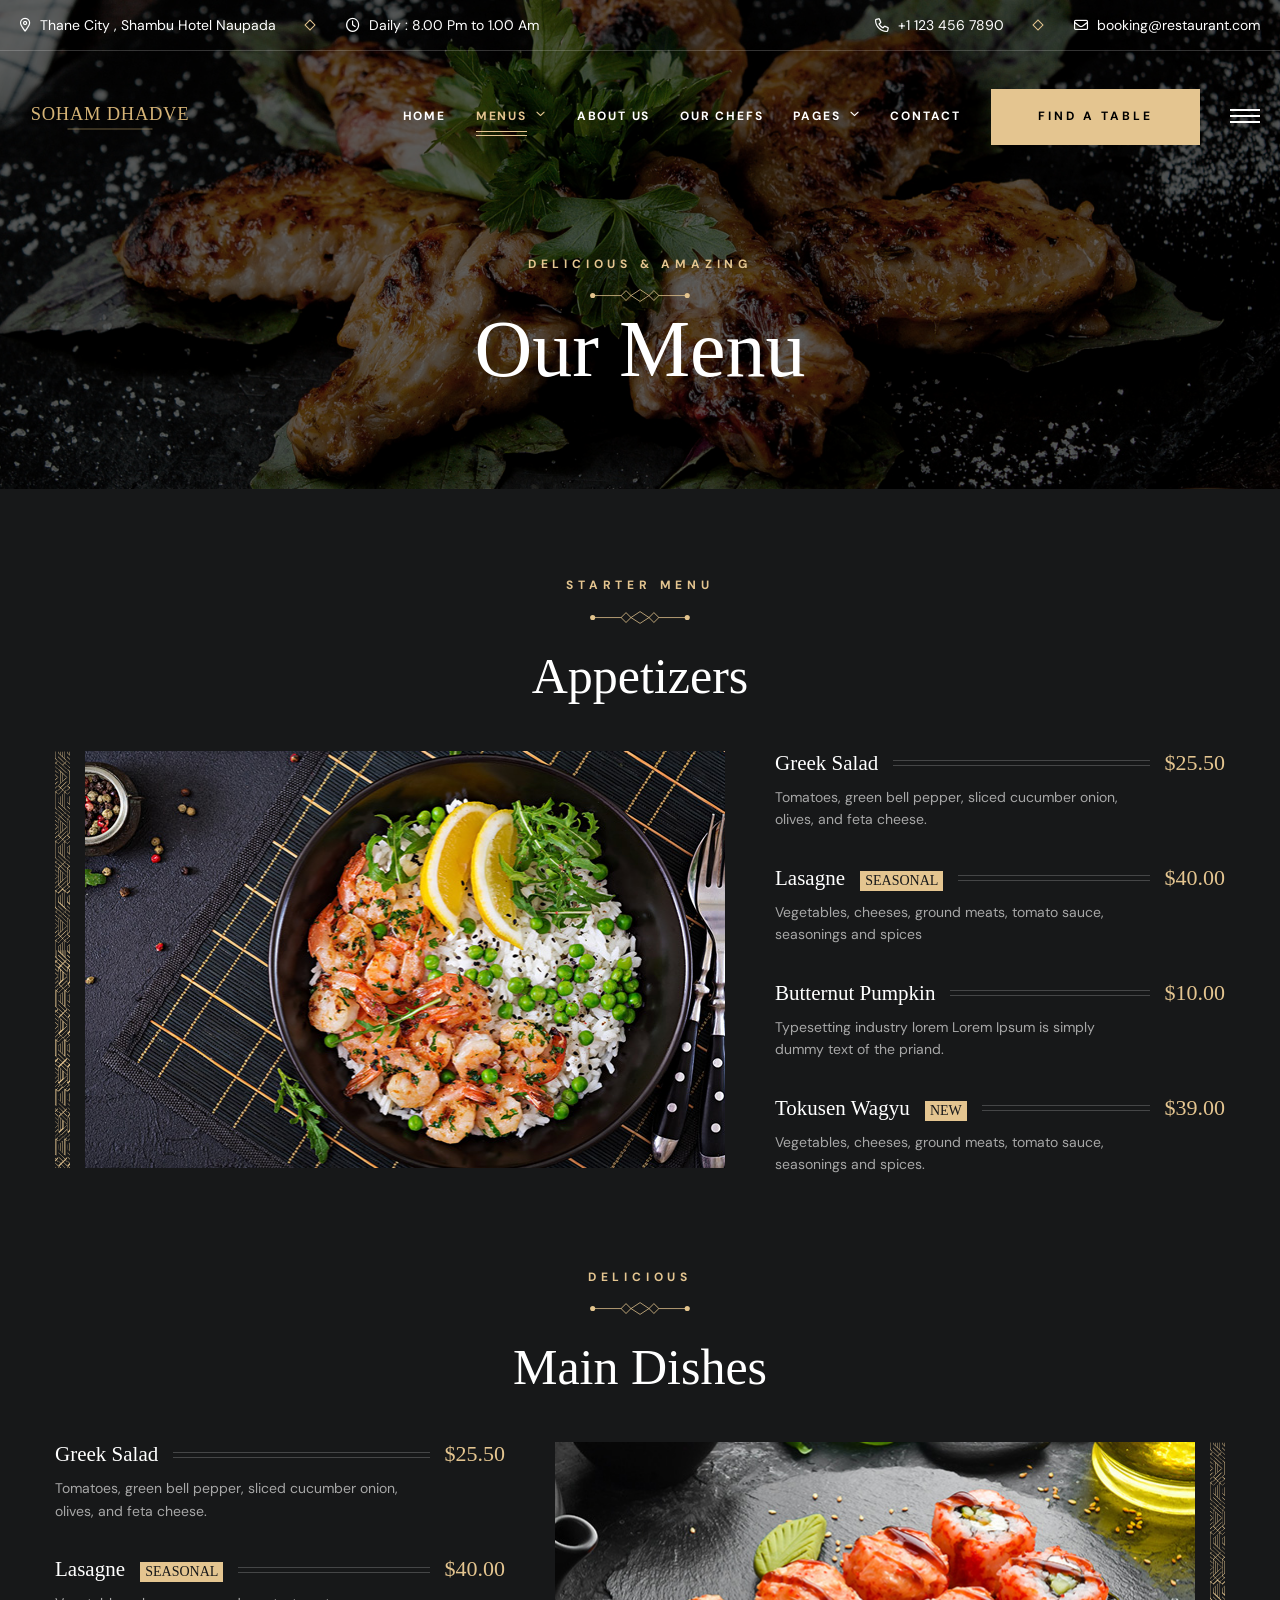
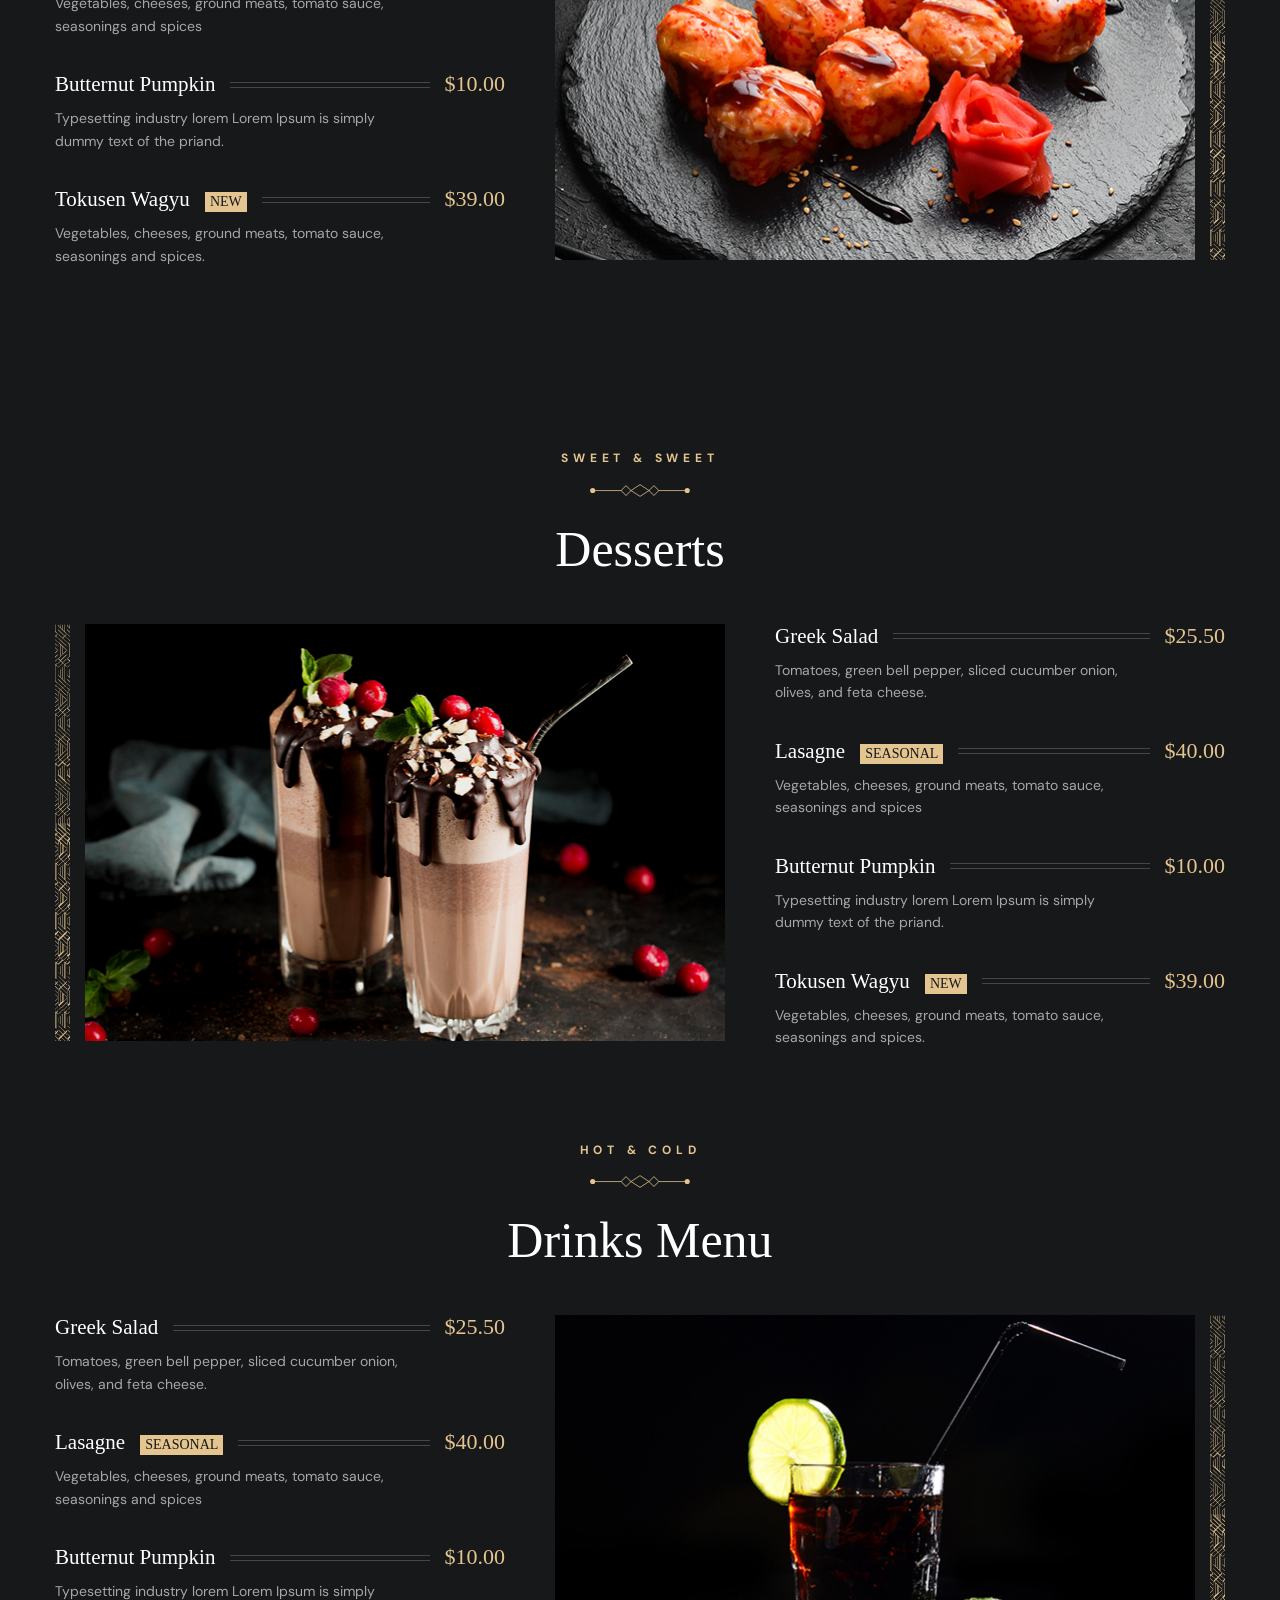
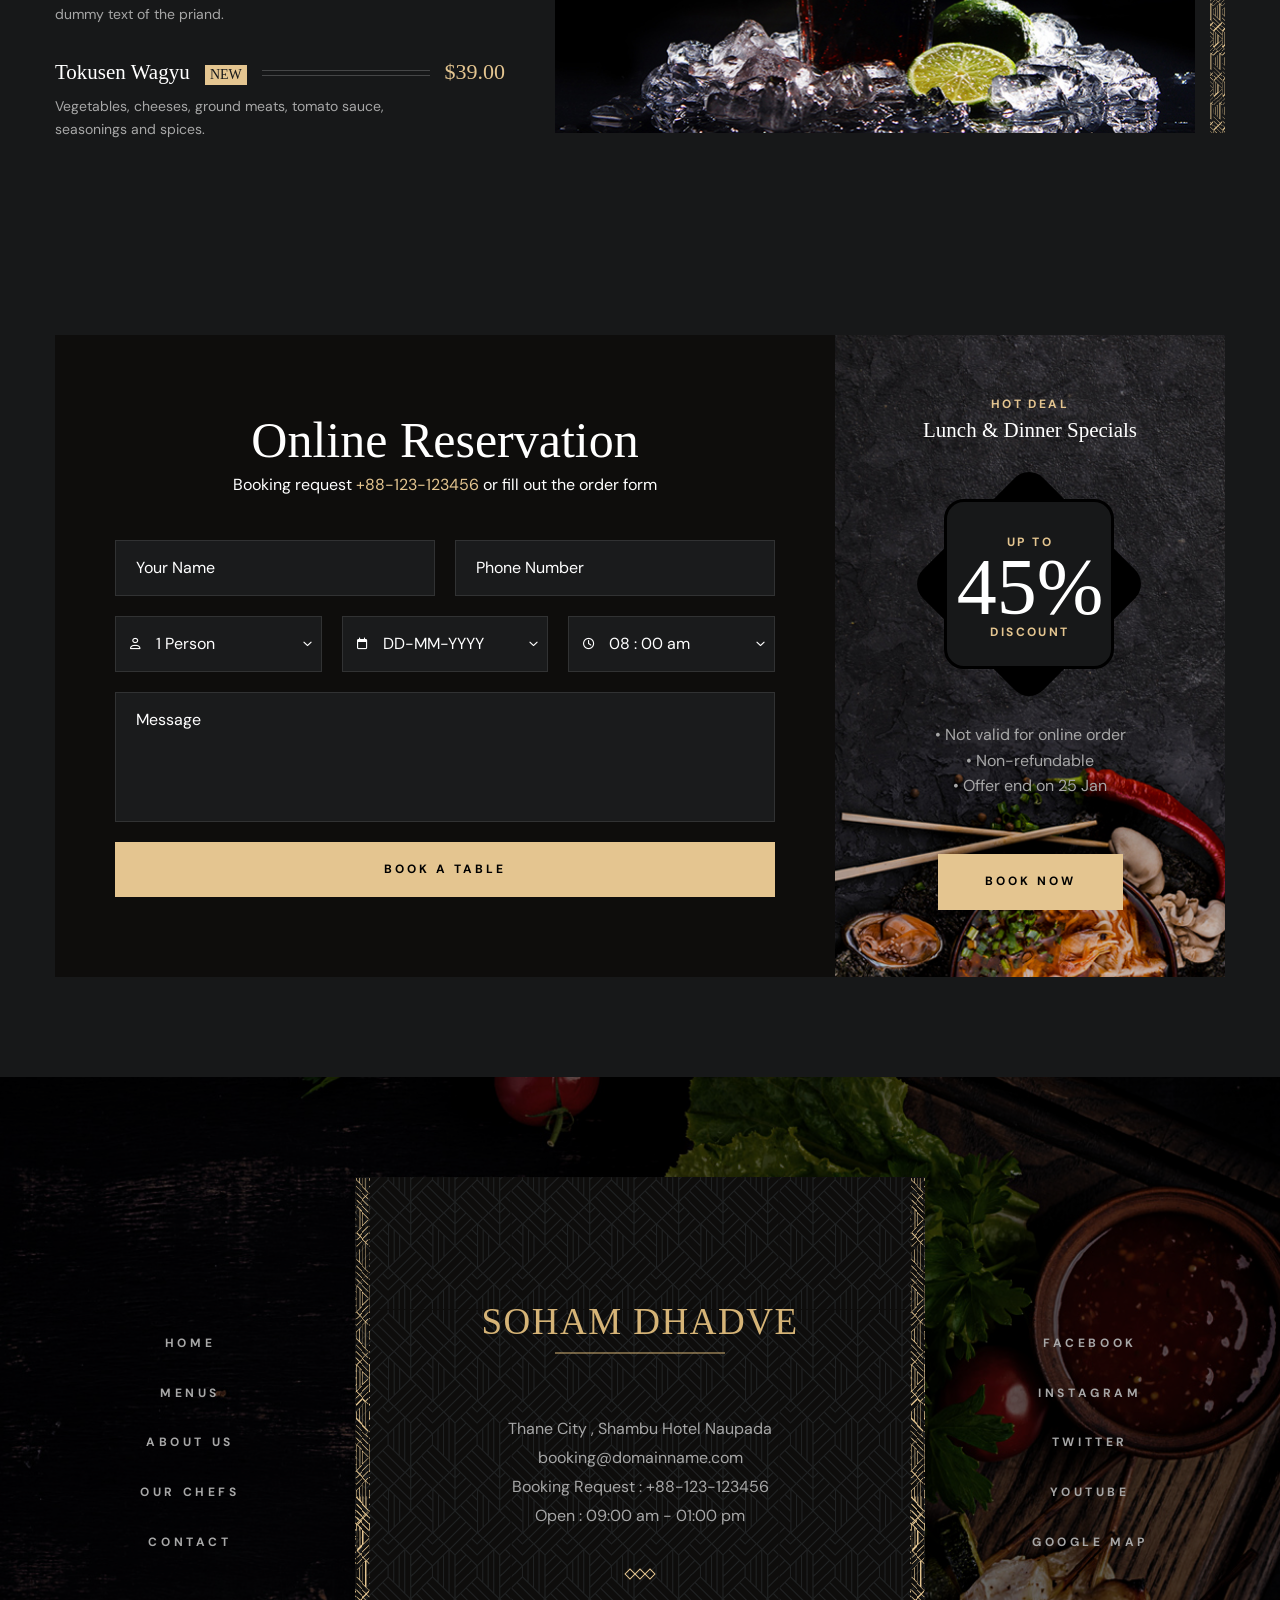
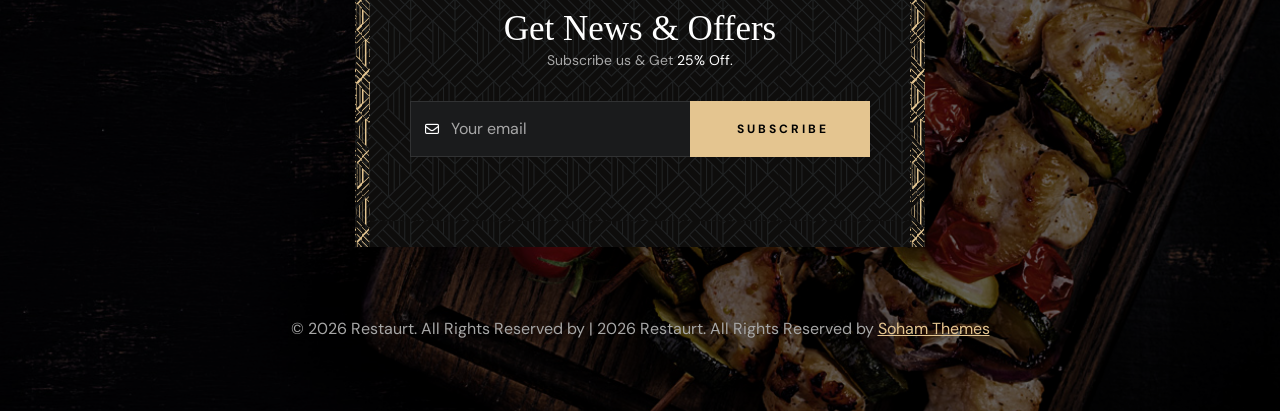
<file: soham-menu.html>
<!DOCTYPE html>
<html lang="en">

<head>
<meta charset="utf-8">
<title>Our Menu | Soham Dhadve Restaurant</title>
<!-- Stylesheets -->
<link href="css/bootstrap.css" rel="stylesheet">
<link href="css/style.css" rel="stylesheet">
<link rel="shortcut icon" href="images/favicon.png" type="image/x-icon">
<link rel="icon" href="images/favicon.png" type="image/x-icon">
<!-- Responsive -->
<meta http-equiv="X-UA-Compatible" content="IE=edge">
<meta name="viewport" content="width=device-width, initial-scale=1.0, maximum-scale=1.0, user-scalable=0">
    <meta name="author" content="Soham Dhadve">
    <meta name="description" content="Explore the menu, dining experience, chefs and reservations at Soham Dhadve Restaurant.">
    <meta name="creator" content="Soham Dhadve">

<link href="css/responsive.css" rel="stylesheet">


</head>

<body>
  <div class="page-wrapper"> 
  
    <!-- Preloader -->
    <div class="loader-wrap">
        <div class="preloader">
            <div class="preloader-close">x</div>
            <div id="handle-preloader" class="handle-preloader">
                <div class="animation-preloader">
                    <div class="spinner"></div>
                    <div class="txt-loading">
                        <span data-text-preloader="D" class="letters-loading">
                            D
                        </span>
                        <span data-text-preloader="E" class="letters-loading">
                            E
                        </span>
                        <span data-text-preloader="L" class="letters-loading">
                            L
                        </span>
                        <span data-text-preloader="I" class="letters-loading">
                            I
                        </span>
                        <span data-text-preloader="C" class="letters-loading">
                            C
                        </span>
                        <span data-text-preloader="I" class="letters-loading">
                            I
                        </span>
                    </div>
                </div>  
            </div>
        </div>
    </div>
    <!-- Preloader End -->

    <!-- Main Header-->
    <header class="main-header">
        <div class="header-top">
            <div class="auto-container">
                <div class="inner clearfix">
                    <div class="top-left clearfix">
                        <ul class="top-info clearfix">
                            <li><i class="icon far fa-map-marker-alt"></i> Thane City , Shambu Hotel Naupada</li>
                            <li><i class="icon far fa-clock"></i> Daily : 8.00 Pm to 1.00 Am</li>
                        </ul>
                    </div>
                    <div class="top-right clearfix">
                        <ul class="top-info clearfix">
                            <li><a href="tel:+11234567890"><i class="icon far fa-phone"></i> +1 123 456 7890</a></li>
                            <li><a href="mailto:booking@restaurant.com"><i class="icon far fa-envelope"></i> booking@restaurant.com</a></li>
                        </ul>
                    </div>
                </div>
            </div>
        </div>
        <!-- Header Upper -->
        <div class="header-upper">        
            <div class="auto-container">
                <!-- Main Box -->
                <div class="main-box clearfix">
                    <!--Logo-->
                    <div class="logo-box">
                         <div class="logo"><a href="index.html" title="Soham Dhadve Restaurant"><img src="images/soham-dhadve-logo.svg" alt="" title="Soham Dhadve Restaurant"></a></div>
                    </div>

                    <div class="nav-box clearfix">
                        <!--Nav Outer-->
                        <div class="nav-outer clearfix">         
                            <nav class="main-menu">
                                <ul class="navigation clearfix">
                                    <li class=""><a href="index.html">Home</a>
                                    </li>
                                    <li class="current dropdown has-mega-menu"><a href="soham-menu.html">Menus</a>
                                        <ul>
                                            <li>
                                                <div class="mega-menu">
                                                    <div class="menu-inner">
                                                        <div class="auto-container">
                                                            <div class="row clearfix">
                                                                <div class="menu-block col-lg-3 col-md-6 col-sm-6">
                                                                    <div class="image"><a href="soham-menu.html"><img src="images/resource/menu-image-1.jpg" alt=""></a></div>
                                                                    <div class="title"><a href="soham-menu.html">Menu list 1</a></div>
                                                                </div>
                                                                <div class="menu-block col-lg-3 col-md-6 col-sm-6">
                                                                    <div class="image"><a href="soham-menu-two.html"><img src="images/resource/menu-image-2.jpg" alt=""></a></div>
                                                                    <div class="title"><a href="soham-menu-two.html">Menu list 2</a></div>
                                                                </div>
                                                                <div class="menu-block col-lg-3 col-md-6 col-sm-6">
                                                                    <div class="image"><a href="soham-menu-three.html"><img src="images/resource/menu-image-3.jpg" alt=""></a></div>
                                                                    <div class="title"><a href="soham-menu-three.html">Menu list 3</a></div>
                                                                </div>
                                                                <div class="menu-block col-lg-3 col-md-6 col-sm-6">
                                                                    <div class="image"><a href="soham-menu-four.html"><img src="images/resource/menu-image-4.jpg" alt=""></a></div>
                                                                    <div class="title"><a href="soham-menu-four.html">Menu list 4</a></div>
                                                                </div>
                                                            </div>
                                                        </div>
                                                    </div>
                                                </div>
                                            </li>
                                        </ul>
                                    </li>
                                    <li><a href="soham-about.html">About Us</a></li>
                                    <li><a href="soham-chefs.html">Our chefs</a></li>
                                    <li class="dropdown"><a href="#">Pages</a>
                                        <ul>
                                            <li><a href="#">Dropdown Menu 1</a></li>
                                            <li><a href="#">Dropdown Menu 2</a></li>
                                            <li><a href="#">Dropdown Menu 3</a></li>
                                            <li class="dropdown"><a href="#">Dropdown Menu 4</a>
                                                <ul>
                                                    <li><a href="#">Dropdown Menu level 2</a></li>
                                                    <li><a href="#">Dropdown Menu level 2</a></li>
                                                    <li><a href="#">Dropdown Menu Level 3</a></li>
                                                </ul>
                                            </li>
                                            <li><a href="#">Dropdown Lorem 5</a></li>
                                        </ul>
                                    </li>
                                    <li><a href="soham-contact.html">Contact</a></li>
                                </ul>
                            </nav>
                            <!-- Main Menu End-->
                        </div>
                        <!--Nav Outer End-->

                        <div class="links-box clearfix">
                            <div class="link link-btn">
                                <a href="soham-reservation.html" class="theme-btn btn-style-one clearfix">
                                    <span class="btn-wrap">
                                        <span class="text-one">find a table</span>
                                        <span class="text-two">find a table</span>
                                    </span>
                                </a>
                            </div>
                            <div class="link info-toggler">
                                <button class="info-btn">
                                    <span class="hamburger">
                                        <span class="top-bun"></span>
                                        <span class="meat"></span>
                                        <span class="bottom-bun"></span>
                                    </span>
                                </button>
                            </div>
                        </div>

                        <!-- Hidden Nav Toggler -->
                        <div class="nav-toggler">
                            <button class="hidden-bar-opener">
                                <span class="hamburger">
                                    <span class="top-bun"></span>
                                    <span class="meat"></span>
                                    <span class="bottom-bun"></span>
                                </span>
                            </button>
                        </div>

                    </div>

                </div>
            </div>
        </div>
    </header>
    <!--End Main Header -->

    
    <!--Menu Backdrop-->
    <div class="menu-backdrop"></div>

    <!-- Hidden Navigation Bar -->
    <section class="hidden-bar">
        <!-- Hidden Bar Wrapper -->
        <div class="inner-box">
            <div class="cross-icon hidden-bar-closer"><span class="far fa-close"></span></div>
            <div class="logo-box"><a href="index.html" title="Soham Dhadve Restaurant"><img src="images/soham-dhadve-logo.svg" alt="" title="Soham Dhadve Restaurant"></a></div>
            
            <!-- .Side-menu -->
            <div class="side-menu">
                 <ul class="navigation clearfix">
                    <li class=""><a href="index.html">Home</a>
                    </li>
                    <li class="current dropdown"><a href="soham-menu.html">Menus</a>
                        <ul>
                            <li><a href="soham-menu.html">Menu List 1</a></li>
                            <li><a href="soham-menu-two.html">Menu List 2</a></li>
                            <li><a href="soham-menu-three.html">Menu List 3</a></li>
                            <li><a href="soham-menu-four.html">Menu List 4</a></li>
                        </ul>
                    </li>
                    <li><a href="soham-about.html">About Us</a></li>
                    <li><a href="soham-chefs.html">Our chefs</a></li>
                    <li class="dropdown"><a href="#">Pages</a>
                        <ul>
                            <li><a href="#">Dropdown Menu 1</a></li>
                            <li><a href="#">Dropdown Menu 2</a></li>
                            <li><a href="#">Dropdown Menu 3</a></li>
                            <li class="dropdown"><a href="#">Dropdown Menu 4</a>
                                <ul>
                                    <li><a href="#">Dropdown Menu level 2</a></li>
                                    <li><a href="#">Dropdown Menu level 2</a></li>
                                    <li><a href="#">Dropdown Menu Level 3</a></li>
                                </ul>
                            </li>
                            <li><a href="#">Dropdown Lorem 5</a></li>
                        </ul>
                    </li>
                    <li><a href="soham-contact.html">Contact</a></li>
                </ul>
            </div><!-- /.Side-menu -->
            
            <h2>Visit Us</h2>
            <ul class="info">
                <li>Restaurant St, Delicious City, <br>London 9578, UK</li>
                <li>Open: 9.30 am - 2.30pm</li>
                <li><a href="mailto:booking@domainame.com">booking@domainame.com</a></li>
            </ul>
            <div class="separator"><span></span></div>
            <div class="booking-info">
                <div class="bk-title">Booking request</div>
                <div class="bk-no"><a href="tel:+88-123-123456">+88-123-123456</a></div>
            </div>
        
        </div><!-- / Hidden Bar Wrapper -->
    </section>
    <!-- / Hidden Bar -->

    <!--Info Back Drop-->
    <div class="info-back-drop"></div>
    
    <!-- Hidden Bar -->
    <section class="info-bar">
        <div class="inner-box">
            <div class="cross-icon"><span class="far fa-close"></span></div>
            <div class="logo-box"><a href="index.html" title="Soham Dhadve Restaurant"><img src="images/soham-dhadve-logo.svg" alt="" title="Soham Dhadve Restaurant"></a></div>
            <div class="image-box"><img src="images/resource/sidebar-image.jpg" alt="" title=""></div>

            <h2>Visit Us</h2>
            <ul class="info">
                <li>Restaurant St, Delicious City, <br>London 9578, UK</li>
                <li>Open: 9.30 am - 2.30pm</li>
                <li><a href="mailto:booking@domainame.com">booking@domainame.com</a></li>
            </ul>
            <div class="separator"><span></span></div>
            <div class="booking-info">
                <div class="bk-title">Booking request</div>
                <div class="bk-no"><a href="tel:+88-123-123456">+88-123-123456</a></div>
            </div>
        </div>
    </section>
    <!--End Hidden Bar -->

    <!-- Inner Banner Section -->
    <section class="inner-banner">
        <div class="image-layer" style="background-image: url(images/background/banner-image-2.jpg);"></div>
        <div class="auto-container">
            <div class="inner">
                <div class="subtitle"><span>delicious & amazing</span></div>
                <div class="pattern-image"><img src="images/icons/separator.svg" alt="" title=""></div>
                <h1><span>Our Menu</span></h1>
            </div>
        </div>
    </section>
    <!--End Banner Section -->

    <!--Menu Section-->
    <section class="menu-one">
        <div class="right-bg"><img src="images/background/bg-16.png" alt="" title=""></div>
        <div class="auto-container">
            <div class="title-box centered">
                <div class="subtitle"><span>STARTER MENU</span></div>
                <div class="pattern-image"><img src="images/icons/separator.svg" alt="" title=""></div>
                <h2>Appetizers</h2>
            </div>

            <div class="row clearfix">
                <div class="image-col col-lg-7 col-md-12 col-sm-12">
                    <div class="inner">
                        <div class="image"><img src="images/resource/menus-1.jpg" alt=""></div>
                    </div>
                </div>
                <div class="menu-col col-lg-5 col-md-12 col-sm-12">
                    <div class="inner">
                        <!--Block-->
                        <div class="dish-block">
                            <div class="inner-box">
                                <div class="title clearfix"><div class="ttl clearfix"><h5><a href="#">Greek Salad</a></h5></div><div class="price"><span>$25.50</span></div></div>
                                <div class="text desc"><a href="#">Tomatoes, green bell pepper, sliced cucumber onion, olives, and feta cheese.</a></div>
                            </div>
                        </div>
                        <!--Block-->
                        <div class="dish-block">
                            <div class="inner-box">
                                <div class="title clearfix"><div class="ttl clearfix"><h5><a href="#">Lasagne <span class="s-info">SEASONAL</span></a></h5></div><div class="price"><span>$40.00</span></div></div>
                                <div class="text desc"><a href="#">Vegetables, cheeses, ground meats, tomato sauce, seasonings and spices</a></div>
                            </div>
                        </div>
                        <!--Block-->
                        <div class="dish-block">
                            <div class="inner-box">
                                <div class="title clearfix"><div class="ttl clearfix"><h5><a href="#">Butternut Pumpkin</a></h5></div><div class="price"><span>$10.00</span></div></div>
                                <div class="text desc"><a href="#">Typesetting industry lorem Lorem Ipsum is simply dummy text of the priand.</a></div>
                            </div>
                        </div>
                        <!--Block-->
                        <div class="dish-block">
                            <div class="inner-box">
                                <div class="title clearfix"><div class="ttl clearfix"><h5><a href="#">Tokusen Wagyu <span class="s-info">NEW</span></a></h5></div><div class="price"><span>$39.00</span></div></div>
                                <div class="text desc"><a href="#">Vegetables, cheeses, ground meats, tomato sauce, seasonings and spices.</a></div>
                            </div>
                        </div>
                    </div>
                </div>
            </div>
        </div>
    </section>

    <!--Menu Section-->
    <section class="menu-one alternate">
        <div class="left-bg"><img src="images/background/bg-17.png" alt="" title=""></div>
        <div class="right-bg-2"><img src="images/background/bg-18.png" alt="" title=""></div>
        <div class="auto-container">
            <div class="title-box centered">
                <div class="subtitle"><span>Delicious</span></div>
                <div class="pattern-image"><img src="images/icons/separator.svg" alt="" title=""></div>
                <h2>Main Dishes</h2>
            </div>

            <div class="row clearfix">
                <div class="image-col col-lg-7 col-md-12 col-sm-12">
                    <div class="inner">
                        <div class="image"><img src="images/resource/menus-2.jpg" alt=""></div>
                    </div>
                </div>
                <div class="menu-col col-lg-5 col-md-12 col-sm-12">
                    <div class="inner">
                        <!--Block-->
                        <div class="dish-block">
                            <div class="inner-box">
                                <div class="title clearfix"><div class="ttl clearfix"><h5><a href="#">Greek Salad</a></h5></div><div class="price"><span>$25.50</span></div></div>
                                <div class="text desc"><a href="#">Tomatoes, green bell pepper, sliced cucumber onion, olives, and feta cheese.</a></div>
                            </div>
                        </div>
                        <!--Block-->
                        <div class="dish-block">
                            <div class="inner-box">
                                <div class="title clearfix"><div class="ttl clearfix"><h5><a href="#">Lasagne <span class="s-info">SEASONAL</span></a></h5></div><div class="price"><span>$40.00</span></div></div>
                                <div class="text desc"><a href="#">Vegetables, cheeses, ground meats, tomato sauce, seasonings and spices</a></div>
                            </div>
                        </div>
                        <!--Block-->
                        <div class="dish-block">
                            <div class="inner-box">
                                <div class="title clearfix"><div class="ttl clearfix"><h5><a href="#">Butternut Pumpkin</a></h5></div><div class="price"><span>$10.00</span></div></div>
                                <div class="text desc"><a href="#">Typesetting industry lorem Lorem Ipsum is simply dummy text of the priand.</a></div>
                            </div>
                        </div>
                        <!--Block-->
                        <div class="dish-block">
                            <div class="inner-box">
                                <div class="title clearfix"><div class="ttl clearfix"><h5><a href="#">Tokusen Wagyu <span class="s-info">NEW</span></a></h5></div><div class="price"><span>$39.00</span></div></div>
                                <div class="text desc"><a href="#">Vegetables, cheeses, ground meats, tomato sauce, seasonings and spices.</a></div>
                            </div>
                        </div>
                    </div>
                </div>
            </div>
        </div>
    </section>

    <!--Menu Section-->
    <section class="menu-one">
        <div class="left-bg"><img src="images/background/bg-22.png" alt="" title=""></div>
        <div class="auto-container">
            <div class="title-box centered">
                <div class="subtitle"><span>sweet & sweet</span></div>
                <div class="pattern-image"><img src="images/icons/separator.svg" alt="" title=""></div>
                <h2>Desserts</h2>
            </div>

            <div class="row clearfix">
                <div class="image-col col-lg-7 col-md-12 col-sm-12">
                    <div class="inner">
                        <div class="image"><img src="images/resource/menus-desert.jpg" alt=""></div>
                    </div>
                </div>
                <div class="menu-col col-lg-5 col-md-12 col-sm-12">
                    <div class="inner">
                        <!--Block-->
                        <div class="dish-block">
                            <div class="inner-box">
                                <div class="title clearfix"><div class="ttl clearfix"><h5><a href="#">Greek Salad</a></h5></div><div class="price"><span>$25.50</span></div></div>
                                <div class="text desc"><a href="#">Tomatoes, green bell pepper, sliced cucumber onion, olives, and feta cheese.</a></div>
                            </div>
                        </div>
                        <!--Block-->
                        <div class="dish-block">
                            <div class="inner-box">
                                <div class="title clearfix"><div class="ttl clearfix"><h5><a href="#">Lasagne <span class="s-info">SEASONAL</span></a></h5></div><div class="price"><span>$40.00</span></div></div>
                                <div class="text desc"><a href="#">Vegetables, cheeses, ground meats, tomato sauce, seasonings and spices</a></div>
                            </div>
                        </div>
                        <!--Block-->
                        <div class="dish-block">
                            <div class="inner-box">
                                <div class="title clearfix"><div class="ttl clearfix"><h5><a href="#">Butternut Pumpkin</a></h5></div><div class="price"><span>$10.00</span></div></div>
                                <div class="text desc"><a href="#">Typesetting industry lorem Lorem Ipsum is simply dummy text of the priand.</a></div>
                            </div>
                        </div>
                        <!--Block-->
                        <div class="dish-block">
                            <div class="inner-box">
                                <div class="title clearfix"><div class="ttl clearfix"><h5><a href="#">Tokusen Wagyu <span class="s-info">NEW</span></a></h5></div><div class="price"><span>$39.00</span></div></div>
                                <div class="text desc"><a href="#">Vegetables, cheeses, ground meats, tomato sauce, seasonings and spices.</a></div>
                            </div>
                        </div>
                    </div>
                </div>
            </div>
        </div>
    </section>

    <!--Menu Section-->
    <section class="menu-one alternate">
        
        <div class="right-bg-2"><img src="images/background/bg-23.png" alt="" title=""></div>
        <div class="auto-container">
            <div class="title-box centered">
                <div class="subtitle"><span>hot & cold</span></div>
                <div class="pattern-image"><img src="images/icons/separator.svg" alt="" title=""></div>
                <h2>Drinks Menu</h2>
            </div>

            <div class="row clearfix">
                <div class="image-col col-lg-7 col-md-12 col-sm-12">
                    <div class="inner">
                        <div class="image"><img src="images/resource/menus-drinks.jpg" alt=""></div>
                    </div>
                </div>
                <div class="menu-col col-lg-5 col-md-12 col-sm-12">
                    <div class="inner">
                        <!--Block-->
                        <div class="dish-block">
                            <div class="inner-box">
                                <div class="title clearfix"><div class="ttl clearfix"><h5><a href="#">Greek Salad</a></h5></div><div class="price"><span>$25.50</span></div></div>
                                <div class="text desc"><a href="#">Tomatoes, green bell pepper, sliced cucumber onion, olives, and feta cheese.</a></div>
                            </div>
                        </div>
                        <!--Block-->
                        <div class="dish-block">
                            <div class="inner-box">
                                <div class="title clearfix"><div class="ttl clearfix"><h5><a href="#">Lasagne <span class="s-info">SEASONAL</span></a></h5></div><div class="price"><span>$40.00</span></div></div>
                                <div class="text desc"><a href="#">Vegetables, cheeses, ground meats, tomato sauce, seasonings and spices</a></div>
                            </div>
                        </div>
                        <!--Block-->
                        <div class="dish-block">
                            <div class="inner-box">
                                <div class="title clearfix"><div class="ttl clearfix"><h5><a href="#">Butternut Pumpkin</a></h5></div><div class="price"><span>$10.00</span></div></div>
                                <div class="text desc"><a href="#">Typesetting industry lorem Lorem Ipsum is simply dummy text of the priand.</a></div>
                            </div>
                        </div>
                        <!--Block-->
                        <div class="dish-block">
                            <div class="inner-box">
                                <div class="title clearfix"><div class="ttl clearfix"><h5><a href="#">Tokusen Wagyu <span class="s-info">NEW</span></a></h5></div><div class="price"><span>$39.00</span></div></div>
                                <div class="text desc"><a href="#">Vegetables, cheeses, ground meats, tomato sauce, seasonings and spices.</a></div>
                            </div>
                        </div>
                    </div>
                </div>
            </div>
        </div>
    </section>

    
    <!--Reservation Section-->
    <section class="reserve-section style-two">
        <div class="image-layer" style="background-image: url(images/background/image-10.jpg);"></div>
        <div class="auto-container">
            <div class="outer-box">
                <div class="row clearfix">
                    <div class="reserv-col col-lg-8 col-md-12 col-sm-12">
                        <div class="inner">
                            <div class="title">
                                <h2>Online Reservation</h2>
                                <div class="request-info">Booking request <a href="#">+88-123-123456</a> or fill out the order form</div>
                            </div>
                            <div class="default-form reservation-form">
                                <form method="post" action="#">
                                    <div class="row clearfix">
                                        <div class="form-group col-lg-6 col-md-6 col-sm-12">
                                            <div class="field-inner">
                                                <input type="text" name="fieldname" value="" placeholder="Your Name" required>
                                            </div>
                                        </div>
                                        <div class="form-group col-lg-6 col-md-6 col-sm-12">
                                            <div class="field-inner">
                                                <input type="text" name="fieldname" value="" placeholder="Phone Number" required>
                                            </div>
                                        </div>
                                        <div class="form-group col-lg-4 col-md-6 col-sm-12">
                                            <div class="field-inner">
                                                <span class="alt-icon far fa-user"></span>
                                                <select class="l-icon">
                                                    <option>1 Person</option>
                                                    <option>2 Person</option>
                                                    <option>3 Person</option>
                                                    <option>4 Person</option>
                                                    <option>5 Person</option>
                                                    <option>6 Person</option>
                                                    <option>7 Person</option>
                                                </select>
                                                <span class="arrow-icon far fa-angle-down"></span>
                                            </div>
                                        </div>
                                        <div class="form-group col-lg-4 col-md-6 col-sm-12">
                                            <div class="field-inner">
                                                <span class="alt-icon far fa-calendar"></span>
                                                <input class="l-icon datepicker" type="text" name="fieldname" value="" placeholder="DD-MM-YYYY" required readonly>
                                                <span class="arrow-icon far fa-angle-down"></span>
                                            </div>
                                        </div>
                                        <div class="form-group col-lg-4 col-md-12 col-sm-12">
                                            <div class="field-inner">
                                                <span class="alt-icon far fa-clock"></span>
                                                <select class="l-icon">
                                                    <option>08 : 00 am</option>
                                                    <option>09 : 00 am</option>
                                                    <option>10 : 00 am</option>
                                                    <option>11 : 00 am</option>
                                                    <option>12 : 00 pm</option>
                                                    <option>01 : 00 pm</option>
                                                    <option>02 : 00 pm</option>
                                                    <option>03 : 00 pm</option>
                                                    <option>04 : 00 pm</option>
                                                    <option>05 : 00 pm</option>
                                                    <option>06 : 00 pm</option>
                                                    <option>07 : 00 pm</option>
                                                    <option>08 : 00 pm</option>
                                                    <option>09 : 00 pm</option>
                                                    <option>10 : 00 pm</option>
                                                </select>
                                                <span class="arrow-icon far fa-angle-down"></span>
                                            </div>
                                        </div>
                                        <div class="form-group col-lg-12 col-md-12 col-sm-12">
                                            <div class="field-inner">
                                                <textarea name="fieldname" placeholder="Message" required></textarea>
                                            </div>
                                        </div>
                                        <div class="form-group col-lg-12 col-md-12 col-sm-12">
                                            <div class="field-inner">
                                                <button type="submit" class="theme-btn btn-style-one clearfix">
                                                    <span class="btn-wrap">
                                                        <span class="text-one">book a table</span>
                                                        <span class="text-two">book a table</span>
                                                    </span>
                                                </button>
                                            </div>
                                        </div>
                                    </div>
                                </form>
                            </div>
                        </div>
                    </div>
                    <div class="info-col col-lg-4 col-md-12 col-sm-12">
                        <div class="inner">
                            <div class="img-layer" style="background-image: url(images/background/image-11.jpg);"></div>
                            <div class="title">
                                <div class="subtitle">hot deal</div>
                                <h5>Lunch & Dinner Specials</h5>
                            </div>
                            <div class="data">
                                <div class="discount-info">
                                    <div class="s-ttl">up to</div>
                                    <div class="num">45%</div>
                                    <div class="s-ttl">discount</div>
                                </div>
                                <div class="instruction">
                                    • Not valid for online order <br>
                                    • Non-refundable <br>
                                    • Offer end on 25 Jan <br>
                                </div>
                                <div class="link-box">
                                    <a href="soham-reservation.html" class="theme-btn btn-style-one clearfix">
                                        <span class="btn-wrap">
                                            <span class="text-one">book now</span>
                                            <span class="text-two">book now</span>
                                        </span>
                                    </a>
                                </div>
                            </div>
                        </div>
                    </div>
                </div>

            </div>
        </div>
    </section>

    <!--Main Footer-->
    <footer class="main-footer">
        <div class="image-layer" style="background-image: url(images/background/image-4.jpg);"></div>
        <div class="upper-section">
            <div class="auto-container">
                <div class="row clearfix">
                    <!--Footer Col-->
                    <div class="footer-col info-col col-lg-6 col-md-12 col-sm-12">
                        <div class="inner wow fadeInUp" data-wow-delay="0ms" data-wow-duration="1500ms">
                            <div class="content">
                                <div class="logo"><a href="index.html" title="Soham Dhadve Restaurant"><img src="images/soham-dhadve-logo.svg" alt="" title="Soham Dhadve Restaurant"></a></div>
                                <div class="info">
                                    <ul>
                                        <li>Thane City , Shambu Hotel Naupada</li>
                                        <li><a href="mailto:booking@domainname.com">booking@domainname.com</a></li>
                                        <li><a href="tel:+88-123-123456">Booking Request : +88-123-123456</a></li>
                                        <li>Open : 09:00 am - 01:00 pm</li>
                                    </ul>
                                </div>
                                <div class="separator"><span></span><span></span><span></span></div>
                                <div class="newsletter">
                                    <h3>Get News & Offers</h3>
                                    <div class="text">Subscribe us & Get <span>25% Off.</span></div>
                                    <div class="newsletter-form">
                                        <form method="post" action="#">
                                            <div class="form-group">
                                                <span class="alt-icon far fa-envelope"></span>
                                                <input type="email" name="email" value="" placeholder="Your email" required>
                                                <button type="submit" class="theme-btn btn-style-one clearfix">
                                                    <span class="btn-wrap">
                                                        <span class="text-one">subscribe</span>
                                                        <span class="text-two">subscribe</span>
                                                    </span>
                                                </button>
                                            </div>
                                        </form>
                                    </div>
                                </div>
                            </div>
                        </div>
                    </div>
                    <!--Footer Col-->
                    <div class="footer-col links-col col-lg-3 col-md-6 col-sm-12">
                        <div class="inner wow fadeInLeft" data-wow-delay="0ms" data-wow-duration="1500ms">
                            <ul class="links">
                                <li><a href="index.html">Home</a></li>
                                <li><a href="soham-menu.html">Menus</a></li>
                                <li><a href="soham-about.html">About us</a></li>
                                <li><a href="soham-chefs.html">Our chefs</a></li>
                                <li><a href="soham-contact.html">Contact</a></li>
                            </ul>
                        </div>
                    </div>
                    <!--Footer Col-->
                    <div class="footer-col links-col last col-lg-3 col-md-6 col-sm-12">
                        <div class="inner wow fadeInRight" data-wow-delay="0ms" data-wow-duration="1500ms">
                            <ul class="links">
                                <li><a href="#">facebook</a></li>
                                <li><a href="#">instagram</a></li>
                                <li><a href="#">Twitter</a></li>
                                <li><a href="#">Youtube</a></li>
                                <li><a href="#">Google map</a></li>
                            </ul>
                        </div>
                    </div>
                </div>
            </div>
        </div>
        <div class="footer-bottom">
            <div class="auto-container">
                <div class="copyright">&copy; 2026 Restaurt. All Rights Reserved by  |   2026 Restaurt. All Rights Reserved by <a href="#" target="blank">Soham Themes</a></div>
            </div>
        </div>
    </footer>

</div>
<!--End pagewrapper--> 

<!--Scroll to top-->
<div class="scroll-to-top scroll-to-target" data-target="html"><span class="icon fa fa-angle-up"></span></div>

<script src="js/jquery.js"></script>
<script src="js/popper.min.js"></script>
<script src="js/bootstrap.min.js"></script>
<script src="js/jquery-ui.js"></script>
<script src="js/jquery.fancybox.js"></script>
<script src="js/swiper.js"></script>
<script src="js/owl.js"></script>
<script src="js/appear.js"></script>
<script src="js/wow.js"></script>
<script src="js/custom-script.js"></script>
<div class="site-customization-credit" style="display:none">Website customization: Soham Dhadve</div>
</body>

</html>
</file>
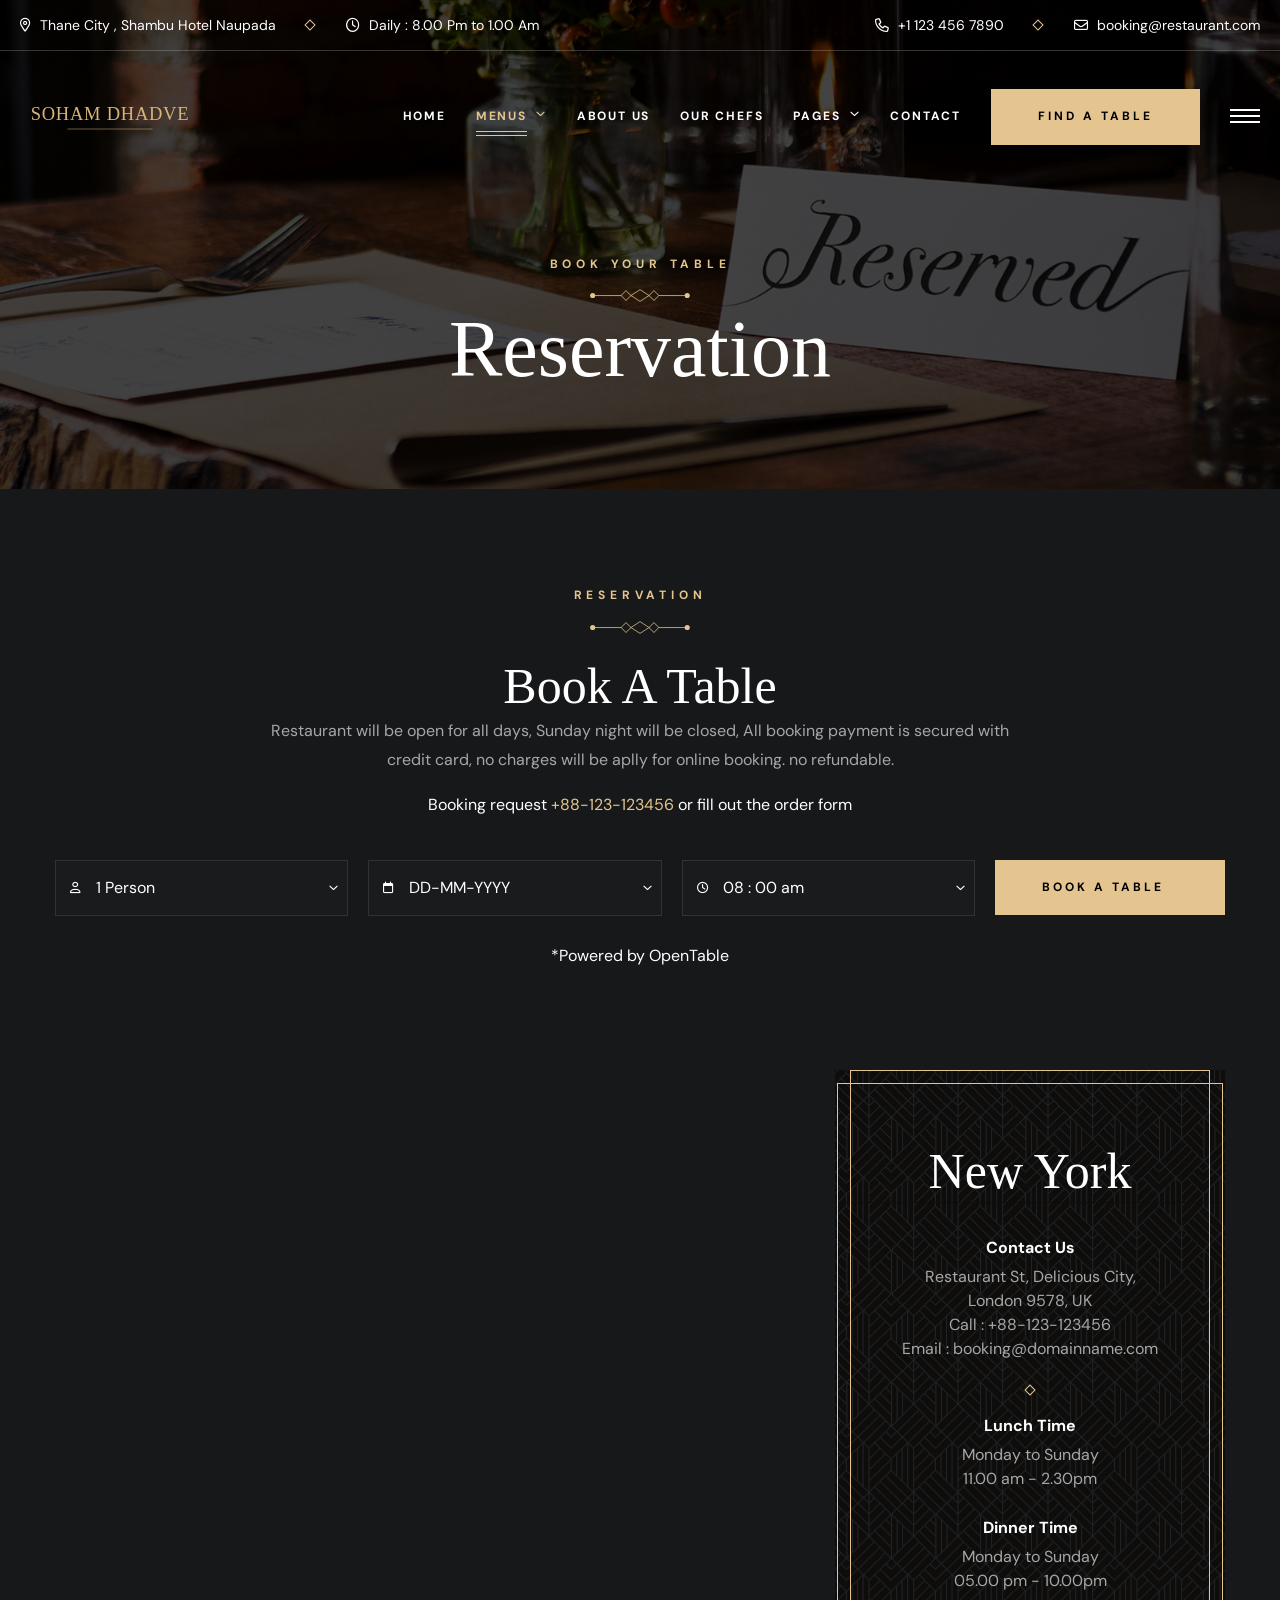
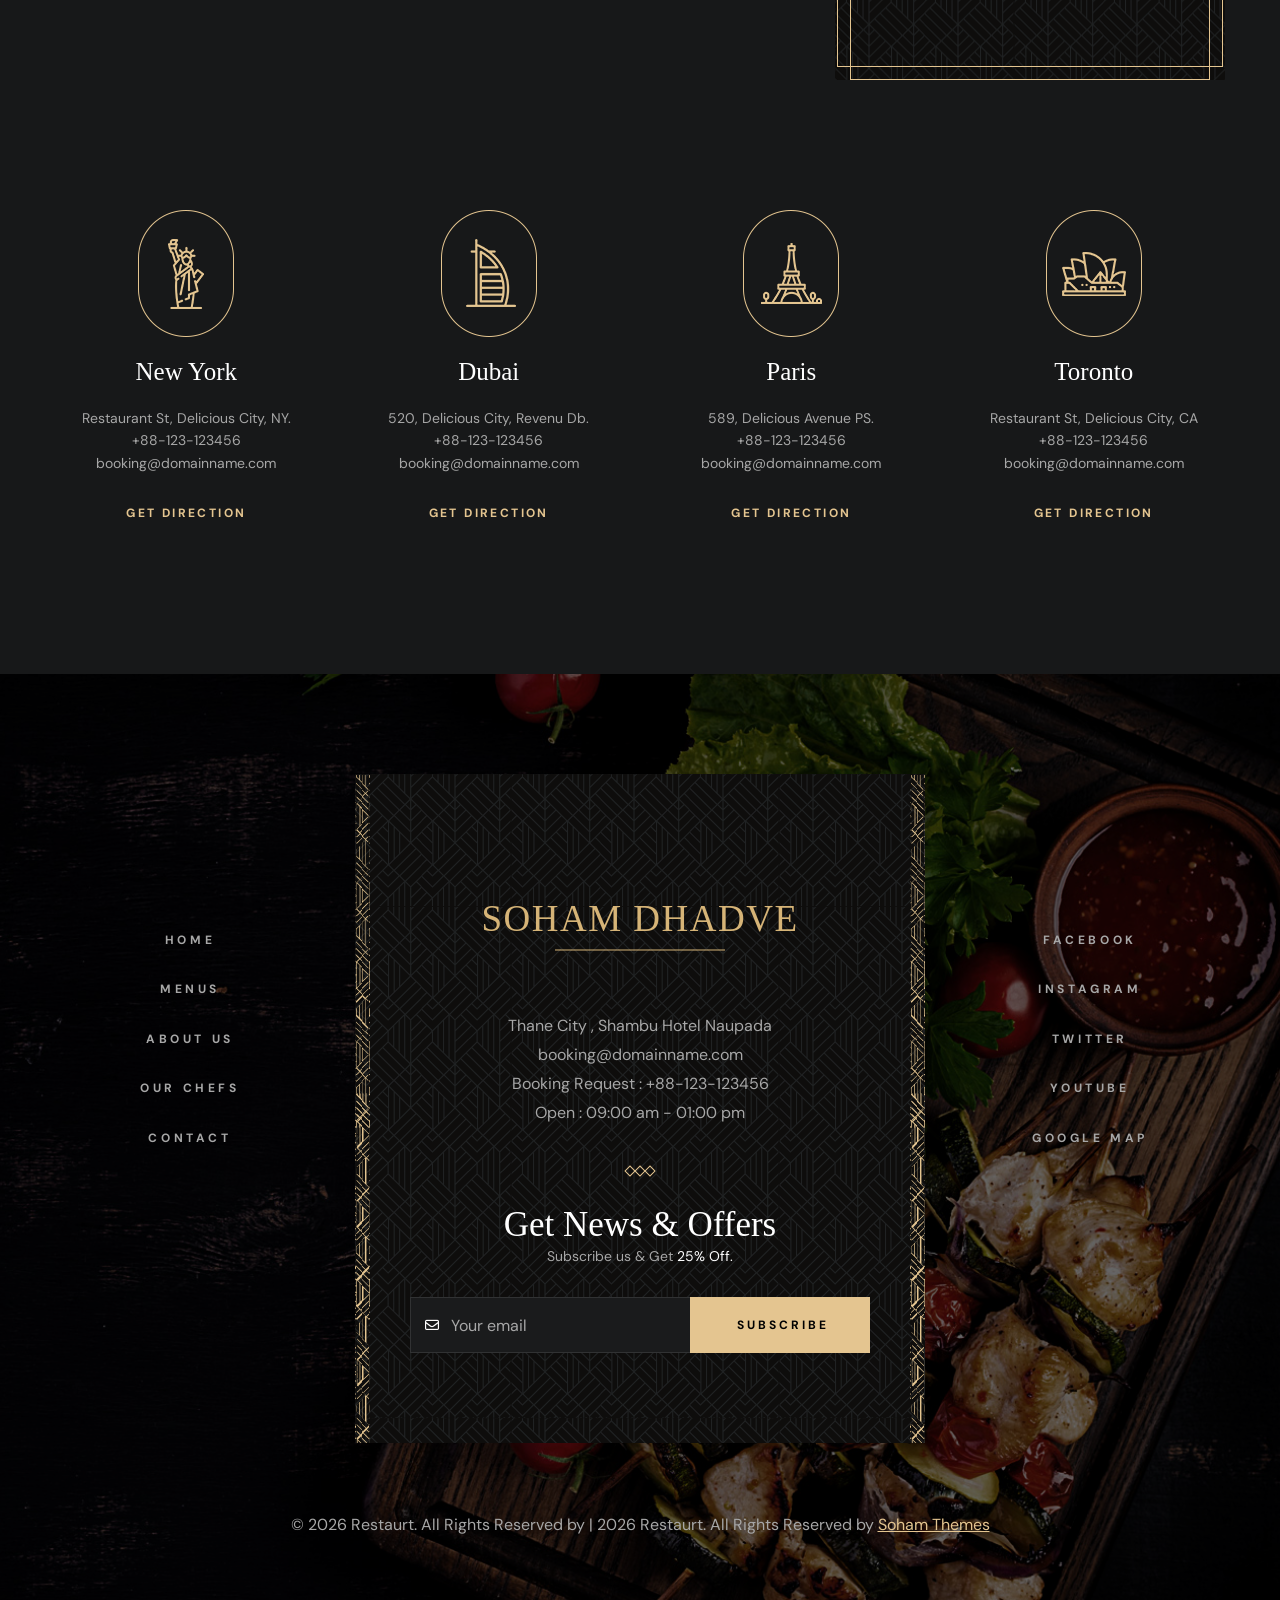
<file: soham-reservation.html>
<!DOCTYPE html>
<html lang="en">

<head>
<meta charset="utf-8">
<title>Reservations | Soham Dhadve Restaurant</title>
<!-- Stylesheets -->
<link href="css/bootstrap.css" rel="stylesheet">
<link href="css/style.css" rel="stylesheet">
<link rel="shortcut icon" href="images/favicon.png" type="image/x-icon">
<link rel="icon" href="images/favicon.png" type="image/x-icon">
<!-- Responsive -->
<meta http-equiv="X-UA-Compatible" content="IE=edge">
<meta name="viewport" content="width=device-width, initial-scale=1.0, maximum-scale=1.0, user-scalable=0">
    <meta name="author" content="Soham Dhadve">
    <meta name="description" content="Explore the menu, dining experience, chefs and reservations at Soham Dhadve Restaurant.">
    <meta name="creator" content="Soham Dhadve">

<link href="css/responsive.css" rel="stylesheet">

</head>

<body>
  <div class="page-wrapper"> 
  
    <!-- Preloader -->
    <div class="loader-wrap">
        <div class="preloader">
            <div class="preloader-close">x</div>
            <div id="handle-preloader" class="handle-preloader">
                <div class="animation-preloader">
                    <div class="spinner"></div>
                    <div class="txt-loading">
                        <span data-text-preloader="D" class="letters-loading">
                            D
                        </span>
                        <span data-text-preloader="E" class="letters-loading">
                            E
                        </span>
                        <span data-text-preloader="L" class="letters-loading">
                            L
                        </span>
                        <span data-text-preloader="I" class="letters-loading">
                            I
                        </span>
                        <span data-text-preloader="C" class="letters-loading">
                            C
                        </span>
                        <span data-text-preloader="I" class="letters-loading">
                            I
                        </span>
                    </div>
                </div>  
            </div>
        </div>
    </div>
    <!-- Preloader End -->

    <!-- Main Header-->
    <header class="main-header">
        <div class="header-top">
            <div class="auto-container">
                <div class="inner clearfix">
                    <div class="top-left clearfix">
                        <ul class="top-info clearfix">
                            <li><i class="icon far fa-map-marker-alt"></i> Thane City , Shambu Hotel Naupada</li>
                            <li><i class="icon far fa-clock"></i> Daily : 8.00 Pm to 1.00 Am</li>
                        </ul>
                    </div>
                    <div class="top-right clearfix">
                        <ul class="top-info clearfix">
                            <li><a href="tel:+11234567890"><i class="icon far fa-phone"></i> +1 123 456 7890</a></li>
                            <li><a href="mailto:booking@restaurant.com"><i class="icon far fa-envelope"></i> booking@restaurant.com</a></li>
                        </ul>
                    </div>
                </div>
            </div>
        </div>
        <!-- Header Upper -->
        <div class="header-upper">        
            <div class="auto-container">
                <!-- Main Box -->
                <div class="main-box clearfix">
                    <!--Logo-->
                    <div class="logo-box">
                         <div class="logo"><a href="index.html" title="Soham Dhadve Restaurant"><img src="images/soham-dhadve-logo.svg" alt="" title="Soham Dhadve Restaurant"></a></div>
                    </div>

                    <div class="nav-box clearfix">
                        <!--Nav Outer-->
                        <div class="nav-outer clearfix">         
                            <nav class="main-menu">
                                <ul class="navigation clearfix">
                                    <li class=""><a href="index.html">Home</a>
                                    </li>
                                    <li class="current dropdown has-mega-menu"><a href="soham-menu.html">Menus</a>
                                        <ul>
                                            <li>
                                                <div class="mega-menu">
                                                    <div class="menu-inner">
                                                        <div class="auto-container">
                                                            <div class="row clearfix">
                                                                <div class="menu-block col-lg-3 col-md-6 col-sm-6">
                                                                    <div class="image"><a href="soham-menu.html"><img src="images/resource/menu-image-1.jpg" alt=""></a></div>
                                                                    <div class="title"><a href="soham-menu.html">Menu list 1</a></div>
                                                                </div>
                                                                <div class="menu-block col-lg-3 col-md-6 col-sm-6">
                                                                    <div class="image"><a href="soham-menu-two.html"><img src="images/resource/menu-image-2.jpg" alt=""></a></div>
                                                                    <div class="title"><a href="soham-menu-two.html">Menu list 2</a></div>
                                                                </div>
                                                                <div class="menu-block col-lg-3 col-md-6 col-sm-6">
                                                                    <div class="image"><a href="soham-menu-three.html"><img src="images/resource/menu-image-3.jpg" alt=""></a></div>
                                                                    <div class="title"><a href="soham-menu-three.html">Menu list 3</a></div>
                                                                </div>
                                                                <div class="menu-block col-lg-3 col-md-6 col-sm-6">
                                                                    <div class="image"><a href="soham-menu-four.html"><img src="images/resource/menu-image-4.jpg" alt=""></a></div>
                                                                    <div class="title"><a href="soham-menu-four.html">Menu list 4</a></div>
                                                                </div>
                                                            </div>
                                                        </div>
                                                    </div>
                                                </div>
                                            </li>
                                        </ul>
                                    </li>
                                    <li><a href="soham-about.html">About Us</a></li>
                                    <li><a href="soham-chefs.html">Our chefs</a></li>
                                    <li class="dropdown"><a href="#">Pages</a>
                                        <ul>
                                            <li><a href="#">Dropdown Menu 1</a></li>
                                            <li><a href="#">Dropdown Menu 2</a></li>
                                            <li><a href="#">Dropdown Menu 3</a></li>
                                            <li class="dropdown"><a href="#">Dropdown Menu 4</a>
                                                <ul>
                                                    <li><a href="#">Dropdown Menu level 2</a></li>
                                                    <li><a href="#">Dropdown Menu level 2</a></li>
                                                    <li><a href="#">Dropdown Menu Level 3</a></li>
                                                </ul>
                                            </li>
                                            <li><a href="#">Dropdown Lorem 5</a></li>
                                        </ul>
                                    </li>
                                    <li><a href="soham-contact.html">Contact</a></li>
                                </ul>
                            </nav>
                            <!-- Main Menu End-->
                        </div>
                        <!--Nav Outer End-->

                        <div class="links-box clearfix">
                            <div class="link link-btn">
                                <a href="soham-reservation.html" class="theme-btn btn-style-one clearfix">
                                    <span class="btn-wrap">
                                        <span class="text-one">find a table</span>
                                        <span class="text-two">find a table</span>
                                    </span>
                                </a>
                            </div>
                            <div class="link info-toggler">
                                <button class="info-btn">
                                    <span class="hamburger">
                                        <span class="top-bun"></span>
                                        <span class="meat"></span>
                                        <span class="bottom-bun"></span>
                                    </span>
                                </button>
                            </div>
                        </div>

                        <!-- Hidden Nav Toggler -->
                        <div class="nav-toggler">
                            <button class="hidden-bar-opener">
                                <span class="hamburger">
                                    <span class="top-bun"></span>
                                    <span class="meat"></span>
                                    <span class="bottom-bun"></span>
                                </span>
                            </button>
                        </div>

                    </div>

                </div>
            </div>
        </div>
    </header>
    <!--End Main Header -->

    
    <!--Menu Backdrop-->
    <div class="menu-backdrop"></div>

    <!-- Hidden Navigation Bar -->
    <section class="hidden-bar">
        <!-- Hidden Bar Wrapper -->
        <div class="inner-box">
            <div class="cross-icon hidden-bar-closer"><span class="far fa-close"></span></div>
            <div class="logo-box"><a href="index.html" title="Soham Dhadve Restaurant"><img src="images/soham-dhadve-logo.svg" alt="" title="Soham Dhadve Restaurant"></a></div>
            
            <!-- .Side-menu -->
            <div class="side-menu">
                 <ul class="navigation clearfix">
                    <li class=""><a href="index.html">Home</a>
                    </li>
                    <li class="current dropdown"><a href="soham-menu.html">Menus</a>
                        <ul>
                            <li><a href="soham-menu.html">Menu List 1</a></li>
                            <li><a href="soham-menu-two.html">Menu List 2</a></li>
                            <li><a href="soham-menu-three.html">Menu List 3</a></li>
                            <li><a href="soham-menu-four.html">Menu List 4</a></li>
                        </ul>
                    </li>
                    <li><a href="soham-about.html">About Us</a></li>
                    <li><a href="soham-chefs.html">Our chefs</a></li>
                    <li class="dropdown"><a href="#">Pages</a>
                        <ul>
                            <li><a href="#">Dropdown Menu 1</a></li>
                            <li><a href="#">Dropdown Menu 2</a></li>
                            <li><a href="#">Dropdown Menu 3</a></li>
                            <li class="dropdown"><a href="#">Dropdown Menu 4</a>
                                <ul>
                                    <li><a href="#">Dropdown Menu level 2</a></li>
                                    <li><a href="#">Dropdown Menu level 2</a></li>
                                    <li><a href="#">Dropdown Menu Level 3</a></li>
                                </ul>
                            </li>
                            <li><a href="#">Dropdown Lorem 5</a></li>
                        </ul>
                    </li>
                    <li><a href="soham-contact.html">Contact</a></li>
                </ul>
            </div><!-- /.Side-menu -->
            
            <h2>Visit Us</h2>
            <ul class="info">
                <li>Restaurant St, Delicious City, <br>London 9578, UK</li>
                <li>Open: 9.30 am - 2.30pm</li>
                <li><a href="mailto:booking@domainame.com">booking@domainame.com</a></li>
            </ul>
            <div class="separator"><span></span></div>
            <div class="booking-info">
                <div class="bk-title">Booking request</div>
                <div class="bk-no"><a href="tel:+88-123-123456">+88-123-123456</a></div>
            </div>
        
        </div><!-- / Hidden Bar Wrapper -->
    </section>
    <!-- / Hidden Bar -->

    <!--Info Back Drop-->
    <div class="info-back-drop"></div>
    
    <!-- Hidden Bar -->
    <section class="info-bar">
        <div class="inner-box">
            <div class="cross-icon"><span class="far fa-close"></span></div>
            <div class="logo-box"><a href="index.html" title="Soham Dhadve Restaurant"><img src="images/soham-dhadve-logo.svg" alt="" title="Soham Dhadve Restaurant"></a></div>
            <div class="image-box"><img src="images/resource/sidebar-image.jpg" alt="" title=""></div>

            <h2>Visit Us</h2>
            <ul class="info">
                <li>Restaurant St, Delicious City, <br>London 9578, UK</li>
                <li>Open: 9.30 am - 2.30pm</li>
                <li><a href="mailto:booking@domainame.com">booking@domainame.com</a></li>
            </ul>
            <div class="separator"><span></span></div>
            <div class="booking-info">
                <div class="bk-title">Booking request</div>
                <div class="bk-no"><a href="tel:+88-123-123456">+88-123-123456</a></div>
            </div>
        </div>
    </section>
    <!--End Hidden Bar -->

    <!-- Inner Banner Section -->
    <section class="inner-banner">
        <div class="image-layer" style="background-image: url(images/background/banner-image-3.jpg);"></div>
        <div class="auto-container">
            <div class="inner">
                <div class="subtitle"><span>book your table</span></div>
                <div class="pattern-image"><img src="images/icons/separator.svg" alt="" title=""></div>
                <h1><span>Reservation</span></h1>
            </div>
        </div>
    </section>
    <!--End Banner Section -->

    <!--Online Reservation Section-->
    <section class="online-reservation inner-page">
        <div class="left-bg"><img src="images/background/bg-5.png" alt="" title=""></div>
        <div class="right-bg"><img src="images/background/bg-6.png" alt="" title=""></div>
        <div class="auto-container">
            <div class="title-box centered">
                <div class="subtitle"><span>Reservation</span></div>
                <div class="pattern-image"><img src="images/icons/separator.svg" alt="" title=""></div>
                <h2>Book A Table</h2>
                <div class="text desc">Restaurant will be open for all days, Sunday night will be closed, All booking payment is secured with credit card, no charges will be aplly for online booking. no refundable.</div>
                <div class="text request-info">Booking request <a href="#">+88-123-123456</a> or fill out the order form</div>
            </div>
            <div class="default-form reservation-form">
                <form method="post" action="#">
                    <div class="row clearfix">
                        <div class="form-group col-lg-4 col-md-6 col-sm-12">
                            <div class="field-inner">
                                <span class="alt-icon far fa-user"></span>
                                <select class="l-icon">
                                    <option>1 Person</option>
                                    <option>2 Person</option>
                                    <option>3 Person</option>
                                    <option>4 Person</option>
                                    <option>5 Person</option>
                                    <option>6 Person</option>
                                    <option>7 Person</option>
                                </select>
                                <span class="arrow-icon far fa-angle-down"></span>
                            </div>
                        </div>
                        <div class="form-group col-lg-4 col-md-6 col-sm-12">
                            <div class="field-inner">
                                <span class="alt-icon far fa-calendar"></span>
                                <input class="l-icon datepicker" type="text" name="fieldname" value="" placeholder="DD-MM-YYYY" required readonly>
                                <span class="arrow-icon far fa-angle-down"></span>
                            </div>
                        </div>
                        <div class="form-group col-lg-4 col-md-12 col-sm-12">
                            <div class="field-inner">
                                <span class="alt-icon far fa-clock"></span>
                                <select class="l-icon">
                                    <option>08 : 00 am</option>
                                    <option>09 : 00 am</option>
                                    <option>10 : 00 am</option>
                                    <option>11 : 00 am</option>
                                    <option>12 : 00 pm</option>
                                    <option>01 : 00 pm</option>
                                    <option>02 : 00 pm</option>
                                    <option>03 : 00 pm</option>
                                    <option>04 : 00 pm</option>
                                    <option>05 : 00 pm</option>
                                    <option>06 : 00 pm</option>
                                    <option>07 : 00 pm</option>
                                    <option>08 : 00 pm</option>
                                    <option>09 : 00 pm</option>
                                    <option>10 : 00 pm</option>
                                </select>
                                <span class="arrow-icon far fa-angle-down"></span>
                            </div>
                        </div>
                    </div>
                    <button type="submit" class="theme-btn btn-style-one clearfix">
                        <span class="btn-wrap">
                            <span class="text-one">book a table</span>
                            <span class="text-two">book a table</span>
                        </span>
                    </button>
                </form>
                <div class="powered-by">*Powered by OpenTable</div>
            </div>
        </div>

        <!--map Section-->
        <div class="map-location-section">
            <div class="auto-container">
                <div class="outer-box">
                    <div class="row clearfix">
                        <div class="reserv-col col-lg-8 col-md-12 col-sm-12">
                            <div class="inner">
                                <iframe src="https://www.google.com/maps/embed?pb=!1m18!1m12!1m3!1d81392.11276571127!2d-74.03116502768826!3d40.70144849986174!2m3!1f0!2f0!3f0!3m2!1i1024!2i768!4f13.1!3m3!1m2!1s0x89c24fa5d33f083b%3A0xc80b8f06e177fe62!2sNew%20York%2C%20NY%2C%20USA!5e0!3m2!1sen!2sin!4v1667928043843!5m2!1sen!2sin" width="100%" height="600" style="border:0;" allowfullscreen="" loading="lazy" referrerpolicy="no-referrer-when-downgrade"></iframe>
                            </div>
                        </div>
                        <div class="info-col col-lg-4 col-md-12 col-sm-12">
                            <div class="inner">
                                <div class="title">
                                    <h2>New York</h2>
                                </div>
                                <div class="data">
                                    <ul class="info">
                                        <li><strong>Contact Us</strong><br>Restaurant St, Delicious City,<br> London 9578, UK <br> Call : +88-123-123456 <br> Email : booking@domainname.com </li>
                                        <div class="separator"><span></span></div>
                                        <li><strong>Lunch Time</strong><br>Monday to Sunday <br>11.00 am - 2.30pm</li>
                                        <li><strong>Dinner Time</strong><br>Monday to Sunday <br>05.00 pm - 10.00pm</li>
                                    </ul>
                                </div>
                            </div>
                        </div>
                    </div>

                </div>
            </div>
        </div>


        <!--location Section-->
        <div class="location-center">
            <div class="auto-container">
                <div class="row clearfix">
                    <!--Block-->
                    <div class="location-block col-xl-3 col-lg-6 col-md-6 col-sm-12">
                        <div class="inner-box wow fadeInUp" data-wow-duration="1500ms" data-wow-delay="300ms">
                            <div class="icon-box"><img src="images/resource/ny.png" alt=""></div>
                            <h4>New York</h4>
                            <div class="text">Restaurant St, Delicious City, NY. <br> +88-123-123456<br>booking@domainname.com</div>
                            <div class="more-link"><a href="#">get direction</a></div>
                        </div>
                    </div>

                    <!--Block-->
                    <div class="location-block col-xl-3 col-lg-6 col-md-6 col-sm-12">
                        <div class="inner-box wow fadeInUp" data-wow-duration="1500ms" data-wow-delay="300ms">
                            <div class="icon-box"><img src="images/resource/dubai.png" alt=""></div>
                            <h4>Dubai</h4>
                            <div class="text">520, Delicious City, Revenu Db.<br>+88-123-123456<br>booking@domainname.com</div>
                            <div class="more-link"><a href="#">get direction</a></div>
                        </div>
                    </div>

                    <!--Block-->
                    <div class="location-block col-xl-3 col-lg-6 col-md-6 col-sm-12">
                        <div class="inner-box wow fadeInUp" data-wow-duration="1500ms" data-wow-delay="600ms">
                            <div class="icon-box"><img src="images/resource/paris.png" alt=""></div>
                            <h4>Paris</h4>
                            <div class="text">589, Delicious Avenue PS.<br>+88-123-123456 <br> booking@domainname.com</div>
                            <div class="more-link"><a href="#">get direction</a></div>
                        </div>
                    </div>

                    <!--Block-->
                    <div class="location-block col-xl-3 col-lg-6 col-md-6 col-sm-12">
                        <div class="inner-box wow fadeInUp" data-wow-duration="1500ms" data-wow-delay="900ms">
                            <div class="icon-box"><img src="images/resource/toronto.png" alt=""></div>
                            <h4>Toronto</h4>
                            <div class="text">Restaurant St, Delicious City, CA <br> +88-123-123456 <br> booking@domainname.com</div>
                            <div class="more-link"><a href="#">get direction</a></div>
                        </div>
                    </div>

                </div>
            </div>
        </div>

    </section>

    


    <!--Main Footer-->
    <footer class="main-footer">
        <div class="image-layer" style="background-image: url(images/background/image-4.jpg);"></div>
        <div class="upper-section">
            <div class="auto-container">
                <div class="row clearfix">
                    <!--Footer Col-->
                    <div class="footer-col info-col col-lg-6 col-md-12 col-sm-12">
                        <div class="inner wow fadeInUp" data-wow-delay="0ms" data-wow-duration="1500ms">
                            <div class="content">
                                <div class="logo"><a href="index.html" title="Soham Dhadve Restaurant"><img src="images/soham-dhadve-logo.svg" alt="" title="Soham Dhadve Restaurant"></a></div>
                                <div class="info">
                                    <ul>
                                        <li>Thane City , Shambu Hotel Naupada</li>
                                        <li><a href="mailto:booking@domainname.com">booking@domainname.com</a></li>
                                        <li><a href="tel:+88-123-123456">Booking Request : +88-123-123456</a></li>
                                        <li>Open : 09:00 am - 01:00 pm</li>
                                    </ul>
                                </div>
                                <div class="separator"><span></span><span></span><span></span></div>
                                <div class="newsletter">
                                    <h3>Get News & Offers</h3>
                                    <div class="text">Subscribe us & Get <span>25% Off.</span></div>
                                    <div class="newsletter-form">
                                        <form method="post" action="#">
                                            <div class="form-group">
                                                <span class="alt-icon far fa-envelope"></span>
                                                <input type="email" name="email" value="" placeholder="Your email" required>
                                                <button type="submit" class="theme-btn btn-style-one clearfix">
                                                    <span class="btn-wrap">
                                                        <span class="text-one">subscribe</span>
                                                        <span class="text-two">subscribe</span>
                                                    </span>
                                                </button>
                                            </div>
                                        </form>
                                    </div>
                                </div>
                            </div>
                        </div>
                    </div>
                    <!--Footer Col-->
                    <div class="footer-col links-col col-lg-3 col-md-6 col-sm-12">
                        <div class="inner wow fadeInLeft" data-wow-delay="0ms" data-wow-duration="1500ms">
                            <ul class="links">
                                <li><a href="index.html">Home</a></li>
                                <li><a href="soham-menu.html">Menus</a></li>
                                <li><a href="soham-about.html">About us</a></li>
                                <li><a href="soham-chefs.html">Our chefs</a></li>
                                <li><a href="soham-contact.html">Contact</a></li>
                            </ul>
                        </div>
                    </div>
                    <!--Footer Col-->
                    <div class="footer-col links-col last col-lg-3 col-md-6 col-sm-12">
                        <div class="inner wow fadeInRight" data-wow-delay="0ms" data-wow-duration="1500ms">
                            <ul class="links">
                                <li><a href="#">facebook</a></li>
                                <li><a href="#">instagram</a></li>
                                <li><a href="#">Twitter</a></li>
                                <li><a href="#">Youtube</a></li>
                                <li><a href="#">Google map</a></li>
                            </ul>
                        </div>
                    </div>
                </div>
            </div>
        </div>
        <div class="footer-bottom">
            <div class="auto-container">
                <div class="copyright">&copy; 2026 Restaurt. All Rights Reserved by  |   2026 Restaurt. All Rights Reserved by <a href="#" target="blank">Soham Themes</a></div>
            </div>
        </div>
    </footer>

</div>
<!--End pagewrapper--> 

<!--Scroll to top-->
<div class="scroll-to-top scroll-to-target" data-target="html"><span class="icon fa fa-angle-up"></span></div>

<script src="js/jquery.js"></script>
<script src="js/popper.min.js"></script>
<script src="js/bootstrap.min.js"></script>
<script src="js/jquery-ui.js"></script>
<script src="js/jquery.fancybox.js"></script>
<script src="js/swiper.js"></script>
<script src="js/owl.js"></script>
<script src="js/appear.js"></script>
<script src="js/wow.js"></script>
<script src="js/custom-script.js"></script>
<div class="site-customization-credit" style="display:none">Website customization: Soham Dhadve</div>
</body>

</html>
</file>
<file: css/responsive.css>
@media only screen and (max-width: 7000px){
	.page-wrapper{
		overflow:hidden;	
	}
}

@media only screen and (max-width: 1599px){
	.main-header .header-upper .links-box{
		margin-left: 80px;
	}

	.banner-section .slide-item h1,
	h1,
	.inner-banner .inner h1{
		font-size: 80px;
	}
}

@media only screen and (max-width: 1499px){
	
	.main-header .header-upper .links-box,
	.main-menu .navigation > li,
	.main-header .header-upper .links-box .link{
		margin-left: 30px;
	}

	h2,
	.featured-section .text-col h2{
		font-size: 50px;
	}

	.testimonials-section .testi-top .quote-text{
		font-size: 44px;
	}

	.inner-banner{
		padding-top: 250px;
		padding-bottom: 100px;
	}

	body .left-bg,
	body .right-bg,
	body .bottom-image,
	body .right-bg-2{
		display: none;
	}

	.menu-section .left-bg,
	.menu-section .right-bg{
		display: block;
	}
}

@media only screen and (max-width: 1339px){
	.main-header .header-upper .links-box .link .theme-btn .btn-title{
		padding-left: 30px;
		padding-right: 30px;
	}

	.chef-section .image-col {
		padding: 0 30px;
	}
}

@media only screen and (max-width: 1199px){
	.header-top .top-info li{
		margin-right: 30px;
	}

	.header-top .top-info li:after{
		display: none;
	}

	.main-header .nav-outer,
	.main-header .info-toggler{
		display: none;
	}

	.main-header .nav-toggler{
		display: block;
	}

	.banner-section .slide-item h1,
	h1,
	.inner-banner .inner h1{
		font-size: 60px;
	}

	h2,
	.intro-section .content-box h3,
	.featured-section .text-col h2{
		font-size: 44px;
	}

	h3{
		font-size: 30px;
	}

	h4{
		font-size: 22px;
	}

	.testimonials-section .testi-top .quote-text{
		font-size: 36px;
	}

	.banner-section .slide-item .content-box{
		height: 780px;
	}

	.banner-section .book-btn{
		right: 15px;
		bottom: 15px;
		transform: scale(0.70);
	}

	.we-offer-section .row{
		margin: 0 -20px;
	}

	.we-offer-section .row .offer-block{
		padding-left: 20px;
		padding-right: 20px;
	}

	.we-offer-section .row .offer-block:nth-child(2){
		margin-top: 0;
	}

	.we-offer-section .title-box{
		margin-bottom: 40px;
	}

	.story-section .text-col .inner{
		padding-right: 0;
	}

	.special-dish .content-col .inner{
		padding-top: 100px;
		padding-bottom: 100px;
		padding-left: 70px;
	}

	.story-section{
		padding-top: 100px;
	}

	.story-section .image-col .round-stamp{
		right: 0;
	}

	.menu-tabs .menu-col .inner{
		padding-right: 30px;
	}

	.menu-tabs .menu-col:nth-child(2) .inner{
		padding-left: 30px;
	}

	.reserve-section .reserv-col .inner{
		padding: 40px 20px 30px;
	}

	.reserve-section .info-col .inner{
		padding-top: 40px;
		padding-bottom: 30px;
	}

	.team-section .row .team-block,
	.news-section .row .news-block{
		padding-left: 15px;
		padding-right: 15px;
	}

	.team-section .row,
	.news-section .row{
		margin: 0 -15px;
	}

	.inner-banner {
	    padding-top: 200px;
	    padding-bottom: 70px;
	}

	.about-section .row .about-block{
		padding-left: 10px;
		padding-right: 10px;
	}

	.about-section .row{
		margin: 0 -10px;
	}

	.fluid-section .content-col .inner{
		padding-top: 150px;
		padding-bottom: 150px;
	}

	.why-block-two.m-top{
		padding-top: 0;
	}

	.about-section .title-box{
		margin-bottom: 50px;
	}

	.menu-one .menu-col .inner{
		padding-left: 0;
	}

	.menu-one.alternate .menu-col .inner{
		padding-right: 0;
	}

	.featured-section .text-col .inner{
		padding-top: 30px;
		padding-bottom: 40px;
	}

	.featured-section .text-col .booking-info .bk-no{
		font-size: 26px;
	}

	.menu-two .menu-col .inner{
		padding-right: 30px;
	}

	.menu-two .menu-col:nth-child(2) .inner{
		padding-left: 30px;
	}

	.story-section{
		padding-bottom: 120px;
	}


	.reservation-contactform .title-box .text.desc {
		padding: 0 100px;
	}

	.online-reservation .title-box .text.desc{
  		padding: 0 100px;
	}


}

@media only screen and (min-width: 768px){
	.main-menu .navigation > li > ul,
	.main-menu .navigation > li > ul > li > ul{
		display:block !important;
		visibility:hidden;
		opacity:0;
	}

	.reservation-contactform .title-box .text.desc {
		padding: 0 50px;
	}

}

@media only screen and (max-width: 991px){
	.header-top .top-left{
		display: none;
	}

	.header-top .top-right{
		display: block;
		width: 100%;
		text-align: center;
	}

	.header-top .top-right ul li,
	.header-top .top-right ul li:last-child{
		display: inline-block;
		float: none;
		display: inline-block;
		margin: 0 15px;
	}

	.main-header .header-upper .links-box{
		
	}

	.main-header .header-upper .links-box .link{
		margin-left: 20px;
	}

	.main-header .main-box .logo-box .logo img{
		height: 50px;
	}

	.banner-section .slide-item h1,
	h1,
	.inner-banner .inner h1{
		font-size: 54px;
	}

	h2,
	.intro-section .content-box h3,
	.featured-section .text-col h2,
	.chef-selection .title-box h3{
		font-size: 40px;
	}

	h3{
		font-size: 26px;
	}

	.testimonials-section .testi-top .quote-text{
		font-size: 30px;
	}

	.banner-section .slide-item .content-box{
		height: 700px;
	}

	body .left-bot-bg,
	body .right-top-bg{
		display: none;
	}

	.we-offer-section{
		padding-top: 70px;
		padding-bottom: 20px;
	}

	.story-section{
		padding-top: 70px;
	}

	.story-section .image-col .images .image:nth-child(2){
		bottom: -130px;
	}

	.story-section .text-col{
		margin-bottom: 80px;
	}

	.special-dish .content-col .inner{
		padding-top: 70px;
		padding-bottom: 70px;
		max-width: none;
	}

	.special-dish .image-col .image-layer{
		display: none;
	}

	.special-dish .image-col .image{
		display: block;
	}

	.menu-section,
	.special-offer .outer-container{
		padding-top: 70px;
		padding-bottom: 70px;
	}

	.menu-tabs .menu-col .inner{
		padding-right: 0;
	}

	.menu-tabs .menu-col:nth-child(2) .inner{
		padding-left: 0;
	}

	.testimonials-section{
		padding-top: 70px;
	}

	.why-us{
		padding-top: 70px;
		padding-bottom: 30px;
	}

	.team-section{
		padding-top: 70px;
		padding-bottom: 30px;
	}

	.intro-section{
		padding-top: 70px;
		padding-bottom: 20px;
	}

	.main-footer{
		padding-top: 70px;
		padding-bottom: 70px;
	}

	.main-footer .info-col{
		order: 0;
		margin-bottom: 50px;
	}

	.main-footer .info-col .inner{
		padding-top: 50px;
		padding-left: 30px;
		padding-right: 30px;
		padding-bottom: 50px;
	}

	.main-footer .links-col{
		margin-bottom: 50px;
	}

	.main-footer .links-col .inner{
		padding-top: 0;
		padding-bottom: 0;
	}

	.main-footer .links-col.last{
		order: 7;
	}

	.main-footer .upper-section{
		margin-bottom: 20px;
	}

	.special-offer{
		margin-bottom: 70px;
	}

	.about-section{
		padding-top: 70px;
		padding-bottom: 20px;
	}

	.fluid-section .content-col .inner{
		padding-top: 70px;
		padding-bottom: 70px;
		max-width: none;
	}

	.fluid-section .image-col .image-layer{
		display: none;
	}

	.fluid-section .image-col .image{
		display: block;
	}

	.fluid-section.alternate .content-col{
		order: 12;
	}

	.fluid-section.alternate .image-col{
		order: 0;
	}

	.services-section .s-col{
		padding-top: 0;
	}

	.services-section .s-col.last{
		order: 7;
	}

	.services-section .image-col{
		order: 12;
	}

	.services-section .s-col .s-block,
	.services-section .s-col .s-block:last-child,
	.services-section .image-col{
		margin-bottom: 70px;
	}

	.services-section{
		padding-top: 70px;
		padding-bottom: 0;
	}

	.services-section .title-box{
		margin-bottom: 50px;
	}

	.testimonials-two{
		padding-top: 70px;
		padding-bottom: 70px;
	}

	.why-us-two{
		padding-top: 70px;
		padding-bottom: 40px;
	}

	.image-gallery{
		padding-bottom: 70px;
	}

	.menu-one{
		padding-top: 70px;
		padding-bottom: 30px;
	}

	.menu-one.alternate .text-col{
		order: 12;
	}

	.menu-one.alternate .image-col{
		order: 0;
	}

	.special-offer-two{
		padding-bottom: 25px;
	}

	.chef-selection .content-col .inner{
		max-width: none;
		padding-top: 70px;
		padding-bottom: 70px;
		padding-left: 70px;
	}

	.chef-selection .image-col .image-layer{
		display: none;
	}

	.chef-selection .image-col .image{
		display: block;
	}

	.menu-two{
		padding-top: 70px;
		padding-bottom: 15px;
	}

	.menu-two .menu-col .inner,
	.menu-two .menu-col:nth-child(2) .inner{
		padding-left: 0;
		padding-right: 0;
	}

	.featured-section{
		padding-bottom: 30px;
	}

	.featured-section.alternate .text-col{
		order: 0;
	}

	.featured-section.alternate .image-col{
		order: 12;
	}

	.featured-section .text-col .inner{
		padding-top: 50px;
		padding-bottom: 50px;
	}

	.featured-section .text-col .content{
		display: block;
		max-width: none;
	}

	.featured-section .text-col .content-inner{
		display: block;
		max-width: 400px;
	}

	.online-reservation,
	.reserve-section.style-two{
		padding-top: 70px;
		padding-bottom: 70px;
	}

	.reserve-section.style-two .info-col .inner{
		padding-top: 50px;
		padding-bottom: 50px;
	}

	.online-reservation .reservation-form form{
		padding-right: 0;
	}

	.online-reservation .reservation-form form button{
		position: relative;
		top: 0;
		width: 100%;
		margin-top: 0px;
		text-align: center;
	}

	.online-reservation .reservation-form form button .btn-wrap{
		width: 100%;
	}

	.online-reservation .powered-by{
		padding-top: 20px;
	}

	.story-section{
		padding-bottom: 210px;
	}

	.featured-section .text-col .inner,
	.featured-section.alternate .text-col .inner{
		left: 0;
		right: 0;
		width: 100%;
		display: block;
	}

	.map-location-section .reserv-col .inner {
		padding-right:0px;
		margin-bottom: 50px;
	}

	.contact-page .loc-block {
		text-align: center;
		margin-top: 30px;
	}

	.contact-page .loc-block img {
		text-align: center;
		width: 100%;
	}

	.chef-section .image-col {
		padding: 0 30px;
	}

	.chef-section .image-col .image img {
		width: 100%;
	}

	.chef-section .content-col .inner {
		padding-top: var(--padding-top-80);
	}

	.intro-section.quote {
    	padding-top: var(--padding-top-100);
    	padding-bottom: var(--padding-bottom-100);
	}

}

@media only screen and (max-width: 767px){
	
	.banner-section .swiper-button-prev,
	.banner-section .swiper-button-next{
		display: none;
	}

	.banner-section .slide-item h1,
	h1,
	.inner-banner .inner h1{
		font-size: 48px;
	}

	h2,
	.intro-section .content-box h3,
	.featured-section .text-col h2,
	.chef-selection .title-box h3{
		font-size: 36px;
	}

	h3{
		font-size: 24px;
	}

	.testimonials-section .testi-top .quote-text{
		font-size: 26px;
	}

	.special-dish .content-col .badge-icon,
	.chef-selection .content-col .badge-icon{
		position: relative;
		left: 0;
		top: 0;
		display: block;
		margin-bottom: 20px;
		-webkit-animation:  none;
		animation:  none;
	}

	.special-dish .content-col .inner,
	.chef-selection .content-col .inner{
		padding-left: 20px;
	}

	.chef-selection .content-col .inner{
		padding-left: 10px;
		padding-right: 10px;
		text-align: center;
	}

	.menu-tabs .buttons .tab-buttons .tab-btn{
		margin: 0 22px;
		font-size: 16px;
	}

	.menu-tabs .buttons .tab-buttons .tab-btn:after{
		margin-left: 22px;
	}

	.special-offer .offer-block-two.margin-top{
		margin-top: 0;
	}

	.featured-links .link-block.alternate .text-block{
		position: relative;
		height: 370px;
	}

	.featured-links .link-block .text-block{
		height: 250px;
	}

	.featured-links .link-block .image-box .image-layer{
		display: none;
	}

	.featured-links .link-block .image-box .image{
		display: block;
	}

	.featured-links .link-block .image-box{
		height: auto;
	}

	.featured-links .link-block.alternate .text-block .bl-inner{
		background: rgba(0, 0, 0, 0.70);
	}

	.team-block .inner-box{
		text-align: center;
	}

	.intro-section .fact-counter{
		text-align: center;
	}

	.intro-section .fact-counter .fact-count,
	.intro-section .fact-counter .fact-title{
		float: none;
		display: block;
		margin-left: 0;
	}

	.image-gallery .owl-theme .owl-nav .owl-prev,
	.image-gallery .owl-theme .owl-nav .owl-next{
		transform: scale(0.70);
	}

	.about-block .video-box{
		margin-top: 50px;
	}

	.about-section .info-block .inner-box{
		padding-top: 60px;
		padding-bottom: 60px;
	}

	.about-section .row .about-block{
		text-align: center;
	}

	.hidden-bar .side-menu{
		padding-left: 30px;
		padding-right: 30px;
	}

	.online-reservation .powered-by{
		padding-top: 20px;
	}

	.reserve-section .info-col .discount-info .num{
		font-size: 60px;
	}

	.reserve-section .info-col .discount-info{
		padding-top: 70px;
	}

	.main-header .header-upper .links-box{
		margin-left:0px;
	}

	.featured-links .row .link-block.alternate{
		order: 12;
	}


	.c-page-form-box {
		padding: 20px;
	}

	.inner-box.cp-seprator:before{
	  	content: '';
	    position: absolute;
	    right: 50%;
	    top: 0%;
	    margin-top: -4px;
	    height: 8px;
	    width: 8px;
	    border: 1px solid var(--main-color);
	    -ms-transform: rotate(45deg);
	    transform: rotate(45deg);
	}

	.inner-box.cp-seprator:after{
	  	content: '';
	    position: absolute;
	    left: 50%;
	    top: 100%;
	    margin-top: -4px;
	    height: 8px;
	    width: 8px;
	    border: 1px solid var(--main-color);
	    -ms-transform: rotate(45deg);
	    transform: rotate(45deg);
	}

	.contact-page .loc-block {
		text-align: center;
	}

	.contact-page .loc-block img {
		text-align: center;
		max-width: 100%;
	}

	.chef-section .image-col {
		padding: 0 30px;
	}

	.chef-section .content-col .title-box .text {
    	padding-right: var(--padding-right-0);
	}

	.intro-section .separator {
	    margin-top: var(--margin-top-20);
	    margin-bottom: var(--margin-bottom-20);
	}	

}

@media only screen and (max-width: 599px){
	.main-header .header-upper .links-box .link:first-child{
		display: none;
	}

	.banner-section .slide-item .text{
		font-size: 18px;
	}

	.special-dish .content-col .inner{
		text-align: center;
	}

	.menu-tabs .buttons .tab-buttons .tab-btn{
		margin: 0 15px;
	}

	.menu-tabs .buttons .tab-buttons .tab-btn:after{
		display: none;
	}

	.news-block .over-content{
		text-align: center;
	}

	.reserve-section .info-col .booking-info .bk-no,
	.hidden-bar .booking-info .bk-no,
	.info-bar .booking-info .bk-no,
	.featured-section .text-col .booking-info .bk-no{
		font-size: 24px;
		line-height: 1.4em;
	}

	.banner-section .slide-item h1,
	h1,
	.intro-section .fact-counter .count-box,
	.inner-banner .inner h1,
	.about-section .fact-counter .fact-count{
		font-size: 40px;
	}

	h2,
	.intro-section .content-box h3,
	.hidden-bar h2,
	.info-bar h2,
	.featured-section .text-col h2,
	.chef-selection .title-box h3{
		font-size: 30px;
	}

	h3{
		font-size: 22px;
	}

	.testimonials-section .testi-top .quote-text{
		font-size: 22px;
	}

	.main-footer .info-col .newsletter-form .form-group input[type="text"], 
	.main-footer .info-col .newsletter-form input[type="email"], 
	.main-footer .info-col .newsletter-form input[type="password"]{
		padding-right: 30px;
		padding-left: 30px;
	}

	.main-footer .info-col .newsletter-form button{
		position: relative;
		width: 100%;
		margin-top: 20px;
	}

	.main-footer .info-col .newsletter-form .alt-icon{
		display: none;
	}

	.services-section .s-col .s-block, 
	.services-section .s-col .s-block:last-child, 
	.services-section .image-col{
		margin-bottom: 50px;
	}

	.services-section .s-block .inner,
	.services-section .s-block.alternate .inner{
		padding-left: 0;
		padding-right: 0;
		text-align: center;
	}

	.services-section .s-block .icon-box,
	.services-section .s-block.alternate .icon-box{
		position: relative;
		left: 0;
		top: 0;
		margin: 0 auto 20px;
	}

	.services-section{
		padding-bottom: 20px;
	}

	.testimonials-two .testi-block .text{
		font-size: 18px;
	}

	.testimonials-two .testi-block .inner-box{
		padding-left: 25px;
		padding-right: 25px;
	}

	.header-top{
		display: none;
	}

	.main-header .header-upper{
		top: 0;
	}

	.fixed-header.header-down{
	  top: 0;
	}

	.fixed-header.header-up{
	  top: -132px;
	}

	.banner-section .slide-item .content-box{
		padding-top: 130px;
		height: 600px;
	}

	.reservation-contactform .title-box .text.desc {
		padding: 0 15px;
	}

	.online-reservation .title-box .text.desc{
  		padding: 0 20px;
	}

}

@media only screen and (max-width: 479px) {
	.banner-section .slide-item h1,
	h1,
	.intro-section .fact-counter .count-box,
	.inner-banner .inner h1,
	.about-section .fact-counter .fact-count{
		font-size: 34px;
	}

	.banner-section .slide-item .content-box{
		height: 600px;
	}

	.menu-tabs .buttons .tab-buttons .tab-btn{
		display: block;
		margin: 0 0 20px;
	}

	.menu-tabs .buttons .tab-buttons .tab-btn:last-child{
		margin-bottom: 0;
	}

	.menu-tabs .buttons .tab-buttons .tab-btn:before{
		left: 50%;
		margin-left: -50px;
		width: 100px;
	}

	.inner-banner{
		padding-top: 150px;
	}

	h2,
	.intro-section .content-box h3,
	.hidden-bar h2,
	.info-bar h2,
	.featured-section .text-col h2,
	.chef-selection .title-box h3{
		font-size: 28px;
	}

	h3{
		font-size: 20px;
	}

	.banner-section .slide-item .text{
		font-size: 16px;
	}

	.testimonials-section .testi-top .quote-text{
		font-size: 20px;
	}

	.banner-section .book-btn{
		transform: scale(0.60);
	}
	
	.menu-one .menu-col .dish-block .title::before,
	.menu-two .dish-block .title::before{
		display:none;
	}
	
	.menu-two .dish-block .inner-box{
		padding-top:var(--padding-zero);
	}
	
	.story-section .image-col .images .image:nth-child(2){
		width: 150px;
		bottom: -120px !important;
	}

	.story-section .image-col .images{
		padding-left: 50px;
	}
	
	.story-section .text-col{
		margin-bottom: 120px;
	}

	.story-section{
		padding-bottom: 180px;
	}
	
	.menu-tabs .dish-block .title::before{
		display:none;
	}
	
	.menu-tabs .dish-block .title .ttl{
		width:100%;
		padding-right:0px;
	}
	
	.menu-tabs .dish-block .title .ttl .s-info{
		width:80px;
		display:block;
		margin-left:0px;
		margin-top:10px;
		text-align:center;
	}
	
	.menu-tabs .dish-block .inner-box{
		padding-top:0px;
	}
	
	.menu-tabs .dish-block .title .price,
	.menu-two .dish-block .title .price{
		position:relative;
		right:0px;
		float:left;
		margin-top:10px;
		padding-left:var(--padding-zero);
	}
	
	.menu-two .dish-block .title .ttl{
		width:100%;
		padding-right:0px;
	}
	
	.menu-two .dish-block .title .ttl .s-info{
		left:-10px;
		width:75px;
		display:block;
		margin-top:10px;
		text-align:center;
	}
	
}

@media only screen and (max-width: 399px) {
	
	.menu-two .dish-block .title .ttl a{
		width:150px;
	}
	
}
</file>
<file: css/style.css>
@import url('global.css');
@import url('swiper.css');
@import url('owl.css');
@import url('preloader.css');
@import url('font-awesome.css');
@import url('simple-line-icons.css');
@import url('animate.css');
@import url('jquery-ui.css');
@import url('jquery.fancybox.min.css');
@import url('custom-animate.css');


.main-header{
  position: fixed;
  left: 0;
  top: 0;
  width: 100%;
  padding: var(--padding-zero);
  background: none;
  min-height: 0;
  z-index: 999;
  transition: all 300ms ease;
  -moz-transition: all 300ms ease;
  -webkit-transition: all 300ms ease;
  -ms-transition: all 300ms ease;
  -o-transition: all 300ms ease;
}

.fixed-header.header-down{
  top: -51px;
}

.fixed-header.header-up{
  top: -175px;
}

.main-header .auto-container{
  max-width: 1780px;
  padding: 0 20px;
}

.header-top{
  position: relative;
  padding-top: var(--padding-top-10);
  padding-bottom: var(--padding-bottom-10);
  background: none;
  color: #ffffff;
  border-bottom: 1px solid var(--white-color-opacity-four);
}

.header-top .top-left{
  position: relative;
  float: left;
  line-height: 30px;
}

.header-top .top-info{
  position: relative;
}

.header-top .top-info li{
  position: relative;
  float: left;
  margin-right: 70px;
  line-height: 30px;
  color: #ffffff;
  font-size: 14px;
  font-weight: 400;
}

.header-top .top-info li:last-child{
  margin-right: 0;
}

.header-top .top-info li .icon{
  position: relative;
  padding-right: var(--padding-right-5);
}

.header-top .top-info li:after{
  content: '';
  position: absolute;
  left: 100%;
  margin-left: var(--margin-left-30);
  top: 50%;
  margin-top: -4px;
  height: 8px;
  width: 8px;
  border: 1px solid var(--main-color);
  -ms-transform: rotate(45deg);
  transform: rotate(45deg);
}

.header-top .top-info li:last-child:after{
  display: none;
}

.header-top .top-info li a{
  position: relative;
  display: block;
  line-height: 30px;
  color: #ffffff;
  transition: all 300ms ease;
  -moz-transition: all 300ms ease;
  -webkit-transition: all 300ms ease;
  -ms-transition: all 300ms ease;
  -o-transition: all 300ms ease;
}

.header-top .top-info li a:hover{
  color: var(--main-color);
}

.header-top .top-right{
  position: relative;
  float: right;
  line-height: 30px;
}

.main-header .header-upper{
  position: relative;
  left: 0;
  top: 0;
  width: 100%;
  background: none;
  padding: 0 0;
  border-bottom: 1px solid rgba(0,0,0,0.0);
  transition: all 300ms ease;
  -moz-transition: all 300ms ease;
  -webkit-transition: all 300ms ease;
  -ms-transition: all 300ms ease;
  -o-transition: all 300ms ease;
}

.fixed-header .header-upper{
  position: relative;
  
  background: #202020;
  border-bottom-color: rgba(0,0,0,0.15);
}

.header-two.fixed-header .header-upper{
  background: #ffffff;
}

.main-header ul, .main-header ul li {
  list-style: none;
  margin: 0;
  padding: 0;
}

.main-header .main-box{
  position: relative;
  padding: 0px;
}

.main-header .main-box .logo-box{
  position: relative;
  display: block;
  float: left;
  padding: 40px 0px;
  transition: all 300ms ease;
  -moz-transition: all 300ms ease;
  -webkit-transition: all 300ms ease;
  -ms-transition: all 300ms ease;
  -o-transition: all 300ms ease;
  z-index: 5;
}

.fixed-header .main-box .logo-box{
  padding:20px 0px;
}

.fixed-header .main-menu .navigation > li{
  padding:10px 0px;
}

.main-header.fixed-header .main-menu .navigation > li > ul{
  top:134%;
}

.main-header.fixed-header .header-upper .links-box{
  padding:15px 0px;
}

.main-header .main-box .logo-box .logo{
    position: relative;
    display: block;
}

.main-header .main-box .logo-box .logo img{
  position: relative;
  display: block;
  height: 50px;
  z-index: 1;
}

.main-header .nav-box{
  position: static;
  float: right;
}

.main-header .header-upper .links-box{
  position: relative;
  float: left;
  padding-top: var(--padding-top-38);
  padding-bottom: var(--padding-bottom-38);
  margin-left: var(--margin-left-150);
}

.main-header .header-upper .links-box .link{
  position: relative;
  float: left;
  margin-left: var(--margin-left-50);
}

.main-header .header-upper .links-box .link:first-child{
  margin-left: 0;
}

.main-header .info-btn{
    position: relative;
    cursor: pointer;
    background: none;
    font-size: var(--font-16);
    color: var(--white-color);
    padding-top: var(--padding-top-15);
    line-height: 34px;
}

.main-header .info-btn img{
  height: 20px;
}

.main-header .nav-toggler{
  position: relative;
  float: left;
  left: 0;
  top: 0;
  padding: 0;
  margin-top: var(--margin-top-40);
  margin-left: var(--margin-left-20);
  display: none;
}

.fixed-header .nav-toggler{
  margin-top: var(--margin-top-18);
}

.main-header .nav-toggler button {
  position: relative;
  width: 30px;
  height: 40px;
  line-height: 40px;
  background: none;
  color: #e1e1e1;
  font-size: var(--font-16);
  margin: 0px;
  border-radius: 0px;
  outline: none !important;
}

.main-header .nav-toggler button img{
  position: relative;
  display: inline-block;
  vertical-align: middle;
}

.main-header .nav-outer{
  position: static;
  float: left;
}

.main-menu{
  position:static;
  display: block;
  padding: 0px 0px;
}

.main-menu .navbar-collapse{
  padding:0px;
  margin:0px;
  border:none;
  box-shadow:none;
}

.main-menu .navigation{
  position:static;
  z-index: 1;
}

.main-menu .navigation > li{
  position:static;
  display: block;
  float: left;
  padding:30px 0px;
  margin-left: var(--margin-left-50);
  -webkit-transition:all 300ms ease;
  -moz-transition:all 300ms ease;
  -ms-transition:all 300ms ease;
  -o-transition:all 300ms ease;
  transition:all 300ms ease;
}

.main-menu .navigation > li > a{
  position:relative;
  display:block;
  font-size: var(--font-12);
  color: var(--white-color);
  padding-top: var(--padding-top-20);
  padding-bottom: var(--padding-bottom-20);
  font-weight:700;
  line-height:30px;
  letter-spacing: 0.15em;
  text-transform: uppercase;
  opacity:1;
  -webkit-transition:all 300ms ease;
  -moz-transition:all 300ms ease;
  -ms-transition:all 300ms ease;
  -o-transition:all 300ms ease;
  transition:all 300ms ease;
}

.main-menu .navigation > li.dropdown{
  position: relative;
}

.main-menu .navigation > li.dropdown.has-mega-menu{
  position: static;
}

.main-menu .navigation > li.dropdown > a{
  padding-right: var(--padding-right-20);
}

.main-menu .navigation > li.dropdown > a:after{
  font-family: 'Font Awesome 6 Pro';
  content: "\f107";
  position:absolute;
  right: 0px;
  top: 18px;
  display:block;
  line-height:30px;
  font-size: var(--font-12);
  font-weight:400;
  z-index:5;
}

.main-menu .navigation > li > a:before{
  content: "";
  position:absolute;
  left: 0;
  right: 0;
  bottom: 15px;
  display:block;
  height: 5px;
  border-top: 1px solid var(--main-color);
  border-bottom: 1px solid var(--main-color);
  -ms-transform: scaleX(0);
  transform: scaleX(0);
  -webkit-transition:all 300ms ease;
  -moz-transition:all 300ms ease;
  -ms-transition:all 300ms ease;
  -o-transition:all 300ms ease;
  transition:all 300ms ease;
}

.main-menu .navigation > li.dropdown > a:before{
  right: 20px;
}

.main-menu .navigation > li:hover > a:before,
.main-menu .navigation > li.current > a:before,
.main-menu .navigation > li.current-menu-item > a:before{
  -ms-transform: scale(1);
  transform: scale(1);
  opacity: 1;
  visibility: visible;
}

.main-menu .navigation > li:hover > a,
.main-menu .navigation > li.current > a,
.main-menu .navigation > li.current-menu-item > a{
  color: var(--main-color);
  text-decoration: none;
  opacity:1;
}

.main-menu .navigation > li > ul{
  position:absolute;
  left:-35px;
  top:100%;
  width:280px;
  padding-top: var(--padding-top-30);
  padding-bottom: var(--padding-bottom-30);
  z-index:100;
  opacity: 1;
  text-align:left;
  background: var(--color-two);
  border: none;
  border-radius:0;
  -webkit-box-shadow:2px 2px 10px 1px rgba(0,0,0,0.03),-2px 0px 10px 1px rgba(0,0,0,0.03);
  -ms-box-shadow:2px 2px 10px 1px rgba(0,0,0,0.03),-2px 0px 10px 1px rgba(0,0,0,0.03);
  -o-box-shadow:2px 2px 10px 1px rgba(0,0,0,0.03),-2px 0px 10px 1px rgba(0,0,0,0.03);
  -moz-box-shadow:2px 2px 10px 1px rgba(0,0,0,0.03),-2px 0px 10px 1px rgba(0,0,0,0.03);
  box-shadow:2px 2px 10px 1px rgba(0,0,0,0.03),-2px 0px 10px 1px rgba(0,0,0,0.03);
  -webkit-transform: translateY(20px);
  -ms-transform: translateY(20px);
  transform: translateY(20px);
  -moz-transition:all 100ms ease;
  -webkit-transition:all 100ms ease;
  -ms-transition:all 100ms ease;
  -o-transition:all 100ms ease;
  transition:all 100ms ease;
}

.main-menu .navigation > li.dropdown.has-mega-menu > ul{
  left: 0;
  width: 100%;
  padding-top: var(--padding-top-55);
  padding-bottom: var(--padding-bottom-20);
}

.main-menu .navigation > li.dropdown.has-mega-menu > ul .auto-container{
  max-width: 1200px;
}

.main-menu .navigation > li .mega-menu{
  position: relative;
}

.main-menu .navigation > li.dropdown.has-mega-menu > ul:before{
  content: '';
  position: absolute;
  top: 0;
  right: 100%;
  width: 2000px;
  height: 100%;
  background: var(--color-two);
}

.main-menu .navigation > li.dropdown.has-mega-menu > ul:after{
  content: '';
  position: absolute;
  top: 0;
  left: 100%;
  width: 2000px;
  height: 100%;
  background: var(--color-two);
}

.main-menu .navigation > li .mega-menu .menu-inner{
  position: relative;
}

.main-menu .navigation > li .mega-menu .row{
  margin: 0 -25px;
}

.main-menu .navigation > li .mega-menu .menu-block{
  position: relative;
  padding: 0 25px;
  margin-bottom: var(--margin-bottom-30);
  text-align: center;
}

.main-menu .navigation > li .mega-menu .menu-block .image{
  position: relative;
  display: block;
  width: 100%;
  border: 1px solid transparent;
  margin-bottom: var(--margin-bottom-15);
  overflow: hidden;
  -webkit-transition:all 300ms ease;
  -moz-transition:all 300ms ease;
  -ms-transition:all 300ms ease;
  -o-transition:all 300ms ease;
  transition:all 300ms ease;
}

.main-menu .navigation > li .mega-menu .menu-block:hover .image{
  border-color: var(--main-color);
}

.main-menu .navigation > li .mega-menu .menu-block .image img{
  display: block;
  width: 100%;
  -webkit-transition:all 300ms ease;
  -moz-transition:all 300ms ease;
  -ms-transition:all 300ms ease;
  -o-transition:all 300ms ease;
  transition:all 300ms ease;
}

.main-menu .navigation > li .mega-menu .menu-block:hover .image img{
  transform: scale(1.05);
}

.main-menu .navigation > li .mega-menu .menu-block .title{
  position: relative;
  display: block;
  font-size: var(--font-13);
  font-weight: 700;
  letter-spacing: 0.15em;
  text-transform: uppercase;
}

.main-menu .navigation > li .mega-menu .menu-block .title a{
  position: relative;
  color: var(--white-color);
  -webkit-transition:all 300ms ease;
  -moz-transition:all 300ms ease;
  -ms-transition:all 300ms ease;
  -o-transition:all 300ms ease;
  transition:all 300ms ease;
}

.main-menu .navigation > li .mega-menu .menu-block:hover .title a{
  color: var(--main-color);
}

.main-menu .navigation > li > ul > li{
  position:relative;
  margin-bottom: var(--margin-bottom-10);
}

.main-menu .navigation > li > ul > li:last-child{
  margin-bottom: 0;
}

.main-menu .navigation > li > ul > li > a{
  position:relative;
  display:block;
  padding-left: var(--padding-left-35);
  padding-right: var(--padding-right-35);
  font-size: var(--font-15);
  line-height:30px;
  font-weight: 400;
  color: var(--white-color);
  text-transform: capitalize;
  -moz-transition:all 300ms ease;
  -webkit-transition:all 300ms ease;
  -ms-transition:all 300ms ease;
  -o-transition:all 300ms ease;
  transition:all 300ms ease;
}

.main-menu .navigation > li > ul > li.dropdown > a:after{
  font-family: 'Font Awesome 6 Pro';
  content: "\f105";
  position:absolute;
  right: 30px;
  top: 0px;
  display:block;
  line-height:30px;
  font-size: var(--font-12);
  font-weight:400;
  z-index:5;
}

.main-menu .navigation > li > ul > li > a:before{
  content: '';
  position: absolute;
  left: 35px;
  top: 50%;
  margin-top: -4px;
  height: 8px;
  width: 8px;
  border: 1px solid var(--main-color);
  opacity: 0;
  visibility: hidden;
  -ms-transform: rotate(45deg);
  transform: rotate(45deg);
  -moz-transition:all 300ms ease;
  -webkit-transition:all 300ms ease;
  -ms-transition:all 300ms ease;
  -o-transition:all 300ms ease;
  transition:all 300ms ease;
}

.main-menu .navigation > li > ul > li:hover > a:before,
.main-menu .navigation > li > ul > li.current > a:before{
  opacity: 1;
  visibility: visible;
}

.main-menu .navigation > li > ul > li:hover > a,
.main-menu .navigation > li > ul > li.current > a{
  color: var(--main-color);
  padding-left: 55px;
}


.main-menu .navigation > li.dropdown:hover > ul{
  visibility:visible;
  opacity:1;
  -webkit-transform: translateY(-30px);
  -ms-transform: translateY(-30px);
  transform: translateY(-30px);
  -moz-transition:all 500ms ease;
  -webkit-transition:all 500ms ease;
  -ms-transition:all 500ms ease;
  -o-transition:all 500ms ease;
  transition:all 500ms ease;
}

.main-menu .navigation > li > ul > li > ul{
  position:absolute;
  left: 100%;
  top: 0;
  margin-left: 2px;
  width:280px;
  padding-top: var(--padding-top-30);
  padding-bottom: var(--padding-bottom-30);
  z-index:100;
  opacity: 1;
  text-align:left;
  background: var(--color-two);
  border: none;
  border-radius:0;
  -webkit-box-shadow:2px 2px 10px 1px rgba(0,0,0,0.03),-2px 0px 10px 1px rgba(0,0,0,0.03);
  -ms-box-shadow:2px 2px 10px 1px rgba(0,0,0,0.03),-2px 0px 10px 1px rgba(0,0,0,0.03);
  -o-box-shadow:2px 2px 10px 1px rgba(0,0,0,0.03),-2px 0px 10px 1px rgba(0,0,0,0.03);
  -moz-box-shadow:2px 2px 10px 1px rgba(0,0,0,0.03),-2px 0px 10px 1px rgba(0,0,0,0.03);
  box-shadow:2px 2px 10px 1px rgba(0,0,0,0.03),-2px 0px 10px 1px rgba(0,0,0,0.03);
  -webkit-transform: translateY(20px);
  -ms-transform: translateY(20px);
  transform: translateY(20px);
  -moz-transition:all 100ms ease;
  -webkit-transition:all 100ms ease;
  -ms-transition:all 100ms ease;
  -o-transition:all 100ms ease;
  transition:all 100ms ease;
}

.main-menu .navigation > li > ul > li > ul:before{
  content: '';
  position: absolute;
  left: -2px;
  top: 0;
  width: 2px;
  height: 100%;
}

.main-menu .navigation > li > ul > li > ul > li{
  position:relative;
  margin-bottom: var(--margin-bottom-10);
}

.main-menu .navigation > li > ul > li > ul > li:last-child{
  margin-bottom: 0;
}

.main-menu .navigation > li > ul > li > ul > li > a{
  position:relative;
  display:block;
  padding-left: var(--padding-left-35);
  padding-right: var(--padding-right-35);
  font-size: var(--font-15);
  line-height:30px;
  font-weight: 400;
  color: var(--white-color);
  text-transform: capitalize;
  -moz-transition:all 300ms ease;
  -webkit-transition:all 300ms ease;
  -ms-transition:all 300ms ease;
  -o-transition:all 300ms ease;
  transition:all 300ms ease;
}

.main-menu .navigation > li > ul > li > ul > li > a:before{
  content: '';
  position: absolute;
  left: 35px;
  top: 50%;
  margin-top: -4px;
  height: 8px;
  width: 8px;
  border: 1px solid var(--main-color);
  opacity: 0;
  visibility: hidden;
  -ms-transform: rotate(45deg);
  transform: rotate(45deg);
  -moz-transition:all 300ms ease;
  -webkit-transition:all 300ms ease;
  -ms-transition:all 300ms ease;
  -o-transition:all 300ms ease;
  transition:all 300ms ease;
}

.main-menu .navigation > li > ul > li > ul > li:hover > a:before,
.main-menu .navigation > li > ul > li > ul > li.current > a:before{
  opacity: 1;
  visibility: visible;
}

.main-menu .navigation > li > ul > li > ul > li.dropdown > a:after{
  font-family: 'Font Awesome 6 Pro';
  content: "\f105";
  position:absolute;
  right: 30px;
  top: 0px;
  display:block;
  line-height:30px;
  font-size: var(--font-12);
  font-weight:400;
  z-index:5;
}

.main-menu .navigation > li > ul > li > ul > li:hover > a,
.main-menu .navigation > li > ul > li > ul > li.current > a{
  color: var(--main-color);
  padding-left: 55px;
}

.main-menu .navigation > li > ul > li.dropdown:hover > ul{
  visibility:visible;
  opacity:1;  
  top: 0;
  -webkit-transform: translateY(-30px);
  -ms-transform: translateY(-30px);
  transform: translateY(-30px);
  -moz-transition:all 500ms ease;
  -webkit-transition:all 500ms ease;
  -ms-transition:all 500ms ease;
  -o-transition:all 500ms ease;
  transition:all 500ms ease;
}



body.visible-sidebar{
  overflow-y: hidden;
}

.menu-backdrop{
    position: fixed;
    right: 0;
    top: 0;
    width: 100%;
    height: 100%;
    z-index: 9990;
    background: var(--black-color-opacity);
    cursor: pointer;
    opacity:0;
    visibility:hidden;
    transition: all 300ms ease;
    -moz-transition: all 300ms ease;
    -webkit-transition: all 300ms ease;
    -ms-transition: all 300ms ease;
    -o-transition: all 300ms ease;
}

.visible-sidebar .menu-backdrop {
    opacity: 1;
    visibility: visible;
}

.hidden-bar{
  position: fixed;
  top: 0;
  left: 0;
  bottom: 0;
  width: 100%;
  max-width: 360px;
  background: var(--color-two);
  height: 100%;
  overflow-y: auto;
  z-index: 9999;
  visibility: hidden;
  -ms-transform: translateX(-400px);
  transform: translateX(-400px);
  transition: all 500ms ease-in;
  -webkit-transition: all 500ms ease-in-out;
  -ms-transition: all 500ms ease-in-out;
  -o-transition: all 500ms ease-in-out;
  -moz-transition: all 500ms ease-in-out;
}

.hidden-bar.visible-sidebar{
  opacity: 1;
  visibility: visible;
  -ms-transform: translateX(0px);
  transform: translateX(0px); 
}

.hidden-bar ol,
.hidden-bar ol li,
.hidden-bar ul,
.hidden-bar ul li{
  list-style-type:none;
  margin:0px;
}

.hidden-bar .inner-box{
  position:relative;
  background-color: var(--color-two);
  padding-top: var(--padding-top-75);
  padding-bottom: var(--padding-bottom-50);
}

.hidden-bar .inner-box .cross-icon{
  position:absolute;
  right:30px;
  top:30px;
  cursor:pointer;
  color: var(--white-color);
  font-size: var(--font-14);
  width: 26px;
  height: 26px;
  line-height: 24px;
  text-align: center;
  border: 1px solid var(--white-color);
  border-radius: 50%;
}

.hidden-bar .inner-box .cross-icon:hover{
  color: var(--main-color);
  border-color: var(--main-color);
}

.hidden-bar .inner-box .logo-box{
  position:relative;
  line-height: 50px;
  margin-bottom: var(--margin-bottom-60);
  padding-left: var(--padding-left-30);
  padding-right: var(--padding-right-30);
  text-align: center;
}

.hidden-bar .inner-box .logo-box img{
  position:relative;
  max-height: 50px;
}

.hidden-bar h2{
  position: relative;
  font-size: var(--font-50);
  text-transform: capitalize;
  margin-bottom: var(--margin-bottom-15);
  text-align: center;
}

.hidden-bar .info{
  position: relative;
  text-align: center;
  padding-left: var(--padding-left-20);
  padding-right: var(--padding-right-20);
}

.hidden-bar .info li{
  position: relative;
  line-height: 1.6em;
  color: var(--color-one);
  margin-bottom: var(--margin-bottom-10);
}

.hidden-bar .info li:last-child{
  margin-bottom: 0;
}

.hidden-bar .info li a{
  color: var(--color-one);
}

.hidden-bar .info li a:hover{
  color: var(--main-color);
}

.hidden-bar .separator{
  position: relative;
  margin-top: var(--margin-top-30);
  margin-bottom: var(--margin-bottom-30);
}

.hidden-bar .separator span{
  position: relative;
  display: block;
  height: 8px;
  width: 8px;
  border: 1px solid var(--main-color);
  margin: 0 auto;
  -ms-transform: rotate(45deg);
  transform: rotate(45deg);
}

.hidden-bar .booking-info{
  position: relative;
  text-align: center;
  padding-left: var(--padding-left-20);
  padding-right: var(--padding-right-20);
}

.hidden-bar .booking-info .bk-title{
  position: relative;
  font-weight: 700;
  text-transform: capitalize;
  margin-bottom: 5px;
}

.hidden-bar .booking-info .bk-no{
  position: relative;
  font-size: var(--font-30);
  color: var(--main-color);
  line-height: 1em;
}

.hidden-bar .booking-info .bk-no a{
  position: relative;
  display: inline-block;
  color: var(--main-color);
}

.hidden-bar .booking-info .bk-no a:before{
  position:absolute;
  content:'';
  left:5px;
  right:5px;
  bottom:-7px;
  height:5px;
  opacity:0;
  transform:scale(0.2,1);
  -webkit-transition: all 500ms ease;
  -moz-transition: all 500ms ease;
  -ms-transition: all 500ms ease;
  -o-transition: all 500ms ease;
  transition: all 500ms ease;
  border-top:1px solid var(--main-color);
  border-bottom:1px solid var(--main-color);
}

.hidden-bar .booking-info .bk-no a:hover::before{
  opacity:1;
  transform:scale(1,1);
}

.hidden-bar .side-menu{
  position: relative;
  display: block;
  padding-left: var(--padding-left-60);
  padding-right: var(--padding-right-60);
  margin-bottom: var(--margin-bottom-100);
}

.hidden-bar .side-menu ul{
  position: relative;
  border-top: 1px solid var(--white-color-opacity-four);
}

.hidden-bar .side-menu ul li{
  position: relative;
  display: block;
  border-bottom: 1px solid var(--white-color-opacity-four);
}

.hidden-bar .side-menu ul li a{
  position: relative;
  color: var(--white-color);
  display: block;
  font-weight: 400;
  font-size: var(--font-12);
  line-height: 30px;
  text-transform: uppercase;
  padding-top: var(--padding-top-10);
  padding-bottom: var(--padding-bottom-10);
  letter-spacing: 0.15em;
  transition: all 0.3s ease;
  -moz-transition: all 0.3s ease;
  -webkit-transition: all 0.3s ease;
  -ms-transition: all 0.3s ease;
  -o-transition: all 0.3s ease;
}

.hidden-bar .side-menu ul li:hover > a,
.hidden-bar .side-menu ul > li.current > a,
.hidden-bar .side-menu ul > li > ul > li.current > a {
  color: var(--main-color);
}

.hidden-bar .side-menu ul li > a:before{
  content: '';
  position: absolute;
  left: 0px;
  top: 50%;
  margin-top: -4px;
  height: 8px;
  width: 8px;
  border: 1px solid var(--main-color);
  opacity: 0;
  visibility: hidden;
  -ms-transform: rotate(45deg);
  transform: rotate(45deg);
  -moz-transition:all 300ms ease;
  -webkit-transition:all 300ms ease;
  -ms-transition:all 300ms ease;
  -o-transition:all 300ms ease;
  transition:all 300ms ease;
}

.hidden-bar .side-menu ul li:hover > a:before,
.hidden-bar .side-menu ul li.current > a:before{
  opacity: 1;
  visibility: visible;
}

.hidden-bar .side-menu ul li:hover > a,
.hidden-bar .side-menu ul li.current > a{
  color: var(--main-color);
  padding-left: 20px;
}

.hidden-bar .side-menu ul li ul li:last-child{
  border-bottom: none;
}

.hidden-bar .side-menu ul li .btn-expander{
  position: absolute;
  top: 10px;
  right: 0px;
  background: none;
  color: var(--white-color);
  font-size: var(--font-12);
  height: 30px;
  width: 30px;
  text-align: right;
  line-height: 30px;
  border-radius: 0px;
  outline: none;
  cursor: pointer;
  z-index: 1;
}

.hidden-bar .side-menu ul li .btn-expander i{
  font-weight: 700;
}


/*** 

====================================================================
  Hidden Sidebar style
====================================================================

***/

.info-bar{
  position: fixed;
  right: -440px;
  top: 0px;
  width: 100%;
  max-width: 440px;
  height:100%;
  overflow-y:auto;
  z-index: 99999;
  opacity: 0;
  background:var(--color-two) url(../images/background/pattern-7.png) center top repeat;
  visibility: hidden;
  -webkit-transition: all 0.5s ease;
  -moz-transition: all 0.5s ease;
  -ms-transition: all 0.5s ease;
  -o-transition: all 0.5s ease;
  transition: all 0.5s ease;
}

.info-back-drop{
  position:fixed;
  right:0px;
  top:0px;
  width:100%;
  height:100%;
  opacity:0;
  background: var(--black-color-opacity-two);
  visibility:hidden;
  z-index:9990;
  transition:all 0.5s ease;
  -moz-transition:all 0.5s ease;
  -webkit-transition:all 0.5s ease;
  -ms-transition:all 0.5s ease;
  -o-transition:all 0.5s ease;  
}

.side-content-visible .info-back-drop{
  opacity:1;
  visibility:visible;
}

.side-content-visible .info-bar{
  right:0px;
  opacity:1;
  visibility:visible;
}

.info-bar .inner-box{
  position:relative;
  background:var(--color-two) url(../images/background/pattern-7.png) center top repeat;
  padding-top: var(--padding-top-100);
  padding-bottom: var(--padding-bottom-50);
  padding-left: var(--padding-left-30);
  padding-right: var(--padding-right-30);
  text-align: center;
}

.info-bar .inner-box .cross-icon{
  position:absolute;
  right:30px;
  top:30px;
  cursor:pointer;
  color: var(--white-color);
  font-size: var(--font-14);
  width: 26px;
  height: 26px;
  line-height: 24px;
  text-align: center;
  border: 1px solid var(--white-color);
  border-radius: 50%;
}

.info-bar .inner-box .cross-icon:hover{
  color: var(--main-color);
  border-color: var(--main-color);
}

.info-bar .inner-box .logo-box{
  position:relative;
  line-height: 50px;
  margin-bottom: var(--margin-bottom-45);
}

.info-bar .inner-box .logo-box img{
  position:relative;
  max-height: 50px;
}

.info-bar .inner-box .image-box{
  position:relative;
  max-width: 200px;
  margin: 0 auto;
  margin-bottom: var(--margin-bottom-45);
  border-radius: 50%;
}

.info-bar .inner-box .image-box img{
  position:relative;
  display: block;
  width: 100%;
  border-radius: 50%;
}

.info-bar h2{
  position: relative;
  font-size: var(--font-50);
  text-transform: capitalize;
  margin-bottom: var(--margin-bottom-15);
}

.info-bar .info{
  position: relative;
}

.info-bar .info li{
  position: relative;
  line-height: 1.6em;
  color: var(--color-one);
  margin-bottom: var(--margin-bottom-10);
}

.info-bar .info li:last-child{
  margin-bottom: 0;
}

.info-bar .info li a{
  color: var(--color-one);
}

.info-bar .info li a:hover{
  color: var(--main-color);
}

.info-bar .separator{
  position: relative;
  margin-top: var(--margin-top-30);
  margin-bottom: var(--margin-bottom-30);
}

.info-bar .separator span{
  position: relative;
  display: block;
  height: 8px;
  width: 8px;
  border: 1px solid var(--main-color);
  margin: 0 auto;
  -ms-transform: rotate(45deg);
  transform: rotate(45deg);
}

.info-bar .booking-info{
  position: relative;
}

.info-bar .booking-info .bk-title{
  position: relative;
  font-weight: 700;
  text-transform: capitalize;
  margin-bottom: 5px;
}

.info-bar .booking-info .bk-no{
  position: relative;
  font-size: var(--font-30);
  color: var(--main-color);
  line-height: 1em;
}

.info-bar .booking-info .bk-no a{
  position: relative;
  display: inline-block;
  color: var(--main-color);
}

.info-bar .booking-info .bk-no a:before{
  position:absolute;
  content:'';
  left:5px;
  right:5px;
  bottom:-8px;
  height:5px;
  opacity:0;
  transform:scale(0.2,1);
  -webkit-transition: all 500ms ease;
  -moz-transition: all 500ms ease;
  -ms-transition: all 500ms ease;
  -o-transition: all 500ms ease;
  transition: all 500ms ease;
  border-top:1px solid var(--main-color);
  border-bottom:1px solid var(--main-color);
}

.info-bar .booking-info .bk-no a:hover::before{
  opacity:1;
  transform:scale(1,1);
}


/*** 

====================================================================
  Banner Slider Section
====================================================================

***/

.banner-section{
  position: relative;
  padding: 0 0;
  background: var(--black-color);
}

.banner-section .banner-container{
  position: relative;
}

.banner-section .banner-slider{
  position:relative;
  width:100%;
  overflow: hidden;
}

.banner-section .slide-item{
  position: relative;
  width:100%;
  padding:0px;
  overflow: hidden;
}

.banner-section .slide-item:before{
  content: '';
  position: absolute;
  left: 0;
  top: 0;
  width: 100%;
  height: 100%;
  background: rgba(0,0,0,0.0);
  z-index: 1;
}

.banner-section .slide-item .image-layer{
  position: absolute;
  left: 0;
  top: 0;
  width: 100%;
  height: 100%;
  background-position: center center;
  background-repeat: no-repeat;
  background-size: cover;
  -ms-transform: scale(1.0);
  transform: scale(1.0);
  -webkit-transition:all 0ms linear 0ms;
  -ms-transition:all 0ms linear 0ms;
  -o-transition:all 0ms linear 0ms;
  -moz-transition:all 0ms linear 0ms;
  transition:all 0ms linear 0ms;
}

.banner-section .slide-item.swiper-slide-active .image-layer{
  -ms-transform: scale(1.15);
  transform: scale(1.15);
  -webkit-transition:all 7000ms linear 0ms;
  -ms-transition:all 7000ms linear 0ms;
  -o-transition:all 7000ms linear 0ms;
  -moz-transition:all 7000ms linear 0ms;
  transition:all 7000ms linear 0ms;
}

.banner-section .slide-item .image-layer:before{
  content: '';
  position: absolute;
  left: 0;
  top: 0;
  width: 100%;
  height: 100%;
  z-index: 1;
}

.banner-section .slide-item .content-box{
  position:relative;
  display: table;
  vertical-align: middle;
  width: 100%;
  padding-top: var(--padding-top-150);
  padding-bottom: var(--padding-bottom-50);
  height: 880px;
  min-height: 100vh;
  z-index: 10;
}

.banner-section .slide-item .content{
  position:relative;
  display: table-cell;
  width: 100%;
  vertical-align: middle;
  z-index: 5;
}

.banner-section .slide-item .inner{
  position: relative;
  display: block;
  max-width: 950px;
  width: 100%;
  margin: 0 auto;
  text-align: center;
  z-index: 5;
}

.banner-section .slide-item .subtitle{
  position: relative;
  text-transform: uppercase;
  font-weight: 700;
  color: var(--main-color);
  font-size: var(--font-12);
  letter-spacing: 0.40em;
  margin-bottom: var(--margin-bottom-10);
  opacity:0;
  visibility: hidden;
  -webkit-transform:translateY(30px);
  -ms-transform:translateY(30px);
  transform:translateY(30px);
}

.banner-section .slide-item .pattern-image{
  position: relative;
  width:100px;
  margin:0 auto;
  margin-bottom: var(--margin-bottom-30);
  opacity:0;
  visibility: hidden;
  -webkit-transform:translateY(30px);
  -ms-transform:translateY(30px);
  transform:translateY(30px);
}


.banner-section .swiper-slide-active .subtitle,
.banner-section .swiper-slide-active .pattern-image{
    opacity:1;
    visibility: visible;
    -webkit-transform:translate(0);
    -ms-transform:translate(0);
    transform:translate(0);
    -webkit-transition:all 1000ms ease 500ms;
    -ms-transition:all 1000ms ease 500ms;
    -o-transition:all 1000ms ease 500ms;
    -moz-transition:all 1000ms ease 500ms;
    transition:all 1000ms ease 500ms;
}


.banner-section .slide-item h1{
  position: relative;
  font-weight:400;
  text-transform: none;
  line-height:1.0em;
  margin:0px 0px;
  opacity:0;
  visibility: hidden;
  -webkit-transform:translateY(30px);
  -ms-transform:translateY(30px);
  transform:translateY(30px);
}

.banner-section .slide-item h1 span{
  position: relative;
  display: inline-block;
  vertical-align: top;
}

.banner-section .swiper-slide-active h1{
    opacity:1;
    visibility: visible;
    -webkit-transform:translate(0);
    -ms-transform:translate(0);
    transform:translate(0);
    -webkit-transition:all 1000ms ease 1000ms;
    -ms-transition:all 1000ms ease 1000ms;
    -o-transition:all 1000ms ease 1000ms;
    -moz-transition:all 1000ms ease 1000ms;
    transition:all 1000ms ease 1000ms;
}

.banner-section .slide-item .text{
  position: relative;
  display: block;
  font-size: var(--font-20);
  margin-top: var(--margin-top-10);
  opacity:0;
  visibility: hidden;
  -webkit-transform:translateY(30px);
  -ms-transform:translateY(30px);
  transform:translateY(30px);
}

.banner-section .swiper-slide-active .text{
    opacity:1;
    visibility: visible;
    -webkit-transform:translate(0);
    -ms-transform:translate(0);
    transform:translate(0);
    -webkit-transition:all 1000ms ease 1500ms;
    -ms-transition:all 1000ms ease 1500ms;
    -o-transition:all 1000ms ease 1500ms;
    -moz-transition:all 1000ms ease 1500ms;
    transition:all 1000ms ease 1500ms;
}

.banner-section .slide-item .links-box{
  position: relative;
  display: block;
  padding-top: var(--padding-top-40);
  opacity:0;
  visibility: hidden;
  -webkit-transform:translateY(30px);
  -ms-transform:translateY(30px);
  transform:translateY(30px);
}

.banner-section .swiper-slide-active .links-box{
    opacity:1;
    visibility: visible;
    -webkit-transform:translate(0);
    -ms-transform:translate(0);
    transform:translate(0);
    -webkit-transition:all 1000ms ease 2000ms;
    -ms-transition:all 1000ms ease 2000ms;
    -o-transition:all 1000ms ease 2000ms;
    -moz-transition:all 1000ms ease 2000ms;
    transition:all 1000ms ease 2000ms;
}

.banner-section .slide-item .links-box .link{
  position: relative;
  display: inline-block;
  vertical-align: top;
}

.banner-section .slide-item .links-box .link .theme-btn{

}

.banner-section .swiper-button-next,
.banner-section .swiper-button-prev{
  position: absolute;
  top: 50%;
  margin-top: -16px;
  display: inline-block;
  vertical-align: top;
  width: 44px;
  height: 44px;
  line-height: 44px;
  font-size: var(--font-24);
  text-align: center;
  background: transparent;
  color: var(--main-color);
  border-radius: 0%;
  -webkit-transition:all 400ms ease;
  -moz-transition:all 400ms ease;
  -ms-transition:all 400ms ease;
  -o-transition:all 400ms ease;
  transition:all 400ms ease;
}

.banner-section .swiper-button-next span,
.banner-section .swiper-button-prev span{
  position: relative;
  z-index: 1;
}

.banner-section .swiper-button-next:after,
.banner-section .swiper-button-prev:after{
  display: none;
}

.banner-section .swiper-button-next:before,
.banner-section .swiper-button-prev:before{
  content: '';
  position: absolute;
  left: 0;
  top: 0;
  width: 100%;
  height: 100%;
  border: 1px solid var(--main-color);
  -ms-transform: rotate(45deg);
  transform: rotate(45deg);
  -webkit-transition:all 400ms ease;
  -moz-transition:all 400ms ease;
  -ms-transition:all 400ms ease;
  -o-transition:all 400ms ease;
  transition:all 400ms ease;
}

.banner-section .swiper-button-next{
  right: 30px;
}

.banner-section .swiper-button-prev{
  left: 30px;
}

.banner-section .swiper-button-next:hover,
.banner-section .swiper-button-prev:hover{
  color: var(--black-color);
}

.banner-section .swiper-button-next:hover:before,
.banner-section .swiper-button-prev:hover:before{
  background: var(--main-color);
}

.banner-section .book-btn{
  position: absolute;
  right: 50px;
  bottom: 50px;
  width: 110px;
  height: 110px;
  z-index: 10;
}

.banner-section .book-btn:before{
  content: '';
  position: absolute;
  left: 0;
  top: 0;
  width: 100%;
  height: 100%;
  border: 1px solid var(--main-color);
  -ms-transform: rotate(45deg);
  transform: rotate(45deg);
}

.banner-section .book-btn a{
  position: relative;
  display: block;
  width: 110px;
  height: 110px;
  color: var(--black-color);
  background: var(--main-color);
  padding-top: var(--padding-top-12);
  padding-left: var(--padding-left-10);
  padding-right: var(--padding-right-10);
  text-align: center;
  z-index: 1;
}

.banner-section .book-btn a .icon{
  position: relative;
  display: block;
  margin-bottom: var(--margin-bottom-7);
}

.banner-section .book-btn a .txt{
  position: relative;
  display: block;
  text-transform: uppercase;
  font-weight: 700;
  line-height: 1.5em;
  color: var(--black-color);
  font-size: var(--font-12);
  letter-spacing: 0.15em;
}


.title-box{
  position: relative;
  margin-bottom: var(--margin-bottom-70);
}

.title-box.centered{
  margin: 0 auto;
  text-align: center;
}

.title-box .subtitle{
  position: relative;
  text-transform: uppercase;
  font-weight: 700;
  color: var(--main-color);
  font-size: var(--font-12);
  letter-spacing: 0.40em;
  line-height: 1em;
  margin-bottom: var(--margin-bottom-10);
}

.title-box .pattern-image{
  position: relative;
  margin-bottom: var(--margin-bottom-15) !important;
}

.title-box .pattern-image img{
  max-width: 100px;
}

.title-box.centered .pattern-image{
  margin:0 auto;
}

.title-box h2{
  position: relative;
  margin-bottom: 0;
}

.title-box h3{
  position: relative;
  margin-bottom: 0;
}

.title-box .text{
  position: relative;
  padding-top: var(--padding-top-15);
  line-height: 1.85em;
}

.title-box.centered .text{
  max-width: 420px;
  margin: 0 auto;
}


.we-offer-section{
  position: relative;
  padding-top: var(--padding-top-100);
  padding-bottom: var(--padding-bottom-50);
  background: var(--color-five);
}

.we-offer-section .right-top-bg{
  position: absolute;
  right: 0;
  top: 0;
}

.we-offer-section .left-bot-bg{
  position: absolute;
  left: 0;
  bottom: 0;
}

.we-offer-section .title-box{
  margin-bottom: -90px;
}

.we-offer-section .row{
  margin: 0 -75px;
}

.offer-block{
  position: relative;
  margin-bottom: var(--margin-bottom-30);
}

.we-offer-section .row .offer-block{
  padding-left: var(--padding-left-75);
  padding-right: var(--padding-right-75);
  margin-bottom: var(--margin-bottom-50);
}

.we-offer-section .row .offer-block:nth-child(2){
  margin-top: var(--margin-top-160);
}

.offer-block .inner-box{
  position: relative;
  display: block;
  text-align: center;
}

.offer-block .inner-box .image{
  position: relative;
  display: block;
  overflow:hidden;
  padding-top: var(--padding-top-30);
  padding-bottom: var(--padding-bottom-30);
  margin-bottom: var(--margin-bottom-25);
}

.offer-block .inner-box .image:after{
  position: absolute;
  top: 0;
  left: -85%;
  z-index: 2;
  display: block;
  content: '';
  width: 50%;
  height: 100%;
  background: -o-linear-gradient(left, rgba(255, 255, 255, 0) 0%, rgba(255, 255, 255, .4) 100%);
  background: -webkit-gradient(linear, left top, right top, from(rgba(255, 255, 255, 0)), to(rgba(255, 255, 255, .4)));
  background: linear-gradient(to right, rgba(255, 255, 255, 0) 0%, rgba(255, 255, 255, .4) 100%);
  -webkit-transform: skewX(-25deg);
  -ms-transform: skewX(-25deg);
  transform: skewX(-25deg);
  z-index: 1;
}

.offer-block .inner-box:hover .image:after{
  -webkit-animation: shine 1s;
  animation: shine 1s;
}

.offer-block .inner-box .image:before{
  content: '';
  position: absolute;
  left: 50%;
  margin-left: -70px;
  width: 140px;
  top: 0;
  bottom: 0;
  -webkit-transition: all 500ms ease;
  -moz-transition: all 500ms ease;
  -ms-transition: all 500ms ease;
  -o-transition: all 500ms ease;
  transition: all 500ms ease;
  background: url(../images/background/pattern-8.svg) center repeat;
}

.offer-block .inner-box:hover .image:before{
  transform:rotateY(180deg);
  -webkit-transition-delay: 300ms;
  -moz-transition-delay: 300ms;
  -ms-transition-delay: 300ms;
  -o-transition-delay: 300ms;
  transition-delay: 300ms;
}

.offer-block .inner-box .image img{
  position: relative;
  display: block;
  width: 100%;
  -webkit-transition: all 500ms ease;
  -moz-transition: all 500ms ease;
  -ms-transition: all 500ms ease;
  -o-transition: all 500ms ease;
  transition: all 500ms ease;
}

.offer-block .inner-box:hover .image img{
  transform:scale(1.04,1.04);
}

.offer-block h3{
  position: relative;
  text-transform: capitalize;
  margin-bottom: var(--margin-bottom-20);
}

.offer-block h3 a{
  color: var(--white-color);
}

.offer-block .more-link{
  position: relative;
}

.offer-block .more-link a{
  display: inline-block;
  vertical-align: top;
  font-size: var(--font-12);
  color: var(--main-color);
  text-transform: uppercase;
  font-weight: 700;
  letter-spacing: 0.2em;
  line-height: 1.5em;
  padding-bottom:4px;
}

.offer-block .more-link a:before{
  position:absolute;
  content:'';
  left:5px;
  right:5px;
  bottom:-4px;
  height:4px;
  opacity:0;
  transform:scale(0.2,1);
  -webkit-transition: all 500ms ease;
  -moz-transition: all 500ms ease;
  -ms-transition: all 500ms ease;
  -o-transition: all 500ms ease;
  transition: all 500ms ease;
  border-bottom:1px solid var(--main-color);
  border-top:1px solid var(--main-color);
}

.offer-block .more-link a:hover::before{
  opacity:1;
  transform:scale(1,1);
}

.offer-block .more-link a:hover{
  color: var(--white-color);
  border-color: var(--white-color);
}

/*** 

====================================================================
  Story Section
====================================================================

***/

.story-section{
  position: relative;
  padding-top: var(--padding-top-170);
  padding-bottom: var(--padding-bottom-210);
  background-color:var(--color-four);
}

.story-section .left-bg{
  position: absolute;
  left: 0;
  top: 50%;
  margin-top: -95px;
}

.story-section .text-col{
  position: relative;
  margin-bottom: var(--margin-bottom-40);
}

.story-section .text-col .inner{
  position: relative;
  display: block;
  padding-right: var(--padding-right-90);
  text-align: center;
}

.story-section .text-col .title-box{
  margin-bottom: var(--margin-bottom-30);
}

.story-section .booking-info{
  position: relative;
  text-align: center;
}

.story-section .booking-info .bk-title{
  position: relative;
  font-weight: 700;
  text-transform: capitalize;
  margin-bottom: 5px;
}

.story-section .booking-info .bk-no{
  position: relative;
  font-size: var(--font-24);
  color: var(--main-color);
  line-height: 1em;
  margin-bottom: var(--margin-bottom-30);
}

.story-section .booking-info .bk-no a{
  color: var(--main-color);
  padding-bottom:var(--padding-bottom-5);
}

.story-section .booking-info .bk-no a:before{
  position:absolute;
  content:'';
  left:5px;
  right:5px;
  bottom:0px;
  height:5px;
  opacity:0;
  transform:scale(0.2,1);
  -webkit-transition: all 500ms ease;
  -moz-transition: all 500ms ease;
  -ms-transition: all 500ms ease;
  -o-transition: all 500ms ease;
  transition: all 500ms ease;
  border-top:1px solid var(--main-color);
  border-bottom:1px solid var(--main-color);
}

.story-section .booking-info .bk-no a:hover::before{
  opacity:1;
  transform:scale(1,1);
}

.hidden-bar .booking-info .bk-no a:hover::before{
  opacity:1;
}

.story-section .image-col{
  position: relative;
  margin-bottom: var(--margin-bottom-40);
}

.story-section .image-col .inner{
  position: relative;
  display: block;
}

.story-section .image-col .round-stamp{
  position: absolute;
  right: -60px;
  top: -65px;
  z-index: 3;
}

.story-section .image-col .round-stamp:before{
  position:absolute;
  content:'';
  left:0px;
  top:0px;
  right:0px;
  bottom:0px;
  background:url(../images/resource/badge-1-bg.png) no-repeat;
}

.story-section .image-col .images{
  position: relative;
  padding-left: var(--padding-left-90);
}

.story-section .image-col .images img{
  position: relative;
  display: block;
  width: 100%;
  z-index: 1;
}

.story-section .image-col .images .image:nth-child(2){
  position: absolute !important;
  left: 0 !important;
  top:auto  !important;
  bottom: -160px !important;
  width: 285px;
  padding-top: var(--padding-top-50);
  padding-bottom: var(--padding-bottom-50);
  z-index: 2;
}

.story-section .image-col .images .image:nth-child(2):before{
  content: '';
  position: absolute;
  left: 50%;
  margin-left: -70px;
  width: 140px;
  top: 0;
  bottom: 0;
  background: url(../images/background/pattern-8.svg) center repeat;
}

/*** 

====================================================================
  Special Dish Section
====================================================================

***/

.special-dish{
  position: relative;
  background: var(--color-five);
}

.special-dish .right-bg{
    position: absolute;
    right: 0;
    bottom: 140px;
}

.special-dish .bottom-image{
    position: absolute;
    right: 0;
    bottom: -170px;
    z-index: 1;
}

.special-dish .outer-container{
  position: relative;
}

.special-dish .row{
  margin: 0 0;
}

.special-dish .image-col{
  position: relative;
  padding: 0 0;
}

.special-dish .image-col .inner{
  position: relative;
  left: 0;
  top: 0;
  width: 100%;
  height: 100%;
  min-height: 100%;
}

.special-dish .image-col .image-layer{
  position: absolute;
  left: 0;
  top: 0;
  width: 100%;
  height: 100%;
  background-position: center center;
  background-repeat: no-repeat;
  background-size: cover;
}

.special-dish .image-col .image-layer:before{
  content: '';
  position: absolute;
  left: 0;
  top: 0;
  width: 100%;
  height: 100%;
  z-index: 1;
}

.special-dish .image-col .image{
  position: relative;
  display: none;
}

.special-dish .image-col .image img{
  position: relative;
  display: block;
  width: 100%;
}

.special-dish .content-col{
  position: relative;
  padding: 0 0;
}

.special-dish .content-col .inner{
  position: relative;
  display: block;
  max-width: 600px;
  padding-top: var(--padding-top-225);
  padding-bottom: var(--padding-bottom-225);
  padding-left: var(--padding-left-130);
  padding-right: var(--padding-right-20);
}

.special-dish .content-col .badge-icon{
  position: absolute;
  left: -60px;
  top: 0;
}

.special-dish .title-box{
  margin-bottom: var(--margin-bottom-40);
}

.special-dish .price{
  position: relative;
  line-height: 30px;
}

.special-dish .price .old{
  position: relative;
  font-size: var(--font-18);
  color: var(--color-three);
  padding-right: var(--padding-right-20);
}

.special-dish .price .new{
  position: relative;
  font-size: var(--font-24);
  color: var(--main-color);
}

.special-dish .content-col .link-box{
  padding-top: var(--padding-top-40);
}

/*** 

====================================================================
  Menu Section
====================================================================

***/

.menu-section{
  position: relative;
  padding-top: var(--padding-top-100);
  padding-bottom: var(--padding-bottom-100);
  overflow: hidden;
  background-color:var(--color-four);
}

.menu-section .left-bg{
    position: absolute;
    left: 0;
    top: 0;
}

.menu-section .right-bg{
    position: absolute;
    right: 0;
    bottom: 0;
}

.menu-section .title-box{
  margin-bottom: var(--margin-bottom-40);
}

.tabs-box{
  position: relative;
}

.tabs-box .tab-buttons{
  position: relative;
}

.tabs-box .tab-buttons .tab-btn{
  position: relative;
  display: inline-block;
  cursor: pointer;
}

.tabs-box .tabs-content{
  position: relative;
}

.tabs-box .tabs-content .tab{
  position: relative;
  display: none;
}

.tabs-box .tabs-content .active-tab{
  display: block;
}

.menu-tabs{
  position: relative;
}

.menu-tabs .buttons{
  position: relative;
  padding-top: var(--padding-top-25);
  padding-bottom: var(--padding-bottom-25);
  border-top: 1px solid var(--white-color-opacity-four);
  border-bottom: 1px solid var(--white-color-opacity-four);
  margin-bottom: var(--margin-bottom-50);
}

.menu-tabs .buttons .tab-buttons{
  position: relative;
  text-align: center;
  font-family:var(--font-family-Forum);
}

.menu-tabs .buttons .tab-buttons .tab-btn{
  position: relative;
  display: inline-block;
  vertical-align: middle;
  margin: 0 auto;
  margin-left: var(--margin-left-40);
  margin-right: var(--margin-right-40);
  font-size: var(--font-20);
  line-height: 25px;
  text-transform: uppercase;
  padding-bottom: var(--padding-bottom-5);
}

.menu-tabs .buttons .tab-buttons .tab-btn:before{
  content: '';
  position: absolute;
  left: 0;
  bottom: -3px;
  width: 100%;
  height: 5px;
  border-top: 1px solid var(--main-color);
  border-bottom: 1px solid var(--main-color);
  -ms-transform: scaleX(0);
  transform: scaleX(0);
  transition: all 300ms ease;
  -moz-transition: all 300ms ease;
  -webkit-transition: all 300ms ease;
  -ms-transition: all 300ms ease;
  -o-transition: all 300ms ease;
}

.menu-tabs .buttons .tab-buttons .tab-btn.active-btn:before{
    -ms-transform: scaleX(1);
  transform: scaleX(1);
}

.menu-tabs .buttons .tab-buttons .tab-btn:after{
  content: '';
  position: absolute;
  left: 100%;
  margin-left: 36px;
  top: 50%;
  margin-top: -5px;
  height: 8px;
  width: 8px;
  border: 1px solid var(--main-color);
  -ms-transform: rotate(45deg);
  transform: rotate(45deg);
}

.menu-tabs .buttons .tab-buttons .tab-btn:last-child:after{
  display: none;
}

.menu-tabs .menu-col .inner{
  position: relative;
  display: block;
  padding-right: var(--padding-right-80);
  min-height: 100%;
}

.menu-tabs .menu-col .inner:after{
  content: '';
  position: absolute;
  right: -15px;
  top: 0;
  bottom: 50px;
  border-right: 1px solid var(--white-color-opacity-four);
}

.menu-tabs .menu-col:nth-child(2) .inner{
  padding-right: 0;
  padding-left: var(--padding-left-80);
  border-right: none;
}

.menu-tabs .menu-col:nth-child(2) .inner:after{
  display: none;
}

.menu-tabs .dish-block{
  position: relative;
  margin-bottom: var(--margin-bottom-55);
}

.menu-tabs .dish-block .inner-box{
  position: relative;
  padding-left: var(--padding-left-120);
  min-height: 100px;
  padding-top: var(--padding-top-10);
}

.menu-tabs .dish-block .dish-image{
  position: absolute;
  left: 0;
  top: 0;
  width: 100px;
  height: 100px;
  border-radius: 22px;
  overflow: hidden;
  background-color:var(--main-color);
}

.menu-tabs .dish-block .dish-image img{
  position: relative;
  display: block;
  width: 100px;
  height: 100px;
  border-radius: 10px;
  -webkit-transition: all 500ms ease;
  -moz-transition: all 500ms ease;
  -ms-transition: all 500ms ease;
  -o-transition: all 500ms ease;
  transition: all 500ms ease;
}

.menu-tabs .dish-block .inner-box:hover .dish-image img{
  opacity:0.70;
  transform:scale(1.05,1.05);
}

.menu-tabs .dish-block .title{
  position: relative;
  line-height: 24px;
  margin-bottom: var(--margin-bottom-10);
  font-family:var(--font-family-Forum);
}

.menu-tabs .dish-block .title:before{
  content: '';
  position: absolute;
  left: 0;
  top: 50%;
  margin-top: -3px;
  width: 100%;
  height: 6px;
  border-top: 1px solid var(--white-color-opacity-four);
  border-bottom: 1px solid var(--white-color-opacity-four);
}

.menu-tabs .dish-block .title .ttl{
  position: relative;
  float: left;
  padding-right: var(--padding-right-15);
  background-color:var(--color-four);
  text-transform: capitalize;
}

.menu-tabs .dish-block .title .ttl a{
  color: var(--white-color);
}

.menu-tabs .dish-block .title .ttl a:hover{
  color: var(--main-color);
}

.menu-tabs .dish-block .title .ttl .s-info{
  position: relative;
  display: inline-block;
  line-height: 20px;
  padding: 0 5px;
  font-size: var(--font-14);
  color: var(--color-four);
  background: var(--main-color);
  margin-left: 10px;
}

.menu-tabs .dish-block .title .price{
  position: relative;
  float: right;
  font-size: var(--font-22);
  color: var(--main-color);
  padding-left: var(--padding-left-15);
  background: var(--body-bg-color);
}

.menu-tabs .dish-block .desc{
  position: relative;
  font-size: var(--font-14);
  color: var(--color-one);
}

.menu-tabs .dish-block .desc a{
  color: var(--color-one);
}

.menu-section .open-timing{
  position: relative;
  text-align: center;
}

.menu-section .open-timing .hours{
  position: relative;
  margin-bottom: 25px;
}

/*** 

====================================================================
  Special Offer Section
====================================================================

***/

.special-offer{
  position: relative;
  background: var(--color-four);
  padding-bottom: var(--padding-bottom-100);
}

.special-offer .outer-container{
  position: relative;
  max-width: 1440px;
  padding-left: var(--padding-left-15);
  padding-right: var(--padding-right-15);
  margin: 0 auto;
  padding-top: var(--padding-top-80);
  padding-bottom: var(--padding-bottom-100);
  background: var(--color-five);
}

.special-offer .outer-container:before{
  content: '';
  position: absolute;
  left: 0;
  top: 0;
  width: 15px;
  height: 100%;
  background: url(../images/background/pattern-9.svg) center repeat;
}

.special-offer .outer-container:after{
  content: '';
  position: absolute;
  right: 0;
  top: 0;
  width: 15px;
  height: 100%;
  background: url(../images/background/pattern-9.svg) center repeat;
}

.special-offer .title-box{
  margin-bottom: 40px;
}

.special-offer .offer-block-two.margin-top{
  margin-top: var(--margin-top-40);
}

.offer-block-two{
  position: relative;
  margin-bottom: var(--margin-bottom-30);
}

.special-offer .owl-theme .offer-block-two{
  margin-bottom: 0;
}

.offer-block-two .inner-box{
  position: relative;
  display: block;
  text-align: center;
}

.offer-block-two .inner-box .image{
  position: relative;
  display: block;
  overflow:hidden;
  margin-bottom: var(--margin-bottom-15);
  background-color:var(--main-color);
}

.offer-block-two .inner-box .image img{
  position: relative;
  display: block;
  width: 100%;
  -webkit-transition:all 500ms ease;
  -ms-transition:all 500ms ease;
  -o-transition:all 500ms ease;
  -moz-transition:all 500ms ease;
}

.offer-block-two .inner-box:hover .image img{
  opacity:0.60;
  transform:scale(1.05,1.05) rotate(2deg);
}

.offer-block-two .image::before{
  position: absolute;
  top: 50%;
  left: 50%;
  z-index: 1;
  display: block;
  content: '';
  width: 0;
  height: 0;
  background: rgba(255, 255, 255,.2);
  border-radius: 0%;
  -webkit-transform: translate(-50%, -50%);
  transform: translate(-50%, -50%);
  opacity: 0;
}

.offer-block-two .inner-box:hover .image::before {
  -webkit-animation: circle .95s;
  animation: circle .95s;
}

.offer-block-two h4{
  position: relative;
  text-transform: capitalize;
  margin-bottom: var(--margin-bottom-10);
}

.offer-block-two h4 a{
  color: var(--white-color);
}

.offer-block-two h4 a:hover{
  color: var(--main-color);
}

.offer-block-two .desc{
  position: relative;
  font-size: var(--font-14);
  color: var(--color-one);
  margin-bottom: var(--margin-bottom-15);
}

.offer-block-two .price{
  position: relative;
  font-family:var(--font-family-Forum);
  font-size: var(--font-20);
  color: var(--main-color);
}

.special-offer .lower-link-box{
  margin-top: var(--margin-top-40);
}

.special-offer .owl-theme .owl-dots{
  display: none;
}

.special-offer .owl-theme .owl-nav{
  position: absolute;
  left: -100px;
  right: -100px;
  height: 0;
  top: 50%;
  margin-top: -22px;
}

.special-offer .owl-theme .owl-nav .owl-next,
.special-offer .owl-theme .owl-nav .owl-prev{
  position: absolute;
  top: 50%;
  display: inline-block;
  vertical-align: top;
  width: 44px;
  height: 44px;
  line-height: 44px;
  font-size: var(--font-24);
  text-align: center;
  background: transparent;
  color: var(--main-color);
  border-radius: 0%;
  -webkit-transition:all 400ms ease;
  -moz-transition:all 400ms ease;
  -ms-transition:all 400ms ease;
  -o-transition:all 400ms ease;
  transition:all 400ms ease;
}

.special-offer .owl-theme .owl-nav .owl-next span,
.special-offer .owl-theme .owl-nav .owl-prev span{
  position: relative;
  z-index: 1;
}

.special-offer .owl-theme .owl-nav .owl-next:before,
.special-offer .owl-theme .owl-nav .owl-prev:before{
  content: '';
  position: absolute;
  left: 0;
  top: 0;
  width: 100%;
  height: 100%;
  border: 1px solid var(--main-color);
  -ms-transform: rotate(45deg);
  transform: rotate(45deg);
  -webkit-transition:all 400ms ease;
  -moz-transition:all 400ms ease;
  -ms-transition:all 400ms ease;
  -o-transition:all 400ms ease;
  transition:all 400ms ease;
}

.special-offer .owl-theme .owl-nav .owl-next{
  right: 15px;
}

.special-offer .owl-theme .owl-nav .owl-prev{
  left: 15px;
}

.special-offer .owl-theme .owl-nav .owl-next:hover,
.special-offer .owl-theme .owl-nav .owl-prev:hover{
  color: var(--black-color);
}

.special-offer .owl-theme .owl-nav .owl-next:hover:before,
.special-offer .owl-theme .owl-nav .owl-prev:hover:before{
  background: var(--main-color);
}

/*** 

====================================================================
  Testimonials Section
====================================================================

***/

.testimonials-section{
  position: relative;
  padding-top: var(--padding-top-120);
  padding-bottom: var(--padding-bottom-340);
  background: var(--black-color);
}

.testimonials-section .image-layer{
  position: absolute;
  left: 0;
  top: 0;
  width: 100%;
  height: 100%;
  background-position: center center;
  background-repeat: no-repeat;
  background-size: cover;
  opacity: 0.30;
}

.testimonials-section .carousel-box{
    position: relative;
    max-width: 880px;
    margin: 0 auto;
    text-align: center;
}

.testimonials-section .separator{
  position: relative;
  text-align: center;
  margin-top: var(--margin-top-30);
  margin-bottom: var(--margin-bottom-40);
}

.testimonials-section .separator span{
  position: relative;
  display: inline-block;
  vertical-align: middle;
  margin: 0 1px;
  height: 8px;
  width: 8px;
  border: 1px solid var(--main-color);
  -ms-transform: rotate(45deg);
  transform: rotate(45deg);
}

.testimonials-section .testi-top{
  position: relative;
  text-align: center;
}

.testimonials-section .testi-top .quotes{
  position: relative;
  line-height: 0.7em;
  font-size: var(--font-70);
  font-family:var(--font-family-Forum);
}

.testimonials-section .testi-top .quote-text{
  position: relative;
  line-height: 1.4em;
  font-size: var(--font-50);
  font-family:var(--font-family-Forum);
}

.testimonials-section .thumbs-carousel-box{
  position: relative;
  max-width: 390px;
  margin: 0 auto;
  overflow: hidden;
}

.testimonials-section .testi-thumbs{
  position: relative;
  max-width: 130px;
  margin: 0 auto;
  text-align: center;
}

.testimonials-section .testi-thumbs .owl-stage-outer{
  overflow: visible;
}

.testimonials-section .testi-thumbs .image{
  position: relative;
  width: 100px;
  height: 100px;
  margin: 0 auto;
  margin-bottom: var(--margin-bottom-15);
  -ms-transform: scale(0.80);
  transform: scale(0.80);
  cursor: pointer;
  border-radius: 50%;
  transition: all 300ms ease;
  -moz-transition: all 300ms ease;
  -webkit-transition: all 300ms ease;
  -ms-transition: all 300ms ease;
  -o-transition: all 300ms ease;
}

.testimonials-section .testi-thumbs .image img{
  position: relative;
  display: block;
  width: 100%;
  border-radius: 50%;
}

.testimonials-section .testi-thumbs .active .image{
  -ms-transform: scale(1);
  transform: scale(1);
}

.testimonials-section .testi-thumbs .auth-title{
  position: relative;
  text-transform: uppercase;
  font-weight: 700;
  color: var(--main-color);
  font-size: var(--font-12);
  letter-spacing: 0.20em;
  opacity: 0;
  visibility: hidden;
  transition: all 300ms ease;
  -moz-transition: all 300ms ease;
  -webkit-transition: all 300ms ease;
  -ms-transition: all 300ms ease;
  -o-transition: all 300ms ease;
}

.testimonials-section .testi-thumbs .active .auth-title{
  opacity: 1;
  visibility: visible;
}

.testimonials-section .owl-theme .owl-nav,
.testimonials-section .owl-theme .owl-dots{
  display: none;
}

/*** 

====================================================================
  Reservation Section
====================================================================

***/

.reserve-section{
  position: relative;
}

.reserve-section:before{
  position:absolute;
  content:'';
  left:0px;
  right:0px;
  bottom:0px;
  height:660px;
  background: var(--color-four);
}

.reserve-section .image-layer{
  position: absolute;
  left: 0;
  top: 0;
  width: 100%;
  height: 100%;
  background-position: center center;
  background-repeat: no-repeat;
  background-size: cover;
  background-attachment: fixed;
}

.reserve-section .outer-box{
  position: relative;
  top: -270px;
  margin-bottom: -270px;
  background: var(--color-five);
  z-index: 1;
}

.reserve-section.style-two{
  padding-top: var(--padding-top-100);
  padding-bottom: var(--padding-bottom-100);
}

.reserve-section.style-two .outer-box{
  margin: 0 0;
  top: 0;
}

.reserve-section .outer-box > .row{
  margin: 0 0;
}

.reserve-section .reserv-col{
  position: relative;
  padding: 0 0;
}

.reserve-section .reserv-col .inner{
  position: relative;
  padding-top: var(--padding-top-75);
  padding-bottom: var(--padding-bottom-60);
  padding-left: var(--padding-left-60);
  padding-right: var(--padding-right-60);
  min-height: 100%;
  background-color:var(--color-five);
}

.reserve-section .reserv-col .title{
  position: relative;
  text-align: center;
  margin-bottom: var(--margin-bottom-40);
}

.reserve-section .reserv-col .title h2{
  line-height: 1.2em;
}

.reserve-section .reserv-col .title a{
  color: var(--main-color);
}

.reserve-section .reserv-col form .row{
  margin: 0 -10px;
}

.reserve-section .reserv-col form .row .form-group{
  padding: 0 10px;
  margin-bottom: 20px;
}

.reserve-section .reserv-col form .btn-style-one{
  display: block;
  width: 100%;
}

.reserve-section .reserv-col form .btn-style-one .btn-wrap .text-two,
.reserve-section .reserv-col form .btn-style-one .btn-wrap{
  width:100%;
}

.reserve-section .info-col{
  position: relative;
  padding: 0 0;
  text-align: center;
  background: url(../images/background/pattern-2.png) left top repeat;
}

.reserve-section .info-col .img-layer{
  position: absolute;
  left: 0;
  top: 0;
  width: 100%;
  height: 100%;
  background-position: center top;
  background-repeat: no-repeat;
  background-size: cover;
}

.reserve-section .info-col .inner{
  position: relative;
  padding-top: var(--padding-top-75);
  padding-bottom: var(--padding-bottom-55);
  padding-left: var(--padding-left-20);
  padding-right: var(--padding-right-20);
  min-height: 100%;
}

.reserve-section.style-two .info-col .inner{
  padding-top: var(--padding-top-60);
}

.reserve-section .info-col .title{
  margin-bottom: var(--margin-bottom-40);
}

.reserve-section.style-two .info-col .title{
  margin-bottom: var(--margin-bottom-30);
}

.reserve-section.style-two .info-col .title .subtitle {
    position: relative;
    text-transform: uppercase;
    font-weight: 700;
    color: var(--main-color);
    font-size: var(--font-12);
    letter-spacing: 0.20em;
    line-height: 1.5em;
    margin-bottom: var(--margin-bottom-5);
}

.reserve-section .info-col .title h2{
  line-height: 1.0em;
}

.reserve-section .info-col .data{
  max-width: 240px;
  margin: 0 auto;
}

.reserve-section .info-col .discount-info{
  position: relative;
  display: block;
  width: 224px;
  height: 224px;
  margin: 0 auto;
  margin-bottom: var(--margin-bottom-25);
  padding-top: var(--padding-top-60);
}

.reserve-section .info-col .discount-info:before{
  content: '';
  position: absolute;
  left: 26px;
  top: 26px;
  width: 170px;
  height: 170px;
  background: var(--black-color);
  transform: rotate(45deg);
  border-radius: 20px;
}

.reserve-section .info-col .discount-info:after{
  content: '';
  position: absolute;
  left: 26px;
  top: 26px;
  width: 170px;
  height: 170px;
  background: var(--color-four);
  border: 3px solid var(--black-color);
  border-radius: 20px;
}

.reserve-section .info-col .discount-info .s-ttl{
    position: relative;
    text-transform: uppercase;
    font-weight: 700;
    color: var(--main-color);
    font-size: var(--font-12);
    letter-spacing: 0.20em;
    line-height: 1.5em;
    z-index: 1;
}

.reserve-section .info-col .discount-info .num{
  position: relative;
  line-height: 0.9em;
  font-size: var(--font-80);
  font-family:var(--font-family-Forum);
  z-index: 1;
}

.reserve-section .info-col .instruction{
  position: relative;
  line-height: 1.6em;
  color: var(--color-one);
  z-index: 1;
}

.reserve-section.style-two .info-col .link-box{
  position: relative;
  padding-top: var(--padding-top-55);
}

.reserve-section .info-col .booking-info{
  position: relative;
  text-align: center;
  margin-bottom: var(--margin-bottom-20);
}

.reserve-section .info-col .booking-info .bk-title{
  position: relative;
  font-weight: 700;
  text-transform: capitalize;
  margin-bottom: 5px;
}

.reserve-section .info-col .booking-info .bk-no{
  position: relative;
  font-size: var(--font-30);
  color: var(--main-color);
  line-height: 1em;
}

.reserve-section .info-col .booking-info .bk-no a{
  color: var(--main-color);
}

.reserve-section .info-col .booking-info .bk-no a:before{
  position:absolute;
  content:'';
  left:5px;
  right:5px;
  bottom:0px;
  height:5px;
  opacity:0;
  transform:scale(0.2,1);
  -webkit-transition: all 500ms ease;
  -moz-transition: all 500ms ease;
  -ms-transition: all 500ms ease;
  -o-transition: all 500ms ease;
  transition: all 500ms ease;
  border-top:1px solid var(--main-color);
  border-bottom:1px solid var(--main-color);
}

.reserve-section .info-col .booking-info .bk-no a:hover::before{
  opacity:1;
  transform:scale(1,1);
}

.reserve-section .info-col .separator{
  position: relative;
  margin-bottom: var(--margin-bottom-20);
}

.reserve-section .info-col .separator span{
  position: relative;
  display: block;
  height: 8px;
  width: 8px;
  border: 1px solid var(--main-color);
  margin: 0 auto;
  -ms-transform: rotate(45deg);
  transform: rotate(45deg);
}

.reserve-section .info-col .info{
  position: relative;
}

.reserve-section .info-col .info li{
  position: relative;
  line-height: 1.5em;
  color: var(--color-one);
  margin-bottom: var(--margin-bottom-25);
}

.reserve-section .info-col .info li strong{
  display: inline-block;
  color: var(--text-color);
  margin-bottom: var(--margin-bottom-5);
}

.reserve-section .info-col .info li:last-child{
  margin-bottom: 0;
}

/*** 

====================================================================
  Why Us Section
====================================================================

***/

.why-us{
  position: relative;
  background: var(--color-four);
  padding-top: var(--padding-top-100);
  padding-bottom: var(--padding-bottom-60);
}

.why-us .left-bg{
  position: absolute;
  left: 0;
  bottom: 80px;
}

.why-us .right-bg{
  position: absolute;
  right: 0;
  top: -100px;
}

.why-us .title-box{
  margin-bottom: var(--margin-bottom-40);
}

.why-block{
  position: relative;
  margin-bottom: var(--margin-bottom-30);
}

.why-us .row{
  margin: 0 -20px;
}

.why-us .row .why-block{
  padding: 0 20px;
  margin-bottom: 40px;
}

.why-block .inner-box{
  position: relative;
  display: block;
  padding-top: var(--padding-top-30);
  padding-left: var(--padding-left-20);
  padding-right: var(--padding-right-20);
  padding-bottom: var(--padding-top-40);
  text-align: center;
  min-height: 100%;
  background: var(--color-seven);
}

.why-us .why-block:nth-child(even) .inner-box{
  background: var(--color-eight);
}

.why-block .inner-box .icon-box{
  position: relative;
  display: block;
  line-height: 90px;
  -webkit-transition:all 500ms ease;
  -ms-transition:all 500ms ease;
  -o-transition:all 500ms ease;
  -moz-transition:all 500ms ease;
  margin-bottom: var(--margin-bottom-20);
}

.why-block .inner-box:hover .icon-box{
  -webkit-transform: scale(-1) rotate(180deg);
    -moz-transform: scale(-1) rotate(180deg);
    -ms-transform: scale(-1) rotate(180deg);
    -o-transform: scale(-1) rotate(180deg);
    transform: scale(-1) rotate(180deg);
}

.why-block .inner-box .icon-box img{
  position: relative;
  max-height: 80px;
}

.why-block h4{
  position: relative;
  text-transform: capitalize;
  margin-bottom: var(--margin-bottom-20);
}

.why-block h4 a{
  color: var(--white-color);
}

.why-block h4 a:hover{
  color: var(--main-color);
}

.why-block .text{
  position: relative;
  font-size: var(--font-14);
  color: var(--color-one);
}

/*** 

====================================================================
  Featured Links Section
====================================================================

***/

.featured-links{
  position: relative;
}

.featured-links .outer-container{
  position: relative;
}

.featured-links .row{
  margin: 0 0;
}

.featured-links .row .link-block{
  padding: 0 0;
}

.featured-links .link-block{
  position: relative;
  text-align: center;
  background-color: var(--color-two);
}

.featured-links .link-block .inner{
  position: relative;
  min-height: 100%;
  background-color:var(--color-five);
}

.featured-links .link-block .text-block{
  position: relative;
  display: table;
  width: 100%;
  height: 370px;
  vertical-align: middle;
}

.featured-links .link-block.alternate .text-block{
  position: absolute;
  bottom: 0;
  height: 250px;
}

.featured-links .link-block .text-block .bl-inner{
  position: relative;
  display: table-cell;
  width: 100%;
  vertical-align: middle;
}

.featured-links .link-block .text-block .content{
  position: relative;
  max-width: 300px;
  margin: 0 auto;
  padding-bottom: var(--padding-bottom-30);
  padding-top: var(--padding-top-30);
  padding-left: var(--padding-left-20);
  padding-right: var(--padding-right-20);
}

.featured-links .link-block .text-block .subtitle{
  position: relative;
  text-transform: uppercase;
  font-weight: 700;
  color: var(--main-color);
  font-size: var(--font-12);
  letter-spacing: 0.40em;
  margin-bottom: var(--margin-bottom-5);
}

.featured-links .link-block .text-block h3{
  position: relative;
  text-transform: capitalize;
  margin-bottom: var(--margin-bottom-15);
}

.featured-links .link-block .text-block .text{
  position: relative;
  line-height: 1.5em;
  font-size: var(--font-14);
  color: var(--color-one);
  margin-bottom: var(--margin-bottom-25);
}

.featured-links .link-block .text-block .link{
  position: relative;
}

.featured-links .link-block .text-block .link a{
  position: relative;
  display: inline-block;
  letter-spacing: 0.20em;
  font-weight: 700;
  font-size: var(--font-12);
  text-transform: uppercase;
  padding-bottom: 3px;
  -webkit-transition:all 300ms ease;
  -moz-transition:all 300ms ease;
  -ms-transition:all 300ms ease;
  -o-transition:all 300ms ease;
  transition:all 300ms ease;
}

.featured-links .link-block .text-block .link a:before{
  content: "";
  position:absolute;
  left: 0;
  right: 0;
  bottom: 0px;
  display:block;
  height: 5px;
  
  opacity:0;
  transform:scale(0.2,1);
  
  border-top: 1px solid var(--main-color);
  border-bottom: 1px solid var(--main-color);
  -webkit-transition:all 300ms ease;
  -moz-transition:all 300ms ease;
  -ms-transition:all 300ms ease;
  -o-transition:all 300ms ease;
  transition:all 300ms ease;
}

.featured-links .link-block .text-block .link a:hover{
  color: var(--white-color);
}

.featured-links .link-block .text-block .link a:hover:before{
  opacity:1;
  transform:scale(1,1);
}

.featured-links .link-block .image-box{
  position: relative;
  display: block;
  width: 100%;
  height: 380px;
}

.featured-links .link-block.alternate .image-box{
    position: absolute;
    height: 100%;
}

.featured-links .link-block .image-box .image-layer{
  position: absolute;
  left: 0;
  top: 0;
  width: 100%;
  height: 100%;
  background-position: center center;
  background-repeat: no-repeat;
  background-size: cover;
}

.featured-links .link-block .image-box .image{
  position: relative;
  display: none;
}

.featured-links .link-block .image-box .image img{
  position: relative;
  width: 100%;
}

/*** 

====================================================================
  Team Section
====================================================================

***/

.team-section{
  position: relative;
  padding-top: var(--padding-top-100);
  padding-bottom: var(--padding-bottom-60);
  background-color:var(--color-four);
}

.team-section .title-box{
  margin-bottom: 40px;
}

.team-section .row{
  margin: 0 -25px;
}

.team-section .left-bg{
  position: absolute;
  left: 0;
  bottom: 0;
}

.team-section .right-bg{
  position: absolute;
  right: 0;
  top: 0;
}

.team-block{
  position: relative;
  margin-bottom: var(--margin-bottom-30);
}

.team-section .row .team-block{
  padding-left: var(--padding-left-25);
  padding-right: var(--padding-right-25);
  margin-bottom: var(--margin-bottom-40);
}

.team-block .inner-box{
  position: relative;
  display: block;
}

.team-block .inner-box .image{
  position: relative;
  display: block;
  margin-bottom: var(--margin-bottom-15);
}

.team-block .inner-box .image img{
  position: relative;
  display: block;
  width: 100%;
}

.team-block .overlay-box{
  position:absolute;
  content:'';
  left:0px;
  top:0px;
  right:0px;
  bottom:0px;
  
  display:flex;
  justify-content:center;
  align-items: center;
  flex-wrap: wrap;
  
  transition: all 900ms ease;
    -moz-transition: all 900ms ease;
    -webkit-transition: all 900ms ease;
    -ms-transition: all 900ms ease;
    -o-transition: all 900ms ease;
  transition: -webkit-transform 0.4s ease;
  transition: transform 0.4s ease;
  transition: transform 0.4s ease, -webkit-transform 0.4s ease;
  -webkit-transform: scale(0, 1);
  -ms-transform: scale(0, 1);
  transform: scale(0, 1);
  -webkit-transform-origin: right center;
  -ms-transform-origin: right center;
  transform-origin: right center;
  background-position:center center;
}

.team-block .overlay-box:before{
  position:absolute;
  content:'';
  left:0px;
  top:0px;
  right:0px;
  bottom:0px;
  opacity:0.40;
  background-color:var(--main-color);
}

.team-block .overlay-box .overlay-inner{
  position:relative;
  text-align:center;
}

.team-block .inner-box:hover .overlay-box{
  -webkit-transform: scale(1, 1);
  -ms-transform: scale(1, 1);
  transform: scale(1, 1);
  -webkit-transform-origin: left center;
  -ms-transform-origin: left center;
  transform-origin: left center;
}

.team-block .social-box{
  position:relative;
}

.team-block .social-box li{
  position:relative;
  margin:0px 1px;
  display:inline-block;
  font-family: 'Font Awesome 6 Pro';
}

.team-block .social-box li a{
  position:relative;
  width:40px;
  height:40px;
  line-height:40px;
  text-align:center;
  display:inline-block;
  color:var(--white-color);
  background-color:var(--black-color)
}

.team-block .social-box li a:hover{
  background: var(--main-color);
  color: var(--color-five);
}

.team-block h3{
  position: relative;
  text-transform: capitalize;
  margin-bottom: 0;
}

.team-block h3 a{
  color: var(--white-color);
}

.team-block h3 a:hover{
  color: var(--main-color);
}

.team-block .designation{
  position: relative;
  text-transform: uppercase;
  font-weight: 700;
  color: var(--main-color);
  font-size: var(--font-12);
  letter-spacing: 0.40em;
  margin-bottom: var(--margin-bottom-5);
}

.team-block .desc{
  position: relative;
  font-size: var(--font-14);
  color: var(--color-one);
}

/*** 

====================================================================
  Intro Section
====================================================================

***/

.intro-section{
  position: relative;
  padding-top: var(--padding-top-100);
  padding-bottom: var(--padding-bottom-25);
  background: var(--black-color);
}

.intro-section .image-layer{
  position: absolute;
  left: 0;
  top: 0;
  width: 100%;
  height: 100%;
  background-position: center center;
  background-repeat: no-repeat;
  background-size: cover;
  background-attachment:fixed;
  opacity: 0.40;
}

.intro-section .title-box{
  margin-bottom: 40px;
}

.intro-section .content-box{
    position: relative;
    max-width: 800px;
    margin: 0 auto;
    text-align: center;
}

.intro-section .separator{
  position: relative;
  text-align: center;
  margin-top: var(--margin-top-50);
  margin-bottom: var(--margin-bottom-40);
}

.intro-section .separator span{
  position: relative;
  display: inline-block;
  vertical-align: middle;
  margin: 0 1px;
  height: 8px;
  width: 8px;
  border: 1px solid var(--main-color);
  -ms-transform: rotate(45deg);
  transform: rotate(45deg);
}

.intro-section .content-box h3{
  position: relative;
  font-size: var(--font-50);
  margin-bottom: var(--margin-bottom-30);
}

.intro-section .content-box .auth-title{
  position: relative;
  text-transform: uppercase;
  font-weight: 700;
  color: var(--main-color);
  font-size: var(--font-12);
  letter-spacing: 0.40em;
}

.intro-section .content-box .play-btn{
  position: relative;
  display: block;
  width: 90px;
  height: 90px;
  margin: 0 auto;
}

.intro-section .content-box .play-btn .theme-btn{
  position: relative;
  display: block;
  width: 90px;
  height: 90px;
  text-align: center;
  line-height: 86px;
  font-size: var(--font-18);
  color: var(--white-color);
  border: 2px solid var(--white-color);
  border-radius: 50%;
}

.intro-section .content-box .play-btn .theme-btn:hover{
  color: var(--main-color);
  border-color: var(--main-color);
}



.intro-section .content-box .play-btn .ripple,
.intro-section .content-box .play-btn .ripple:before,
.intro-section .content-box .play-btn .ripple:after {
    position: absolute;
    top: 0%;
    left: 0%;
    width: 90px;
  height: 90px;
  border-radius:50%;
  margin-top:-1px;
  margin-left:-1px;
    /* -webkit-transform: translate(-50%, -50%);
    -moz-transform: translate(-50%, -50%);
    -ms-transform: translate(-50%, -50%);
    -o-transform: translate(-50%, -50%);
    transform: translate(-50%, -50%); */
    -webkit-box-shadow: 0 0 0 0 rgba(255, 255, 255, .6);
    -moz-box-shadow: 0 0 0 0 rgba(255, 255, 255, .6);
    -ms-box-shadow: 0 0 0 0 rgba(255, 255, 255, .6);
    -o-box-shadow: 0 0 0 0 rgba(255, 255, 255, .6);
    box-shadow: 0 0 0 0 rgba(255, 255, 255, .6);
    -webkit-animation: ripple 3s infinite;
    -moz-animation: ripple 3s infinite;
    -ms-animation: ripple 3s infinite;
    -o-animation: ripple 3s infinite;
    animation: ripple 3s infinite;
}

.intro-section .content-box .play-btn .ripple:before {
    -webkit-animation-delay: .9s;
    -moz-animation-delay: .9s;
    -ms-animation-delay: .9s;
    -o-animation-delay: .9s;
    animation-delay: .9s;
    content: "";
    position: absolute;
}

.intro-section .content-box .play-btn .ripple:after{
    -webkit-animation-delay: .6s;
    -moz-animation-delay: .6s;
    -ms-animation-delay: .6s;
    -o-animation-delay: .6s;
    animation-delay: .6s;
    content: "";
    position: absolute;
}

.intro-section .fact-counter{
  position: relative;
  padding-top: var(--padding-top-75);
  margin-top: var(--margin-top-70);
}

.intro-section .fact-counter:before{
  content: '';
  position: absolute;
  left: 0;
  top: 0;
  width: 100%;
  height: 18px;
  background: url(../images/background/pattern-10.svg) left top repeat;
}

.intro-section .fact-counter .fact-block{
  position: relative;
  margin-bottom: var(--margin-bottom-50);
}

.intro-section .fact-counter .fact-count{
  position: relative;
  float: left;
}

.intro-section .fact-counter .count-box{
  position: relative;
  line-height: 60px;
  font-size: var(--font-60);
  font-family:var(--font-family-Forum);
}

.intro-section .fact-counter .count-box i{
  font-style: normal;
}

.intro-section .fact-counter .fact-title{
  position: relative;
  float: left;
  padding-top: 10px;
  line-height: 20px;
  text-transform: uppercase;
  font-weight: 700;
  color: var(--main-color);
  font-size: var(--font-12);
  letter-spacing: 0.40em;
  margin-left: var(--margin-left-15);
}

/*** 

====================================================================
  News Section
====================================================================

***/

.news-section{
  position: relative;
  padding-top: var(--padding-top-100);
  padding-bottom: var(--padding-bottom-80);
  background: var(--color-five);
}

.news-section .title-box{
    margin-bottom: var(--margin-bottom-40);
}

.news-section .row{
  margin: 0 -25px;
}

.news-block{
  position: relative;
  margin-bottom: var(--margin-bottom-30);
}

.news-section .row .news-block{
  padding: 0 25px;
  margin-bottom: 40px;
}

.news-block .inner-box{
  position: relative;
  display: block;
}

.news-block .image-box{
  position: relative;
  display: block;
}

.news-block .image-box:before{
  content: '';
  position: absolute;
  left: 0;
  bottom: 0;
  width: 100%;
  height: 170px;
  background: rgba(0, 0, 0, 0.70);
  background: -webkit-linear-gradient(bottom,rgba(0, 0, 0, 0.90),rgba(0, 0, 0, 0.70),rgba(0, 0, 0, 0.0));
  background: -ms-linear-gradient(bottom,rgba(0, 0, 0, 0.90),rgba(0, 0, 0, 0.70),rgba(0, 0, 0, 0.0));
  z-index: 1;
}

.news-block .image{
  position: relative;
  display: block;
  z-index: 0;
  overflow:hidden;
}

.news-block .image img{
  position: relative;
  display: block;
  width: 100%;
  -webkit-transition:all 500ms ease;
  -moz-transition:all 500ms ease;
  -ms-transition:all 500ms ease;
  -o-transition:all 500ms ease;
  transition:all 500ms ease;
}

.news-block .image:before{
  position: absolute;
  top: 0;
  left: -85%;
  z-index: 2;
  display: block;
  content: '';
  width: 50%;
  height: 100%;
  background: -o-linear-gradient(left, rgba(255, 255, 255, 0) 0%, rgba(255, 255, 255, .8) 100%);
  background: -webkit-gradient(linear, left top, right top, from(rgba(255, 255, 255, 0)), to(rgba(255, 255, 255, .8)));
  background: linear-gradient(to right, rgba(255, 255, 255, 0) 0%, rgba(255, 255, 255, .8) 100%);
  -webkit-transform: skewX(-25deg);
  -ms-transform: skewX(-25deg);
  transform: skewX(-25deg);
  z-index: 1;
}

.news-block .inner-box:hover .image:before{
  -webkit-animation: shine 1s;
  animation: shine 1s;
}

.news-block .inner-box:hover img{
  transform:scale(1.05,1.05);
}

.news-block .date{
  position: absolute;
  left: 25px;
  top: 30px;
  z-index: 1;
}

.news-block .date span{
  position: relative;
  display: inline-block;
  text-transform: uppercase;
  font-weight: 700;
  color: var(--main-color);
  font-size: var(--font-12);
  line-height: 14px;
  letter-spacing: 0.10em;
  padding: 3px 3px;
  background-color: var(--black-color);
}

.news-block .over-content{
  position: absolute;
  left: 0;
  bottom: 0;
  width: 100%;
  padding-left: var(--padding-left-30);
  padding-right: var(--padding-right-25);
  padding-bottom: var(--padding-bottom-25);
  z-index: 3;
}

.news-block .cat{
  position: relative;
  text-transform: uppercase;
  font-weight: 700;
  color: var(--main-color);
  font-size: var(--font-12);
  letter-spacing: 0.40em;
  margin-bottom: var(--margin-bottom-5);
}

.news-block h4{
  position: relative;
  margin-bottom: 0;
}

.news-block h4 a{
  color: var(--text-color);
}

/*** 

====================================================================
  Main Footer
====================================================================

***/

.main-footer{
  position: relative;
  padding-top: var(--padding-top-100);
  padding-bottom: var(--padding-bottom-70);
  background: var(--black-color);
}

.main-footer .image-layer{
  position: absolute;
  left: 0;
  top: 0;
  width: 100%;
  height: 100%;
  background-position: right top;
  background-repeat: no-repeat;
  background-size: cover;
  opacity: 0.40;
}

.main-footer .upper-section{
    position: relative;
    text-align: center;
    margin-bottom: var(--margin-bottom-70);
}

.main-footer .footer-col{
  position: relative;
  text-align: center;
}

.main-footer .links-col{
  position: relative;
}

.main-footer .links-col.last{
  order: 12;
}

.main-footer .links-col ul li{
  position: relative;
  margin-bottom: var(--margin-bottom-20);
}

.main-footer .links-col ul li:last-child{
  margin-bottom: 0;
}

.main-footer .links-col ul li a{
  position: relative;
  display: inline-block;
  color: var(--color-one);
  line-height: 1.5em;
  text-transform: uppercase;
  font-weight: 700;
  font-size: var(--font-12);
  letter-spacing: 0.30em;
  -webkit-transition:all 300ms ease;
  -moz-transition:all 300ms ease;
  -ms-transition:all 300ms ease;
  -o-transition:all 300ms ease;
  transition:all 300ms ease;
}

.main-footer .links-col ul li a:before{
  content: "";
  position:absolute;
  left: 0;
  right: 0;
  bottom: -7px;
  display:block;
  height: 5px;
  border-top: 1px solid var(--white-color);
  border-bottom: 1px solid var(--white-color);
  transform: scaleX(0);
  -webkit-transition:all 300ms ease;
  -moz-transition:all 300ms ease;
  -ms-transition:all 300ms ease;
  -o-transition:all 300ms ease;
  transition:all 300ms ease;
}

.main-footer .links-col ul li a:hover{
  color: var(--main-color);
}

.main-footer .links-col ul li a:hover:before{
  border-color: var(--main-color);
  transform: scaleX(1);
}

.main-footer .info-col{
  position: relative;
  color: var(--color-one);
  order: 4;
}

.main-footer .links-col .inner{
  position: relative;
  text-align: center;
  padding-top: var(--padding-top-150);
  padding-bottom: var(--padding-bottom-150);
  min-height: 100%;
}

.main-footer .info-col .inner{
  position: relative;
  max-width: 1440px;
  padding-left: var(--padding-left-30);
  padding-right: var(--padding-right-30);
  margin: 0 auto;
  padding-top: var(--padding-top-100);
  padding-bottom: var(--padding-bottom-90);
  background:var(--color-five) url(../images/background/pattern-4.png) center top repeat;
}

.main-footer .info-col .content{
  position: relative;
  max-width: 460px;
  margin: 0 auto;
}

.main-footer .info-col .inner:before{
  content: '';
  position: absolute;
  left: 0;
  top: 0;
  width: 15px;
  height: 100%;
  background: url(../images/background/pattern-9.svg) center repeat;
}

.main-footer .info-col .inner:after{
  content: '';
  position: absolute;
  right: 0;
  top: 0;
  width: 15px;
  height: 100%;
  background: url(../images/background/pattern-9.svg) center repeat;
}

.main-footer .info-col .logo{
  position: relative;
  margin-bottom: var(--margin-bottom-40);
}

.main-footer .info-col .info li{
  position: relative;
  line-height: 1.5em;
  margin-bottom: var(--margin-bottom-5);
}

.main-footer .info-col .info li:last-child{
  margin-bottom: 0;
}

.main-footer .info-col .info li a{
  color: var(--color-one);
}

.main-footer .info-col .info li a:hover{
  color: var(--main-color);
}

.main-footer .info-col .separator{
  position: relative;
  text-align: center;
  margin-top: var(--margin-top-30);
  margin-bottom: var(--margin-bottom-20);
}

.main-footer .info-col .separator span{
  position: relative;
  display: inline-block;
  vertical-align: middle;
  margin: 0 1px;
  height: 8px;
  width: 8px;
  border: 1px solid var(--main-color);
  -ms-transform: rotate(45deg);
  transform: rotate(45deg);
}

.main-footer .info-col .newsletter{
  position: relative;
}

.main-footer .info-col .newsletter h3{
  margin-bottom: 0;
}

.main-footer .info-col .newsletter .text{
  line-height: 1.5em;
  font-size: var(--font-14);
}

.main-footer .info-col .newsletter .text span{
  color: var(--text-color);
}

.main-footer .info-col .newsletter-form{
  position: relative;
  margin-top: var(--margin-top-30);
}

.main-footer .info-col .newsletter-form .form-group{
  position: relative;
  margin-bottom: 0;
}

.main-footer .info-col .newsletter-form .alt-icon{
    position: absolute;
    left: 15px;
    top: 50%;
    margin-top: -15px;
    line-height: 30px;
    font-size: var(--font-14);
    color: var(--white-color);
    font-weight: 400;
    z-index: 1;
    pointer-events: none;
}

.main-footer .info-col .newsletter-form .form-group input[type="text"],
.main-footer .info-col .newsletter-form input[type="email"],
.main-footer .info-col .newsletter-form input[type="password"]{
    position: relative;
    display: block;
    height: 56px;
    width: 100%;
    font-size: var(--font-16);
    color: var(--color-one);
    line-height: 34px;
    font-weight: 400;
    padding: 10px 20px 10px 40px;
    background-color: var(--color-six);
    border: 1px solid var(--white-color-opacity-five);
    border-radius: 0px;
    -webkit-transition: all 300ms ease;
    -ms-transition: all 300ms ease;
    -o-transition: all 300ms ease;
    -moz-transition: all 300ms ease;
    transition: all 300ms ease;
}

.main-footer .info-col .newsletter-form .form-group input[type="text"]:focus,
.main-footer .info-col .newsletter-form input[type="email"]:focus,
.main-footer .info-col .newsletter-form input[type="password"]:focus{
  border-color: var(--main-color);
}

.main-footer .info-col .newsletter-form button{
  position: absolute;
  right: 0;
  top: 0;
  width: 180px;
  height: 56px;
  line-height: 30px;
}

.btn-style-one .btn-title{
  line-height: 22px;
}

.main-footer .footer-bottom{
  position: relative;
  text-align: center;
}

.main-footer .copyright{
  position: relative;
  color: var(--color-one);
  line-height: 1.5em;
}

.main-footer .copyright a{
  text-decoration: underline;
  color: var(--main-color);
}

/*** 

====================================================================
  Inner Banner Section
====================================================================

***/

.inner-banner{
  position: relative;
  padding-top: var(--padding-top-300);
  padding-bottom: var(--padding-bottom-150);
  background: var(--black-color);
}

.inner-banner .image-layer{
  position: absolute;
  left: 0;
  top: 0;
  width: 100%;
  height: 100%;
  background-position: center center;
  background-repeat: no-repeat;
  background-size: cover;
  opacity: 0.40;
}

.inner-banner .pattern-image{
  width:100px;
  margin:0 auto;
}

.inner-banner .inner{
  position: relative;
  display: block;
  max-width: 800px;
  width: 100%;
  margin: 0 auto;
  text-align: center;
  z-index: 5;
}

.inner-banner .inner .subtitle{
  position: relative;
  text-transform: uppercase;
  font-weight: 700;
  color: var(--main-color);
  font-size: var(--font-12);
  letter-spacing: 0.40em;
  margin-bottom: var(--margin-bottom-0);
}

.inner-banner .inner h1{
  position: relative;
  font-weight:400;
  font-size: var(--font-80);
  text-transform: none;
  line-height:1.0em;
  margin:0px 0px;
}

.inner-banner .inner h1 span{
  position: relative;
  display: inline-block;
  vertical-align: top;
}

/*** 

====================================================================
  About Section
====================================================================

***/

.about-section{
  position: relative;
  background-color:var(--color-four);
  padding-top: var(--padding-top-100);
  padding-bottom: var(--padding-bottom-50);
}

.about-section .left-bg{
  position: absolute;
  left: 0;
  top: 40%;
}

.about-section .right-bg{
  position: absolute;
  right: 0;
  top: 100px;
}

.about-section .title-box{
  max-width: 920px;
  margin-bottom: var(--margin-bottom-90);
}

.about-section .row{
  margin: 0 -30px;
}

.about-block{
  position: relative;
  margin-bottom: var(--margin-bottom-30);
}

.about-section .row .about-block{
  padding-left: var(--padding-left-30);
  padding-right: var(--padding-right-30);
  margin-bottom: var(--margin-bottom-40);
}

.about-section .inner-box{
  position: relative;
  display: block;
  min-height: 100%;
}

.about-section .info-block{
  text-align: center;
}

.about-section .inner-box .image{
  position: relative;
  display: block;
}

.about-section .inner-box .image img{
  display: block;
  width: 100%;
}

.about-block .text{
  position: relative;
  font-size: var(--font-14);
  line-height: 1.85em;
  margin-bottom: var(--margin-bottom-30);
}

.about-block .signature{
  position: relative;
}

.about-block .author{
  position: relative;
  text-transform: uppercase;
  font-weight: 700;
  color: var(--main-color);
  font-size: var(--font-12);
  letter-spacing: 0.20em;
  margin-top: var(--margin-top-5);
}

.about-block .video-box{
  position: relative;
  margin-top: var(--margin-top-100);
}

.about-block .video-box img{
  opacity: 0.70;
}

.about-block .video-box .play-btn{
  position: absolute;
  left: 50%;
  top: 50%;
  margin: -41px 0 0 -41px;
  display: block;
  width: 82px;
  height: 82px;
  text-align: center;
  line-height: 80px;
  font-size: var(--font-18);
  color: var(--white-color);
  border: 1px solid var(--white-color);
  border-radius: 50%;
}



.about-block .video-box .play-btn .ripple,
.about-block .video-box .play-btn .ripple:before,
.about-block .video-box .play-btn .ripple:after {
    position: absolute;
    top: 0%;
    left: 0%;
    width: 82px;
  height: 82px;
  border-radius:50%;
  margin-top:-1px;
  margin-left:-1px;
    /* -webkit-transform: translate(-50%, -50%);
    -moz-transform: translate(-50%, -50%);
    -ms-transform: translate(-50%, -50%);
    -o-transform: translate(-50%, -50%);
    transform: translate(-50%, -50%); */
    -webkit-box-shadow: 0 0 0 0 rgba(255, 255, 255, .6);
    -moz-box-shadow: 0 0 0 0 rgba(255, 255, 255, .6);
    -ms-box-shadow: 0 0 0 0 rgba(255, 255, 255, .6);
    -o-box-shadow: 0 0 0 0 rgba(255, 255, 255, .6);
    box-shadow: 0 0 0 0 rgba(255, 255, 255, .6);
    -webkit-animation: ripple 3s infinite;
    -moz-animation: ripple 3s infinite;
    -ms-animation: ripple 3s infinite;
    -o-animation: ripple 3s infinite;
    animation: ripple 3s infinite;
}

.about-block .video-box .play-btn .ripple:before {
    -webkit-animation-delay: .9s;
    -moz-animation-delay: .9s;
    -ms-animation-delay: .9s;
    -o-animation-delay: .9s;
    animation-delay: .9s;
    content: "";
    position: absolute;
}

.about-block .video-box .play-btn .ripple:after{
    -webkit-animation-delay: .6s;
    -moz-animation-delay: .6s;
    -ms-animation-delay: .6s;
    -o-animation-delay: .6s;
    animation-delay: .6s;
    content: "";
    position: absolute;
}



.about-block .video-box .play-btn:hover{
  color: var(--main-color);
  border-color: var(--main-color);
}

.about-section .info-block .inner-box{
  position: relative;
  border: 1px solid var(--main-color);
  padding-top: var(--padding-top-90);
  padding-bottom: var(--padding-bottom-50);
  margin-left: var(--margin-left-15);
  margin-right: var(--margin-right-15);
}

.about-section .info-block .inner-box:before{
  content: '';
  position: absolute;
  left: -14px;
  top: 12px;
  right: -14px;
  bottom: 12px;
  border: 1px solid var(--main-color);
}

.about-section .info-block .info{
  max-width: 240px;
  margin: 0 auto;
}

.about-section .info-block .info li{
  position: relative;
  color: var(--color-one);
  line-height: 1.5em;
  margin-bottom: var(--margin-bottom-25);
}

.about-section .info-block .info li:last-child{
  margin-bottom: 0;
}

.about-section .info-block .info li strong{
  position: relative;
  display: block;
  color: var(--text-color);
  margin-bottom: var(--margin-bottom-5);
}

.about-section .info-block .info li .address{
  position: relative;
  display: block;
  margin-bottom: var(--margin-bottom-10);
}

.about-section .info-block .info li a{
  color: var(--color-one);
}

.about-section .info-block .info li a:hover{
  color: var(--main-color);
}

.about-section .info-block .info li.separator{
  position: relative;
  margin-bottom: var(--margin-bottom-30);
}

.about-section .info-block .info li.separator span{
  position: relative;
  display: block;
  height: 8px;
  width: 8px;
  border: 1px solid var(--main-color);
  margin: 0 auto;
  -ms-transform: rotate(45deg);
  transform: rotate(45deg);
}

.about-section .fact-counter{
  position: relative;
  padding-top: var(--padding-top-60);
}

.about-section .fact-counter .fact-block{
  position: relative;
  text-align: center;
  margin-bottom: var(--margin-bottom-50);
}

.about-section .fact-counter .fact-count{
  position: relative;
  line-height: 60px;
  font-size: var(--font-60);
  font-family:var(--font-family-Forum);
}

.about-section .fact-counter .count-box{
  position: relative;
}

.about-section .fact-counter .count-box i{
  font-style: normal;
}

.about-section .fact-counter .fact-title{
  position: relative;
  display: block;
  padding-top: var(--padding-top-5);
  line-height: 20px;
  text-transform: uppercase;
  font-weight: 700;
  color: var(--main-color);
  font-size: var(--font-12);
  letter-spacing: 0.40em;
}

/*** 

====================================================================
  Fluid Section
====================================================================

***/

.fluid-section{
  position: relative;
  background: var(--color-five);
}

.fluid-section .right-bg{
    position: absolute;
    right: 0;
    top: 0;
}

.fluid-section .left-bg{
    position: absolute;
    left: 0;
    bottom: 0;
}

.fluid-section .outer-container{
  position: relative;
}

.fluid-section .row{
  margin: 0 0;
}

.fluid-section .image-col{
  position: relative;
  padding: 0 0;
}

.fluid-section.alternate .image-col{
  order: 12;
}

.fluid-section .image-col .inner{
  position: relative;
  left: 0;
  top: 0;
  width: 100%;
  height: 100%;
  min-height: 100%;
}

.fluid-section .image-col .image-layer{
  position: absolute;
  left: 0;
  top: 0;
  width: 100%;
  height: 100%;
  background-position: center center;
  background-repeat: no-repeat;
  background-size: cover;
}

.fluid-section .image-col .image-layer:before{
  content: '';
  position: absolute;
  left: 0;
  top: 0;
  width: 100%;
  height: 100%;
  z-index: 1;
}

.fluid-section .image-col .image{
  position: relative;
  display: none;
}

.fluid-section .image-col .image img{
  position: relative;
  display: block;
  width: 100%;
}

.fluid-section .content-col{
  position: relative;
  padding: 0 0;
  text-align: center;
}

.fluid-section.alternate .content-col{
  order: 0;
}

.fluid-section .content-col .inner{
  position: relative;
  display: block;
  padding-top: var(--padding-top-230);
  padding-bottom: var(--padding-bottom-230);
  padding-left: var(--padding-left-20);
  padding-right: var(--padding-right-20);
}

.fluid-section .content-col .content-box{
  position: relative;
  display: block;
  width: 100%;
  max-width: 960px;
}

.fluid-section.alternate .content-col .content-box{
  float: right;
}

.fluid-section .content-col .title-box{
  margin-bottom: var(--margin-bottom-40);
}

.fluid-section .content-col .signature{
  position: relative;
}

.fluid-section .content-col .author{
  position: relative;
  text-transform: uppercase;
  font-weight: 700;
  color: var(--main-color);
  font-size: var(--font-12);
  letter-spacing: 0.20em;
  margin-top: var(--margin-top-5);
}

.fluid-section .content-col .link-box{
  padding-top: var(--padding-top-30);
}

.fluid-section.alternate .content-col .link-box{
  padding-top: var(--padding-top-0);
}

/*** 

====================================================================
  Services Section
====================================================================

***/

.services-section{
  position: relative;
  background-color:var(--color-four);
  padding-top: var(--padding-top-100);
  padding-bottom: var(--padding-bottom-10);
  z-index: 1;
}

.services-section .left-bg{
    position: absolute;
    left: 0;
    top: -130px;
}

.services-section .right-bg{
    position: absolute;
    right: 0;
    bottom: 0px;
}

.services-section .title-box{
  margin-bottom: var(--margin-bottom-80);
}

.services-section .s-col{
  position: relative;
  padding-top: var(--padding-top-60);
}

.services-section .s-col .inner{
  position: relative;
  display: block;
}

.services-section .s-col.last{
  order: 12;
}

.services-section .image-col{
  position: relative;
  margin-bottom: var(--margin-bottom-90);
  order: 5;
}

.services-section .image-col .image-box{
  position: relative;
  display: block;
  padding-top: var(--padding-top-20);
  text-align: center;
}

.services-section .image-col .image-box img{
  position: relative;
  z-index: 1;
}

.services-section .image-col .image-box:before{
  content: '';
  position: absolute;
  left: 0;
  right: 0;
  top: -10px;
  bottom: 90px;
  background: url(../images/background/pattern-8.svg) center top no-repeat;
}

.services-section .s-block{
  position: relative;
  margin-bottom: var(--margin-bottom-100);
}

.services-section .s-col .s-block:last-child{
  margin-bottom: 0;
}

.services-section .s-block .inner{
  position: relative;
  display: block;
  min-height: 100px;
  padding-left: var(--padding-left-120);
}

.services-section .s-block.alternate .inner{
  padding-left: 0;
  text-align: right;
  padding-right: var(--padding-right-120);
}

.services-section .s-block .icon-box{
  position: absolute;
  left: 0;
  top: 0;
  width: 100px;
  height: 100px;
  text-align: center;
  line-height: 100px;
  background: var(--color-five);
  border-radius: 50%;
  transition: all 300ms ease;
  -moz-transition: all 300ms ease;
  -webkit-transition: all 300ms ease;
  -ms-transition: all 300ms ease;
  -o-transition: all 300ms ease;
}

.s-block .inner:hover .icon-box{
  transform:rotateY(180deg);
}

.services-section .s-block.alternate .icon-box{
  left: auto;
  right: 0;
}

.services-section .s-block .icon-box img{
  max-height: 80px;
}

.services-section .s-block h4{
  margin-bottom: var(--margin-bottom-5);
}

.services-section .s-block .text{
  position: relative;
  color: var(--color-one);
  font-size: var(--font-14);
}

/*** 

====================================================================
  Testimonials Section
====================================================================

***/

.testimonials-two{
  position: relative;
  background: var(--color-two);
  padding-top: var(--padding-top-100);
  padding-bottom: var(--padding-bottom-100);
}

.testimonials-two .image-layer{
  position: absolute;
  left: 0;
  top: 0;
  width: 100%;
  height: 100%;
  background-position: center center;
  background-repeat: no-repeat;
  background-size: cover;
  background-attachment: fixed;
}

.special-offer .carousel-box{
  position: relative;
}

.testimonials-two .title-box{
  margin-bottom: 40px;
}

.testimonials-two .testi-block{
  position: relative;
}

.testimonials-two .testi-block .inner-box{
  position: relative;
  padding-left: var(--padding-left-40);
  padding-right: var(--padding-right-40);
  padding-top: var(--padding-top-40);
  padding-bottom: var(--padding-bottom-40);
  background: var(--color-five);
}

.testimonials-two .testi-block .quote-icon{
  position: absolute;
  left: 12px;
  top: 12px;
  width: 74px;
}

.testimonials-two .testi-block .rating{
  position: relative;
  font-size: var(--font-12);
  color: var(--main-color);
  letter-spacing: 1px;
  line-height: 20px;
  margin-bottom: var(--margin-bottom-20);
}

.testimonials-two .testi-block .text{
  position: relative;
  font-size: var(--font-20);
  line-height: 1.5em;
  font-family:var(--font-family-Forum);
  margin-bottom: var(--margin-bottom-35);
}

.testimonials-two .testi-block .auth-info{
  position: relative;
  min-height: 84px;
  line-height: 20px;
  padding-top: var(--padding-top-20);
  padding-left: var(--padding-left-105);
}

.testimonials-two .testi-block .auth-info .auth-title{
  position: relative;
  text-transform: uppercase;
  font-weight: 700;
  color: var(--main-color);
  font-size: var(--font-12);
  letter-spacing: 0.20em;
}

.testimonials-two .testi-block .auth-info .location{
  position: relative;
  color: var(--color-one);
  font-size: var(--font-14);
}

.testimonials-two .testi-block .auth-info .image{
  position: absolute;
  left: 0;
  top: 0;
  width: 84px;
  height: 84px;
  border-radius: 50%;
  overflow: hidden;
}

.testimonials-two .testi-block .auth-info .image img{
  display: block;
  width: 84px;
  height: 84px;
  border-radius: 50%;
}

.testimonials-two .owl-theme .owl-dots{
  display: none;
}

.testimonials-two .owl-theme .owl-nav{
  position: absolute;
  left: -100px;
  right: -100px;
  height: 0;
  top: 50%;
  margin-top: -22px;
}

.testimonials-two .owl-theme .owl-nav .owl-next,
.testimonials-two .owl-theme .owl-nav .owl-prev{
  position: absolute;
  top: 50%;
  display: inline-block;
  vertical-align: top;
  width: 44px;
  height: 44px;
  line-height: 44px;
  font-size: var(--font-24);
  text-align: center;
  background: transparent;
  color: var(--main-color);
  border-radius: 0%;
  -webkit-transition:all 400ms ease;
  -moz-transition:all 400ms ease;
  -ms-transition:all 400ms ease;
  -o-transition:all 400ms ease;
  transition:all 400ms ease;
}

.testimonials-two .owl-theme .owl-nav .owl-next span,
.testimonials-two .owl-theme .owl-nav .owl-prev span{
  position: relative;
  z-index: 1;
}

.testimonials-two .owl-theme .owl-nav .owl-next:before,
.testimonials-two .owl-theme .owl-nav .owl-prev:before{
  content: '';
  position: absolute;
  left: 0;
  top: 0;
  width: 100%;
  height: 100%;
  border: 1px solid var(--main-color);
  -ms-transform: rotate(45deg);
  transform: rotate(45deg);
  -webkit-transition:all 400ms ease;
  -moz-transition:all 400ms ease;
  -ms-transition:all 400ms ease;
  -o-transition:all 400ms ease;
  transition:all 400ms ease;
}

.testimonials-two .owl-theme .owl-nav .owl-next{
  right: 15px;
}

.testimonials-two .owl-theme .owl-nav .owl-prev{
  left: 15px;
}

.testimonials-two .owl-theme .owl-nav .owl-next:hover,
.testimonials-two .owl-theme .owl-nav .owl-prev:hover{
  color: var(--black-color);
}

.testimonials-two .owl-theme .owl-nav .owl-next:hover:before,
.testimonials-two .owl-theme .owl-nav .owl-prev:hover:before{
  background: var(--main-color);
}

/*** 

====================================================================
  Why Us Two Section
====================================================================

***/

.why-us-two{
  position: relative;
  background-color:var(--color-four);
  padding-top: var(--padding-top-100);
  padding-bottom: var(--padding-bottom-70);
}

.why-us-two .left-bg{
  position: absolute;
  left: 0;
  bottom: 80px;
}

.why-us-two .right-bg{
  position: absolute;
  right: 0;
  top: -100px;
}

.why-us-two .title-box{
  margin-bottom: var(--margin-bottom-40);
}

.why-block-two{
  position: relative;
  margin-bottom: var(--margin-bottom-30);
}

.why-block-two.m-top{
  padding-top: var(--padding-top-40);
}

.why-block-two .inner-box{
  position: relative;
  display: block;
  text-align: center;
  background: var(--color-two);
}

.why-block-two .image-box{
  position: relative;
  overflow:hidden;
  background-color:var(--main-color);
}

.why-block-two .inner-box:hover .image-box img{
  opacity:0.70;
  transform:scale(1.05,1.05);
}

.why-block-two .image-box img{
  position: relative;
  display: block;
  width: 100%;
  -moz-transition:all 500ms ease;
  -webkit-transition:all 500ms ease;
  -ms-transition:all 500ms ease;
  -o-transition:all 500ms ease;
  transition:all 500ms ease;
}

.why-block-two .image-box::after{
  position: absolute;
  top: 50%;
  left: 50%;
  z-index: 1;
  display: block;
  content: '';
  width: 0;
  height: 0;
  background: rgba(255, 255, 255,.2);
  border-radius: 0%;
  -webkit-transform: translate(-50%, -50%);
  transform: translate(-50%, -50%);
  opacity: 0;
}

.why-block-two .inner-box:hover .image-box::after {
  -webkit-animation: circle .95s;
  animation: circle .95s;
}

.why-block-two .over-box{
  position: absolute;
  left: 0;
  bottom: 0;
  width: 100%;
  padding-left: var(--padding-left-30);
  padding-right: var(--padding-right-30);
  padding-bottom: var(--padding-bottom-40);
  z-index: 3;
}

.why-block-two .image-box:before{
  content: '';
  position: absolute;
  left: 0;
  bottom: 0;
  width: 100%;
  height: 180px;
  background: rgba(0, 0, 0, 0.70);
  background: -webkit-linear-gradient(bottom,rgba(0, 0, 0, 0.95),rgba(0, 0, 0, 0.80),rgba(0, 0, 0, 0.05));
  background: -ms-linear-gradient(bottom,rgba(0, 0, 0, 0.95),rgba(0, 0, 0, 0.80),rgba(0, 0, 0, 0.05));
  z-index: 1;
}

.why-block-two .inner-box .icon-box{
  position: relative;
  display: block;
  line-height: 80px;
  margin-bottom: var(--margin-bottom-15);
}

.why-block-two .inner-box .icon-box img{
  position: relative;
  max-height: 80px;
}

.why-block-two h4{
  position: relative;
  text-transform: capitalize;
}

.why-block-two h4 a{
  color: var(--white-color);
}

.why-block-two h4 a:hover{
  color: var(--main-color);
}

.why-block-two .text{
  position: relative;
  font-size: var(--font-14);
  color: var(--color-one);
}

/*** 

====================================================================
  Image Gallery Section
====================================================================

***/

.image-gallery{
  position: relative;
  background-color:var(--color-four);
  padding-bottom: var(--padding-bottom-100);
  overflow: hidden;
}

.image-gallery .carousel-box{
  position: relative;
}

.image-gallery .auto-container{
  max-width: 860px;
}

.image-gallery .image-gallery-slider{
  position: static;
}

.image-gallery .image-gallery-slider .owl-stage-outer{
  overflow: visible;
}

.image-gallery .gallery-block{
  position: relative;
}

.image-gallery .gallery-block .image{
  position: relative;
}

.image-gallery .gallery-block .image img{
  position: relative;
  display: block;
  width: 100%;
}

.image-gallery .owl-theme .owl-dots{
  display: none;
}

.image-gallery .owl-theme .owl-nav{
  position: absolute;
  left: 20px;
  right: 20px;
  height: 0;
  top: 50%;
  margin-top: -22px;
}

.image-gallery .owl-theme .owl-nav .owl-next,
.image-gallery .owl-theme .owl-nav .owl-prev{
  position: absolute;
  top: 50%;
  display: inline-block;
  vertical-align: top;
  width: 44px;
  height: 44px;
  line-height: 44px;
  font-size: var(--font-24);
  text-align: center;
  background: transparent;
  color: var(--main-color);
  border-radius: 0%;
  -webkit-transition:all 400ms ease;
  -moz-transition:all 400ms ease;
  -ms-transition:all 400ms ease;
  -o-transition:all 400ms ease;
  transition:all 400ms ease;
}

.image-gallery .owl-theme .owl-nav .owl-next span,
.image-gallery .owl-theme .owl-nav .owl-prev span{
  position: relative;
  z-index: 1;
}

.image-gallery .owl-theme .owl-nav .owl-next:before,
.image-gallery .owl-theme .owl-nav .owl-prev:before{
  content: '';
  position: absolute;
  left: 0;
  top: 0;
  width: 100%;
  height: 100%;
  border: 1px solid var(--main-color);
  -ms-transform: rotate(45deg);
  transform: rotate(45deg);
  -webkit-transition:all 400ms ease;
  -moz-transition:all 400ms ease;
  -ms-transition:all 400ms ease;
  -o-transition:all 400ms ease;
  transition:all 400ms ease;
}

.image-gallery .owl-theme .owl-nav .owl-next{
  right: 15px;
}

.image-gallery .owl-theme .owl-nav .owl-prev{
  left: 15px;
}

.image-gallery .owl-theme .owl-nav .owl-next:hover,
.image-gallery .owl-theme .owl-nav .owl-prev:hover{
  color: var(--black-color);
}

.image-gallery .owl-theme .owl-nav .owl-next:hover:before,
.image-gallery .owl-theme .owl-nav .owl-prev:hover:before{
  background: var(--main-color);
}

/*** 

====================================================================
  Menu Section
====================================================================

***/

.menu-one{
  position: relative;
  padding-top: var(--padding-top-90);
  padding-bottom: var(--padding-bottom-60);
  overflow: hidden;
  background-color:var(--color-four);
}

.menu-one.alternate{
  padding-top: 0;
}

.menu-one .left-bg{
    position: absolute;
    left: 0;
    top: 80px;
}

.menu-one .right-bg{
    position: absolute;
    right: 0;
    top: 0;
}

.menu-one .right-bg-2{
    position: absolute;
    right: 0;
    bottom: 80px;
}

.menu-one .title-box{
  margin-bottom: var(--margin-bottom-45);
}

.menu-one .image-col{
  position: relative;
  margin-bottom: 40px;
}

.menu-one.alternate .image-col{
  order: 12;
}

.menu-one .image-col .inner{
  position: relative;
  display: block;
}

.menu-one .image-col .image{
  position: relative;
  display: block;
  padding-left: var(--padding-left-30);
}

.menu-one.alternate .image-col .image{
  padding-left: var(--padding-left-0);
  padding-right: var(--padding-right-30);
}

.menu-one .image-col .image:before{
  content: '';
  position: absolute;
  left: 0;
  top: 0;
  width: 15px;
  height: 100%;
  background: url(../images/background/pattern-9.svg) center top repeat;
}

.menu-one.alternate .image-col .image:before{
  left: auto;
  right: 0;
}

.menu-one .image-col .image img{
  position: relative;
  display: block;
  width: 100%;
}

.menu-one .menu-col{
  position: relative;
}

.menu-one.alternate .menu-col{
  order: 0;
}

.menu-one .menu-col .inner{
  position: relative;
  display: block;
  padding-left: var(--padding-left-20);
  min-height: 100%;
}

.menu-one.alternate .menu-col .inner{
  padding-left: var(--padding-left-0);
  padding-right: var(--padding-right-20);
}

.menu-one .menu-col .dish-block{
  position: relative;
  margin-bottom: var(--margin-bottom-35);
}

.menu-one .menu-col .dish-block .inner-box{
  position: relative;
}

.menu-one .menu-col .dish-block .title{
  position: relative;
  line-height: 24px;
  margin-bottom: var(--margin-bottom-10);
  font-family:var(--font-family-Forum);
}

.menu-one .menu-col .dish-block .title:before{
  content: '';
  position: absolute;
  left: 0;
  top: 50%;
  margin-top: -3px;
  width: 100%;
  height: 6px;
  border-top: 1px solid var(--white-color-opacity-four);
  border-bottom: 1px solid var(--white-color-opacity-four);
}

.menu-one .menu-col .dish-block .title .ttl{
  position: relative;
  float: left;
  padding-right: var(--padding-right-15);
  background-color:var(--color-four);
  text-transform: capitalize;
}

.menu-one .menu-col .dish-block .title .ttl a{
  color: var(--white-color);
}

.menu-one .menu-col .dish-block .title .ttl a:hover{
  color: var(--main-color);
}

.menu-one .menu-col .dish-block .title .ttl .s-info{
  position: relative;
  display: inline-block;
  line-height: 20px;
  padding: 0 5px;
  font-size: var(--font-14);
  color: var(--color-four);
  background: var(--main-color);
  margin-left: 10px;
}

.menu-one .menu-col .dish-block .title .price{
  position: relative;
  float: right;
  font-size: var(--font-22);
  color: var(--main-color);
  padding-left: var(--padding-left-15);
  background-color:var(--color-four);
}

.menu-one .menu-col .dish-block .desc{
  position: relative;
  font-size: var(--font-14);
  color: var(--color-one);
  max-width: 350px;
}

.menu-one .menu-col .dish-block .desc a{
  color: var(--color-one);
}

/*** 

====================================================================
  Special Offer Section
====================================================================

***/

.special-offer-two{
  position: relative;
  background-color:var(--color-four);
  padding-top: var(--padding-top-90);
  padding-bottom: var(--padding-bottom-65);
}

.special-offer-two .left-bg{
    position: absolute;
    left: 0;
    bottom: 25%;
}

.special-offer-two .right-bg{
    position: absolute;
    right: 0;
    top: 0;
}

.special-offer-two .title-box{
  margin-bottom: var(--margin-bottom-40);
}

.offer-block-three{
  position: relative;
  margin-bottom: var(--margin-bottom-35);
}

.offer-block-three .inner-box{
  position: relative;
  display: block;
  text-align: center;
}

.offer-block-three .inner-box .image{
  position: relative;
  display: block;
  overflow:hidden;
  border-radius: 20px;
  background-color:var(--main-color);
  margin-bottom: var(--margin-bottom-15);
}

.offer-block-three .inner-box .image img{
  position: relative;
  display: block;
  width: 100%;
  border-radius: 20px;
  -moz-transition:all 500ms ease;
  -webkit-transition:all 500ms ease;
  -ms-transition:all 500ms ease;
  -o-transition:all 500ms ease;
  transition:all 500ms ease;
}

.offer-block-three .inner-box:hover .image img{
  opacity:0.70;
  transform:scale(1.05,1.05);
}

.offer-block-three h4{
  position: relative;
  text-transform: capitalize;
  margin-bottom: var(--margin-bottom-10);
}

.offer-block-three h4 a{
  color: var(--white-color);
}

.offer-block-three h4 a:hover{
  color: var(--main-color);
}

.offer-block-three .desc{
  position: relative;
  font-size: var(--font-14);
  color: var(--color-one);
  margin-bottom: var(--margin-bottom-15);
}

.offer-block-three .price{
  position: relative;
  font-family:var(--font-family-Forum);
  font-size: var(--font-20);
  color: var(--main-color);
}

/*** 

====================================================================
  Special Dish Section
====================================================================

***/

.chef-selection{
  position: relative;
  background-color:var(--color-four);
}

.chef-selection .outer-container{
  position: relative;
  background: var(--color-five);
  border-radius: 20px;
  overflow: hidden;
}

.chef-selection .row{
  margin: 0 0;
}

.chef-selection .image-col{
  position: relative;
  padding: 0 0;
}

.chef-selection .image-col .inner{
  position: relative;
  left: 0;
  top: 0;
  width: 100%;
  height: 100%;
  min-height: 100%;
}

.chef-selection .image-col .image-layer{
  position: absolute;
  left: 0;
  top: 0;
  width: 100%;
  height: 100%;
  background-position: center center;
  background-repeat: no-repeat;
  background-size: cover;
}

.chef-selection .image-col .image-layer:before{
  content: '';
  position: absolute;
  left: 0;
  top: 0;
  width: 100%;
  height: 100%;
  z-index: 1;
}

.chef-selection .image-col .image{
  position: relative;
  display: none;
}

.chef-selection .image-col .image img{
  position: relative;
  display: block;
  width: 100%;
}

.chef-selection .content-col{
  position: relative;
  padding: 0 0;
}

.chef-selection .content-col .inner{
  position: relative;
  display: block;
  max-width: 600px;
  padding-top: var(--padding-top-140);
  padding-bottom: var(--padding-bottom-140);
  padding-left: var(--padding-left-130);
  padding-right: var(--padding-right-20);
}

.chef-selection .content-col .badge-icon{
  position: absolute;
  left: -60px;
  top: 0;
}

.chef-selection .title-box{
  margin-bottom: var(--margin-bottom-40);
}

.chef-selection .title-box h3{
  font-size: var(--font-40);
}

.chef-selection .price{
  position: relative;
  line-height: 30px;
}

.chef-selection .price .old{
  position: relative;
  font-size: var(--font-18);
  color: var(--color-three);
  padding-right: var(--padding-right-20);
}

.chef-selection .price .new{
  position: relative;
  font-size: var(--font-24);
  color: var(--main-color);
}

.chef-selection .content-col .link-box{
  padding-top: var(--padding-top-40);
}

/*** 

====================================================================
  Menu Section
====================================================================

***/

.menu-two{
  position: relative;
  background-color:var(--color-four);
  padding-top: var(--padding-top-100);

}

.menu-two .left-bg{
    position: absolute;
    left: 0;
    top: 120px;
}

.menu-two .right-bg{
    position: absolute;
    right: 0;
    top: 0px;
}

.menu-two .title-box{
  margin-bottom: var(--margin-bottom-40);
}

.menu-two .menu-col .inner{
  position: relative;
  display: block;
  padding-right: var(--padding-right-80);
  min-height: 100%;
}

.menu-two .menu-col .inner:after{
  content: '';
  position: absolute;
  right: -15px;
  top: 0;
  bottom: 50px;
  border-right: 1px solid var(--white-color-opacity-four);
}

.menu-two .menu-col:nth-child(2) .inner{
  padding-right: 0;
  padding-left: var(--padding-left-80);
  border-right: none;
}

.menu-two .menu-col:nth-child(2) .inner:after{
  display: none;
}

.menu-two .dish-block{
  position: relative;
  margin-bottom: var(--margin-bottom-55);
}

.menu-two .dish-block .inner-box{
  position: relative;
  padding-left: var(--padding-left-120);
  min-height: 100px;
  padding-top: var(--padding-top-10);
}

.menu-two .dish-block .dish-image{
  position: absolute;
  left: 0;
  top: 0;
  width: 100px;
  height: 100px;
  border-radius: 22px;
  overflow: hidden;
  background-color:var(--color-four);
}

.dish-block .inner-box:hover img{
  opacity:0.70;
  transform:scale(1.05,1.05);
}

.menu-two .dish-block .dish-image img{
  position: relative;
  display: block;
  width: 100px;
  height: 100px;
  border-radius: 10px;
  -moz-transition:all 500ms ease;
  -webkit-transition:all 500ms ease;
  -ms-transition:all 500ms ease;
  -o-transition:all 500ms ease;
  transition:all 500ms ease;
}

.menu-two .dish-block .title{
  position: relative;
  line-height: 24px;
  margin-bottom: var(--margin-bottom-10);
  font-family:var(--font-family-Forum);
}

.menu-two .dish-block .title:before{
  content: '';
  position: absolute;
  left: 0;
  top: 50%;
  margin-top: -3px;
  width: 100%;
  height: 6px;
  border-top: 1px solid var(--white-color-opacity-four);
  border-bottom: 1px solid var(--white-color-opacity-four);
}

.menu-two .dish-block .title .ttl{
  position: relative;
  float: left;
  padding-right: var(--padding-right-15);
  background-color:var(--color-four);
  text-transform: capitalize;
}

.menu-two .dish-block .title .ttl a{
  color: var(--white-color);
}

.menu-two .dish-block .title .ttl .s-info{
  position: relative;
  display: inline-block;
  line-height: 20px;
  padding: 0 5px;
  font-size: var(--font-14);
  color: var(--color-four);
  background: var(--main-color);
  margin-left: 10px;
}

.menu-two .dish-block .title .price{
  position: relative;
  float: right;
  font-size: var(--font-22);
  color: var(--main-color);
  padding-left: var(--padding-left-15);
  background-color:var(--color-four);
}

.menu-two .dish-block .desc{
  position: relative;
  font-size: var(--font-14);
  color: var(--color-one);
}

.menu-two .dish-block .desc a{
  color: var(--color-one);
}

/*** 

====================================================================
  Featured Section
====================================================================

***/

.featured-section{
  position: relative;
  background-color:var(--color-four);
  
}

.featured-section .row{
  margin: 0 -10px;
}

.featured-section .text-col{
  position: relative;
  padding: 0 10px;
  text-align: center;
  margin-bottom: 40px;
}

.featured-section.alternate .text-col{
  order: 12;
}

.featured-section .text-col .inner{
  position: relative;
  min-height: 100%;
  width: calc(100% - 15px);
  display: table;
  vertical-align: middle;
  left: 15px;
  padding-left: var(--padding-left-25);
  padding-right: var(--padding-right-25);
  background: url(../images/background/pattern-5.png) left top repeat;
  background-color: var(--color-five);
  padding-top: var(--padding-top-30);
  padding-bottom: var(--padding-bottom-50);
}

.featured-section.alternate .text-col .inner{
  left: 0;
  right: 15px;
}

.featured-section .text-col .inner:before{
  content: '';
  position: absolute;
  left: -15px;
  top: 0;
  width: 15px;
  height: 100%;
  background: url(../images/background/pattern-9.svg) center top repeat;
}

.featured-section.alternate .text-col .inner:before{
  left: auto;
  right: -15px;
}

.featured-section .text-col .content{
  position: relative;
  display: table-cell;
  width: 100%;
  vertical-align: middle;
}

.featured-section .text-col h2{
  font-size: var(--font-50);
  padding-bottom: var(--padding-bottom-5);
}

.featured-section .text-col .text{
  position: relative;
  color: var(--color-one);
  font-size: var(--font-14);
}

.featured-section .text-col .content-inner{
  max-width: 350px;
  margin: 0 auto;
}

.featured-section .text-col .separator{
  position: relative;
  margin-top: var(--margin-top-20);
  margin-bottom: var(--margin-bottom-20);
}

.featured-section .text-col .separator span{
  position: relative;
  display: block;
  height: 8px;
  width: 8px;
  border: 1px solid var(--main-color);
  margin: 0 auto;
  -ms-transform: rotate(45deg);
  transform: rotate(45deg);
}

.featured-section .text-col .booking-info{
  position: relative;
  text-align: center;
  margin-bottom: var(--margin-bottom-25);
}

.featured-section .text-col .booking-info .bk-title{
  position: relative;
  font-weight: 700;
  text-transform: capitalize;
  margin-bottom: 5px;
}

.featured-section .text-col .booking-info .bk-no{
  position: relative;
  font-size: var(--font-30);
  color: var(--main-color);
  line-height: 1em;
}

.featured-section .text-col .booking-info .bk-no a{
  color: var(--main-color);
}

.featured-section .text-col .booking-info .bk-no a:hover{
  text-decoration: underline;
}

.featured-section .image-col{
  position: relative;
  padding: 0 10px;
  margin-bottom: 20px;
}

.featured-section.alternate .image-col{
  order: 0;
}

.featured-section .image-col .inner{
  position: relative;
  display: block;
}

.featured-section .image-col .img-col{
  position: relative;
  padding: 0 10px;
  margin-bottom: 20px;
}

.featured-section .image-col img{
  display: block;
  width: 100%;
}

/*** 

====================================================================
  online reservation Section
====================================================================

***/

.online-reservation{
  position: relative;
  background: var(--black-color);
  padding-top: var(--padding-top-100);
  padding-bottom: var(--padding-bottom-100);
}

 
.online-reservation.inner-page{
  position: relative;
  background-color: var(--color-four);
}

.online-reservation.inner-page .left-bg{
    position: absolute;
    left: 0;
    top: 0;
}

.online-reservation.inner-page .right-bg{
    position: absolute;
    right: 0;
    bottom: 100px;
}




.online-reservation .image-layer{
  position: absolute;
  left: 0;
  top: 0;
  width: 100%;
  height: 100%;
  background-position: center center;
  background-repeat: no-repeat;
  background-size: cover;
  background-attachment: fixed;
  opacity: 0.70;
}

.online-reservation .title-box{
  margin-bottom: var(--margin-bottom-40);
}

.online-reservation .title-box .text{
  max-width: none;
  padding-top: 0;
}

.online-reservation .title-box .text.desc{
  color: var(--color-one);
  margin-bottom: var(--margin-bottom-15);
  padding: 0 200px;
}

.online-reservation .title-box .text a{
  color: var(--main-color);
}

.online-reservation .reservation-form{
  position: relative;
}

.online-reservation .reservation-form form{
  position: relative;
  padding-right: var(--padding-right-250);
}

.online-reservation .reservation-form form .row{
  margin: 0 -10px;
}

.online-reservation .reservation-form form .row .form-group{
  padding: 0 10px;
  margin-bottom: 20px;
}

.online-reservation .reservation-form form button{
  position: absolute;
  right: 0;
  top: 0;
  width: 230px;
}

.online-reservation .powered-by{
  position: relative;
  text-align: center;
  padding-top: var(--padding-top-5);
}


/*** 

====================================================================
  online reservation open table
====================================================================

***/

.map-location-section{
  position: relative;

}

.map-location-section .outer-box{
  position: relative;
  top: 100px;
  margin-bottom: 100px;
  
  z-index: 1;
}

.map-location-section .outer-box > .row{
  margin: 0 0;
}

.map-location-section .reserv-col{
  position: relative;
  padding: 0 15px 0 0;
}

.map-location-section .reserv-col .inner{
  position: relative;
  padding-right: var(--padding-right-60);
  min-height: 100%;
  
}

.map-location-section .info-col{
  position: relative;
  padding: 0 0;
  text-align: center;
  background: url(../images/background/pattern-2.png) left top repeat;
  background-color: var(--color-five);
}

.map-location-section .info-col .img-layer{
  position: absolute;
  left: 0;
  top: 0;
  width: 100%;
  height: 100%;
  background-position: center top;
  background-repeat: no-repeat;
  background-size: cover;
}

.map-location-section .info-col .inner{
  position: relative;
  padding-top: var(--padding-top-75);
  padding-bottom: var(--padding-bottom-55);
  padding-left: var(--padding-left-20);
  padding-right: var(--padding-right-20);
  margin-left: var(--margin-left-15);
  margin-right: var(--margin-right-15);
  min-height: 100%;
  border: 1px solid var(--main-color);
}

.map-location-section .info-col .inner:before{
  content: '';
  position: absolute;
  left: -14px;
  top: 12px;
  right: -14px;
  bottom: 12px;
  border: 1px solid var(--main-color);
  }

.map-location-section .info-col .title{
  margin-bottom: var(--margin-bottom-40);
}

.map-location-section .info-col .title h2{
  line-height: 1.0em;
}

.map-location-section .info-col .data{
  max-width: 280px;
  margin: 0 auto;
}


.map-location-section .info-col .instruction{
  position: relative;
  line-height: 1.6em;
  color: var(--color-one);
  z-index: 1;
}

.map-location-section .info-col .booking-info{
  position: relative;
  text-align: center;
  margin-bottom: var(--margin-bottom-20);
}

.map-location-section .info-col .booking-info .bk-title{
  position: relative;
  font-weight: 700;
  text-transform: capitalize;
  margin-bottom: 5px;
}

.map-location-section .info-col .booking-info .bk-no{
  position: relative;
  font-size: var(--font-30);
  color: var(--main-color);
  line-height: 1em;
}

.map-location-section .info-col .booking-info .bk-no a{
  color: var(--main-color);
}

.map-location-section .info-col .booking-info .bk-no a:before{
  position:absolute;
  content:'';
  left:5px;
  right:5px;
  bottom:0px;
  height:5px;
  opacity:0;
  transform:scale(0.2,1);
  -webkit-transition: all 500ms ease;
  -moz-transition: all 500ms ease;
  -ms-transition: all 500ms ease;
  -o-transition: all 500ms ease;
  transition: all 500ms ease;
  border-top:1px solid var(--main-color);
  border-bottom:1px solid var(--main-color);
}

.map-location-section .info-col .booking-info .bk-no a:hover::before{
  opacity:1;
  transform:scale(1,1);
}

.map-location-section .info-col .separator{
  position: relative;
  margin-bottom: var(--margin-bottom-20);
}

.map-location-section .info-col .separator span{
  position: relative;
  display: block;
  height: 8px;
  width: 8px;
  border: 1px solid var(--main-color);
  margin: 0 auto;
  -ms-transform: rotate(45deg);
  transform: rotate(45deg);
}

.map-location-section .info-col .info{
  position: relative;
}

.map-location-section .info-col .info li{
  position: relative;
  line-height: 1.5em;
  color: var(--color-one);
  margin-bottom: var(--margin-bottom-25);
}

.map-location-section .info-col .info li strong{
  display: inline-block;
  color: var(--text-color);
  margin-bottom: var(--margin-bottom-5);
}

.map-location-section .info-col .info li:last-child{
  margin-bottom: 0;
}



/*** 

====================================================================
  online reservation contact form
====================================================================

***/

.reservation-contactform{
  position: relative;
  background: var(--black-color);
  padding-top: var(--padding-top-100);
  padding-bottom: var(--padding-bottom-100);
}

.reservation-contactform.inner-page{
  position: relative;
  background-color: var(--color-four);
}

.reservation-contactform.inner-page .left-bg{
    position: absolute;
    left: 0;
    top: 0;
}

.reservation-contactform.inner-page .right-bg{
    position: absolute;
    right: 0;
    bottom: 100px;
}


.reservation-contactform .image-layer{
  position: absolute;
  left: 0;
  top: 0;
  width: 100%;
  height: 100%;
  background-position: center center;
  background-repeat: no-repeat;
  background-size: cover;
  background-attachment: fixed;
  opacity: 0.70;
}

.reservation-contactform .title-box{
  margin-bottom: var(--margin-bottom-40);
}

.reservation-contactform .title-box .text{
  max-width: none;
  padding-top: 0;
}

.reservation-contactform .title-box .text.desc{
  color: var(--color-one);
  margin-bottom: var(--margin-bottom-15);
  padding: 0 200px;
}

.reservation-contactform .title-box .text a{
  color: var(--main-color);
}

.reservation-contactform .reservation-form{
  position: relative;
}

.reservation-contactform .reservation-form form{
  position: relative;
}

.reservation-contactform .reservation-form form .row{
  margin: 0 -10px;
}

.reservation-contactform .reservation-form form .row .form-group{
  padding: 0 10px;
  margin-bottom: 20px;
}

.reservation-contactform .reservation-form form button{
  /*position: absolute;
  right: 0;
  top: 0;*/
  width: 230px;
  margin: 0 auto;
  display: block;
}

.reservation-contactform .powered-by{
  position: relative;
  text-align: center;
  padding-top: var(--padding-top-5);
}


/*** 

====================================================================
  location section
====================================================================

***/

.location-center{
  position: relative;
  padding-top: var(--padding-top-100);
}

.location-center .left-bg{
  position: absolute;
  left: 0;
  bottom: 80px;
}

.location-center .right-bg{
  position: absolute;
  right: 0;
  top: -100px;
}

.location-center .title-box{
  margin-bottom: var(--margin-bottom-40);
}

.why-block{
  position: relative;
  margin-bottom: var(--margin-bottom-30);
}

.location-center .row{
  margin: 0 -20px;
}

.location-center .row .why-block{
  padding: 0 20px;
  margin-bottom: 40px;
}

.location-block .inner-box{
  position: relative;
  display: block;
  padding-top: var(--padding-top-30);
  padding-left: var(--padding-left-20);
  padding-right: var(--padding-right-20);
  padding-bottom: var(--padding-top-40);
  text-align: center;
  min-height: 100%;
  
}

.location-center .why-block:nth-child(even) .inner-box{
  background: var(--color-eight);
}

.location-block .inner-box .icon-box{
  position: relative;
  display: block;
  line-height: 90px;
  -webkit-transition:all 500ms ease;
  -ms-transition:all 500ms ease;
  -o-transition:all 500ms ease;
  -moz-transition:all 500ms ease;
  margin-bottom: var(--margin-bottom-20);
}

.location-block .inner-box:hover .icon-box{
  -webkit-transform: scale(-1) rotate(180deg);
    -moz-transform: scale(-1) rotate(180deg);
    -ms-transform: scale(-1) rotate(180deg);
    -o-transform: scale(-1) rotate(180deg);
    transform: scale(-1) rotate(180deg);
}

.location-block .inner-box .icon-box img{
  position: relative;
  max-height: 127px;
}

.location-block h4{
  position: relative;
  text-transform: capitalize;
  margin-bottom: var(--margin-bottom-20);
}

.location-block h4 a{
  color: var(--white-color);
}

.location-block h4 a:hover{
  color: var(--main-color);
}

.location-block .text{
  position: relative;
  font-size: var(--font-14);
  color: var(--color-one);
}


.location-block .more-link{
  position: relative;
  margin-top: 30px;
}

.location-block .more-link a{
  display: inline-block;
  vertical-align: top;
  font-size: var(--font-12);
  color: var(--main-color);
  text-transform: uppercase;
  font-weight: 700;
  letter-spacing: 0.2em;
  line-height: 1.5em;
  padding-bottom:4px;
}

.location-block .more-link a:before{
  position:absolute;
  content:'';
  left:5px;
  right:5px;
  bottom:-4px;
  height:4px;
  opacity:0;
  transform:scale(0.2,1);
  -webkit-transition: all 500ms ease;
  -moz-transition: all 500ms ease;
  -ms-transition: all 500ms ease;
  -o-transition: all 500ms ease;
  transition: all 500ms ease;
  border-bottom:1px solid var(--main-color);
  border-top:1px solid var(--main-color);
}

.location-block .more-link a:hover::before{
  opacity:1;
  transform:scale(1,1);
}

.location-block .more-link a:hover{
  color: var(--white-color);
  border-color: var(--white-color);
}




/*** 

====================================================================
  Location with image Section
====================================================================

***/

.location-with-image{
  position: relative;
  padding-top: var(--padding-top-100);
}

.location-with-image .title-box{
    margin-bottom: var(--margin-bottom-40);
}

.location-with-image .row{
  margin: 0 -25px;
}

.loc-block{
  position: relative;
  margin-bottom: var(--margin-bottom-30);
}

.location-with-image .row .location-block{
  padding: 0 25px;
  margin-bottom: 40px;
}

.loc-block .inner-box{
  position: relative;
  display: block;
}

.loc-block .image-box{
  position: relative;
  display: block;
}

.loc-block .image-box:before{
  content: '';
  position: absolute;
  left: 0;
  bottom: 0;
  width: 100%;
  height: 250px;
  background: rgba(0, 0, 0, 0.70);
  background: -webkit-linear-gradient(bottom,rgba(0, 0, 0, 0.90),rgba(0, 0, 0, 0.70),rgba(0, 0, 0, 0.0));
  background: -ms-linear-gradient(bottom,rgba(0, 0, 0, 0.90),rgba(0, 0, 0, 0.70),rgba(0, 0, 0, 0.0));
  z-index: 1;
}

.loc-block .image{
  position: relative;
  display: block;
  z-index: 0;
  overflow:hidden;
}

.loc-block .image img{
  position: relative;
  display: block;
  width: 100%;
  -webkit-transition:all 500ms ease;
  -moz-transition:all 500ms ease;
  -ms-transition:all 500ms ease;
  -o-transition:all 500ms ease;
  transition:all 500ms ease;
}

.loc-block .image:before{
  position: absolute;
  top: 0;
  left: -85%;
  z-index: 2;
  display: block;
  content: '';
  width: 50%;
  height: 100%;
  background: -o-linear-gradient(left, rgba(255, 255, 255, 0) 0%, rgba(255, 255, 255, .8) 100%);
  background: -webkit-gradient(linear, left top, right top, from(rgba(255, 255, 255, 0)), to(rgba(255, 255, 255, .8)));
  background: linear-gradient(to right, rgba(255, 255, 255, 0) 0%, rgba(255, 255, 255, .8) 100%);
  -webkit-transform: skewX(-25deg);
  -ms-transform: skewX(-25deg);
  transform: skewX(-25deg);
  z-index: 1;
}

.loc-block .inner-box:hover .image:before{
  -webkit-animation: shine 1s;
  animation: shine 1s;
}

.loc-block .inner-box:hover img{
  transform:scale(1.05,1.05);
}

.loc-block .date{
  position: absolute;
  left: 25px;
  top: 30px;
  z-index: 1;
}

.loc-block .date span{
  position: relative;
  display: inline-block;
  text-transform: uppercase;
  font-weight: 700;
  color: var(--main-color);
  font-size: var(--font-12);
  line-height: 14px;
  letter-spacing: 0.10em;
  padding: 3px 3px;
  background-color: var(--black-color);
}

.loc-block .over-content{
  position: absolute;
  left: 0;
  bottom: 0;
  width: 100%;
  padding-left: var(--padding-left-30);
  padding-right: var(--padding-right-25);
  padding-bottom: var(--padding-bottom-25);
  z-index: 3;
}

.loc-block .cat{
  position: relative;
  text-transform: uppercase;
  font-weight: 700;
  color: var(--main-color);
  font-size: var(--font-12);
  letter-spacing: 0.40em;
  margin-bottom: var(--margin-bottom-5);
}

.loc-block h4{
  position: relative;
  margin-bottom: 0;
}

.loc-block h4 a{
  color: var(--text-color);
}

.loc-block .text {
    color: var(--color-one);
    margin-bottom: var(--margin-bottom-15);
    padding: 5px 0 0 0;
}

.loc-block .more-link{
  position: relative;
  margin-top: 20px;
}

.loc-block .more-link a{
  display: inline-block;
  vertical-align: top;
  font-size: var(--font-12);
  color: var(--main-color);
  text-transform: uppercase;
  font-weight: 700;
  letter-spacing: 0.2em;
  line-height: 1.5em;
  padding-bottom:4px;
}

.loc-block .more-link a:before{
  position:absolute;
  content:'';
  left:5px;
  right:5px;
  bottom:-4px;
  height:4px;
  opacity:0;
  transform:scale(0.2,1);
  -webkit-transition: all 500ms ease;
  -moz-transition: all 500ms ease;
  -ms-transition: all 500ms ease;
  -o-transition: all 500ms ease;
  transition: all 500ms ease;
  border-bottom:1px solid var(--main-color);
  border-top:1px solid var(--main-color);
}

.loc-block .more-link a:hover::before{
  opacity:1;
  transform:scale(1,1);
}

.loc-block .more-link a:hover{
  color: var(--white-color);
  border-color: var(--white-color);
}


/*** 

====================================================================
  Contact Page
====================================================================

***/

.contact-map {
  position: relative;
}

.contact-page{
  position: relative;
  background: var(--color-four);
}

.contact-page .loc-block{
  margin-bottom: 0;
}

.contact-page .location-center{
  position: relative;
  padding: 0;
}

.contact-page .cinfo-box {
  position: relative;
  background-color: var(--color-four);
}

.contact-page .cinfo-box:before {
  position: relative;
  content: '';
  position: absolute;
  left:0;
  width: 100%;
  top: -40px;
  bottom: 0;
  -webkit-transition: all 500ms ease;
  -moz-transition: all 500ms ease;
  -ms-transition: all 500ms ease;
  -o-transition: all 500ms ease;
  transition: all 500ms ease;
  background-color: var(--color-four);
}

.contact-page .left-bg{
    position: absolute;
    left: 0;
    top: 0;
}

.contact-page .right-bg{
    position: absolute;
    right: 0;
    bottom: 100px;
}

.contactinfo-block .inner-box{
  position: relative;
  display: block;
  padding-top: var(--padding-top-30);
  padding-left: var(--padding-left-20);
  padding-right: var(--padding-right-20);
  padding-bottom: var(--padding-top-40);
  text-align: center;
  min-height: 100%;
  
}


.inner-box.cp-seprator:before{
  content: '';
    position: absolute;
    right: 100%;
    top: 50%;
    margin-top: -4px;
    height: 8px;
    width: 8px;
    border: 1px solid var(--main-color);
    -ms-transform: rotate(45deg);
    transform: rotate(45deg);
}

.inner-box.cp-seprator:after{
  content: '';
    position: absolute;
    left: 100%;
    top: 50%;
    margin-top: -4px;
    height: 8px;
    width: 8px;
    border: 1px solid var(--main-color);
    -ms-transform: rotate(45deg);
    transform: rotate(45deg);
}

.contactinfo-block h4{
  position: relative;
  text-transform: capitalize;
  margin-bottom: var(--margin-bottom-20);
}

.contactinfo-block .text{
  position: relative;
  font-size: var(--font-16);
  color: var(--color-one);
}

.contactinfo-block .more-link{
  position: relative;
  margin-top: 10px;
}

.contactinfo-block .more-link a{
  display: inline-block;
  vertical-align: top;
  font-size: var(--font-16);
  color: var(--main-color);
  font-weight: 500;
  line-height: 1.5em;
  padding-bottom:4px;
}

.contactinfo-block .more-link a:before{
  position:absolute;
  content:'';
  left:5px;
  right:5px;
  bottom:-4px;
  height:4px;
  opacity:0;
  transform:scale(0.2,1);
  -webkit-transition: all 500ms ease;
  -moz-transition: all 500ms ease;
  -ms-transition: all 500ms ease;
  -o-transition: all 500ms ease;
  transition: all 500ms ease;
  border-bottom:1px solid var(--main-color);
  border-top:1px solid var(--main-color);
}

.contactinfo-block .more-link a:hover::before{
  opacity:1;
  transform:scale(1,1);
}

.contactinfo-block .more-link a:hover{
  color: var(--white-color);
  border-color: var(--white-color);
}


.c-page-form-box {
  position: relative;
  background-color: var(--color-five);
  padding: 60px;
  margin-top: var(--margin-top-40);
  margin-bottom: var(--margin-bottom-100);
}

.c-page-form-box .form-group {
  width: 100%;
  margin-bottom: 20px;
}

.form-group  {
  width: 100%;
  text-align: center;
}

.c-page-form-box .title-box.centered{
  margin-bottom: 30px;
}




/*** 

====================================================================
  Chef Page
====================================================================

***/

.chef-section{
  position: relative;
  padding-top: var(--padding-top-100);
  padding-bottom: var(--padding-bottom-100);
  background: var(--color-five);
}


.chef-section .right-bg{
    position: absolute;
    right: 0;
    bottom: 0;
}


.chef-section .outer-container{
  position: relative;
}

.chef-section .row{
  margin: 0 0;
}

.chef-section .image-col{
  position: relative;
  padding: 0 0;
}

.chef-section.alternate .image-col{
  order: 12;
}

.chef-section .image-col .inner{
  position: relative;
  left: 0;
  top: 0;
  width: 100%;
  height: 100%;
  min-height: 100%;
}


.chef-section .image-col .image{
  position: relative;
  padding-bottom: var(--padding-bottom-20);
}

.chef-section .image-col .image img{
  position: relative;
  display: block;
}

.chef-section .image-col .image:before{
  content: '';
  position: absolute;
  left: -20px;
  
  width: 140px;
  top: 250px;
  bottom: 0;
  -webkit-transition: all 500ms ease;
  -moz-transition: all 500ms ease;
  -ms-transition: all 500ms ease;
  -o-transition: all 500ms ease;
  transition: all 500ms ease;
  background: url(../images/background/pattern-8.svg) center repeat;
}


.chef-section .content-col{
  position: relative;
  padding: 0 0;
  text-align: left;
}

.chef-section.alternate .content-col{
  order: 0;
}

.chef-section .content-col .inner{
  position: relative;
  display: block;
  padding-top: var(--padding-top-150);
  padding-left: var(--padding-left-20);
  padding-right: var(--padding-right-20);
}

.chef-section .content-col .content-box{
  position: relative;
  display: block;
  width: 100%;
}

.chef-section.alternate .content-col .content-box{
  float: right;
}

.chef-section .content-col .title-box{
  margin-bottom: var(--margin-bottom-40);
}

.chef-section .content-col .title-box .text{
  padding-right: var(--padding-right-100);
}

.chef-section .content-col .signature{
  position: relative;
}

.chef-section .content-col .author{
  position: relative;
  text-transform: uppercase;
  font-weight: 700;
  color: var(--main-color);
  font-size: var(--font-12);
  letter-spacing: 0.20em;
  margin-top: var(--margin-top-5);
}

.chef-section .content-col .link-box{
  padding-top: var(--padding-top-30);
}

.chef-section.alternate .content-col .link-box{
  padding-top: var(--padding-top-0);
}



.intro-section.quote{
  position: relative;
  padding-top: var(--padding-top-200);
  padding-bottom: var(--padding-bottom-200);
  background: var(--black-color);
}

.intro-section.quote .image-layer{
  position: absolute;
  left: 0;
  top: 0;
  width: 100%;
  height: 100%;
  background-position: center center;
  background-repeat: no-repeat;
  background-size: cover;
  background-attachment:fixed;
  opacity: 0.80;
}






/*** 

====================================================================
  section
====================================================================

***/


.hamburger {
  display: flex;
  align-self: center;
  flex-direction: column;
  justify-content: space-between;
  width: 30px;
  height: 24px;
  cursor: pointer;
  padding-top: 5px;
  padding-bottom: 5px;
}

.hamburger span {
  
  height: 2px;
  width: 83.33333333%;
  background: #ffffff;
  transition: all 400ms ease-in-out;
}

.hamburger .meat {
  width: 100%;
  transition: all 200ms ease-in-out;
}

.hamburger .bottom-bun {
  width: 58.33333333%;
  transition: all 100ms ease-in-out;
}

.hamburger:hover span {
  width: 100%;
}

html:not(.body-menu-opened) .hamburger .top-bun {
  -webkit-animation: burger-hover 1s infinite ease-in-out alternate forwards 200ms;
          animation: burger-hover 1s infinite ease-in-out alternate forwards 200ms;
}

html:not(.body-menu-opened) .hamburger .meat {
  -webkit-animation: burger-hover 1s infinite ease-in-out alternate forwards 400ms;
          animation: burger-hover 1s infinite ease-in-out alternate forwards 400ms;
}

html:not(.body-menu-opened) .hamburger .bottom-bun {
  -webkit-animation: burger-hover 1s infinite ease-in-out alternate forwards 600ms;
          animation: burger-hover 1s infinite ease-in-out alternate forwards 600ms;
}

@-webkit-keyframes burger-hover {
  0% {
    width: 100%;
  }
  50% {
    width: 50%;
  }
  100% {
    width: 100%;
  }
}

@keyframes burger-hover {
  0% {
    width: 100%;
  }
  50% {
    width: 50%;
  }
  100% {
    width: 100%;
  }
}
</file>
